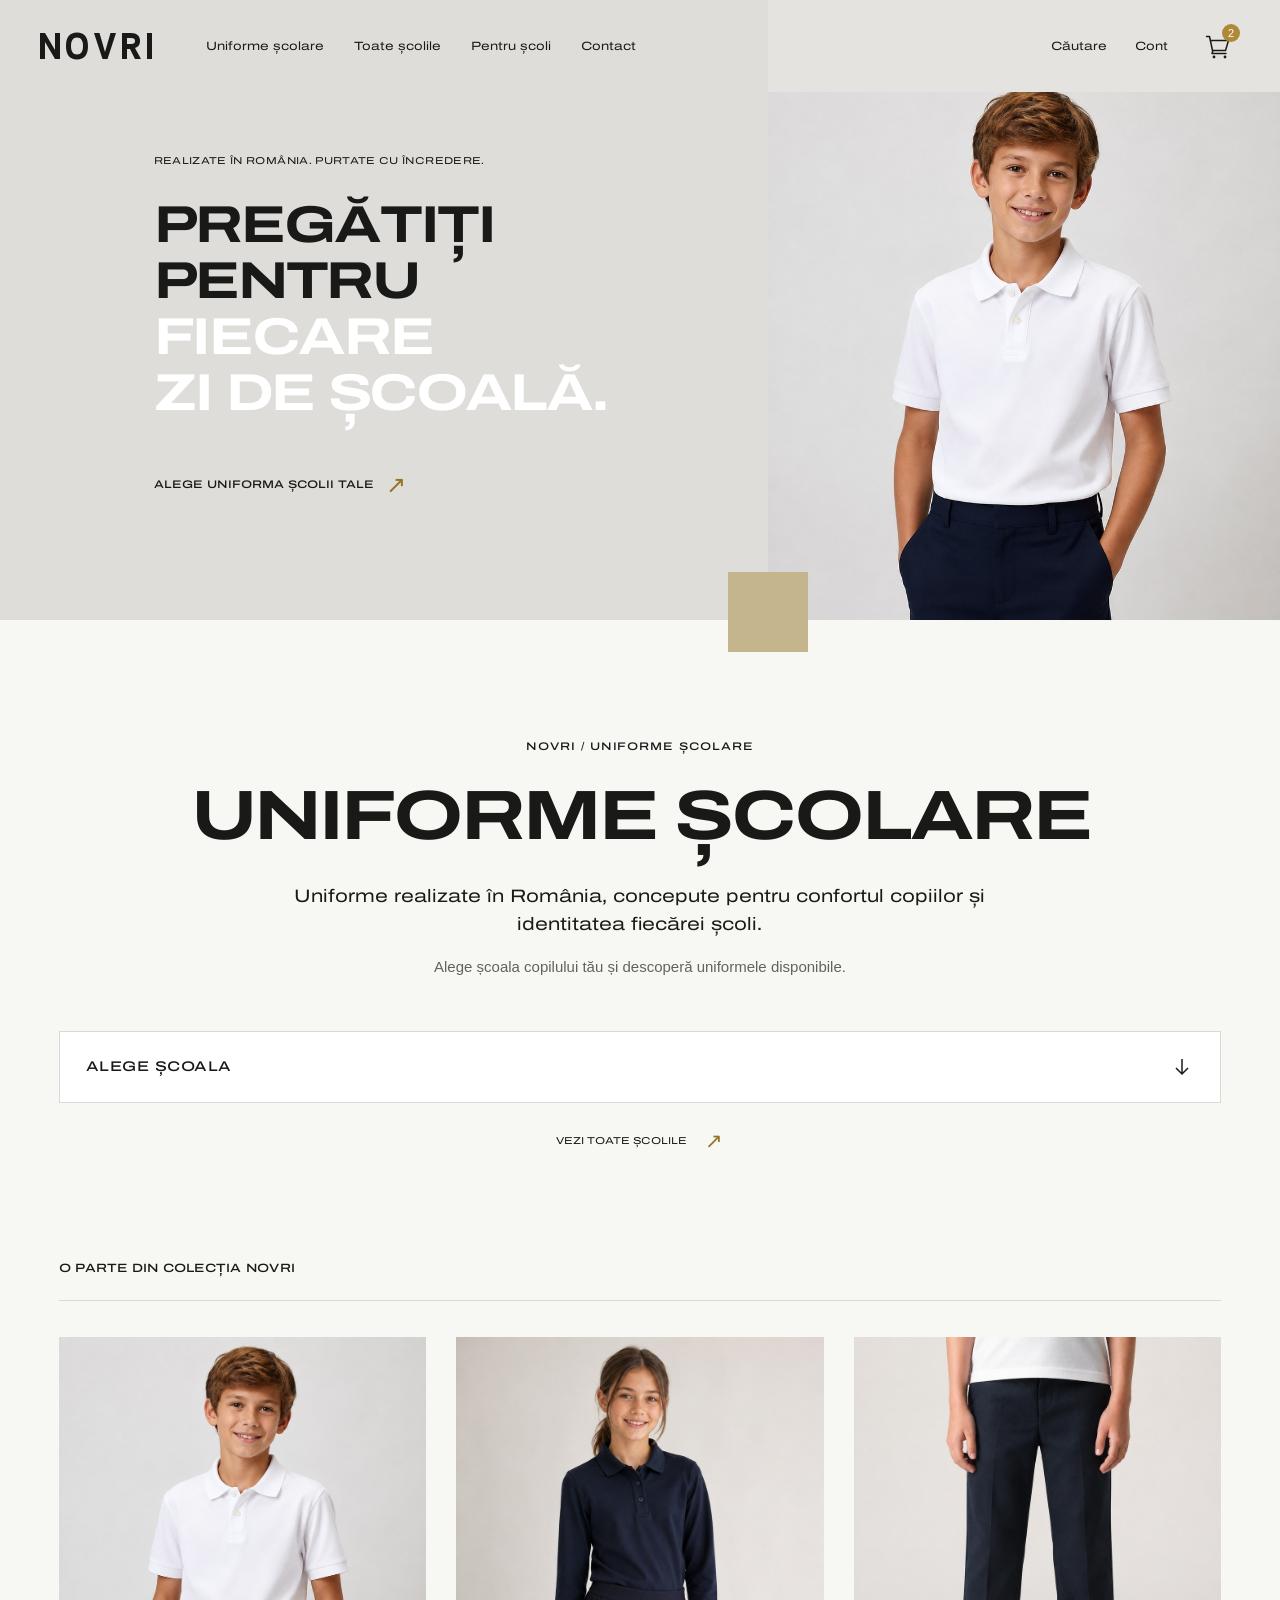
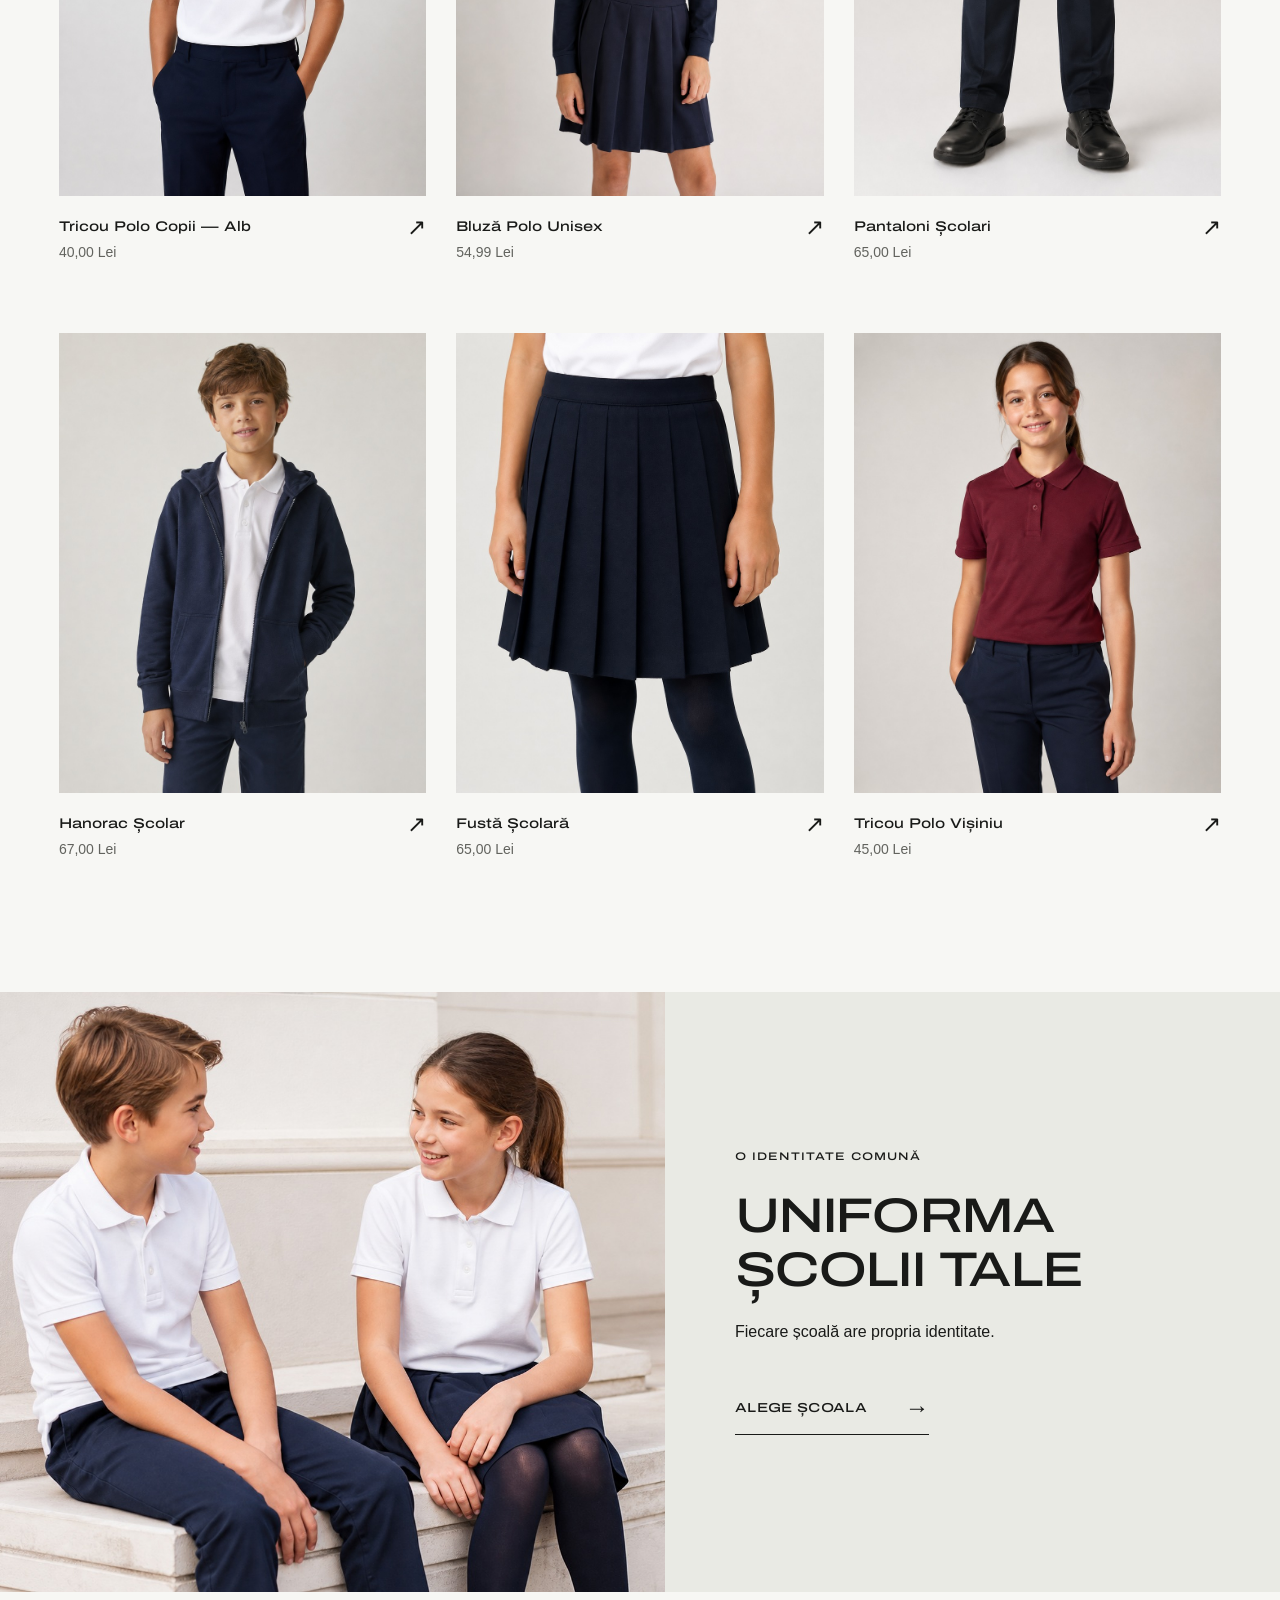
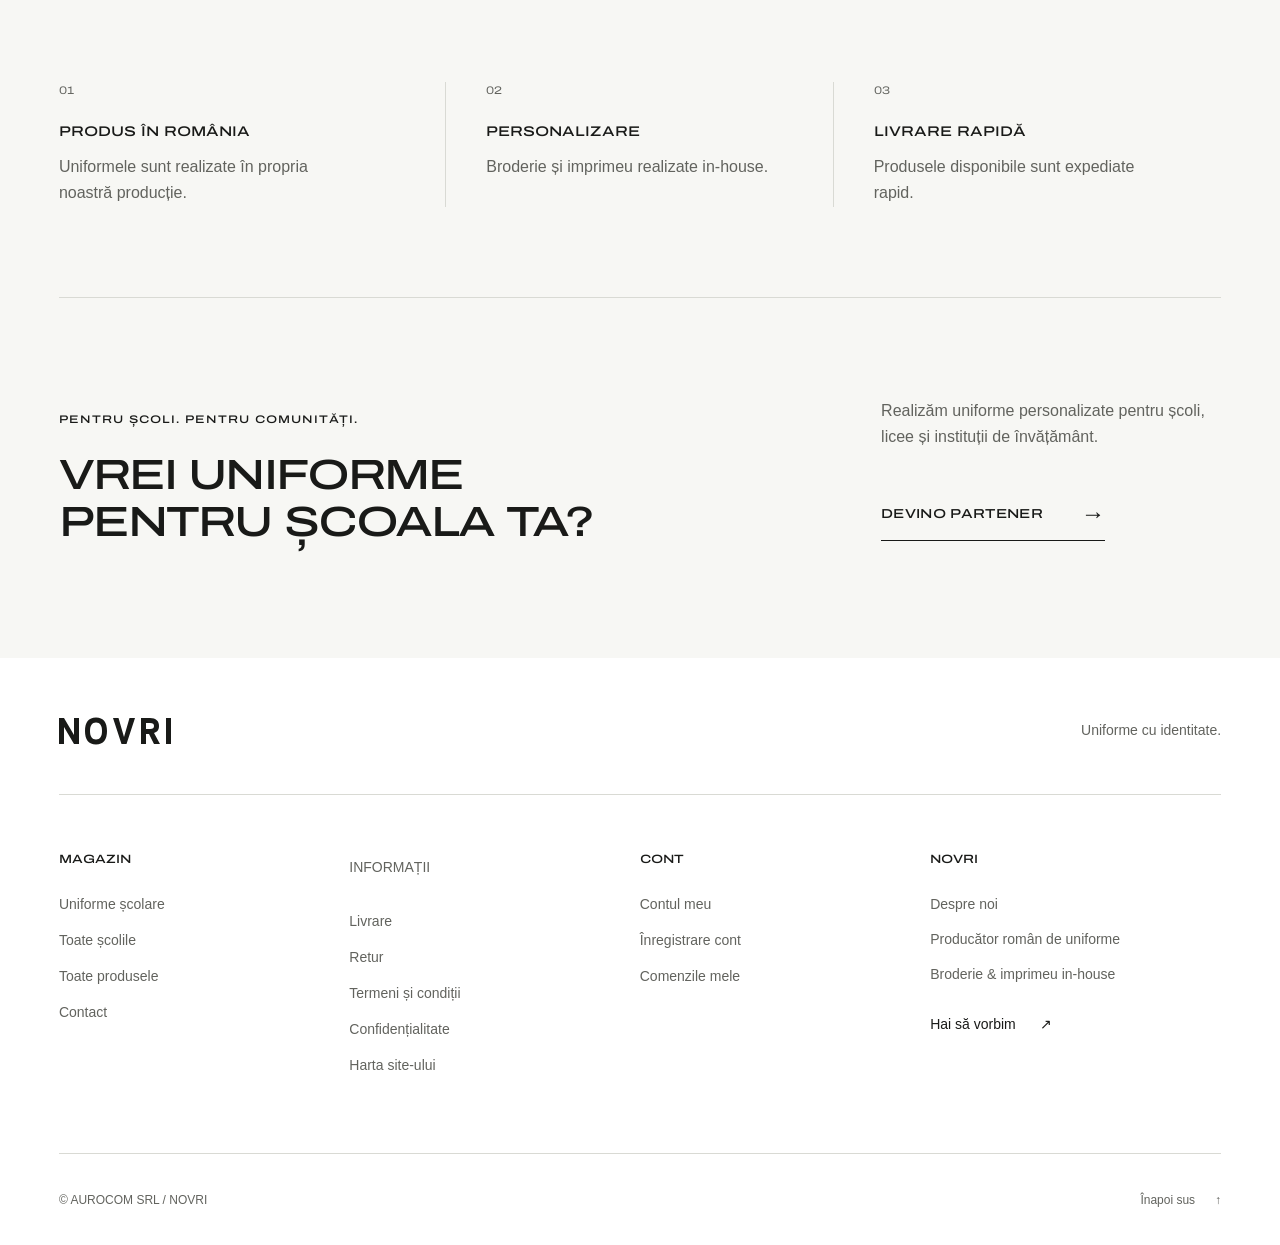
<file: uniforme-scolare-landing/index.html>
<!doctype html>
<html lang="ro">
<head>
  <meta charset="utf-8">
  <meta name="viewport" content="width=device-width, initial-scale=1">
  <meta name="theme-color" content="#f7f7f4">
  <meta name="description" content="Uniforme școlare realizate în România. Alege școala copilului tău și descoperă tricouri polo, bluze, hanorace, pantaloni și fuste NOVRI.">
  <title>Uniforme școlare — NOVRI</title>
  <link rel="icon" href="assets/logo.svg" type="image/svg+xml">
  <link rel="preload" href="assets/fonts/archivo-expanded-latin.woff2" as="font" type="font/woff2" crossorigin>
  <link rel="preload" href="assets/fonts/archivo-expanded-latin-ext.woff2" as="font" type="font/woff2" crossorigin>
  <link rel="stylesheet" href="css/styles.css">
  <link rel="stylesheet" href="css/account.css">
  <script src="js/catalog.js" defer></script>
  <script src="js/cart-state.js" defer></script>
  <script src="js/navigation.js" defer></script>
  <script src="js/account.js" defer></script>
  <script src="js/main.js" defer></script>
</head>
<!-- Only this standalone document has its default body margin removed.
     For OpenCart, move the wrapper and its stylesheet and script references into the dedicated template. -->
<body style="margin: 0;">
  <div id="school-uniforms-landing">
    <a class="school-skip-link" href="#school-main">Sari la conținut</a>

    <header class="school-header">
      <div class="school-header-inner">
        <a class="school-logo" href="index.html" aria-label="NOVRI — pagina principală">
          <img src="assets/logo.svg" alt="NOVRI" width="112" height="36">
        </a>
        <nav class="school-nav" id="school-menu" aria-label="Navigație principală">
          <a class="school-nav-link" href="#school-main" aria-current="page">Uniforme școlare</a>
          <a class="school-nav-link" href="scoli.html">Toate școlile</a>
          <a class="school-nav-link" href="#school-partners">Pentru școli</a>
          <a class="school-nav-link" href="contact.html">Contact</a>
          <a class="school-nav-link school-mobile-only" href="#" data-school-placeholder>Căutare</a>
          <a class="school-nav-link school-mobile-only" href="#school-account-dialog" data-school-account-open aria-haspopup="dialog" aria-controls="school-account-dialog">Contul meu</a>
        </nav>
        <div class="school-header-actions">
          <!-- Replace placeholder hrefs with the existing OpenCart URLs during integration. -->
          <a class="school-desktop-only" href="#" data-school-placeholder>Căutare</a>
          <a class="school-desktop-only" href="#school-account-dialog" data-school-account-open aria-haspopup="dialog" aria-controls="school-account-dialog">Cont</a>
          <a class="school-cart-link" href="cos.html">
            <span class="school-visually-hidden">Coș de cumpărături, produse: </span>
            <svg class="school-cart-icon" width="28" height="28" viewBox="0 0 28 28" fill="none" aria-hidden="true"><path d="M2.5 4.5h3l3 14h13l3-10H6.5M9 18.5l-1 3h14" stroke="currentColor" stroke-width="1.5" stroke-linecap="round" stroke-linejoin="round"/><circle cx="10" cy="25" r="1.4" fill="currentColor"/><circle cx="21" cy="25" r="1.4" fill="currentColor"/></svg>
            <span class="school-cart-count" id="school-cart-count" data-school-cart-count>0</span>
          </a>
          <button class="school-menu-toggle" type="button" aria-expanded="false" aria-controls="school-menu" aria-label="Deschide meniul" hidden>
            <span class="school-menu-label">Meniu</span>
            <span class="school-menu-icon" aria-hidden="true"><span></span><span></span></span>
          </button>
        </div>
      </div>
    </header>

    <main id="school-main">
      <section class="school-campaign" aria-labelledby="school-campaign-title">
        <div class="school-campaign-copy">
          <p class="school-campaign-eyebrow">REALIZATE ÎN ROMÂNIA. PURTATE CU ÎNCREDERE.</p>
          <h2 class="school-campaign-title" id="school-campaign-title"><span>Pregătiți</span><span>pentru</span><span class="school-campaign-light">fiecare</span><span class="school-campaign-light">zi de școală.</span></h2>
          <a class="school-campaign-cta" href="#school-selector" data-school-selector-link>Alege uniforma școlii tale <span aria-hidden="true">↗</span></a>
        </div>
        <div class="school-campaign-image">
          <img src="assets/product-01.jpg" alt="Elev în tricou polo alb și pantaloni bleumarin, pregătit pentru o nouă zi de școală" width="900" height="1125" fetchpriority="high" decoding="async">
        </div>
        <span class="school-campaign-accent" aria-hidden="true"></span>
      </section>
      <section class="school-hero school-container" aria-labelledby="school-title">
        <p class="school-eyebrow">NOVRI / UNIFORME ȘCOLARE</p>
        <h1 class="school-title" id="school-title"><span>Uniforme</span> <span>școlare</span></h1>
        <p class="school-hero-description">Uniforme realizate în România, concepute pentru confortul copiilor și identitatea fiecărei școli.</p>
        <p class="school-hero-note" id="school-selector-description">Alege școala copilului tău și descoperă uniformele disponibile.</p>
      </section>

      <section class="school-selector-section school-container" aria-label="Alege școala copilului tău">
        <div class="school-school-selector" id="school-selector">
          <button class="school-selector-trigger" id="school-selector-trigger" type="button" aria-expanded="false" aria-controls="school-selector-panel" aria-haspopup="listbox" aria-describedby="school-selector-description" disabled>
            <span>Alege școala</span>
            <svg class="school-selector-arrow" width="24" height="24" viewBox="0 0 24 24" fill="none" aria-hidden="true"><path d="M12 4v15m-6-6 6 6 6-6" stroke="currentColor" stroke-width="1.5"/></svg>
          </button>
          <div class="school-selector-panel" id="school-selector-panel" hidden>
            <!-- Optional search: enable selectorSettings.searchEnabled in main.js. -->
            <div class="school-selector-search" id="school-selector-search" hidden>
              <label class="school-visually-hidden" for="school-search-input">Caută o școală</label>
              <input class="school-search-input" id="school-search-input" type="search" placeholder="Caută școala…" autocomplete="off" aria-controls="school-listbox">
            </div>
            <div class="school-selector-list" id="school-listbox" role="listbox" aria-label="Școli partenere"></div>
            <p class="school-selector-empty" id="school-selector-empty" role="status" hidden>Nu am găsit această școală.</p>
          </div>
        </div>
        <a class="school-directory-home-link" href="scoli.html">Vezi toate școlile <span aria-hidden="true">↗</span></a>
        <noscript><p class="school-noscript">Activează JavaScript pentru a alege școala sau <a href="https://meai.ro/uniforme-scolare">consultă lista școlilor pe NOVRI</a>.</p></noscript>
      </section>

      <section class="school-collection school-container" id="school-collection" aria-label="Colecția de uniforme școlare">
        <div class="school-collection-toolbar">
          <h2 class="school-collection-title">O parte din colecția NOVRI</h2>
        </div>

        <div class="school-product-grid">
          <!-- Product URLs live only in href. Photos and prices are presentation placeholders. -->
          <article class="school-product-card">
            <a class="school-product-link" href="produs.html?produs=tricou-polo-alb">
              <div class="school-product-image"><img src="assets/product-01.jpg" alt="Tricou polo alb, cu mânecă scurtă, purtat cu pantaloni școlari bleumarin" width="900" height="1125" loading="lazy" decoding="async"></div>
              <div class="school-product-info"><div><h2 class="school-product-name">Tricou Polo Copii — Alb</h2><p class="school-product-price">40,00 Lei</p></div><span class="school-product-arrow" aria-hidden="true">↗</span></div>
            </a>
          </article>
          <article class="school-product-card">
            <a class="school-product-link" href="produs.html?produs=bluza-polo">
              <div class="school-product-image"><img src="assets/product-02.jpg" alt="Bluză polo bleumarin cu mânecă lungă, pentru uniforma școlară" width="900" height="1125" loading="lazy" decoding="async"></div>
              <div class="school-product-info"><div><h2 class="school-product-name">Bluză Polo Unisex</h2><p class="school-product-price">54,99 Lei</p></div><span class="school-product-arrow" aria-hidden="true">↗</span></div>
            </a>
          </article>
          <article class="school-product-card">
            <a class="school-product-link" href="produs.html?produs=pantaloni-scolari">
              <div class="school-product-image"><img src="assets/product-03.jpg" alt="Pantaloni școlari bleumarin, cu croială dreaptă" width="900" height="1125" loading="lazy" decoding="async"></div>
              <div class="school-product-info"><div><h2 class="school-product-name">Pantaloni Școlari</h2><p class="school-product-price">65,00 Lei</p></div><span class="school-product-arrow" aria-hidden="true">↗</span></div>
            </a>
          </article>
          <article class="school-product-card">
            <a class="school-product-link" href="produs.html?produs=hanorac-scolar">
              <div class="school-product-image"><img src="assets/product-04.jpg" alt="Hanorac școlar bleumarin cu fermoar, purtat peste un tricou polo alb" width="900" height="1125" loading="lazy" decoding="async"></div>
              <div class="school-product-info"><div><h2 class="school-product-name">Hanorac Școlar</h2><p class="school-product-price">67,00 Lei</p></div><span class="school-product-arrow" aria-hidden="true">↗</span></div>
            </a>
          </article>
          <article class="school-product-card">
            <a class="school-product-link" href="produs.html?produs=fusta-scolara">
              <div class="school-product-image"><img src="assets/product-05.jpg" alt="Fustă școlară plisată, bleumarin, asortată cu un tricou polo alb" width="900" height="1125" loading="lazy" decoding="async"></div>
              <div class="school-product-info"><div><h2 class="school-product-name">Fustă Școlară</h2><p class="school-product-price">65,00 Lei</p></div><span class="school-product-arrow" aria-hidden="true">↗</span></div>
            </a>
          </article>
          <article class="school-product-card">
            <a class="school-product-link" href="produs.html?produs=tricou-polo-visiniu">
              <div class="school-product-image"><img src="assets/product-06.jpg" alt="Tricou polo vișiniu, cu mânecă scurtă, pentru uniforma școlară" width="900" height="1125" loading="lazy" decoding="async"></div>
              <div class="school-product-info"><div><h2 class="school-product-name">Tricou Polo Vișiniu</h2><p class="school-product-price">45,00 Lei</p></div><span class="school-product-arrow" aria-hidden="true">↗</span></div>
            </a>
          </article>
        </div>
      </section>

      <section class="school-editorial" aria-labelledby="school-editorial-title">
        <div class="school-editorial-image"><img src="assets/hero.jpg" alt="Doi copii în uniforme școlare albe și bleumarin, împreună în fața școlii" width="1600" height="1000" loading="lazy" decoding="async"></div>
        <div class="school-editorial-copy">
          <p class="school-eyebrow">O IDENTITATE COMUNĂ</p>
          <h2 class="school-section-title" id="school-editorial-title">Uniforma<br>școlii tale</h2>
          <p>Fiecare școală are propria identitate.</p>
          <a class="school-text-cta" href="#school-selector" data-school-selector-link>Alege școala <span aria-hidden="true">→</span></a>
        </div>
      </section>

      <section class="school-benefits school-container" aria-label="De ce NOVRI">
        <div class="school-benefit"><span class="school-benefit-index" aria-hidden="true">01</span><h2>Produs în România</h2><p>Uniformele sunt realizate în propria noastră producție.</p></div>
        <div class="school-benefit"><span class="school-benefit-index" aria-hidden="true">02</span><h2>Personalizare</h2><p>Broderie și imprimeu realizate in-house.</p></div>
        <div class="school-benefit"><span class="school-benefit-index" aria-hidden="true">03</span><h2>Livrare rapidă</h2><p>Produsele disponibile sunt expediate rapid.</p></div>
      </section>

      <section class="school-partners school-container" id="school-partners" aria-labelledby="school-partners-title">
        <div><p class="school-eyebrow">PENTRU ȘCOLI. PENTRU COMUNITĂȚI.</p><h2 class="school-section-title" id="school-partners-title">Vrei uniforme<br>pentru școala ta?</h2></div>
        <div class="school-partners-copy"><p>Realizăm uniforme personalizate pentru școli, licee și instituții de învățământ.</p><a class="school-text-cta" href="contact.html?subiect=scoala#school-contact-form">Devino partener <span aria-hidden="true">→</span></a></div>
      </section>
    </main>


    <!-- Shared account fragment. Included statically in each standalone page. -->
    <dialog class="school-account-dialog" id="school-account-dialog" data-school-account-mode="login" aria-labelledby="school-account-title" aria-describedby="school-account-description school-account-demo-note">
      <button class="school-account-close" type="button" data-school-account-close aria-label="Închide fereastra contului"><svg width="20" height="20" viewBox="0 0 24 24" fill="none" aria-hidden="true"><path d="m6 6 12 12M18 6 6 18" stroke="currentColor" stroke-width="1.5"/></svg></button>
      <div class="school-account-body">
      <p class="school-account-eyebrow">NOVRI / CONTUL TĂU</p>
      <h2 id="school-account-title">Bine ai revenit</h2>
      <p class="school-account-description" id="school-account-description">Intră în cont pentru comenzile și uniformele tale.</p>
      <form class="school-account-form" id="school-account-form" method="dialog" autocomplete="off" novalidate>
        <fieldset class="school-account-group">
          <legend id="school-account-personal-heading" hidden>Detalii personale</legend>
          <div class="school-account-field-grid">
            <div class="school-account-field" data-school-register-field hidden><label for="school-account-firstname">Prenume *</label><input id="school-account-firstname" name="account-firstname" type="text" autocomplete="off" maxlength="32" required disabled></div>
            <div class="school-account-field" data-school-register-field hidden><label for="school-account-lastname">Nume *</label><input id="school-account-lastname" name="account-lastname" type="text" autocomplete="off" maxlength="32" required disabled></div>
            <div class="school-account-field"><label for="school-account-email" id="school-account-email-label">Adresa de e-mail</label><input id="school-account-email" name="account-email" type="email" inputmode="email" autocomplete="off" autocapitalize="none" spellcheck="false" maxlength="160" required></div>
            <div class="school-account-field" data-school-register-field hidden><label for="school-account-phone">Telefon *</label><input id="school-account-phone" name="account-phone" type="tel" autocomplete="off" maxlength="32" required disabled></div>
          </div>
        </fieldset>
        <fieldset class="school-account-group school-account-credentials" id="school-account-credentials">
          <legend id="school-account-password-heading" hidden>Parola ta</legend>
          <div class="school-account-field-grid">
            <div class="school-account-field" id="school-account-password-field"><label for="school-account-password" id="school-account-password-label">Parolă</label><input id="school-account-password" name="account-password" type="password" autocomplete="off" maxlength="160" required></div>
            <div class="school-account-field" data-school-register-field hidden><label for="school-account-password-confirm">Confirmă parola *</label><input id="school-account-password-confirm" name="account-password-confirm" type="password" autocomplete="off" maxlength="160" required disabled></div>
          </div>
        </fieldset>
        <button class="school-account-text-button school-account-forgot" type="button" id="school-account-forgot">Ai uitat parola?</button>
        <fieldset class="school-account-group school-account-newsletter" data-school-register-field hidden>
          <legend>Newsletter</legend>
          <div class="school-account-newsletter-row"><span>Noutăți și colecții NOVRI</span><div class="school-account-radio-options"><label><input type="radio" name="account-newsletter" value="1" disabled> Da</label><label><input type="radio" name="account-newsletter" value="0" checked disabled> Nu</label></div></div>
        </fieldset>
        <div class="school-account-consent" data-school-register-field hidden><label><input id="school-account-privacy" name="account-privacy" type="checkbox" required disabled><span>Am citit și sunt de acord cu <a href="confidentialitate.html" target="_blank" rel="noopener" aria-label="Politica de confidențialitate, se deschide într-o filă nouă">Politica de confidențialitate</a>. *</span></label></div>
        <button class="school-account-submit" type="submit"><span id="school-account-submit-label">Autentificare</span><span aria-hidden="true">→</span></button>
        <button class="school-account-text-button school-account-back" type="button" id="school-account-back" hidden><span aria-hidden="true">←</span> Înapoi la autentificare</button>
        <p class="school-account-status" id="school-account-status" role="status" aria-live="polite" aria-atomic="true" hidden></p>
      </form>
      <div class="school-account-register-prompt" id="school-account-register-prompt"><span>Nu ai încă un cont?</span><button class="school-account-text-button" type="button" id="school-account-register">Înregistrare cont <span aria-hidden="true">↗</span></button></div>
      <p class="school-account-demo-note" id="school-account-demo-note">Demo de design. Folosește date fictive; formularul nu trimite date.</p>
      </div>
    </dialog>

    <footer class="school-footer" id="contact">
      <div class="school-footer-inner school-container">
        <div class="school-footer-top"><a class="school-logo" href="index.html" aria-label="NOVRI — pagina principală"><img src="assets/logo.svg" alt="NOVRI" width="112" height="36" loading="lazy"></a><span class="school-footer-signature">Uniforme cu identitate.</span></div>
        <div class="school-footer-grid">
          <nav class="school-footer-column" aria-labelledby="school-footer-shop"><h2 id="school-footer-shop">Magazin</h2><a href="#school-main">Uniforme școlare</a><a href="scoli.html">Toate școlile</a><a href="#" data-school-placeholder>Toate produsele</a><a href="contact.html">Contact</a></nav>
          <nav class="school-footer-column" aria-labelledby="school-footer-info"><h2 id="school-footer-info"><a href="informatii.html">Informații</a></h2><a href="livrare.html">Livrare</a><a href="retur.html">Retur</a><a href="termeni-si-conditii.html">Termeni și condiții</a><a href="confidentialitate.html">Confidențialitate</a><a href="harta-site.html">Harta site-ului</a></nav>
          <nav class="school-footer-column" aria-labelledby="school-footer-account"><h2 id="school-footer-account">Cont</h2><a href="#school-account-dialog" data-school-account-open aria-haspopup="dialog" aria-controls="school-account-dialog">Contul meu</a><a href="#school-account-dialog" data-school-account-open="register" aria-haspopup="dialog" aria-controls="school-account-dialog">Înregistrare cont</a><a href="#" data-school-placeholder>Comenzile mele</a></nav>
          <div class="school-footer-column"><h2>NOVRI</h2><a href="despre-noi.html">Despre noi</a><p>Producător român de uniforme</p><p>Broderie &amp; imprimeu in-house</p><a class="school-footer-contact" href="contact.html">Hai să vorbim <span aria-hidden="true">↗</span></a></div>
        </div>
        <div class="school-footer-bottom"><small>© AUROCOM SRL / NOVRI</small><a href="#school-main">Înapoi sus <span aria-hidden="true">↑</span></a></div>
      </div>
    </footer>
  </div>
</body>
</html>
</file>
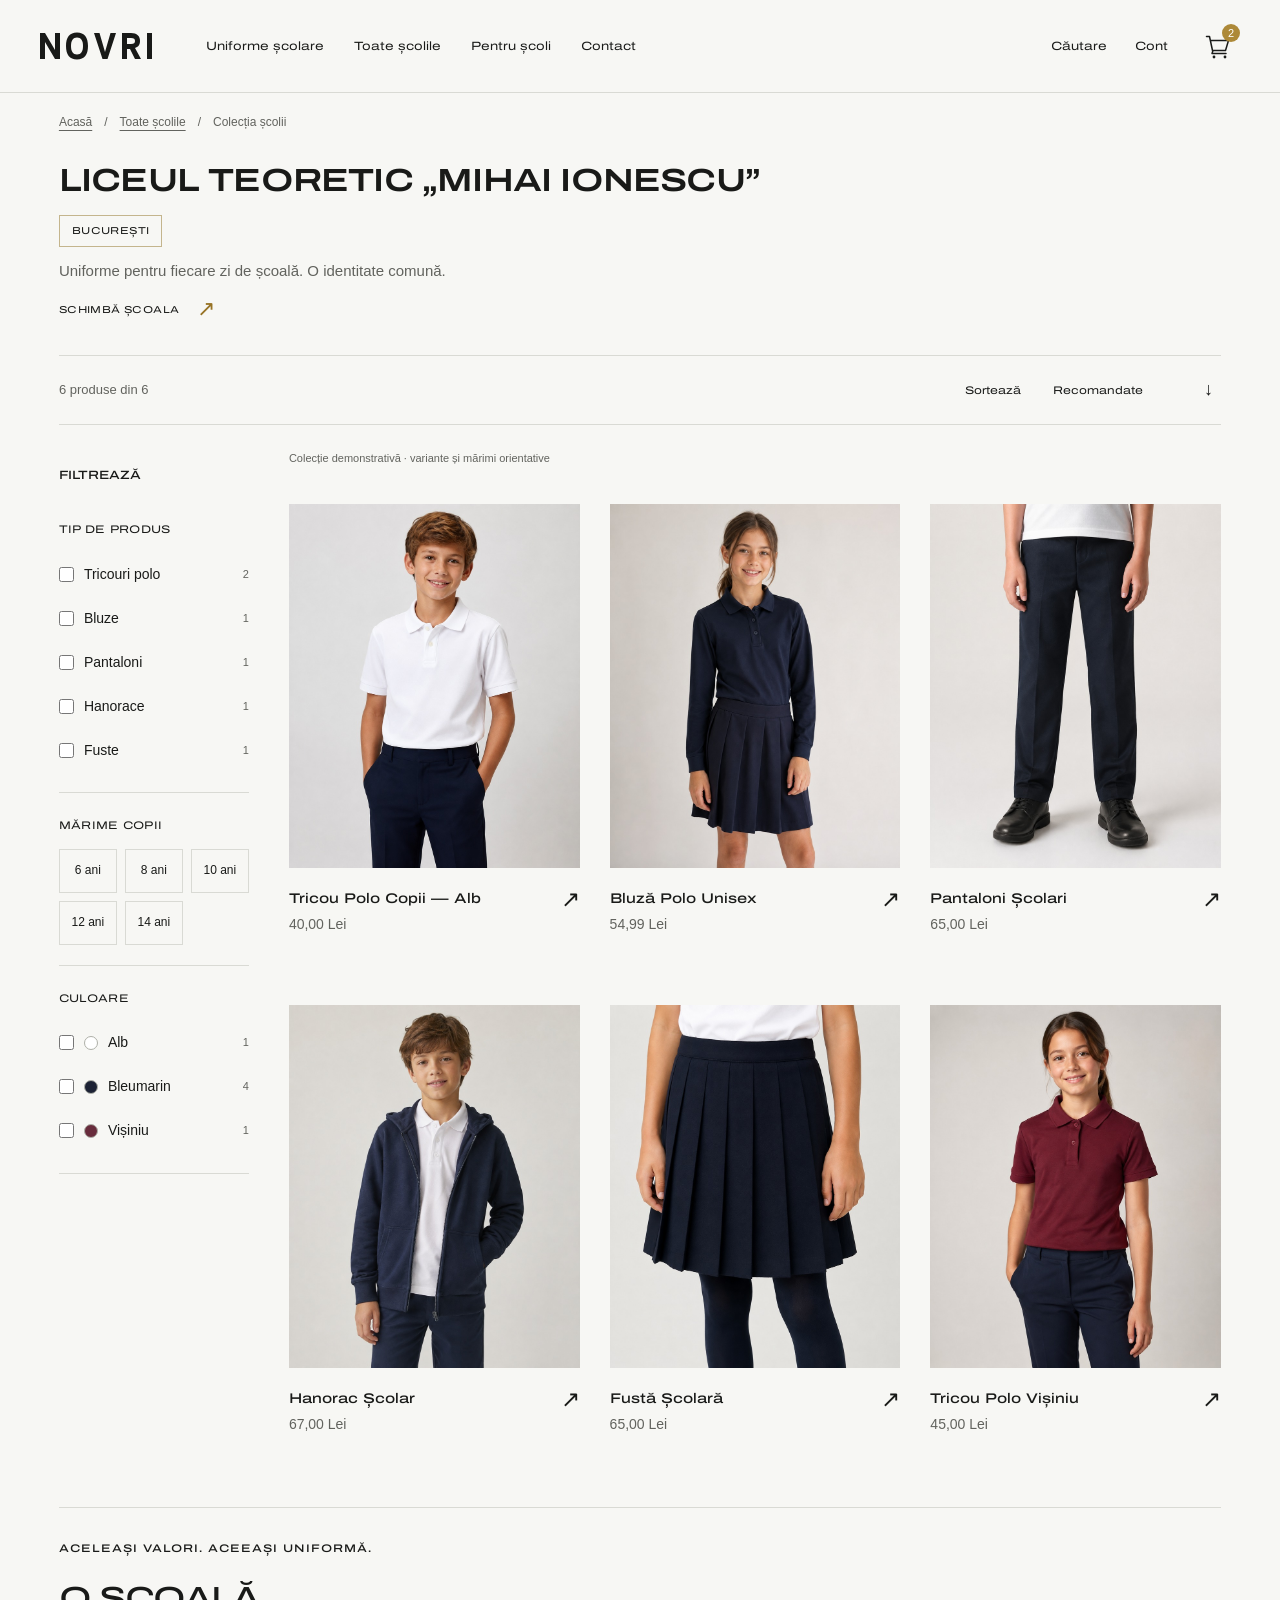
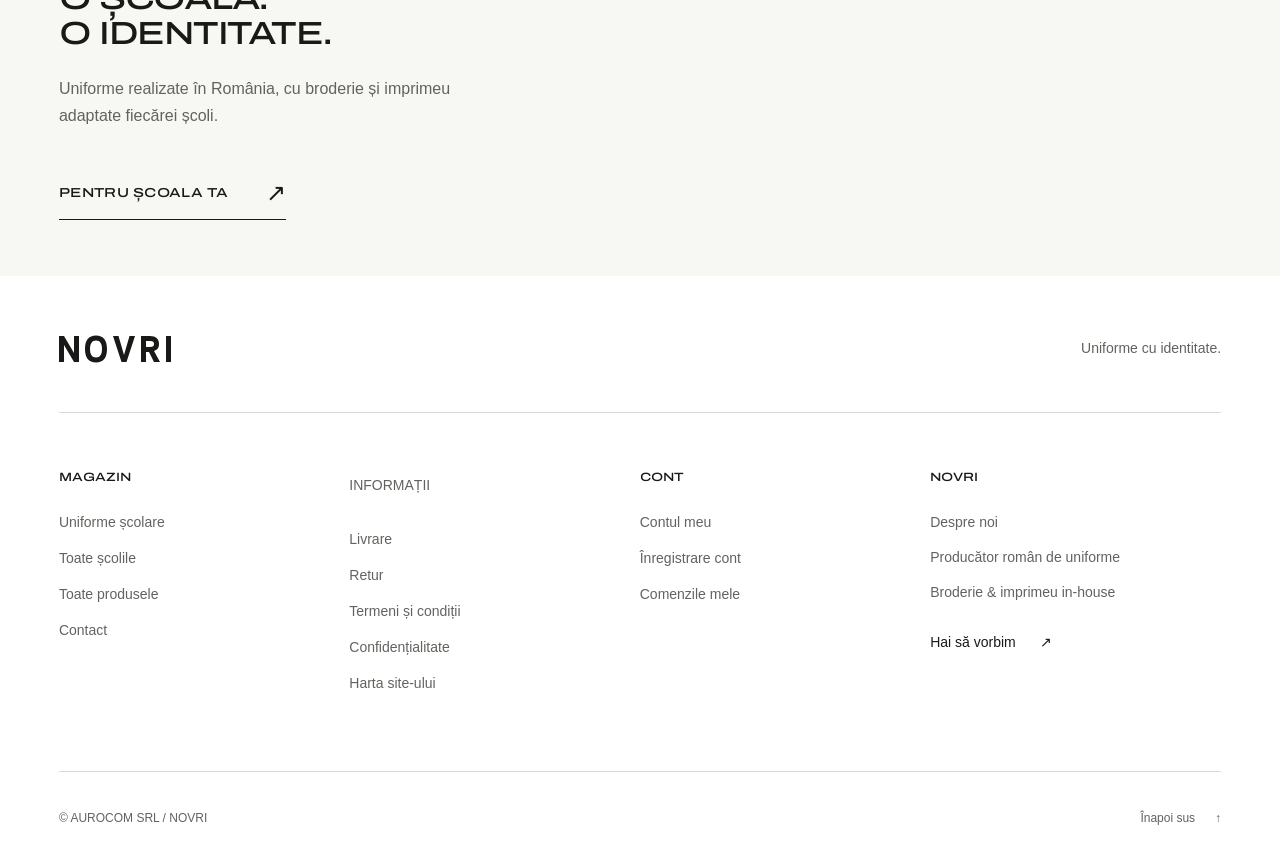
<file: uniforme-scolare-landing/categorie.html>
<!doctype html>
<html lang="ro">
<head>
  <meta charset="utf-8">
  <meta name="viewport" content="width=device-width, initial-scale=1">
  <meta name="theme-color" content="#f7f7f4">
  <meta name="description" content="Uniforme școlare realizate în România. Alege școala copilului tău și descoperă tricouri polo, bluze, hanorace, pantaloni și fuste NOVRI.">
  <title>Colecția școlii — NOVRI</title>
  <link rel="icon" href="assets/logo.svg" type="image/svg+xml">
  <link rel="preload" href="assets/fonts/archivo-expanded-latin.woff2" as="font" type="font/woff2" crossorigin>
  <link rel="preload" href="assets/fonts/archivo-expanded-latin-ext.woff2" as="font" type="font/woff2" crossorigin>
  <link rel="stylesheet" href="css/styles.css">
  <link rel="stylesheet" href="css/account.css">
  <link rel="stylesheet" href="css/category.css">
  <script src="js/catalog.js" defer></script>
  <script src="js/cart-state.js" defer></script>
  <script src="js/navigation.js" defer></script>
  <script src="js/account.js" defer></script>
  <script src="js/category.js" defer></script>
</head>
<!-- Only this standalone document has its default body margin removed.
     For OpenCart, move the wrapper and its stylesheet and script references into the dedicated template. -->
<body style="margin: 0;">
  <div id="school-uniforms-landing" class="school-category-page">
    <a class="school-skip-link" href="#school-main">Sari la conținut</a>

    <header class="school-header">
      <div class="school-header-inner">
        <a class="school-logo" href="index.html" aria-label="NOVRI — pagina principală">
          <img src="assets/logo.svg" alt="NOVRI" width="112" height="36">
        </a>
        <nav class="school-nav" id="school-menu" aria-label="Navigație principală">
          <a class="school-nav-link" href="index.html#school-main">Uniforme școlare</a>
          <a class="school-nav-link" href="scoli.html">Toate școlile</a>
          <a class="school-nav-link" href="index.html#school-partners">Pentru școli</a>
          <a class="school-nav-link" href="contact.html">Contact</a>
          <a class="school-nav-link school-mobile-only" href="#" data-school-placeholder>Căutare</a>
          <a class="school-nav-link school-mobile-only" href="#school-account-dialog" data-school-account-open aria-haspopup="dialog" aria-controls="school-account-dialog">Contul meu</a>
        </nav>
        <div class="school-header-actions">
          <!-- Replace placeholder hrefs with the existing OpenCart URLs during integration. -->
          <a class="school-desktop-only" href="#" data-school-placeholder>Căutare</a>
          <a class="school-desktop-only" href="#school-account-dialog" data-school-account-open aria-haspopup="dialog" aria-controls="school-account-dialog">Cont</a>
          <a class="school-cart-link" href="cos.html">
            <span class="school-visually-hidden">Coș de cumpărături, produse: </span>
            <svg class="school-cart-icon" width="28" height="28" viewBox="0 0 28 28" fill="none" aria-hidden="true"><path d="M2.5 4.5h3l3 14h13l3-10H6.5M9 18.5l-1 3h14" stroke="currentColor" stroke-width="1.5" stroke-linecap="round" stroke-linejoin="round"/><circle cx="10" cy="25" r="1.4" fill="currentColor"/><circle cx="21" cy="25" r="1.4" fill="currentColor"/></svg>
            <span class="school-cart-count" id="school-cart-count" data-school-cart-count>0</span>
          </a>
          <button class="school-menu-toggle" type="button" aria-expanded="false" aria-controls="school-menu" aria-label="Deschide meniul" hidden>
            <span class="school-menu-label">Meniu</span>
            <span class="school-menu-icon" aria-hidden="true"><span></span><span></span></span>
          </button>
        </div>
      </div>
    </header>

    <main id="school-main">
      <nav class="school-category-breadcrumbs school-container" aria-label="Fir de navigare">
        <a href="index.html">Acasă</a><span aria-hidden="true">/</span>
        <a href="scoli.html">Toate școlile</a><span aria-hidden="true">/</span>
        <span aria-current="page">Colecția școlii</span>
      </nav>
      <section class="school-category-hero school-container" aria-labelledby="school-category-title">
        <h1 id="school-category-title">Liceul Teoretic „Mihai Ionescu”</h1>
        <p class="school-category-location" id="school-category-location">București</p>
        <p class="school-category-intro">Uniforme pentru fiecare zi de școală. O identitate comună.</p>
        <a class="school-change-school" href="scoli.html">Schimbă școala <span aria-hidden="true">↗</span></a>
      </section>

      <section class="school-category-collection school-container" aria-label="Produsele școlii">
        <div class="school-category-toolbar">
          <button class="school-filter-toggle" id="school-filter-toggle" type="button" aria-expanded="false" aria-controls="school-filter-panel" hidden>
            <svg width="18" height="18" viewBox="0 0 18 18" fill="none" aria-hidden="true"><path d="M2 5h14M2 13h14M6 2v6m6 2v6" stroke="currentColor" stroke-width="1.3"/></svg>
            Filtre <span id="school-filter-total"></span>
          </button>
          <p class="school-results-count" id="school-results-count" role="status" aria-live="polite" aria-atomic="true">Colecția NOVRI</p>
          <label class="school-sort-label" for="school-sort">Sortează
            <span class="school-sort-control"><select id="school-sort" disabled>
              <option value="recomandate">Recomandate</option>
              <option value="pret-crescator">Preț crescător</option>
              <option value="pret-descrescator">Preț descrescător</option>
              <option value="nume">Nume A–Z</option>
            </select><span aria-hidden="true">↓</span></span>
          </label>
        </div>
        <div class="school-category-layout">
          <aside class="school-filter-panel" id="school-filter-panel" aria-label="Filtrează produsele" hidden>
            <div class="school-filter-heading"><h2>Filtrează</h2><button class="school-reset-filters" type="button" data-school-reset hidden>Șterge tot</button></div>
            <form id="school-filter-form">
              <fieldset class="school-filter-group"><legend>Tip de produs</legend><div id="school-filter-types"></div></fieldset>
              <fieldset class="school-filter-group"><legend>Mărime copii</legend><div class="school-filter-sizes" id="school-filter-sizes"></div></fieldset>
              <fieldset class="school-filter-group"><legend>Culoare</legend><div id="school-filter-colors"></div></fieldset>
              <button class="school-filter-done" id="school-filter-done" type="button">Vezi produsele <span aria-hidden="true">→</span></button>
            </form>
          </aside>
          <div class="school-category-results">
            <div class="school-active-filters" id="school-active-filters" aria-label="Filtre active" hidden></div>
            <p class="school-category-demo">Colecție demonstrativă · variante și mărimi orientative</p>
            <div class="school-product-grid" id="school-category-products"></div>
            <div class="school-category-empty" id="school-category-empty" hidden>
              <span class="school-eyebrow">O ALTĂ COMBINAȚIE</span>
              <h2>Nu am găsit produse.</h2>
              <p>Încearcă o altă mărime, culoare sau categorie.</p>
              <button type="button" class="school-empty-reset" data-school-reset>Șterge filtrele <span aria-hidden="true">↗</span></button>
            </div>
            <noscript><p class="school-noscript">Activează JavaScript pentru colecția și filtrele demo sau <a href="index.html#school-collection">vezi prezentarea produselor</a>.</p></noscript>
          </div>
        </div>
      </section>
      <section class="school-category-note school-container" aria-label="Uniforme personalizate">
        <p class="school-eyebrow">ACELEAȘI VALORI. ACEEAȘI UNIFORMĂ.</p>
        <h2>O școală.<br>O identitate.</h2>
        <p>Uniforme realizate în România, cu broderie și imprimeu adaptate fiecărei școli.</p>
        <a class="school-text-cta" href="index.html#school-partners">Pentru școala ta <span aria-hidden="true">↗</span></a>
      </section>
    </main>


    <!-- Shared account fragment. Included statically in each standalone page. -->
    <dialog class="school-account-dialog" id="school-account-dialog" data-school-account-mode="login" aria-labelledby="school-account-title" aria-describedby="school-account-description school-account-demo-note">
      <button class="school-account-close" type="button" data-school-account-close aria-label="Închide fereastra contului"><svg width="20" height="20" viewBox="0 0 24 24" fill="none" aria-hidden="true"><path d="m6 6 12 12M18 6 6 18" stroke="currentColor" stroke-width="1.5"/></svg></button>
      <div class="school-account-body">
      <p class="school-account-eyebrow">NOVRI / CONTUL TĂU</p>
      <h2 id="school-account-title">Bine ai revenit</h2>
      <p class="school-account-description" id="school-account-description">Intră în cont pentru comenzile și uniformele tale.</p>
      <form class="school-account-form" id="school-account-form" method="dialog" autocomplete="off" novalidate>
        <fieldset class="school-account-group">
          <legend id="school-account-personal-heading" hidden>Detalii personale</legend>
          <div class="school-account-field-grid">
            <div class="school-account-field" data-school-register-field hidden><label for="school-account-firstname">Prenume *</label><input id="school-account-firstname" name="account-firstname" type="text" autocomplete="off" maxlength="32" required disabled></div>
            <div class="school-account-field" data-school-register-field hidden><label for="school-account-lastname">Nume *</label><input id="school-account-lastname" name="account-lastname" type="text" autocomplete="off" maxlength="32" required disabled></div>
            <div class="school-account-field"><label for="school-account-email" id="school-account-email-label">Adresa de e-mail</label><input id="school-account-email" name="account-email" type="email" inputmode="email" autocomplete="off" autocapitalize="none" spellcheck="false" maxlength="160" required></div>
            <div class="school-account-field" data-school-register-field hidden><label for="school-account-phone">Telefon *</label><input id="school-account-phone" name="account-phone" type="tel" autocomplete="off" maxlength="32" required disabled></div>
          </div>
        </fieldset>
        <fieldset class="school-account-group school-account-credentials" id="school-account-credentials">
          <legend id="school-account-password-heading" hidden>Parola ta</legend>
          <div class="school-account-field-grid">
            <div class="school-account-field" id="school-account-password-field"><label for="school-account-password" id="school-account-password-label">Parolă</label><input id="school-account-password" name="account-password" type="password" autocomplete="off" maxlength="160" required></div>
            <div class="school-account-field" data-school-register-field hidden><label for="school-account-password-confirm">Confirmă parola *</label><input id="school-account-password-confirm" name="account-password-confirm" type="password" autocomplete="off" maxlength="160" required disabled></div>
          </div>
        </fieldset>
        <button class="school-account-text-button school-account-forgot" type="button" id="school-account-forgot">Ai uitat parola?</button>
        <fieldset class="school-account-group school-account-newsletter" data-school-register-field hidden>
          <legend>Newsletter</legend>
          <div class="school-account-newsletter-row"><span>Noutăți și colecții NOVRI</span><div class="school-account-radio-options"><label><input type="radio" name="account-newsletter" value="1" disabled> Da</label><label><input type="radio" name="account-newsletter" value="0" checked disabled> Nu</label></div></div>
        </fieldset>
        <div class="school-account-consent" data-school-register-field hidden><label><input id="school-account-privacy" name="account-privacy" type="checkbox" required disabled><span>Am citit și sunt de acord cu <a href="confidentialitate.html" target="_blank" rel="noopener" aria-label="Politica de confidențialitate, se deschide într-o filă nouă">Politica de confidențialitate</a>. *</span></label></div>
        <button class="school-account-submit" type="submit"><span id="school-account-submit-label">Autentificare</span><span aria-hidden="true">→</span></button>
        <button class="school-account-text-button school-account-back" type="button" id="school-account-back" hidden><span aria-hidden="true">←</span> Înapoi la autentificare</button>
        <p class="school-account-status" id="school-account-status" role="status" aria-live="polite" aria-atomic="true" hidden></p>
      </form>
      <div class="school-account-register-prompt" id="school-account-register-prompt"><span>Nu ai încă un cont?</span><button class="school-account-text-button" type="button" id="school-account-register">Înregistrare cont <span aria-hidden="true">↗</span></button></div>
      <p class="school-account-demo-note" id="school-account-demo-note">Demo de design. Folosește date fictive; formularul nu trimite date.</p>
      </div>
    </dialog>

    <footer class="school-footer" id="contact">
      <div class="school-footer-inner school-container">
        <div class="school-footer-top"><a class="school-logo" href="index.html" aria-label="NOVRI — pagina principală"><img src="assets/logo.svg" alt="NOVRI" width="112" height="36" loading="lazy"></a><span class="school-footer-signature">Uniforme cu identitate.</span></div>
        <div class="school-footer-grid">
          <nav class="school-footer-column" aria-labelledby="school-footer-shop"><h2 id="school-footer-shop">Magazin</h2><a href="index.html#school-main">Uniforme școlare</a><a href="scoli.html">Toate școlile</a><a href="index.html#school-collection">Toate produsele</a><a href="contact.html">Contact</a></nav>
          <nav class="school-footer-column" aria-labelledby="school-footer-info"><h2 id="school-footer-info"><a href="informatii.html">Informații</a></h2><a href="livrare.html">Livrare</a><a href="retur.html">Retur</a><a href="termeni-si-conditii.html">Termeni și condiții</a><a href="confidentialitate.html">Confidențialitate</a><a href="harta-site.html">Harta site-ului</a></nav>
          <nav class="school-footer-column" aria-labelledby="school-footer-account"><h2 id="school-footer-account">Cont</h2><a href="#school-account-dialog" data-school-account-open aria-haspopup="dialog" aria-controls="school-account-dialog">Contul meu</a><a href="#school-account-dialog" data-school-account-open="register" aria-haspopup="dialog" aria-controls="school-account-dialog">Înregistrare cont</a><a href="#" data-school-placeholder>Comenzile mele</a></nav>
          <div class="school-footer-column"><h2>NOVRI</h2><a href="despre-noi.html">Despre noi</a><p>Producător român de uniforme</p><p>Broderie &amp; imprimeu in-house</p><a class="school-footer-contact" href="contact.html">Hai să vorbim <span aria-hidden="true">↗</span></a></div>
        </div>
        <div class="school-footer-bottom"><small>© AUROCOM SRL / NOVRI</small><a href="#school-main">Înapoi sus <span aria-hidden="true">↑</span></a></div>
      </div>
    </footer>
  </div>
</body>
</html>
</file>
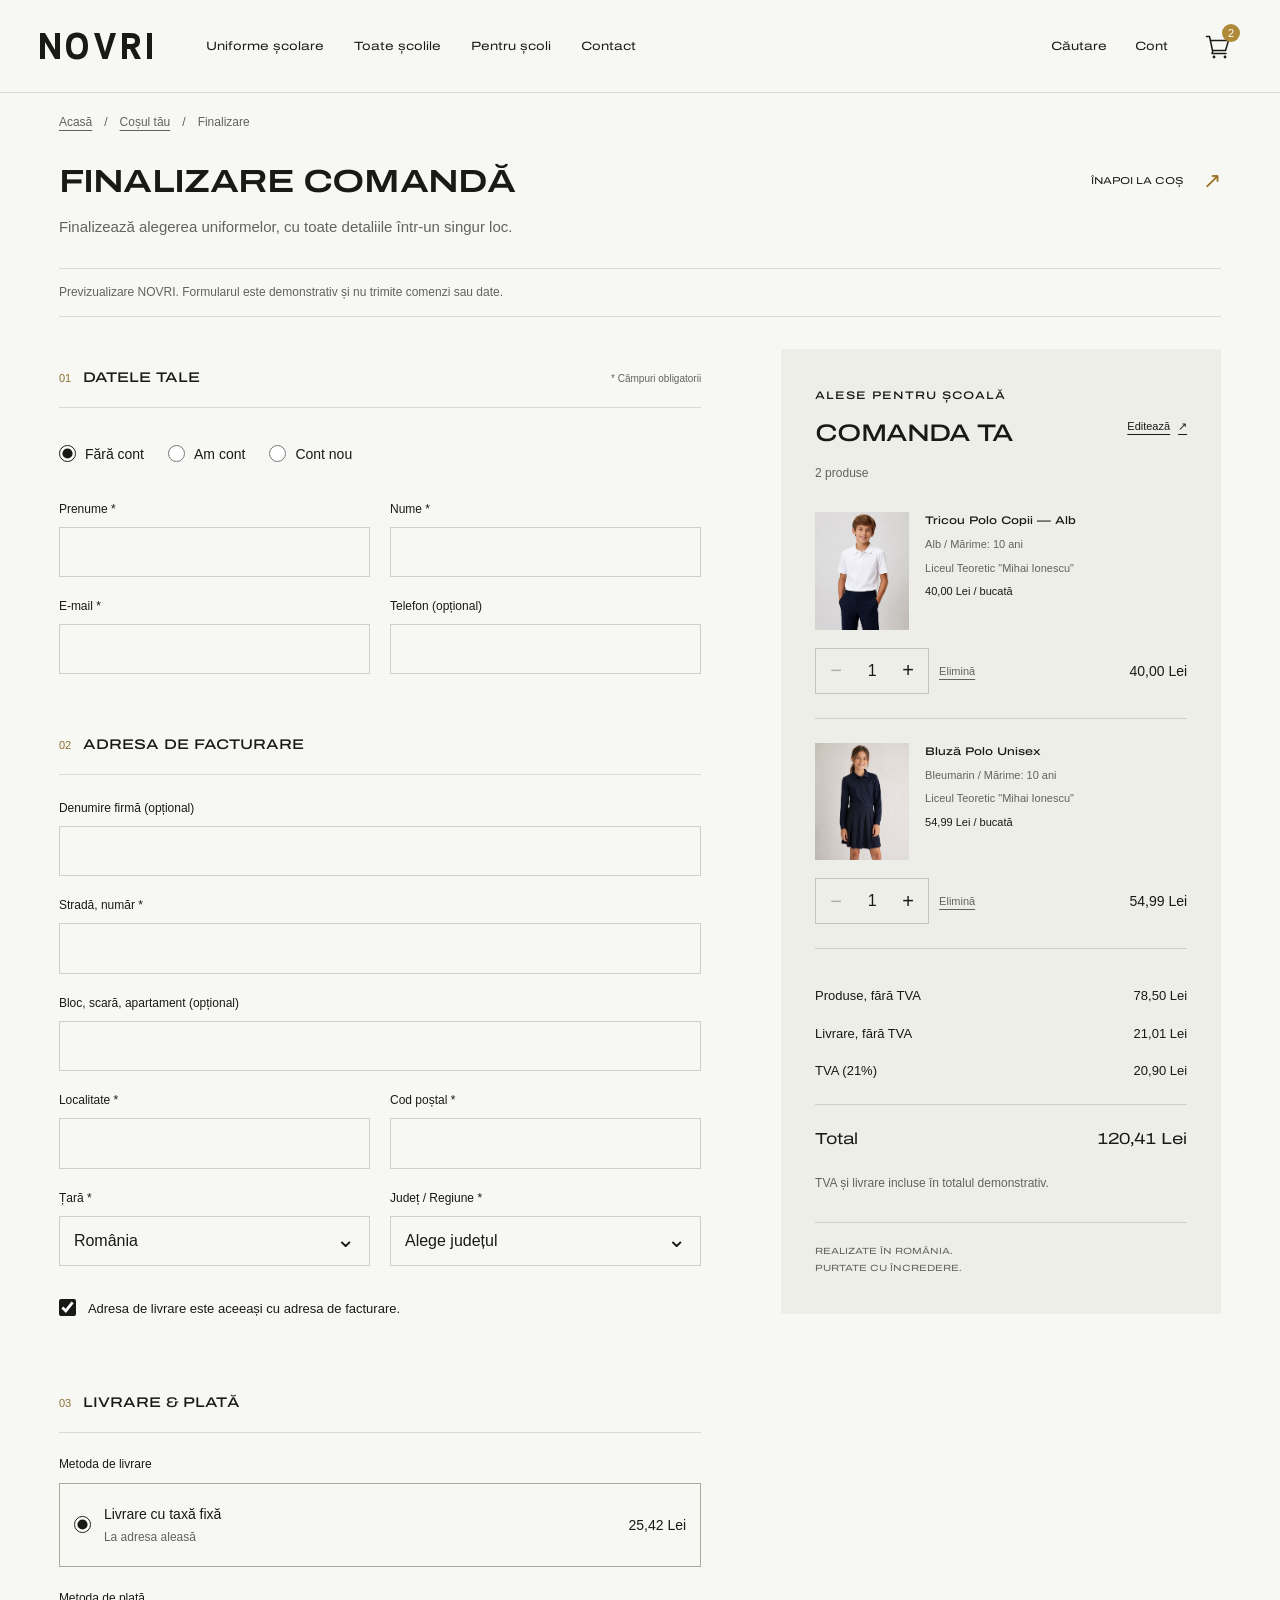
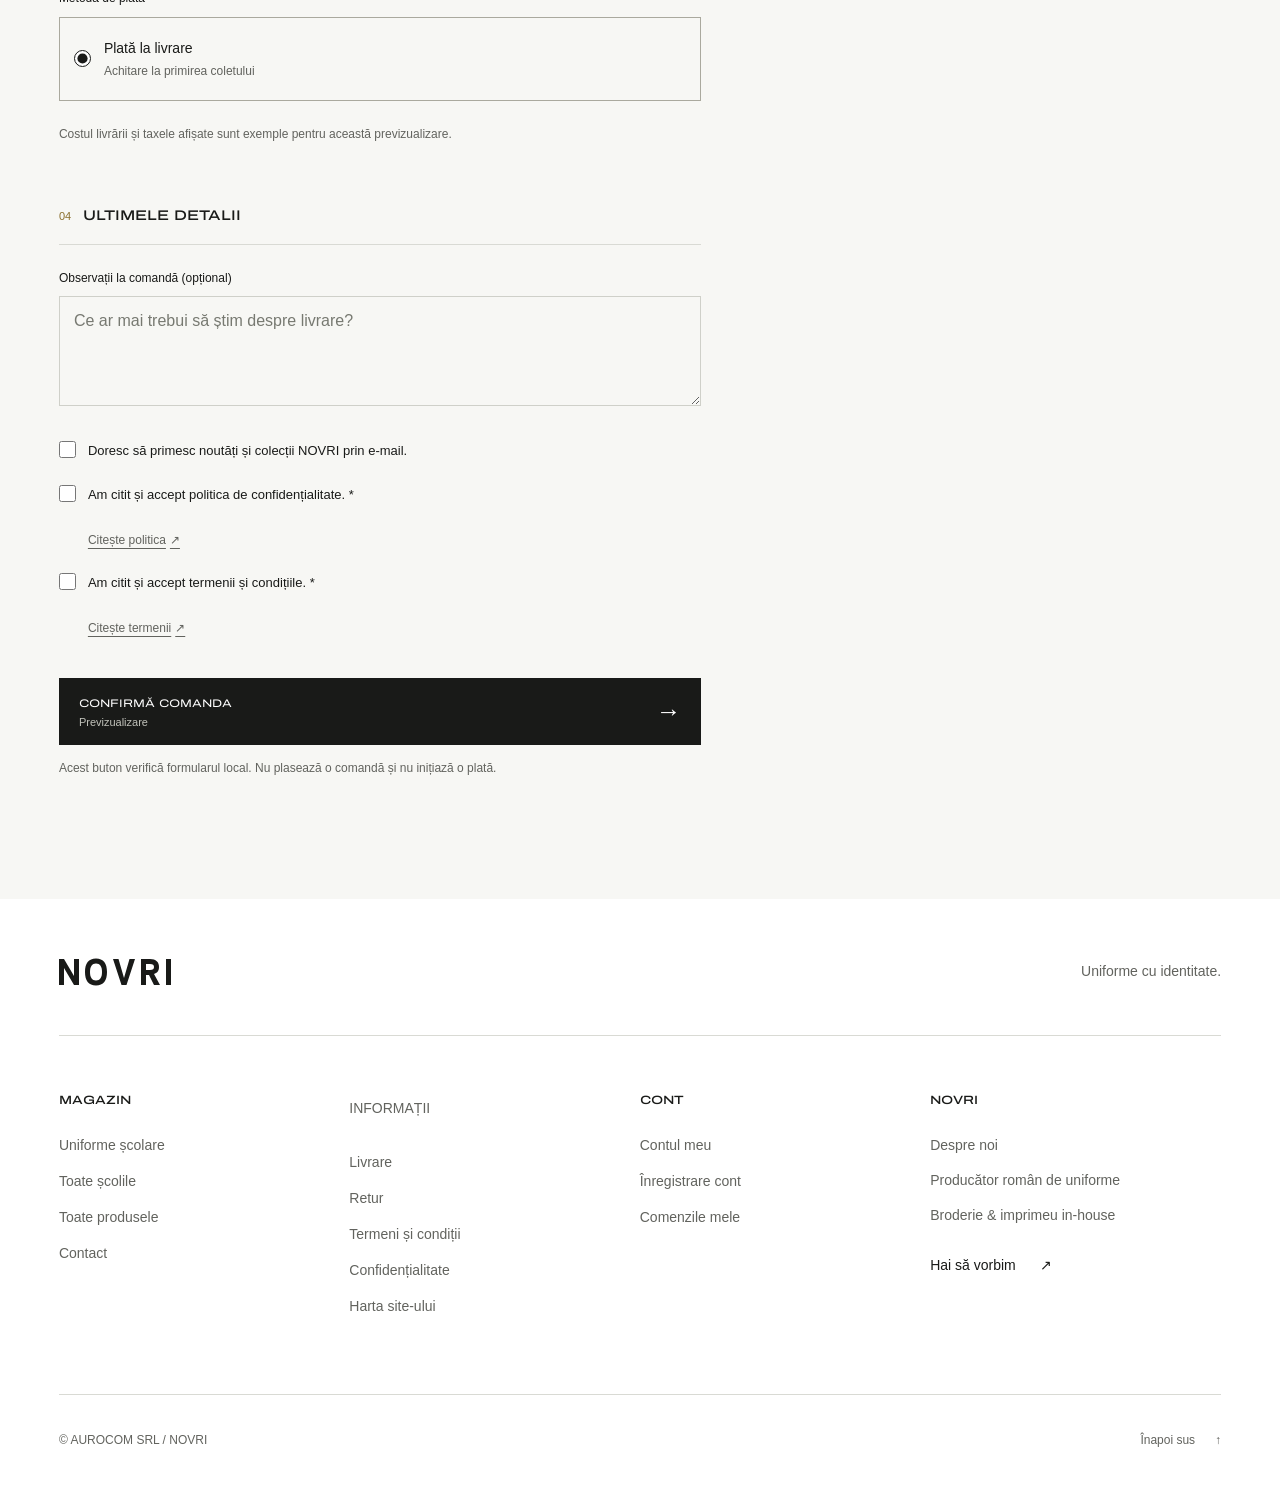
<file: uniforme-scolare-landing/checkout.html>
<!doctype html>
<html lang="ro">
<head>
  <meta charset="utf-8">
  <meta name="viewport" content="width=device-width, initial-scale=1">
  <meta name="robots" content="noindex, nofollow">
  <meta name="theme-color" content="#f7f7f4">
  <meta name="description" content="Finalizarea comenzii NOVRI — date de contact, livrare și sumarul uniformelor.">
  <title>Finalizare comandă — NOVRI</title>
  <link rel="icon" href="assets/logo.svg" type="image/svg+xml">
  <link rel="preload" href="assets/fonts/archivo-expanded-latin.woff2" as="font" type="font/woff2" crossorigin>
  <link rel="preload" href="assets/fonts/archivo-expanded-latin-ext.woff2" as="font" type="font/woff2" crossorigin>
  <link rel="stylesheet" href="css/styles.css">
  <link rel="stylesheet" href="css/account.css">
  <link rel="stylesheet" href="css/checkout.css">
  <script src="js/catalog.js" defer></script>
  <script src="js/cart-state.js" defer></script>
  <script src="js/navigation.js" defer></script>
  <script src="js/account.js" defer></script>
  <script src="js/checkout-options.js" defer></script>
  <script src="js/checkout.js" defer></script>
</head>
<!-- Only this standalone document has its default body margin removed.
     For OpenCart, move the wrapper and its stylesheet and script references into the dedicated template. -->
<body style="margin: 0;">
  <div id="school-uniforms-landing" class="school-checkout-page">
    <a class="school-skip-link" href="#school-main">Sari la conținut</a>

    <header class="school-header">
      <div class="school-header-inner">
        <a class="school-logo" href="index.html" aria-label="NOVRI — pagina principală">
          <img src="assets/logo.svg" alt="NOVRI" width="112" height="36">
        </a>
        <nav class="school-nav" id="school-menu" aria-label="Navigație principală">
          <a class="school-nav-link" href="index.html#school-main">Uniforme școlare</a>
          <a class="school-nav-link" href="scoli.html">Toate școlile</a>
          <a class="school-nav-link" href="index.html#school-partners">Pentru școli</a>
          <a class="school-nav-link" href="contact.html">Contact</a>
          <a class="school-nav-link school-mobile-only" href="#" data-school-placeholder>Căutare</a>
          <a class="school-nav-link school-mobile-only" href="#school-account-dialog" data-school-account-open aria-haspopup="dialog" aria-controls="school-account-dialog">Contul meu</a>
        </nav>
        <div class="school-header-actions">
          <!-- Replace placeholder hrefs with the existing OpenCart URLs during integration. -->
          <a class="school-desktop-only" href="#" data-school-placeholder>Căutare</a>
          <a class="school-desktop-only" href="#school-account-dialog" data-school-account-open aria-haspopup="dialog" aria-controls="school-account-dialog">Cont</a>
          <a class="school-cart-link" href="cos.html">
            <span class="school-visually-hidden">Coș de cumpărături, produse: </span>
            <svg class="school-cart-icon" width="28" height="28" viewBox="0 0 28 28" fill="none" aria-hidden="true"><path d="M2.5 4.5h3l3 14h13l3-10H6.5M9 18.5l-1 3h14" stroke="currentColor" stroke-width="1.5" stroke-linecap="round" stroke-linejoin="round"/><circle cx="10" cy="25" r="1.4" fill="currentColor"/><circle cx="21" cy="25" r="1.4" fill="currentColor"/></svg>
            <span class="school-cart-count" id="school-cart-count" data-school-cart-count>0</span>
          </a>
          <button class="school-menu-toggle" type="button" aria-expanded="false" aria-controls="school-menu" aria-label="Deschide meniul" hidden>
            <span class="school-menu-label">Meniu</span>
            <span class="school-menu-icon" aria-hidden="true"><span></span><span></span></span>
          </button>
        </div>
      </div>
    </header>

    <main class="school-container" id="school-main">
      <nav class="school-checkout-breadcrumbs" aria-label="Fir de navigare"><a href="index.html">Acasă</a><span aria-hidden="true">/</span><a href="cos.html">Coșul tău</a><span aria-hidden="true">/</span><span aria-current="page">Finalizare</span></nav>
      <section class="school-checkout-intro" aria-labelledby="school-checkout-title">
        <div class="school-checkout-title-row"><h1 id="school-checkout-title">Finalizare comandă</h1><a class="school-checkout-back" href="cos.html">Înapoi la coș <span aria-hidden="true">↗</span></a></div>
        <p>Finalizează alegerea uniformelor, cu toate detaliile într-un singur loc.</p>
      </section>
      <p class="school-checkout-preview-note">Previzualizare NOVRI. Formularul este demonstrativ și nu trimite comenzi sau date.</p>
      <form class="school-checkout-layout" id="school-checkout-form" method="dialog" novalidate hidden>
        <div class="school-checkout-details">
          <section class="school-checkout-section" aria-labelledby="school-contact-title">
            <div class="school-checkout-section-heading"><span aria-hidden="true">01</span><h2 id="school-contact-title">Datele tale</h2><span class="school-checkout-required-note">* Câmpuri obligatorii</span></div>
            <fieldset class="school-checkout-account"><legend class="school-visually-hidden">Cum dorești să continui?</legend>
              <label><input type="radio" name="account" value="guest" checked><span>Fără cont</span></label>
              <label><input type="radio" name="account" value="login" aria-controls="school-login-fields"><span>Am cont</span></label>
              <label><input type="radio" name="account" value="register" aria-controls="school-register-fields"><span>Cont nou</span></label>
            </fieldset>
            <fieldset class="school-checkout-login" id="school-login-fields" hidden disabled><legend>Autentificare</legend>
              <div class="school-checkout-field-grid"><div class="school-checkout-field"><label for="school-login-email">E-mail</label><input id="school-login-email" name="login-email" type="email" autocomplete="off" maxlength="160"></div><div class="school-checkout-field"><label for="school-login-password">Parolă</label><input id="school-login-password" name="login-password" type="password" autocomplete="off" maxlength="160"></div></div>
              <div class="school-checkout-login-actions"><button class="school-checkout-text-button" type="button" id="school-login-button">Autentificare <span aria-hidden="true">↗</span></button><button class="school-checkout-text-button" type="button" id="school-forgot-button">Ai uitat parola?</button></div>
              <p class="school-checkout-help" id="school-login-status" role="status">Pentru previzualizare, folosește doar date fictive.</p>
            </fieldset>
            <div class="school-checkout-field-grid"><div class="school-checkout-field"><label for="school-firstname">Prenume *</label><input id="school-firstname" name="firstname" type="text" autocomplete="given-name" maxlength="160" required></div><div class="school-checkout-field"><label for="school-lastname">Nume *</label><input id="school-lastname" name="lastname" type="text" autocomplete="family-name" maxlength="160" required></div><div class="school-checkout-field"><label for="school-email">E-mail *</label><input id="school-email" name="email" type="email" autocomplete="email" maxlength="160" required></div><div class="school-checkout-field"><label for="school-telephone">Telefon (opțional)</label><input id="school-telephone" name="telephone" type="tel" autocomplete="tel" maxlength="160"></div></div>
            <fieldset class="school-checkout-registration" id="school-register-fields" hidden disabled><legend>Creează un cont</legend><div class="school-checkout-field-grid"><div class="school-checkout-field"><label for="school-password">Parolă *</label><input id="school-password" name="password" type="password" autocomplete="off" maxlength="160" required></div><div class="school-checkout-field"><label for="school-password-confirm">Confirmă parola *</label><input id="school-password-confirm" name="password-confirm" type="password" autocomplete="off" maxlength="160" required></div></div><p class="school-checkout-help">Câmpuri demonstrative. Nu se creează un cont; folosește o parolă fictivă.</p></fieldset>
          </section>
          <section class="school-checkout-section" aria-labelledby="school-address-title">
            <div class="school-checkout-section-heading"><span aria-hidden="true">02</span><h2 id="school-address-title">Adresa de facturare</h2></div>
            <div class="school-checkout-field-grid"><div class="school-checkout-field school-checkout-wide"><label for="school-billing-company">Denumire firmă (opțional)</label><input id="school-billing-company" name="billing-company" type="text" autocomplete="billing organization" maxlength="160"></div><div class="school-checkout-field school-checkout-wide"><label for="school-billing-address-1">Stradă, număr *</label><input id="school-billing-address-1" name="billing-address-1" type="text" autocomplete="billing address-line1" maxlength="160" required></div><div class="school-checkout-field school-checkout-wide"><label for="school-billing-address-2">Bloc, scară, apartament (opțional)</label><input id="school-billing-address-2" name="billing-address-2" type="text" autocomplete="billing address-line2" maxlength="160"></div><div class="school-checkout-field"><label for="school-billing-city">Localitate *</label><input id="school-billing-city" name="billing-city" type="text" autocomplete="billing address-level2" maxlength="160" required></div><div class="school-checkout-field"><label for="school-billing-postcode">Cod poștal *</label><input id="school-billing-postcode" name="billing-postcode" type="text" autocomplete="billing postal-code" maxlength="160" required></div><div class="school-checkout-field"><label for="school-billing-country">Țară *</label><div class="school-checkout-select"><select id="school-billing-country" name="billing-country" autocomplete="billing country" data-school-country required></select><span aria-hidden="true">⌄</span></div></div><div class="school-checkout-field"><label id="school-billing-region-label" for="school-billing-region">Județ / Regiune *</label><div class="school-checkout-select" data-school-region-select><select id="school-billing-region" name="billing-region" autocomplete="billing address-level1" required></select><span aria-hidden="true">⌄</span></div><input id="school-billing-region-other" name="billing-region-other" aria-labelledby="school-billing-region-label" autocomplete="billing address-level1" maxlength="100" hidden disabled required></div></div>
            <label class="school-checkout-check school-checkout-same-address"><input type="checkbox" id="school-same-address" aria-controls="school-shipping-fields" aria-expanded="false" checked><span>Adresa de livrare este aceeași cu adresa de facturare.</span></label>
            <fieldset class="school-checkout-shipping-address" id="school-shipping-fields" hidden disabled><legend>Adresa de livrare</legend><div class="school-checkout-field-grid"><div class="school-checkout-field"><label for="school-shipping-firstname">Prenume *</label><input id="school-shipping-firstname" name="shipping-firstname" type="text" autocomplete="shipping given-name" maxlength="160" required></div><div class="school-checkout-field"><label for="school-shipping-lastname">Nume *</label><input id="school-shipping-lastname" name="shipping-lastname" type="text" autocomplete="shipping family-name" maxlength="160" required></div><div class="school-checkout-field school-checkout-wide"><label for="school-shipping-company">Denumire firmă (opțional)</label><input id="school-shipping-company" name="shipping-company" type="text" autocomplete="shipping organization" maxlength="160"></div><div class="school-checkout-field school-checkout-wide"><label for="school-shipping-address-1">Stradă, număr *</label><input id="school-shipping-address-1" name="shipping-address-1" type="text" autocomplete="shipping address-line1" maxlength="160" required></div><div class="school-checkout-field school-checkout-wide"><label for="school-shipping-address-2">Bloc, scară, apartament (opțional)</label><input id="school-shipping-address-2" name="shipping-address-2" type="text" autocomplete="shipping address-line2" maxlength="160"></div><div class="school-checkout-field"><label for="school-shipping-city">Localitate *</label><input id="school-shipping-city" name="shipping-city" type="text" autocomplete="shipping address-level2" maxlength="160" required></div><div class="school-checkout-field"><label for="school-shipping-postcode">Cod poștal *</label><input id="school-shipping-postcode" name="shipping-postcode" type="text" autocomplete="shipping postal-code" maxlength="160" required></div><div class="school-checkout-field"><label for="school-shipping-country">Țară *</label><div class="school-checkout-select"><select id="school-shipping-country" name="shipping-country" autocomplete="shipping country" data-school-country required></select><span aria-hidden="true">⌄</span></div></div><div class="school-checkout-field"><label id="school-shipping-region-label" for="school-shipping-region">Județ / Regiune *</label><div class="school-checkout-select" data-school-region-select><select id="school-shipping-region" name="shipping-region" autocomplete="shipping address-level1" required></select><span aria-hidden="true">⌄</span></div><input id="school-shipping-region-other" name="shipping-region-other" aria-labelledby="school-shipping-region-label" autocomplete="shipping address-level1" maxlength="100" hidden disabled required></div></div></fieldset>
          </section>
          <section class="school-checkout-section" aria-labelledby="school-methods-title">
            <div class="school-checkout-section-heading"><span aria-hidden="true">03</span><h2 id="school-methods-title">Livrare &amp; plată</h2></div>
            <fieldset class="school-checkout-method"><legend>Metoda de livrare</legend><label><input type="radio" name="shipping-method" value="flat" checked><span><strong>Livrare cu taxă fixă</strong><small>La adresa aleasă</small></span><span class="school-checkout-method-price" id="school-shipping-price">25,42 Lei</span></label></fieldset>
            <fieldset class="school-checkout-method"><legend>Metoda de plată</legend><label><input type="radio" name="payment-method" value="cod" checked><span><strong>Plată la livrare</strong><small>Achitare la primirea coletului</small></span></label></fieldset>
            <p class="school-checkout-help">Costul livrării și taxele afișate sunt exemple pentru această previzualizare.</p>
          </section>
        </div>
        <aside class="school-checkout-summary" aria-labelledby="school-order-title">
          <div class="school-checkout-summary-heading"><div><p class="school-eyebrow">ALESE PENTRU ȘCOALĂ</p><h2 id="school-order-title">Comanda ta</h2></div><a href="cos.html">Editează <span aria-hidden="true">↗</span></a></div>
          <p class="school-checkout-item-count" id="school-order-count"></p><div id="school-checkout-items"></div>
          <p class="school-checkout-removed" id="school-checkout-removed" role="status" hidden>Produs eliminat. <button class="school-checkout-text-button" type="button" id="school-checkout-undo">Anulează eliminarea</button></p>
          <dl class="school-checkout-totals"><div><dt>Produse, fără TVA</dt><dd id="school-checkout-subtotal"></dd></div><div><dt>Livrare, fără TVA</dt><dd id="school-checkout-shipping-net"></dd></div><div><dt id="school-checkout-tax-label">TVA (21%)</dt><dd id="school-checkout-tax"></dd></div><div class="school-checkout-total"><dt>Total</dt><dd id="school-checkout-total"></dd></div></dl>
          <p class="school-checkout-help">TVA și livrare incluse în totalul demonstrativ.</p>
          <p class="school-visually-hidden" id="school-checkout-live" role="status" aria-live="polite" aria-atomic="true"></p>
          <div class="school-checkout-signature"><span>Realizate în România.</span><span>Purtate cu încredere.</span></div>
        </aside>
        <section class="school-checkout-confirm school-checkout-section" aria-labelledby="school-confirm-title">
          <div class="school-checkout-section-heading"><span aria-hidden="true">04</span><h2 id="school-confirm-title">Ultimele detalii</h2></div>
          <div class="school-checkout-field"><label for="school-order-comment">Observații la comandă (opțional)</label><textarea id="school-order-comment" name="comment" rows="3" maxlength="1000" placeholder="Ce ar mai trebui să știm despre livrare?"></textarea></div>
          <div class="school-checkout-consents">
            <label class="school-checkout-check"><input type="checkbox" id="school-newsletter" name="newsletter"><span>Doresc să primesc noutăți și colecții NOVRI prin e-mail.</span></label>
            <div class="school-checkout-consent-row"><label class="school-checkout-check"><input type="checkbox" id="school-privacy" name="privacy" required><span>Am citit și accept politica de confidențialitate. *</span></label><a class="school-checkout-policy" href="confidentialitate.html" target="_blank" rel="noopener" aria-label="Citește politica de confidențialitate, într-o filă nouă">Citește politica <span aria-hidden="true">↗</span></a></div>
            <div class="school-checkout-consent-row"><label class="school-checkout-check"><input type="checkbox" id="school-terms" name="terms" required><span>Am citit și accept termenii și condițiile. *</span></label><a class="school-checkout-policy" href="termeni-si-conditii.html" target="_blank" rel="noopener" aria-label="Citește termenii și condițiile, într-o filă nouă">Citește termenii <span aria-hidden="true">↗</span></a></div>
          </div>
          <p class="school-checkout-error" id="school-checkout-error" role="alert" hidden></p>
          <button class="school-checkout-submit" id="school-checkout-submit" type="submit" disabled><span>Confirmă comanda <small>Previzualizare</small></span><span aria-hidden="true">→</span></button>
          <p class="school-checkout-help">Acest buton verifică formularul local. Nu plasează o comandă și nu inițiază o plată.</p>
        </section>
      </form>
      <section class="school-checkout-empty" id="school-checkout-empty" hidden aria-labelledby="school-checkout-empty-title"><p class="school-eyebrow">ÎNCEPE CU UNIFORMA POTRIVITĂ</p><h2 id="school-checkout-empty-title" tabindex="-1">Coșul tău este gol.</h2><p>Alege uniformele înainte de a continua.</p><a class="school-checkout-back" href="cos.html">Înapoi la coș <span aria-hidden="true">→</span></a><button class="school-checkout-text-button" id="school-checkout-empty-undo" type="button" hidden>Anulează ultima eliminare</button></section>
      <noscript><p class="school-noscript">Activează JavaScript pentru previzualizarea formularului. <a href="cos.html">Înapoi la coș</a>.</p></noscript>
    </main>
    <dialog class="school-checkout-dialog" id="school-checkout-dialog" aria-labelledby="school-dialog-title" aria-describedby="school-dialog-description"><button class="school-checkout-dialog-close" type="button" data-school-close-dialog aria-label="Închide">×</button><p class="school-eyebrow">NOVRI / PREVIZUALIZARE</p><h2 id="school-dialog-title"></h2><p id="school-dialog-description"></p><button class="school-checkout-submit" type="button" data-school-close-dialog>Înapoi la pagină <span aria-hidden="true">→</span></button></dialog>
    <template id="school-checkout-item-template"><article class="school-checkout-item"><a class="school-checkout-item-image"><img width="900" height="1125" loading="lazy" decoding="async"></a><div class="school-checkout-item-info"><h3><a class="school-checkout-item-name"></a></h3><p class="school-checkout-item-options"></p><p class="school-checkout-item-school"></p><p class="school-checkout-unit-price"></p></div><div class="school-checkout-item-actions"><div class="school-checkout-quantity" role="group"><button type="button" data-school-quantity="decrease">−</button><input type="number" min="1" max="99" step="1" inputmode="numeric"><button type="button" data-school-quantity="increase">+</button></div><button class="school-checkout-remove" type="button" data-school-quantity="remove">Elimină</button><span class="school-checkout-line-total"></span></div></article></template>

    <!-- Shared account fragment. Included statically in each standalone page. -->
    <dialog class="school-account-dialog" id="school-account-dialog" data-school-account-mode="login" aria-labelledby="school-account-title" aria-describedby="school-account-description school-account-demo-note">
      <button class="school-account-close" type="button" data-school-account-close aria-label="Închide fereastra contului"><svg width="20" height="20" viewBox="0 0 24 24" fill="none" aria-hidden="true"><path d="m6 6 12 12M18 6 6 18" stroke="currentColor" stroke-width="1.5"/></svg></button>
      <div class="school-account-body">
      <p class="school-account-eyebrow">NOVRI / CONTUL TĂU</p>
      <h2 id="school-account-title">Bine ai revenit</h2>
      <p class="school-account-description" id="school-account-description">Intră în cont pentru comenzile și uniformele tale.</p>
      <form class="school-account-form" id="school-account-form" method="dialog" autocomplete="off" novalidate>
        <fieldset class="school-account-group">
          <legend id="school-account-personal-heading" hidden>Detalii personale</legend>
          <div class="school-account-field-grid">
            <div class="school-account-field" data-school-register-field hidden><label for="school-account-firstname">Prenume *</label><input id="school-account-firstname" name="account-firstname" type="text" autocomplete="off" maxlength="32" required disabled></div>
            <div class="school-account-field" data-school-register-field hidden><label for="school-account-lastname">Nume *</label><input id="school-account-lastname" name="account-lastname" type="text" autocomplete="off" maxlength="32" required disabled></div>
            <div class="school-account-field"><label for="school-account-email" id="school-account-email-label">Adresa de e-mail</label><input id="school-account-email" name="account-email" type="email" inputmode="email" autocomplete="off" autocapitalize="none" spellcheck="false" maxlength="160" required></div>
            <div class="school-account-field" data-school-register-field hidden><label for="school-account-phone">Telefon *</label><input id="school-account-phone" name="account-phone" type="tel" autocomplete="off" maxlength="32" required disabled></div>
          </div>
        </fieldset>
        <fieldset class="school-account-group school-account-credentials" id="school-account-credentials">
          <legend id="school-account-password-heading" hidden>Parola ta</legend>
          <div class="school-account-field-grid">
            <div class="school-account-field" id="school-account-password-field"><label for="school-account-password" id="school-account-password-label">Parolă</label><input id="school-account-password" name="account-password" type="password" autocomplete="off" maxlength="160" required></div>
            <div class="school-account-field" data-school-register-field hidden><label for="school-account-password-confirm">Confirmă parola *</label><input id="school-account-password-confirm" name="account-password-confirm" type="password" autocomplete="off" maxlength="160" required disabled></div>
          </div>
        </fieldset>
        <button class="school-account-text-button school-account-forgot" type="button" id="school-account-forgot">Ai uitat parola?</button>
        <fieldset class="school-account-group school-account-newsletter" data-school-register-field hidden>
          <legend>Newsletter</legend>
          <div class="school-account-newsletter-row"><span>Noutăți și colecții NOVRI</span><div class="school-account-radio-options"><label><input type="radio" name="account-newsletter" value="1" disabled> Da</label><label><input type="radio" name="account-newsletter" value="0" checked disabled> Nu</label></div></div>
        </fieldset>
        <div class="school-account-consent" data-school-register-field hidden><label><input id="school-account-privacy" name="account-privacy" type="checkbox" required disabled><span>Am citit și sunt de acord cu <a href="confidentialitate.html" target="_blank" rel="noopener" aria-label="Politica de confidențialitate, se deschide într-o filă nouă">Politica de confidențialitate</a>. *</span></label></div>
        <button class="school-account-submit" type="submit"><span id="school-account-submit-label">Autentificare</span><span aria-hidden="true">→</span></button>
        <button class="school-account-text-button school-account-back" type="button" id="school-account-back" hidden><span aria-hidden="true">←</span> Înapoi la autentificare</button>
        <p class="school-account-status" id="school-account-status" role="status" aria-live="polite" aria-atomic="true" hidden></p>
      </form>
      <div class="school-account-register-prompt" id="school-account-register-prompt"><span>Nu ai încă un cont?</span><button class="school-account-text-button" type="button" id="school-account-register">Înregistrare cont <span aria-hidden="true">↗</span></button></div>
      <p class="school-account-demo-note" id="school-account-demo-note">Demo de design. Folosește date fictive; formularul nu trimite date.</p>
      </div>
    </dialog>

    <footer class="school-footer" id="contact">
      <div class="school-footer-inner school-container">
        <div class="school-footer-top"><a class="school-logo" href="index.html" aria-label="NOVRI — pagina principală"><img src="assets/logo.svg" alt="NOVRI" width="112" height="36" loading="lazy"></a><span class="school-footer-signature">Uniforme cu identitate.</span></div>
        <div class="school-footer-grid">
          <nav class="school-footer-column" aria-labelledby="school-footer-shop"><h2 id="school-footer-shop">Magazin</h2><a href="index.html#school-main">Uniforme școlare</a><a href="scoli.html">Toate școlile</a><a href="index.html#school-collection">Toate produsele</a><a href="contact.html">Contact</a></nav>
          <nav class="school-footer-column" aria-labelledby="school-footer-info"><h2 id="school-footer-info"><a href="informatii.html">Informații</a></h2><a href="livrare.html">Livrare</a><a href="retur.html">Retur</a><a href="termeni-si-conditii.html">Termeni și condiții</a><a href="confidentialitate.html">Confidențialitate</a><a href="harta-site.html">Harta site-ului</a></nav>
          <nav class="school-footer-column" aria-labelledby="school-footer-account"><h2 id="school-footer-account">Cont</h2><a href="#school-account-dialog" data-school-account-open aria-haspopup="dialog" aria-controls="school-account-dialog">Contul meu</a><a href="#school-account-dialog" data-school-account-open="register" aria-haspopup="dialog" aria-controls="school-account-dialog">Înregistrare cont</a><a href="#" data-school-placeholder>Comenzile mele</a></nav>
          <div class="school-footer-column"><h2>NOVRI</h2><a href="despre-noi.html">Despre noi</a><p>Producător român de uniforme</p><p>Broderie &amp; imprimeu in-house</p><a class="school-footer-contact" href="contact.html">Hai să vorbim <span aria-hidden="true">↗</span></a></div>
        </div>
        <div class="school-footer-bottom"><small>© AUROCOM SRL / NOVRI</small><a href="#school-main">Înapoi sus <span aria-hidden="true">↑</span></a></div>
      </div>
    </footer>
  </div>
</body>
</html>
</file>
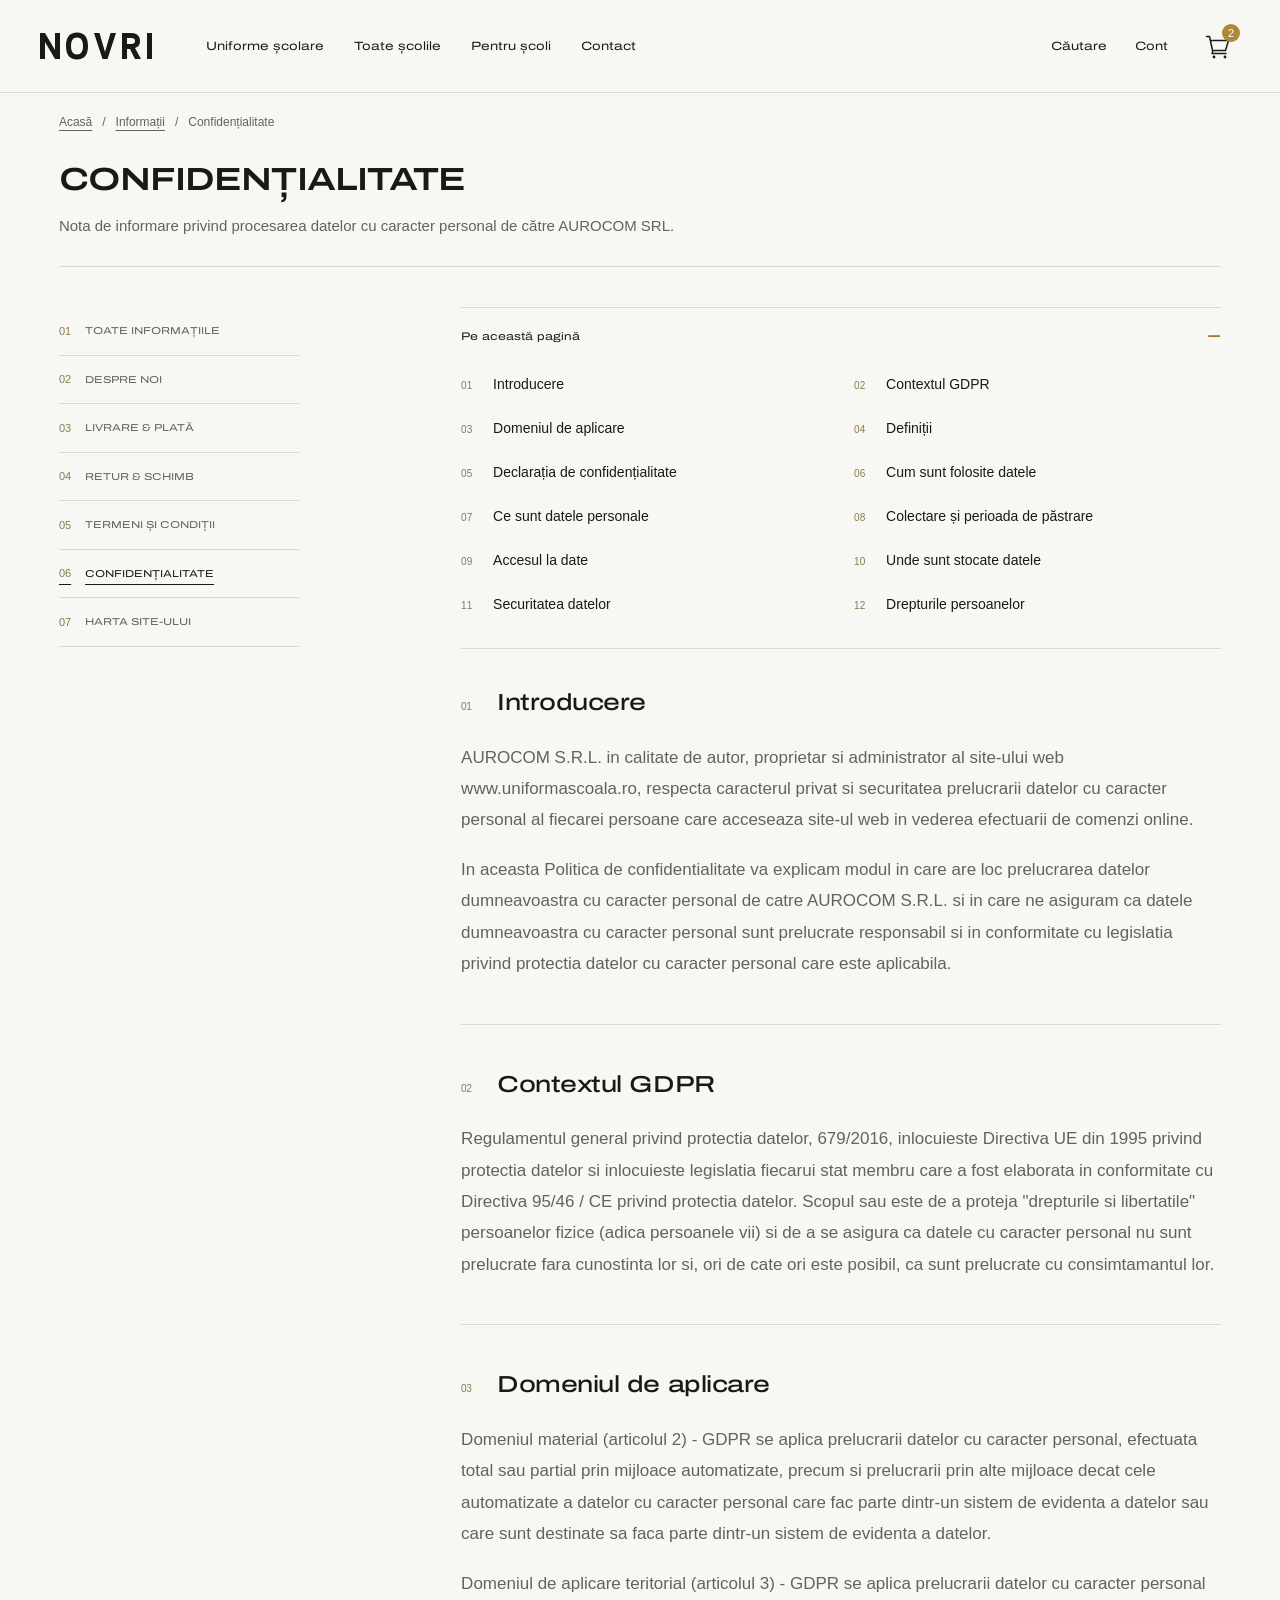
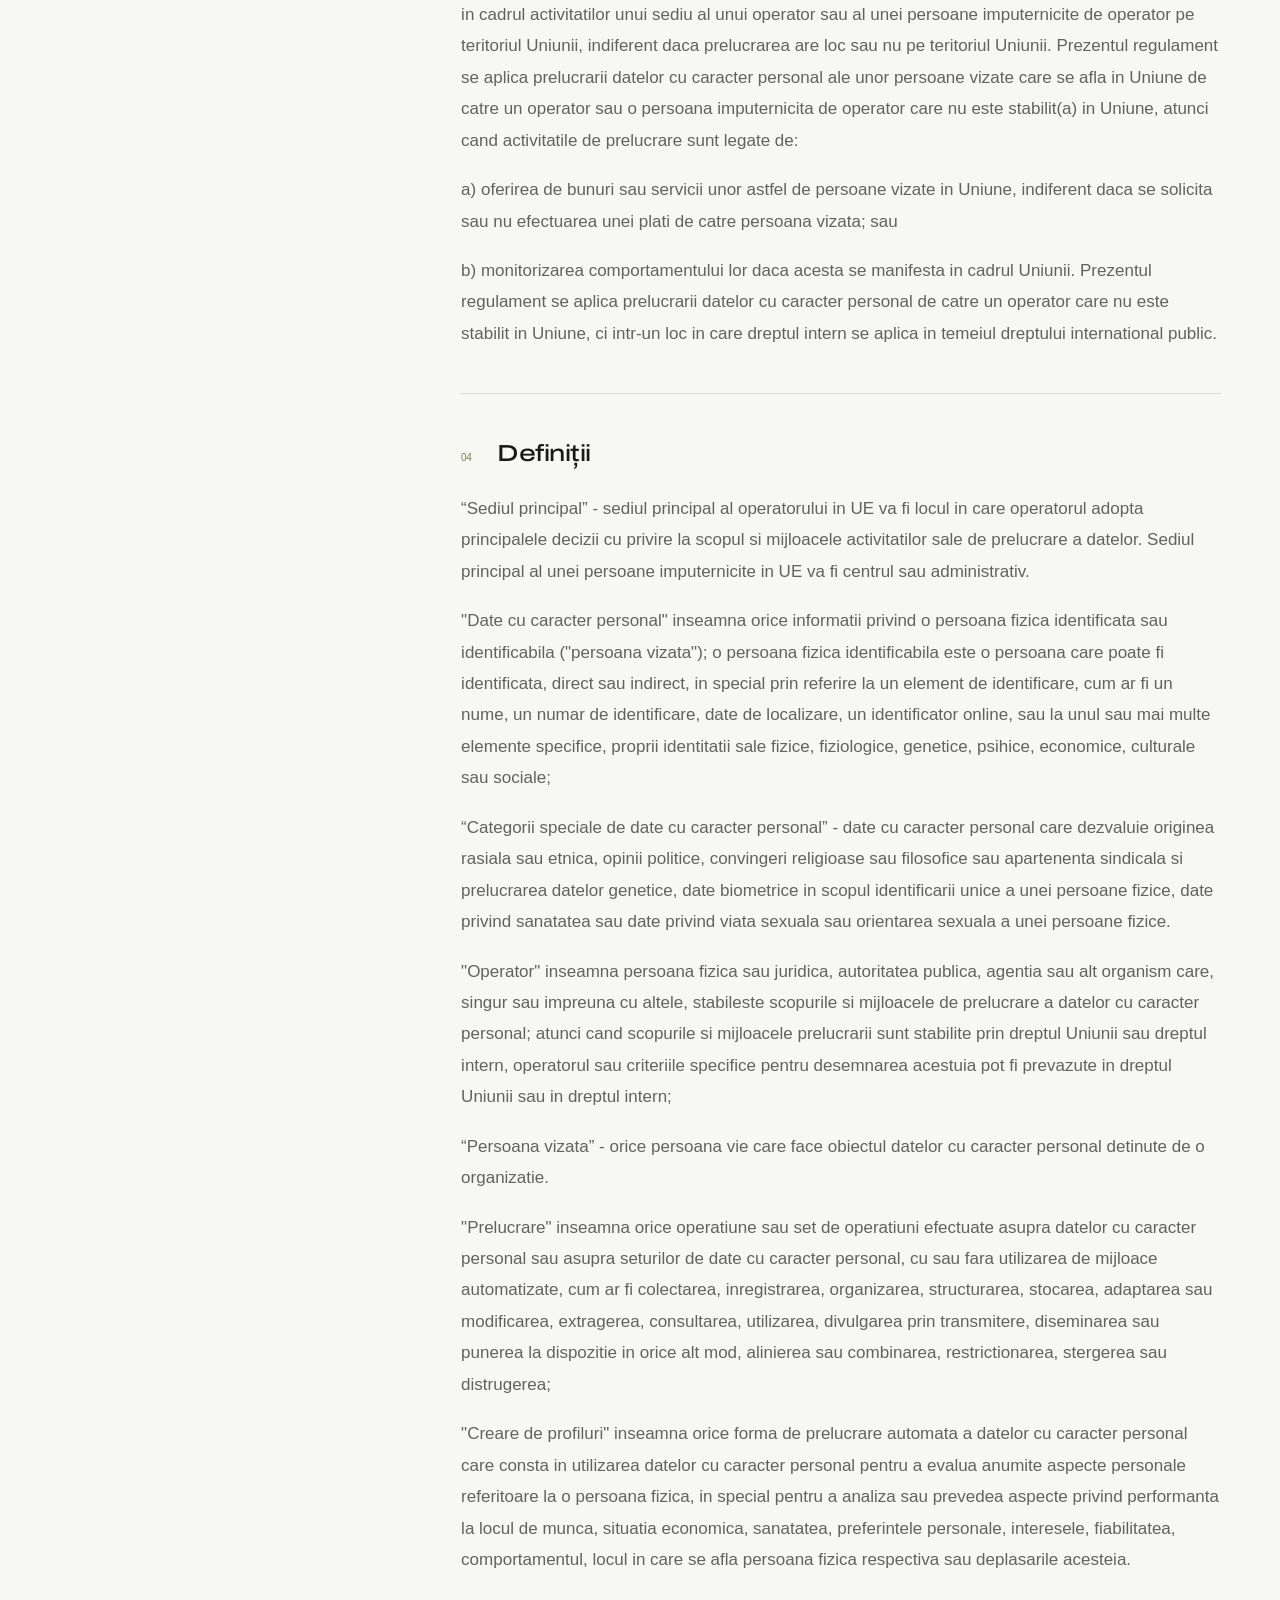
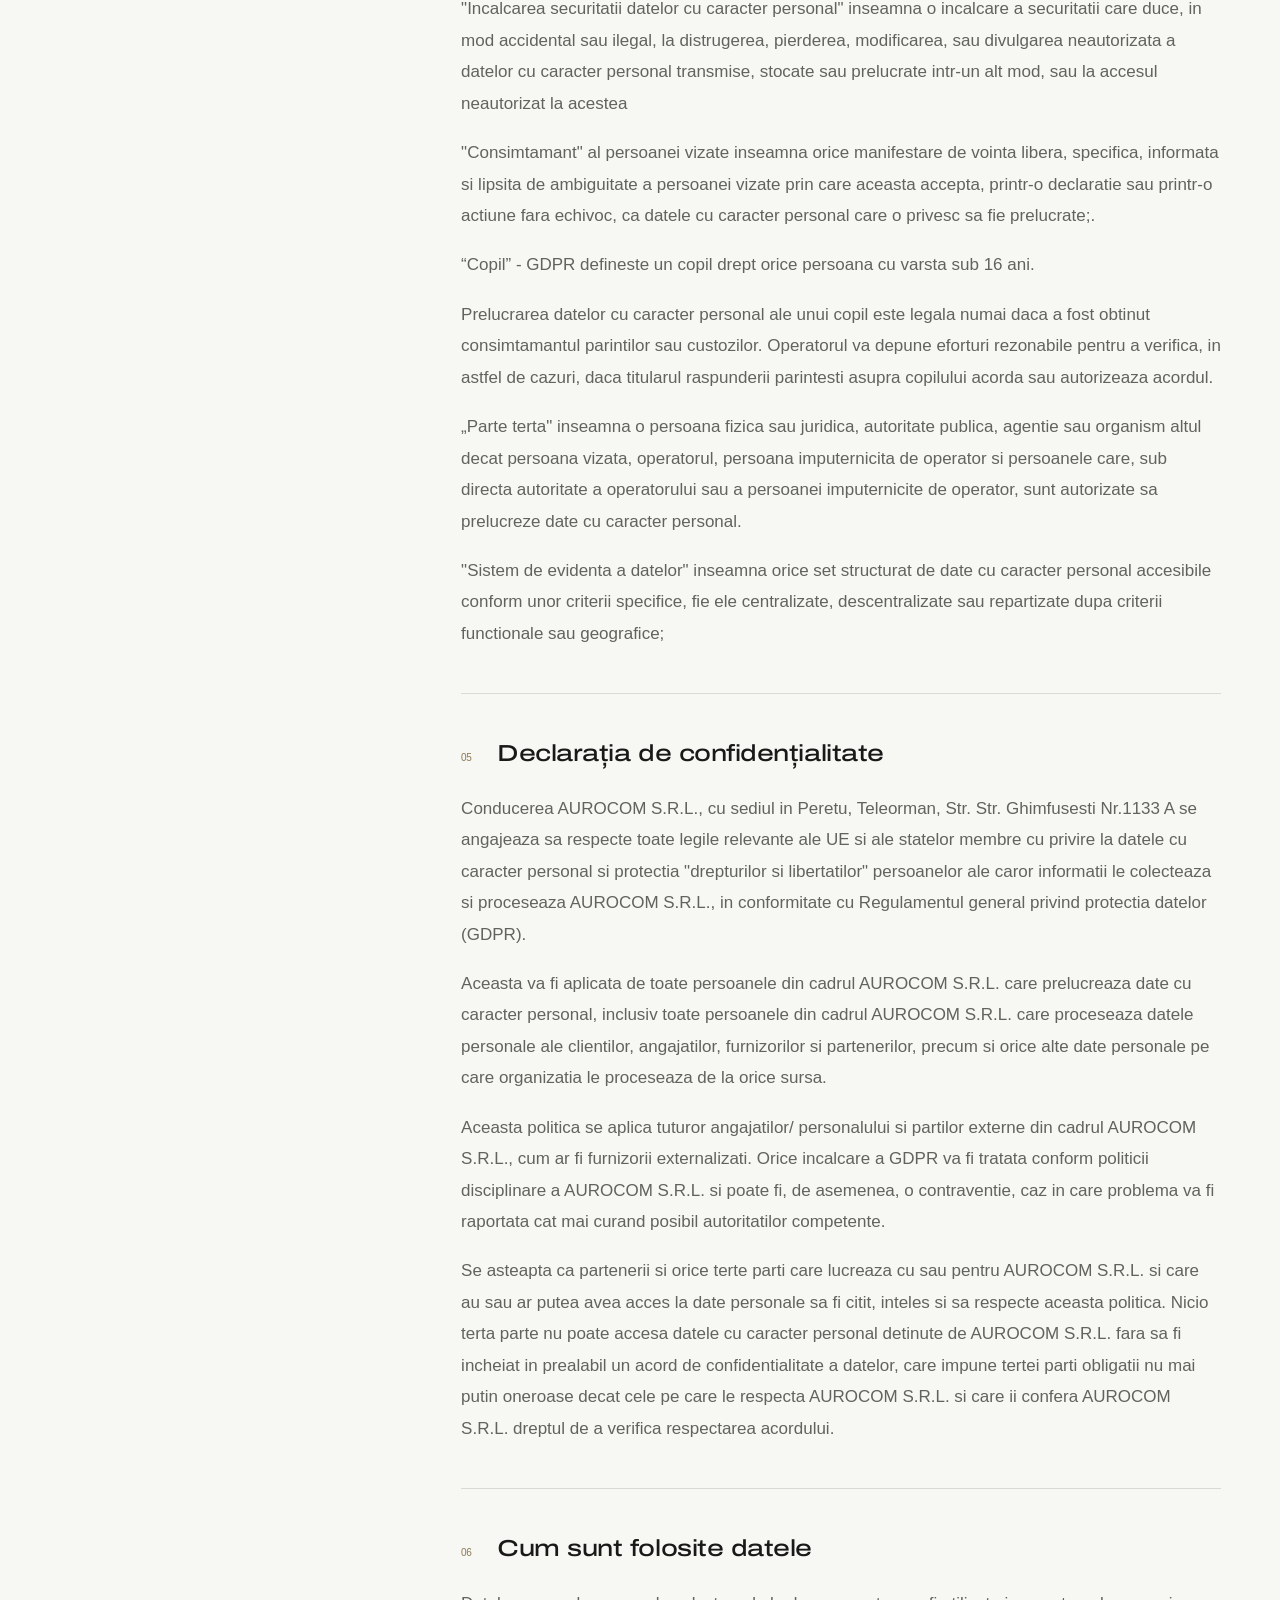
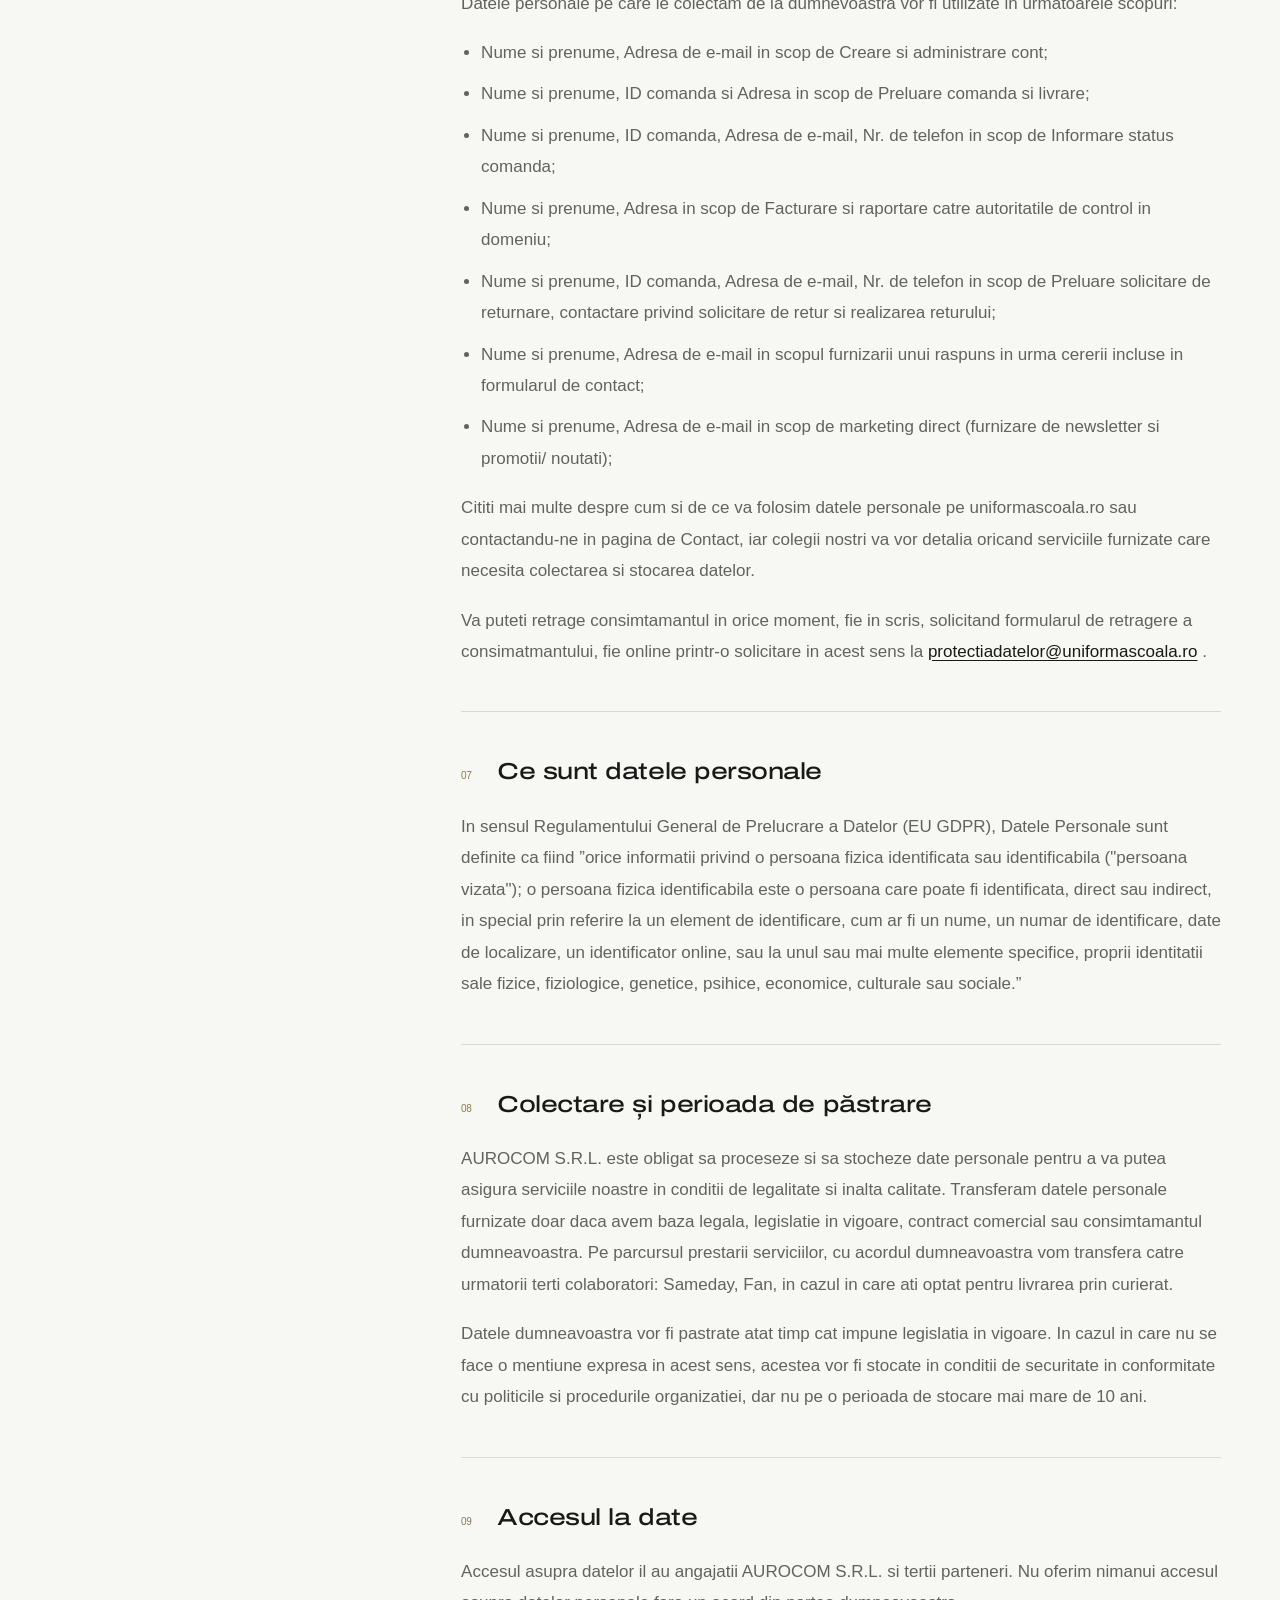
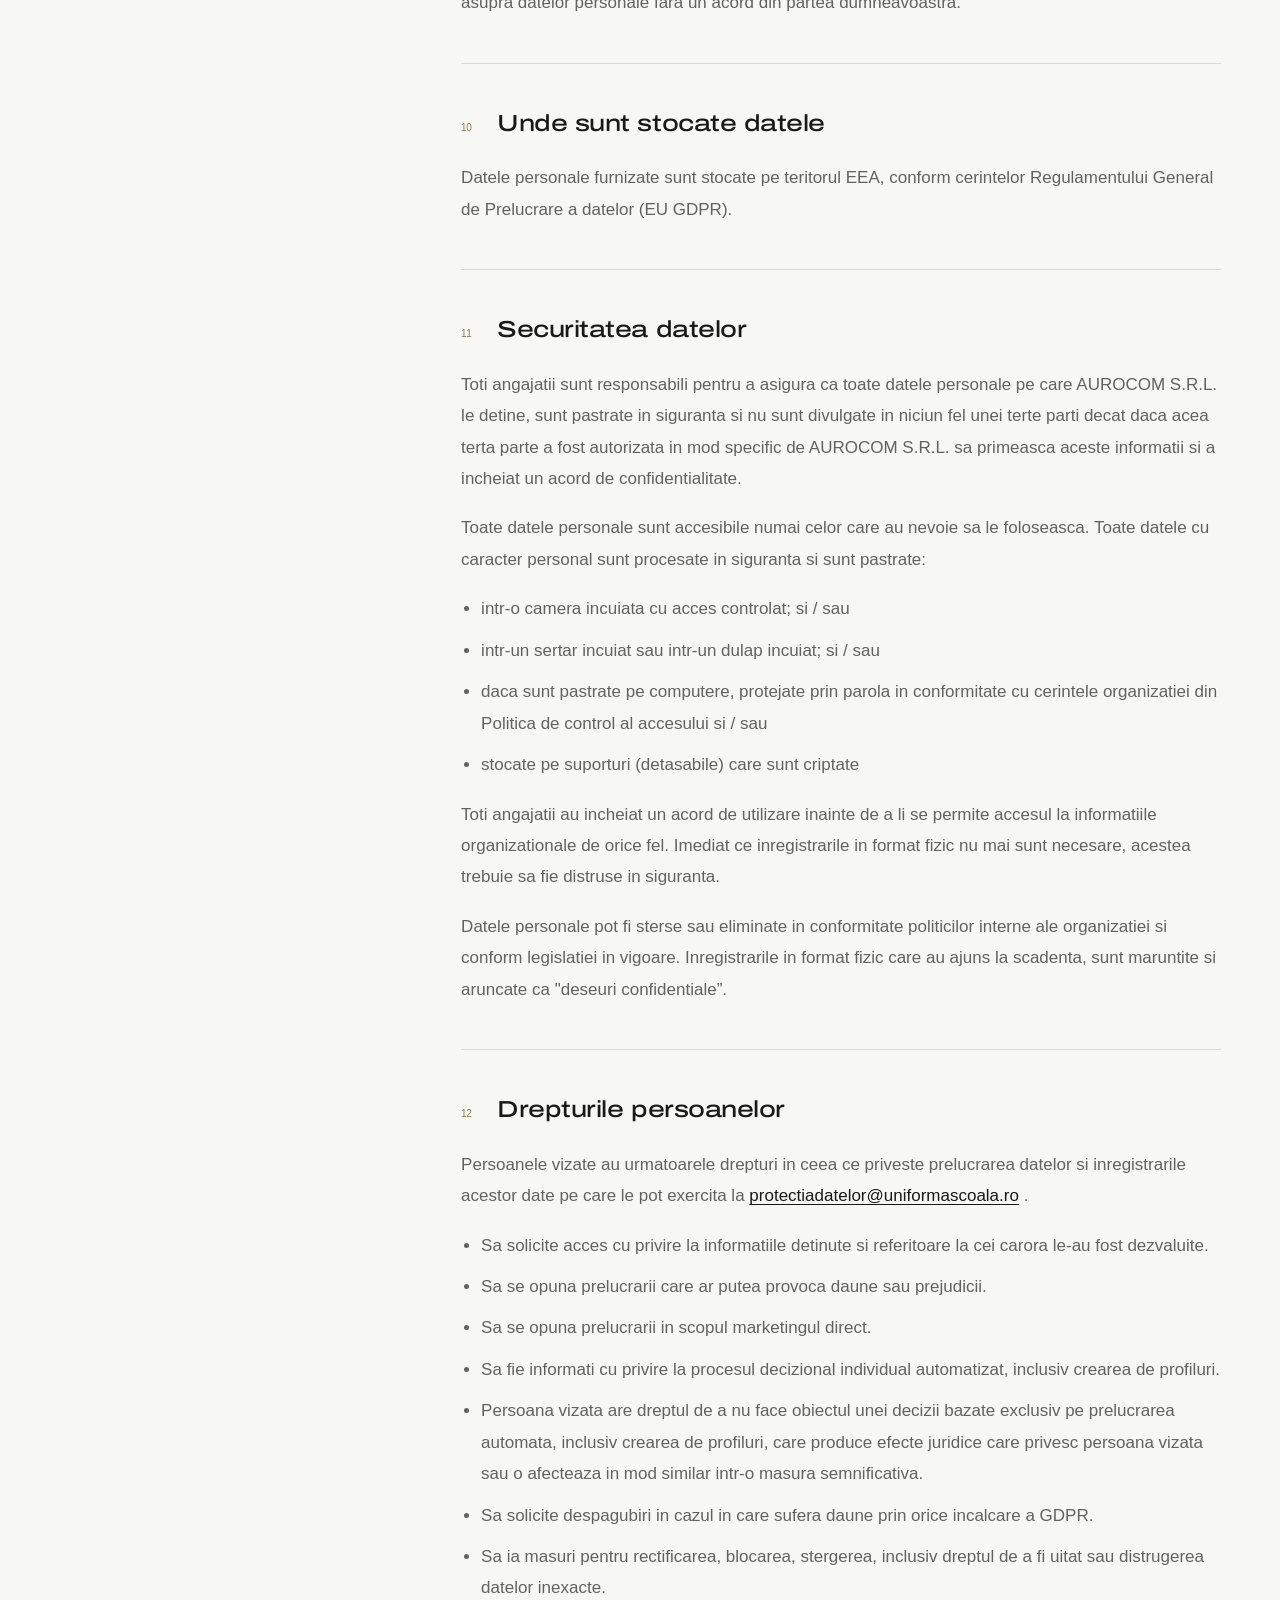
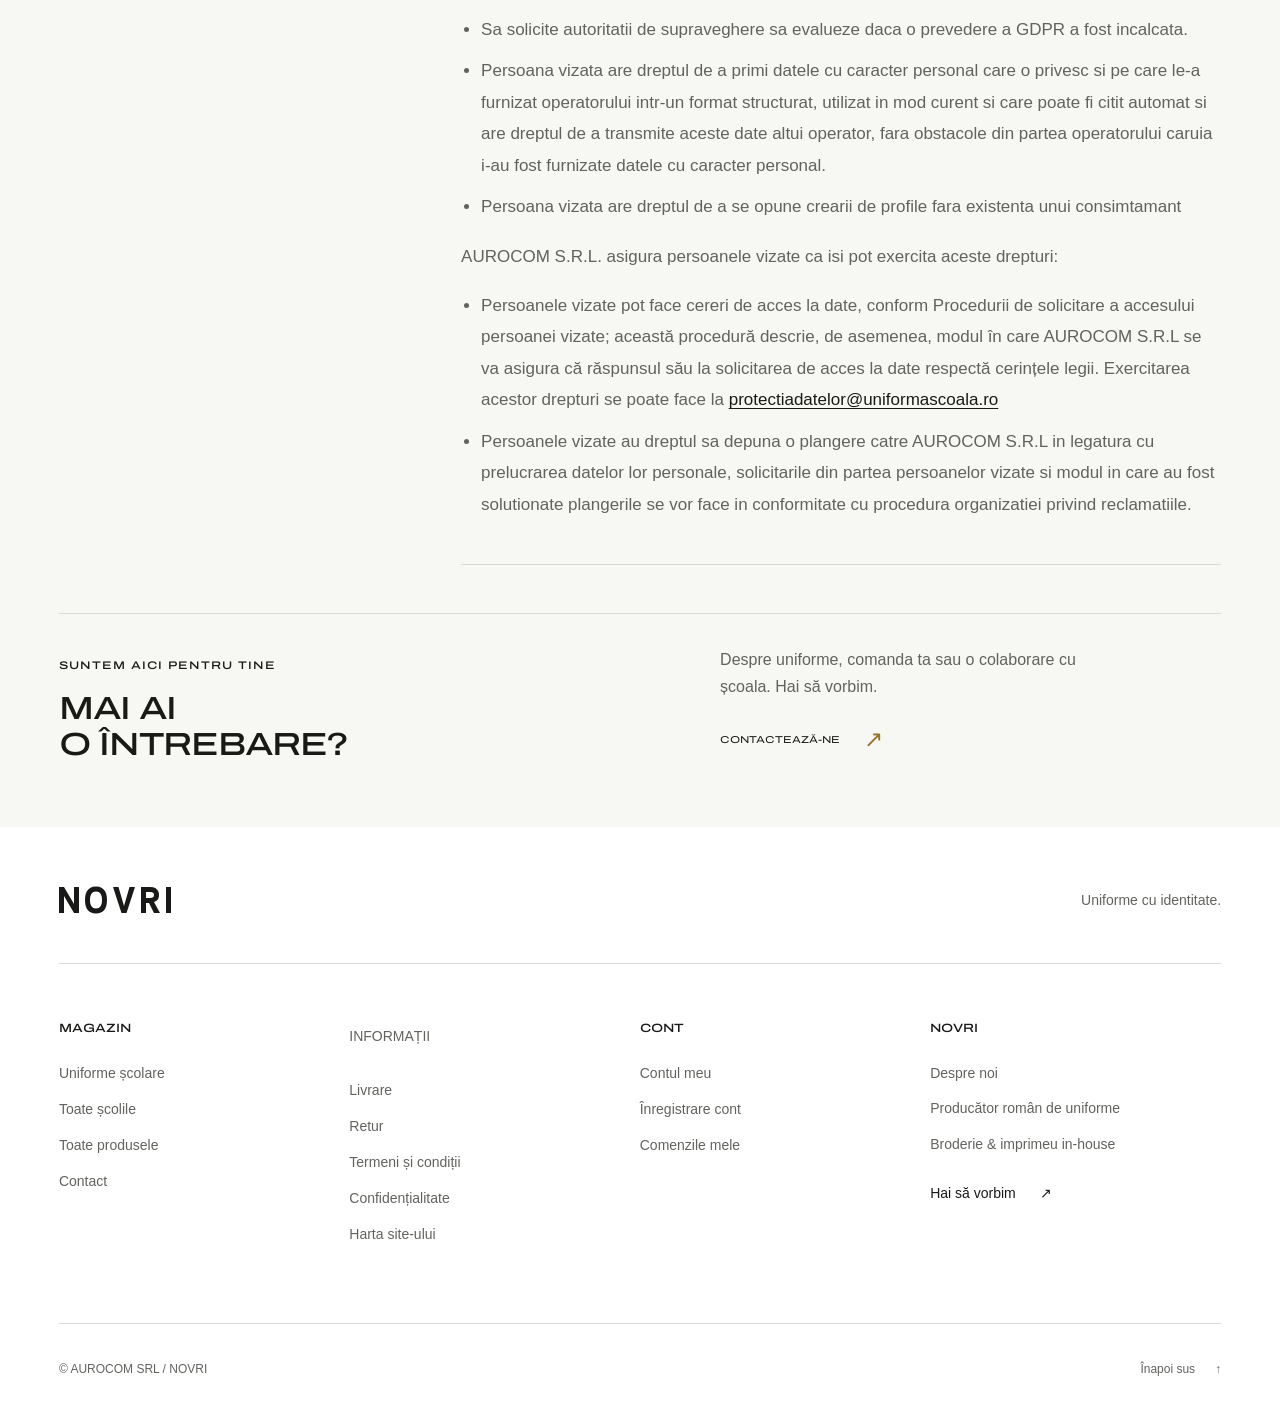
<file: uniforme-scolare-landing/confidentialitate.html>
<!doctype html>
<html lang="ro">
<head>
  <meta charset="utf-8">
  <meta name="viewport" content="width=device-width, initial-scale=1">
  <meta name="robots" content="noindex, nofollow">
  <meta name="theme-color" content="#f7f7f4">
  <meta name="description" content="Nota de informare privind procesarea datelor cu caracter personal de către AUROCOM SRL.">
  <title>Confidențialitate — NOVRI</title>
  <link rel="icon" href="assets/logo.svg" type="image/svg+xml">
  <link rel="preload" href="assets/fonts/archivo-expanded-latin.woff2" as="font" type="font/woff2" crossorigin>
  <link rel="preload" href="assets/fonts/archivo-expanded-latin-ext.woff2" as="font" type="font/woff2" crossorigin>
  <link rel="stylesheet" href="css/styles.css">
  <link rel="stylesheet" href="css/account.css">
  <link rel="stylesheet" href="css/information.css">
  <script src="js/catalog.js" defer></script>
  <script src="js/cart-state.js" defer></script>
  <script src="js/navigation.js" defer></script>
  <script src="js/account.js" defer></script>
  <script src="js/information.js" defer></script>
</head>
<!-- Only this standalone document has its default body margin removed.
     For OpenCart, move the wrapper and its stylesheet and script references into the dedicated template. -->
<body style="margin: 0;">
  <div id="school-uniforms-landing" class="school-information-page">
    <a class="school-skip-link" href="#school-main">Sari la conținut</a>

    <header class="school-header">
      <div class="school-header-inner">
        <a class="school-logo" href="index.html" aria-label="NOVRI — pagina principală">
          <img src="assets/logo.svg" alt="NOVRI" width="112" height="36">
        </a>
        <nav class="school-nav" id="school-menu" aria-label="Navigație principală">
          <a class="school-nav-link" href="index.html#school-main">Uniforme școlare</a>
          <a class="school-nav-link" href="scoli.html">Toate școlile</a>
          <a class="school-nav-link" href="index.html#school-partners">Pentru școli</a>
          <a class="school-nav-link" href="contact.html">Contact</a>
          <a class="school-nav-link school-mobile-only" href="#" data-school-placeholder>Căutare</a>
          <a class="school-nav-link school-mobile-only" href="#school-account-dialog" data-school-account-open aria-haspopup="dialog" aria-controls="school-account-dialog">Contul meu</a>
        </nav>
        <div class="school-header-actions">
          <!-- Replace placeholder hrefs with the existing OpenCart URLs during integration. -->
          <a class="school-desktop-only" href="#" data-school-placeholder>Căutare</a>
          <a class="school-desktop-only" href="#school-account-dialog" data-school-account-open aria-haspopup="dialog" aria-controls="school-account-dialog">Cont</a>
          <a class="school-cart-link" href="cos.html">
            <span class="school-visually-hidden">Coș de cumpărături, produse: </span>
            <svg class="school-cart-icon" width="28" height="28" viewBox="0 0 28 28" fill="none" aria-hidden="true"><path d="M2.5 4.5h3l3 14h13l3-10H6.5M9 18.5l-1 3h14" stroke="currentColor" stroke-width="1.5" stroke-linecap="round" stroke-linejoin="round"/><circle cx="10" cy="25" r="1.4" fill="currentColor"/><circle cx="21" cy="25" r="1.4" fill="currentColor"/></svg>
            <span class="school-cart-count" id="school-cart-count" data-school-cart-count>0</span>
          </a>
          <button class="school-menu-toggle" type="button" aria-expanded="false" aria-controls="school-menu" aria-label="Deschide meniul" hidden>
            <span class="school-menu-label">Meniu</span>
            <span class="school-menu-icon" aria-hidden="true"><span></span><span></span></span>
          </button>
        </div>
      </div>
    </header>

    <main class="school-container" id="school-main">
      <nav class="school-info-breadcrumbs" aria-label="Fir de navigare"><a href="index.html">Acasă</a><span aria-hidden="true">/</span><a href="informatii.html">Informații</a><span aria-hidden="true">/</span><span aria-current="page">Confidențialitate</span></nav>
      <section class="school-info-intro" aria-labelledby="school-info-title">
        <div class="school-info-intro-row"><h1 id="school-info-title">Confidențialitate</h1><div class="school-info-intro-copy"><p>Nota de informare privind procesarea datelor cu caracter personal de către AUROCOM SRL.</p></div></div>
      </section>
<div class="school-info-layout"><aside class="school-info-sidebar"><nav class="school-info-navigation" aria-label="Pagini de informații">
<a href="informatii.html"><span aria-hidden="true">01</span>Toate informațiile</a>
<a href="despre-noi.html"><span aria-hidden="true">02</span>Despre noi</a>
<a href="livrare.html"><span aria-hidden="true">03</span>Livrare &amp; plată</a>
<a href="retur.html"><span aria-hidden="true">04</span>Retur &amp; schimb</a>
<a href="termeni-si-conditii.html"><span aria-hidden="true">05</span>Termeni și condiții</a>
<a href="confidentialitate.html" aria-current="page"><span aria-hidden="true">06</span>Confidențialitate</a>
<a href="harta-site.html"><span aria-hidden="true">07</span>Harta site-ului</a>
</nav></aside>
<article class="school-info-article" id="school-info-content" tabindex="-1" aria-label="Confidențialitate">
<details class="school-info-toc" open><summary>Pe această pagină</summary><nav aria-label="Cuprins"><ol>
<li><a href="#school-info-introducere" data-school-info-anchor>Introducere</a></li>
<li><a href="#school-info-gdpr" data-school-info-anchor>Contextul GDPR</a></li>
<li><a href="#school-info-domeniu" data-school-info-anchor>Domeniul de aplicare</a></li>
<li><a href="#school-info-definitii" data-school-info-anchor>Definiții</a></li>
<li><a href="#school-info-declaratie" data-school-info-anchor>Declarația de confidențialitate</a></li>
<li><a href="#school-info-scopuri" data-school-info-anchor>Cum sunt folosite datele</a></li>
<li><a href="#school-info-date" data-school-info-anchor>Ce sunt datele personale</a></li>
<li><a href="#school-info-pastrare" data-school-info-anchor>Colectare și perioada de păstrare</a></li>
<li><a href="#school-info-acces" data-school-info-anchor>Accesul la date</a></li>
<li><a href="#school-info-stocare" data-school-info-anchor>Unde sunt stocate datele</a></li>
<li><a href="#school-info-securitate" data-school-info-anchor>Securitatea datelor</a></li>
<li><a href="#school-info-drepturi" data-school-info-anchor>Drepturile persoanelor</a></li>
</ol></nav></details>
<section class="school-info-section" id="school-info-introducere" tabindex="-1" aria-labelledby="school-info-introducere-title">
<h2 id="school-info-introducere-title"><span aria-hidden="true">01</span>Introducere</h2>
<div class="school-info-prose">
<p>AUROCOM S.R.L. in calitate de autor, proprietar si administrator al site-ului web www.uniformascoala.ro, respecta caracterul privat si securitatea prelucrarii datelor cu caracter personal al fiecarei persoane care acceseaza site-ul web in vederea efectuarii de comenzi online.</p>
<p>In aceasta Politica de confidentialitate va explicam modul in care are loc prelucrarea datelor dumneavoastra cu caracter personal de catre AUROCOM S.R.L. si in care ne asiguram ca datele dumneavoastra cu caracter personal sunt prelucrate responsabil si in conformitate cu legislatia privind protectia datelor cu caracter personal care este aplicabila.</p>
</div>
</section>
<section class="school-info-section" id="school-info-gdpr" tabindex="-1" aria-labelledby="school-info-gdpr-title">
<h2 id="school-info-gdpr-title"><span aria-hidden="true">02</span>Contextul GDPR</h2>
<div class="school-info-prose">
<p>Regulamentul general privind protectia datelor, 679/2016, inlocuieste Directiva UE din 1995 privind protectia datelor si inlocuieste legislatia fiecarui stat membru care a fost elaborata in conformitate cu Directiva 95/46 / CE privind protectia datelor. Scopul sau este de a proteja &quot;drepturile si libertatile&quot; persoanelor fizice (adica persoanele vii) si de a se asigura ca datele cu caracter personal nu sunt prelucrate fara cunostinta lor si, ori de cate ori este posibil, ca sunt prelucrate cu consimtamantul lor.</p>
</div>
</section>
<section class="school-info-section" id="school-info-domeniu" tabindex="-1" aria-labelledby="school-info-domeniu-title">
<h2 id="school-info-domeniu-title"><span aria-hidden="true">03</span>Domeniul de aplicare</h2>
<div class="school-info-prose">
<p>Domeniul material (articolul 2) - GDPR se aplica prelucrarii datelor cu caracter personal, efectuata total sau partial prin mijloace automatizate, precum si prelucrarii prin alte mijloace decat cele automatizate a datelor cu caracter personal care fac parte dintr-un sistem de evidenta a datelor sau care sunt destinate sa faca parte dintr-un sistem de evidenta a datelor.</p>
<p>Domeniul de aplicare teritorial (articolul 3) - GDPR se aplica prelucrarii datelor cu caracter personal in cadrul activitatilor unui sediu al unui operator sau al unei persoane imputernicite de operator pe teritoriul Uniunii, indiferent daca prelucrarea are loc sau nu pe teritoriul Uniunii. Prezentul regulament se aplica prelucrarii datelor cu caracter personal ale unor persoane vizate care se afla in Uniune de catre un operator sau o persoana imputernicita de operator care nu este stabilit(a) in Uniune, atunci cand activitatile de prelucrare sunt legate de:</p>
<p>a) oferirea de bunuri sau servicii unor astfel de persoane vizate in Uniune, indiferent daca se solicita sau nu efectuarea unei plati de catre persoana vizata; sau</p>
<p>b) monitorizarea comportamentului lor daca acesta se manifesta in cadrul Uniunii. Prezentul regulament se aplica prelucrarii datelor cu caracter personal de catre un operator care nu este stabilit in Uniune, ci intr-un loc in care dreptul intern se aplica in temeiul dreptului international public.</p>
</div>
</section>
<section class="school-info-section" id="school-info-definitii" tabindex="-1" aria-labelledby="school-info-definitii-title">
<h2 id="school-info-definitii-title"><span aria-hidden="true">04</span>Definiții</h2>
<div class="school-info-prose">
<p>“Sediul principal” - sediul principal al operatorului in UE va fi locul in care operatorul adopta principalele decizii cu privire la scopul si mijloacele activitatilor sale de prelucrare a datelor. Sediul principal al unei persoane imputernicite in UE va fi centrul sau administrativ.</p>
<p>&quot;Date cu caracter personal&quot; inseamna orice informatii privind o persoana fizica identificata sau identificabila (&quot;persoana vizata&quot;); o persoana fizica identificabila este o persoana care poate fi identificata, direct sau indirect, in special prin referire la un element de identificare, cum ar fi un nume, un numar de identificare, date de localizare, un identificator online, sau la unul sau mai multe elemente specifice, proprii identitatii sale fizice, fiziologice, genetice, psihice, economice, culturale sau sociale;</p>
<p>“Categorii speciale de date cu caracter personal” - date cu caracter personal care dezvaluie originea rasiala sau etnica, opinii politice, convingeri religioase sau filosofice sau apartenenta sindicala si prelucrarea datelor genetice, date biometrice in scopul identificarii unice a unei persoane fizice, date privind sanatatea sau date privind viata sexuala sau orientarea sexuala a unei persoane fizice.</p>
<p>&quot;Operator&quot; inseamna persoana fizica sau juridica, autoritatea publica, agentia sau alt organism care, singur sau impreuna cu altele, stabileste scopurile si mijloacele de prelucrare a datelor cu caracter personal; atunci cand scopurile si mijloacele prelucrarii sunt stabilite prin dreptul Uniunii sau dreptul intern, operatorul sau criteriile specifice pentru desemnarea acestuia pot fi prevazute in dreptul Uniunii sau in dreptul intern;</p>
<p>“Persoana vizata” - orice persoana vie care face obiectul datelor cu caracter personal detinute de o organizatie.</p>
<p>&quot;Prelucrare&quot; inseamna orice operatiune sau set de operatiuni efectuate asupra datelor cu caracter personal sau asupra seturilor de date cu caracter personal, cu sau fara utilizarea de mijloace automatizate, cum ar fi colectarea, inregistrarea, organizarea, structurarea, stocarea, adaptarea sau modificarea, extragerea, consultarea, utilizarea, divulgarea prin transmitere, diseminarea sau punerea la dispozitie in orice alt mod, alinierea sau combinarea, restrictionarea, stergerea sau distrugerea;</p>
<p>&quot;Creare de profiluri&quot; inseamna orice forma de prelucrare automata a datelor cu caracter personal care consta in utilizarea datelor cu caracter personal pentru a evalua anumite aspecte personale referitoare la o persoana fizica, in special pentru a analiza sau prevedea aspecte privind performanta la locul de munca, situatia economica, sanatatea, preferintele personale, interesele, fiabilitatea, comportamentul, locul in care se afla persoana fizica respectiva sau deplasarile acesteia.</p>
<p>&quot;Incalcarea securitatii datelor cu caracter personal&quot; inseamna o incalcare a securitatii care duce, in mod accidental sau ilegal, la distrugerea, pierderea, modificarea, sau divulgarea neautorizata a datelor cu caracter personal transmise, stocate sau prelucrate intr-un alt mod, sau la accesul neautorizat la acestea</p>
<p>&quot;Consimtamant&quot; al persoanei vizate inseamna orice manifestare de vointa libera, specifica, informata si lipsita de ambiguitate a persoanei vizate prin care aceasta accepta, printr-o declaratie sau printr-o actiune fara echivoc, ca datele cu caracter personal care o privesc sa fie prelucrate;.</p>
<p>“Copil” - GDPR defineste un copil drept orice persoana cu varsta sub 16 ani.</p>
<p>Prelucrarea datelor cu caracter personal ale unui copil este legala numai daca a fost obtinut consimtamantul parintilor sau custozilor. Operatorul va depune eforturi rezonabile pentru a verifica, in astfel de cazuri, daca titularul raspunderii parintesti asupra copilului acorda sau autorizeaza acordul.</p>
<p>„Parte terta&quot; inseamna o persoana fizica sau juridica, autoritate publica, agentie sau organism altul decat persoana vizata, operatorul, persoana imputernicita de operator si persoanele care, sub directa autoritate a operatorului sau a persoanei imputernicite de operator, sunt autorizate sa prelucreze date cu caracter personal.</p>
<p>&quot;Sistem de evidenta a datelor&quot; inseamna orice set structurat de date cu caracter personal accesibile conform unor criterii specifice, fie ele centralizate, descentralizate sau repartizate dupa criterii functionale sau geografice;</p>
</div>
</section>
<section class="school-info-section" id="school-info-declaratie" tabindex="-1" aria-labelledby="school-info-declaratie-title">
<h2 id="school-info-declaratie-title"><span aria-hidden="true">05</span>Declarația de confidențialitate</h2>
<div class="school-info-prose">
<p>Conducerea AUROCOM S.R.L., cu sediul in Peretu, Teleorman, Str. Str. Ghimfusesti Nr.1133 A se angajeaza sa respecte toate legile relevante ale UE si ale statelor membre cu privire la datele cu caracter personal si protectia &quot;drepturilor si libertatilor&quot; persoanelor ale caror informatii le colecteaza si proceseaza AUROCOM S.R.L., in conformitate cu Regulamentul general privind protectia datelor (GDPR).</p>
<p>Aceasta va fi aplicata de toate persoanele din cadrul AUROCOM S.R.L. care prelucreaza date cu caracter personal, inclusiv toate persoanele din cadrul AUROCOM S.R.L. care proceseaza datele personale ale clientilor, angajatilor, furnizorilor si partenerilor, precum si orice alte date personale pe care organizatia le proceseaza de la orice sursa.</p>
<p>Aceasta politica se aplica tuturor angajatilor/ personalului si partilor externe din cadrul AUROCOM S.R.L., cum ar fi furnizorii externalizati. Orice incalcare a GDPR va fi tratata conform politicii disciplinare a AUROCOM S.R.L. si poate fi, de asemenea, o contraventie, caz in care problema va fi raportata cat mai curand posibil autoritatilor competente.</p>
<p>Se asteapta ca partenerii si orice terte parti care lucreaza cu sau pentru AUROCOM S.R.L. si care au sau ar putea avea acces la date personale sa fi citit, inteles si sa respecte aceasta politica. Nicio terta parte nu poate accesa datele cu caracter personal detinute de AUROCOM S.R.L. fara sa fi incheiat in prealabil un acord de confidentialitate a datelor, care impune tertei parti obligatii nu mai putin oneroase decat cele pe care le respecta AUROCOM S.R.L. si care ii confera AUROCOM S.R.L. dreptul de a verifica respectarea acordului.</p>
</div>
</section>
<section class="school-info-section" id="school-info-scopuri" tabindex="-1" aria-labelledby="school-info-scopuri-title">
<h2 id="school-info-scopuri-title"><span aria-hidden="true">06</span>Cum sunt folosite datele</h2>
<div class="school-info-prose">
<p>Datele personale pe care le colectam de la dumnevoastra vor fi utilizate in urmatoarele scopuri:</p>
<ul>
<li>Nume si prenume, Adresa de e-mail in scop de Creare si administrare cont;</li>
<li>Nume si prenume, ID comanda si Adresa in scop de Preluare comanda si livrare;</li>
<li>Nume si prenume, ID comanda, Adresa de e-mail, Nr. de telefon in scop de Informare status comanda;</li>
<li>Nume si prenume, Adresa in scop de Facturare si raportare catre autoritatile de control in domeniu;</li>
<li>Nume si prenume, ID comanda, Adresa de e-mail, Nr. de telefon in scop de Preluare solicitare de returnare, contactare privind solicitare de retur si realizarea returului;</li>
<li>Nume si prenume, Adresa de e-mail in scopul furnizarii unui raspuns in urma cererii incluse in formularul de contact;</li>
<li>Nume si prenume, Adresa de e-mail in scop de marketing direct (furnizare de newsletter si promotii/ noutati);</li>
</ul>
<p>Cititi mai multe despre cum si de ce va folosim datele personale pe uniformascoala.ro sau contactandu-ne in pagina de Contact, iar colegii nostri va vor detalia oricand serviciile furnizate care necesita colectarea si stocarea datelor.</p>
<p>Va puteti retrage consimtamantul in orice moment, fie in scris, solicitand formularul de retragere a consimatmantului, fie online printr-o solicitare in acest sens la <a href="mailto:protectiadatelor@uniformascoala.ro">protectiadatelor@uniformascoala.ro</a> .</p>
</div>
</section>
<section class="school-info-section" id="school-info-date" tabindex="-1" aria-labelledby="school-info-date-title">
<h2 id="school-info-date-title"><span aria-hidden="true">07</span>Ce sunt datele personale</h2>
<div class="school-info-prose">
<p>In sensul Regulamentului General de Prelucrare a Datelor (EU GDPR), Datele Personale sunt definite ca fiind ”orice informatii privind o persoana fizica identificata sau identificabila (&quot;persoana vizata&quot;); o persoana fizica identificabila este o persoana care poate fi identificata, direct sau indirect, in special prin referire la un element de identificare, cum ar fi un nume, un numar de identificare, date de localizare, un identificator online, sau la unul sau mai multe elemente specifice, proprii identitatii sale fizice, fiziologice, genetice, psihice, economice, culturale sau sociale.”</p>
</div>
</section>
<section class="school-info-section" id="school-info-pastrare" tabindex="-1" aria-labelledby="school-info-pastrare-title">
<h2 id="school-info-pastrare-title"><span aria-hidden="true">08</span>Colectare și perioada de păstrare</h2>
<div class="school-info-prose">
<p>AUROCOM S.R.L. este obligat sa proceseze si sa stocheze date personale pentru a va putea asigura serviciile noastre in conditii de legalitate si inalta calitate. Transferam datele personale furnizate doar daca avem baza legala, legislatie in vigoare, contract comercial sau consimtamantul dumneavoastra. Pe parcursul prestarii serviciilor, cu acordul dumneavoastra vom transfera catre urmatorii terti colaboratori: Sameday, Fan, in cazul in care ati optat pentru livrarea prin curierat.</p>
<p>Datele dumneavoastra vor fi pastrate atat timp cat impune legislatia in vigoare. In cazul in care nu se face o mentiune expresa in acest sens, acestea vor fi stocate in conditii de securitate in conformitate cu politicile si procedurile organizatiei, dar nu pe o perioada de stocare mai mare de 10 ani.</p>
</div>
</section>
<section class="school-info-section" id="school-info-acces" tabindex="-1" aria-labelledby="school-info-acces-title">
<h2 id="school-info-acces-title"><span aria-hidden="true">09</span>Accesul la date</h2>
<div class="school-info-prose">
<p>Accesul asupra datelor il au angajatii AUROCOM S.R.L. si tertii parteneri. Nu oferim nimanui accesul asupra datelor personale fara un acord din partea dumneavoastra.</p>
</div>
</section>
<section class="school-info-section" id="school-info-stocare" tabindex="-1" aria-labelledby="school-info-stocare-title">
<h2 id="school-info-stocare-title"><span aria-hidden="true">10</span>Unde sunt stocate datele</h2>
<div class="school-info-prose">
<p>Datele personale furnizate sunt stocate pe teritorul EEA, conform cerintelor Regulamentului General de Prelucrare a datelor (EU GDPR).</p>
</div>
</section>
<section class="school-info-section" id="school-info-securitate" tabindex="-1" aria-labelledby="school-info-securitate-title">
<h2 id="school-info-securitate-title"><span aria-hidden="true">11</span>Securitatea datelor</h2>
<div class="school-info-prose">
<p>Toti angajatii sunt responsabili pentru a asigura ca toate datele personale pe care AUROCOM S.R.L. le detine, sunt pastrate in siguranta si nu sunt divulgate in niciun fel unei terte parti decat daca acea terta parte a fost autorizata in mod specific de AUROCOM S.R.L. sa primeasca aceste informatii si a incheiat un acord de confidentialitate.</p>
<p>Toate datele personale sunt accesibile numai celor care au nevoie sa le foloseasca. Toate datele cu caracter personal sunt procesate in siguranta si sunt pastrate:</p>
<ul>
<li>intr-o camera incuiata cu acces controlat; si / sau</li>
<li>intr-un sertar incuiat sau intr-un dulap incuiat; si / sau</li>
<li>daca sunt pastrate pe computere, protejate prin parola in conformitate cu cerintele organizatiei din Politica de control al accesului si / sau</li>
<li>stocate pe suporturi (detasabile) care sunt criptate</li>
</ul>
<p>Toti angajatii au incheiat un acord de utilizare inainte de a li se permite accesul la informatiile organizationale de orice fel. Imediat ce inregistrarile in format fizic nu mai sunt necesare, acestea trebuie sa fie distruse in siguranta.</p>
<p>Datele personale pot fi sterse sau eliminate in conformitate politicilor interne ale organizatiei si conform legislatiei in vigoare. Inregistrarile in format fizic care au ajuns la scadenta, sunt maruntite si aruncate ca &quot;deseuri confidentiale”.</p>
</div>
</section>
<section class="school-info-section" id="school-info-drepturi" tabindex="-1" aria-labelledby="school-info-drepturi-title">
<h2 id="school-info-drepturi-title"><span aria-hidden="true">12</span>Drepturile persoanelor</h2>
<div class="school-info-prose">
<p>Persoanele vizate au urmatoarele drepturi in ceea ce priveste prelucrarea datelor si inregistrarile acestor date pe care le pot exercita la <a href="mailto:protectiadatelor@uniformascoala.ro">protectiadatelor@uniformascoala.ro</a> .</p>
<ul>
<li>Sa solicite acces cu privire la informatiile detinute si referitoare la cei carora le-au fost dezvaluite.</li>
<li>Sa se opuna prelucrarii care ar putea provoca daune sau prejudicii.</li>
<li>Sa se opuna prelucrarii in scopul marketingul direct.</li>
<li>Sa fie informati cu privire la procesul decizional individual automatizat, inclusiv crearea de profiluri.</li>
<li>Persoana vizata are dreptul de a nu face obiectul unei decizii bazate exclusiv pe prelucrarea automata, inclusiv crearea de profiluri, care produce efecte juridice care privesc persoana vizata sau o afecteaza in mod similar intr-o masura semnificativa.</li>
<li>Sa solicite despagubiri in cazul in care sufera daune prin orice incalcare a GDPR.</li>
<li>Sa ia masuri pentru rectificarea, blocarea, stergerea, inclusiv dreptul de a fi uitat sau distrugerea datelor inexacte.</li>
<li>Sa solicite autoritatii de supraveghere sa evalueze daca o prevedere a GDPR a fost incalcata.</li>
<li>Persoana vizata are dreptul de a primi datele cu caracter personal care o privesc si pe care le-a furnizat operatorului intr-un format structurat, utilizat in mod curent si care poate fi citit automat si are dreptul de a transmite aceste date altui operator, fara obstacole din partea operatorului caruia i-au fost furnizate datele cu caracter personal.</li>
<li>Persoana vizata are dreptul de a se opune crearii de profile fara existenta unui consimtamant</li>
</ul>
<p>AUROCOM S.R.L. asigura persoanele vizate ca isi pot exercita aceste drepturi:</p>
<ul>
<li>Persoanele vizate pot face cereri de acces la date, conform Procedurii de solicitare a accesului persoanei vizate; această procedură descrie, de asemenea, modul în care AUROCOM S.R.L se va asigura că răspunsul său la solicitarea de acces la date respectă cerințele legii. Exercitarea acestor drepturi se poate face la <a href="mailto:protectiadatelor@uniformascoala.ro">protectiadatelor@uniformascoala.ro</a></li>
<li>Persoanele vizate au dreptul sa depuna o plangere catre AUROCOM S.R.L in legatura cu prelucrarea datelor lor personale, solicitarile din partea persoanelor vizate si modul in care au fost solutionate plangerile se vor face in conformitate cu procedura organizatiei privind reclamatiile.</li>
</ul>
</div>
</section>
</article></div>
      <section class="school-info-help" aria-labelledby="school-info-help-title"><div><p class="school-eyebrow">SUNTEM AICI PENTRU TINE</p><h2 id="school-info-help-title">Mai ai<br>o întrebare?</h2></div><div class="school-info-help-copy"><p>Despre uniforme, comanda ta sau o colaborare cu școala. Hai să vorbim.</p><a class="school-info-text-link" href="contact.html">Contactează-ne <span aria-hidden="true">↗</span></a></div></section>
    </main>

    <!-- Shared account fragment. Included statically in each standalone page. -->
    <dialog class="school-account-dialog" id="school-account-dialog" data-school-account-mode="login" aria-labelledby="school-account-title" aria-describedby="school-account-description school-account-demo-note">
      <button class="school-account-close" type="button" data-school-account-close aria-label="Închide fereastra contului"><svg width="20" height="20" viewBox="0 0 24 24" fill="none" aria-hidden="true"><path d="m6 6 12 12M18 6 6 18" stroke="currentColor" stroke-width="1.5"/></svg></button>
      <div class="school-account-body">
      <p class="school-account-eyebrow">NOVRI / CONTUL TĂU</p>
      <h2 id="school-account-title">Bine ai revenit</h2>
      <p class="school-account-description" id="school-account-description">Intră în cont pentru comenzile și uniformele tale.</p>
      <form class="school-account-form" id="school-account-form" method="dialog" autocomplete="off" novalidate>
        <fieldset class="school-account-group">
          <legend id="school-account-personal-heading" hidden>Detalii personale</legend>
          <div class="school-account-field-grid">
            <div class="school-account-field" data-school-register-field hidden><label for="school-account-firstname">Prenume *</label><input id="school-account-firstname" name="account-firstname" type="text" autocomplete="off" maxlength="32" required disabled></div>
            <div class="school-account-field" data-school-register-field hidden><label for="school-account-lastname">Nume *</label><input id="school-account-lastname" name="account-lastname" type="text" autocomplete="off" maxlength="32" required disabled></div>
            <div class="school-account-field"><label for="school-account-email" id="school-account-email-label">Adresa de e-mail</label><input id="school-account-email" name="account-email" type="email" inputmode="email" autocomplete="off" autocapitalize="none" spellcheck="false" maxlength="160" required></div>
            <div class="school-account-field" data-school-register-field hidden><label for="school-account-phone">Telefon *</label><input id="school-account-phone" name="account-phone" type="tel" autocomplete="off" maxlength="32" required disabled></div>
          </div>
        </fieldset>
        <fieldset class="school-account-group school-account-credentials" id="school-account-credentials">
          <legend id="school-account-password-heading" hidden>Parola ta</legend>
          <div class="school-account-field-grid">
            <div class="school-account-field" id="school-account-password-field"><label for="school-account-password" id="school-account-password-label">Parolă</label><input id="school-account-password" name="account-password" type="password" autocomplete="off" maxlength="160" required></div>
            <div class="school-account-field" data-school-register-field hidden><label for="school-account-password-confirm">Confirmă parola *</label><input id="school-account-password-confirm" name="account-password-confirm" type="password" autocomplete="off" maxlength="160" required disabled></div>
          </div>
        </fieldset>
        <button class="school-account-text-button school-account-forgot" type="button" id="school-account-forgot">Ai uitat parola?</button>
        <fieldset class="school-account-group school-account-newsletter" data-school-register-field hidden>
          <legend>Newsletter</legend>
          <div class="school-account-newsletter-row"><span>Noutăți și colecții NOVRI</span><div class="school-account-radio-options"><label><input type="radio" name="account-newsletter" value="1" disabled> Da</label><label><input type="radio" name="account-newsletter" value="0" checked disabled> Nu</label></div></div>
        </fieldset>
        <div class="school-account-consent" data-school-register-field hidden><label><input id="school-account-privacy" name="account-privacy" type="checkbox" required disabled><span>Am citit și sunt de acord cu <a href="confidentialitate.html" target="_blank" rel="noopener" aria-label="Politica de confidențialitate, se deschide într-o filă nouă">Politica de confidențialitate</a>. *</span></label></div>
        <button class="school-account-submit" type="submit"><span id="school-account-submit-label">Autentificare</span><span aria-hidden="true">→</span></button>
        <button class="school-account-text-button school-account-back" type="button" id="school-account-back" hidden><span aria-hidden="true">←</span> Înapoi la autentificare</button>
        <p class="school-account-status" id="school-account-status" role="status" aria-live="polite" aria-atomic="true" hidden></p>
      </form>
      <div class="school-account-register-prompt" id="school-account-register-prompt"><span>Nu ai încă un cont?</span><button class="school-account-text-button" type="button" id="school-account-register">Înregistrare cont <span aria-hidden="true">↗</span></button></div>
      <p class="school-account-demo-note" id="school-account-demo-note">Demo de design. Folosește date fictive; formularul nu trimite date.</p>
      </div>
    </dialog>

    <footer class="school-footer" id="contact">
      <div class="school-footer-inner school-container">
        <div class="school-footer-top"><a class="school-logo" href="index.html" aria-label="NOVRI — pagina principală"><img src="assets/logo.svg" alt="NOVRI" width="112" height="36" loading="lazy"></a><span class="school-footer-signature">Uniforme cu identitate.</span></div>
        <div class="school-footer-grid">
          <nav class="school-footer-column" aria-labelledby="school-footer-shop"><h2 id="school-footer-shop">Magazin</h2><a href="index.html#school-main">Uniforme școlare</a><a href="scoli.html">Toate școlile</a><a href="index.html#school-collection">Toate produsele</a><a href="contact.html">Contact</a></nav>
          <nav class="school-footer-column" aria-labelledby="school-footer-info"><h2 id="school-footer-info"><a href="informatii.html">Informații</a></h2><a href="livrare.html">Livrare</a><a href="retur.html">Retur</a><a href="termeni-si-conditii.html">Termeni și condiții</a><a href="confidentialitate.html">Confidențialitate</a><a href="harta-site.html">Harta site-ului</a></nav>
          <nav class="school-footer-column" aria-labelledby="school-footer-account"><h2 id="school-footer-account">Cont</h2><a href="#school-account-dialog" data-school-account-open aria-haspopup="dialog" aria-controls="school-account-dialog">Contul meu</a><a href="#school-account-dialog" data-school-account-open="register" aria-haspopup="dialog" aria-controls="school-account-dialog">Înregistrare cont</a><a href="#" data-school-placeholder>Comenzile mele</a></nav>
          <div class="school-footer-column"><h2>NOVRI</h2><a href="despre-noi.html">Despre noi</a><p>Producător român de uniforme</p><p>Broderie &amp; imprimeu in-house</p><a class="school-footer-contact" href="contact.html">Hai să vorbim <span aria-hidden="true">↗</span></a></div>
        </div>
        <div class="school-footer-bottom"><small>© AUROCOM SRL / NOVRI</small><a href="#school-main">Înapoi sus <span aria-hidden="true">↑</span></a></div>
      </div>
    </footer>
  </div>
</body>
</html>
</file>
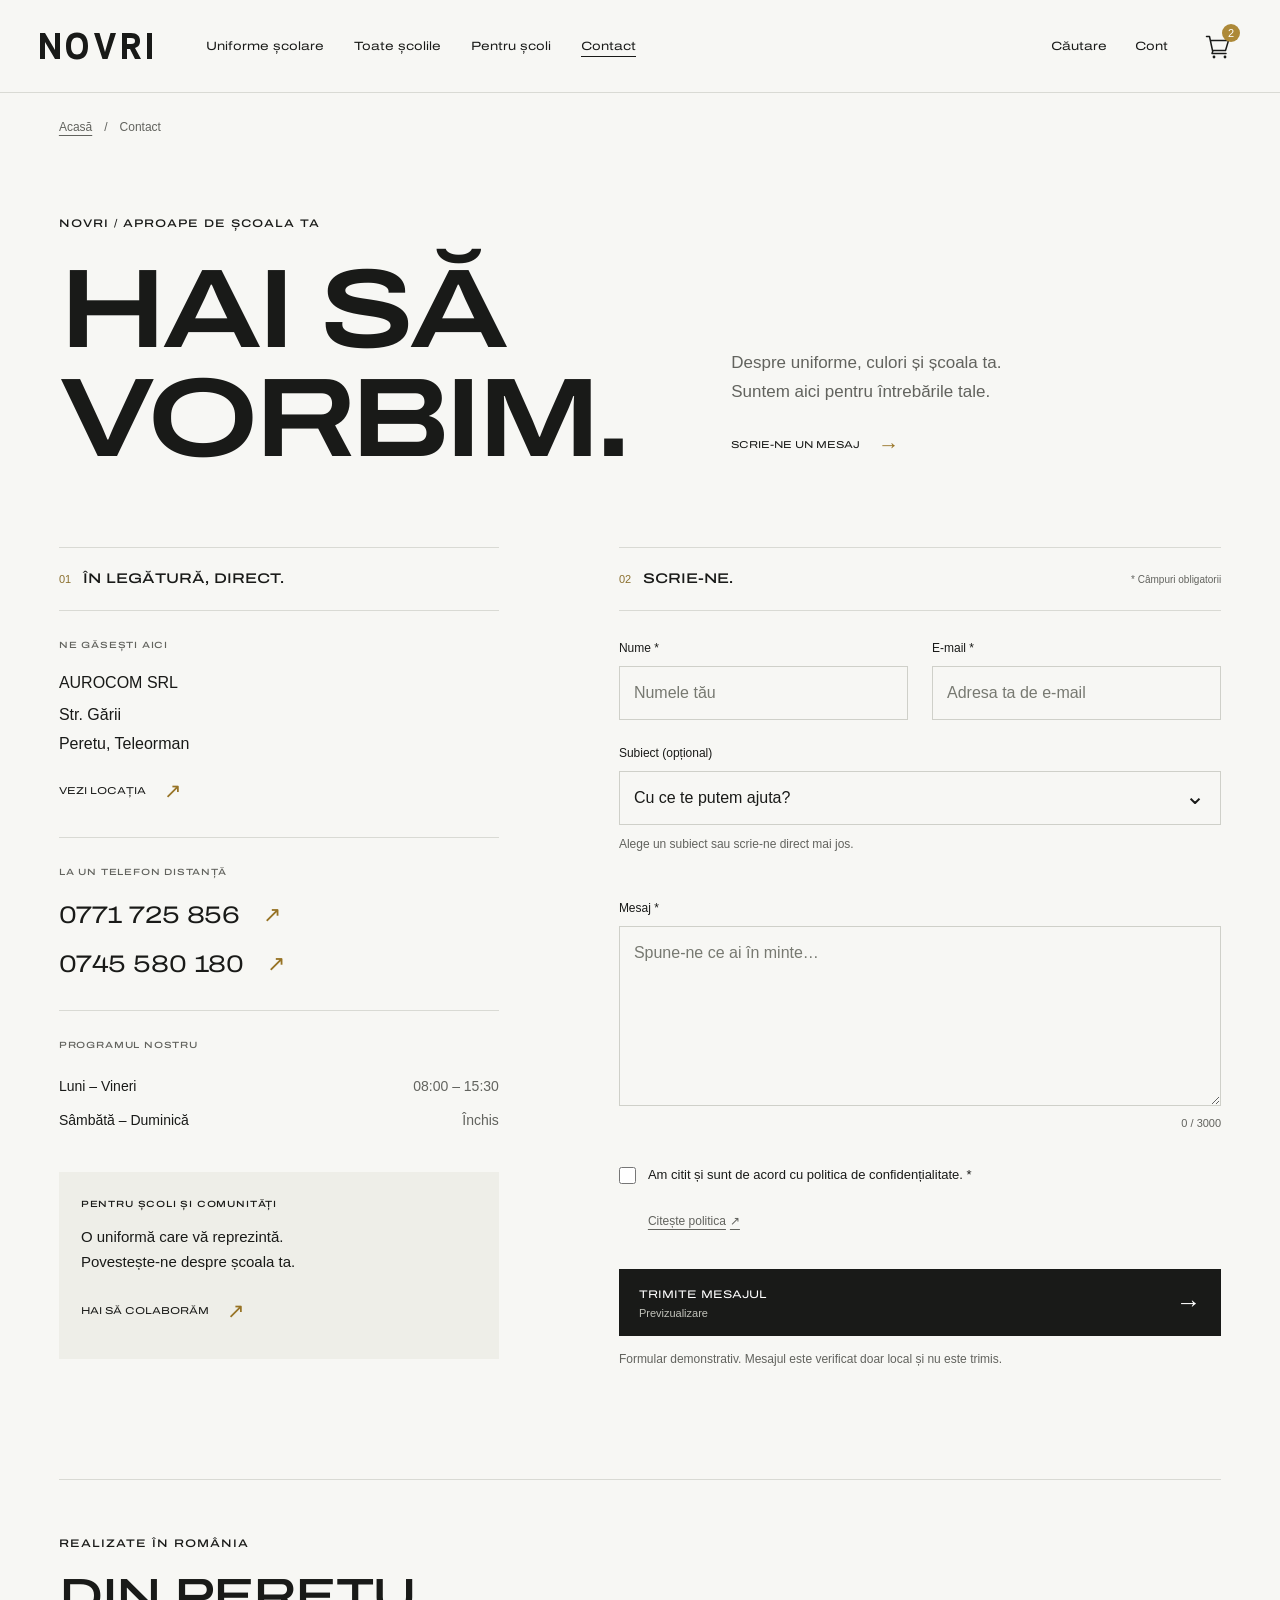
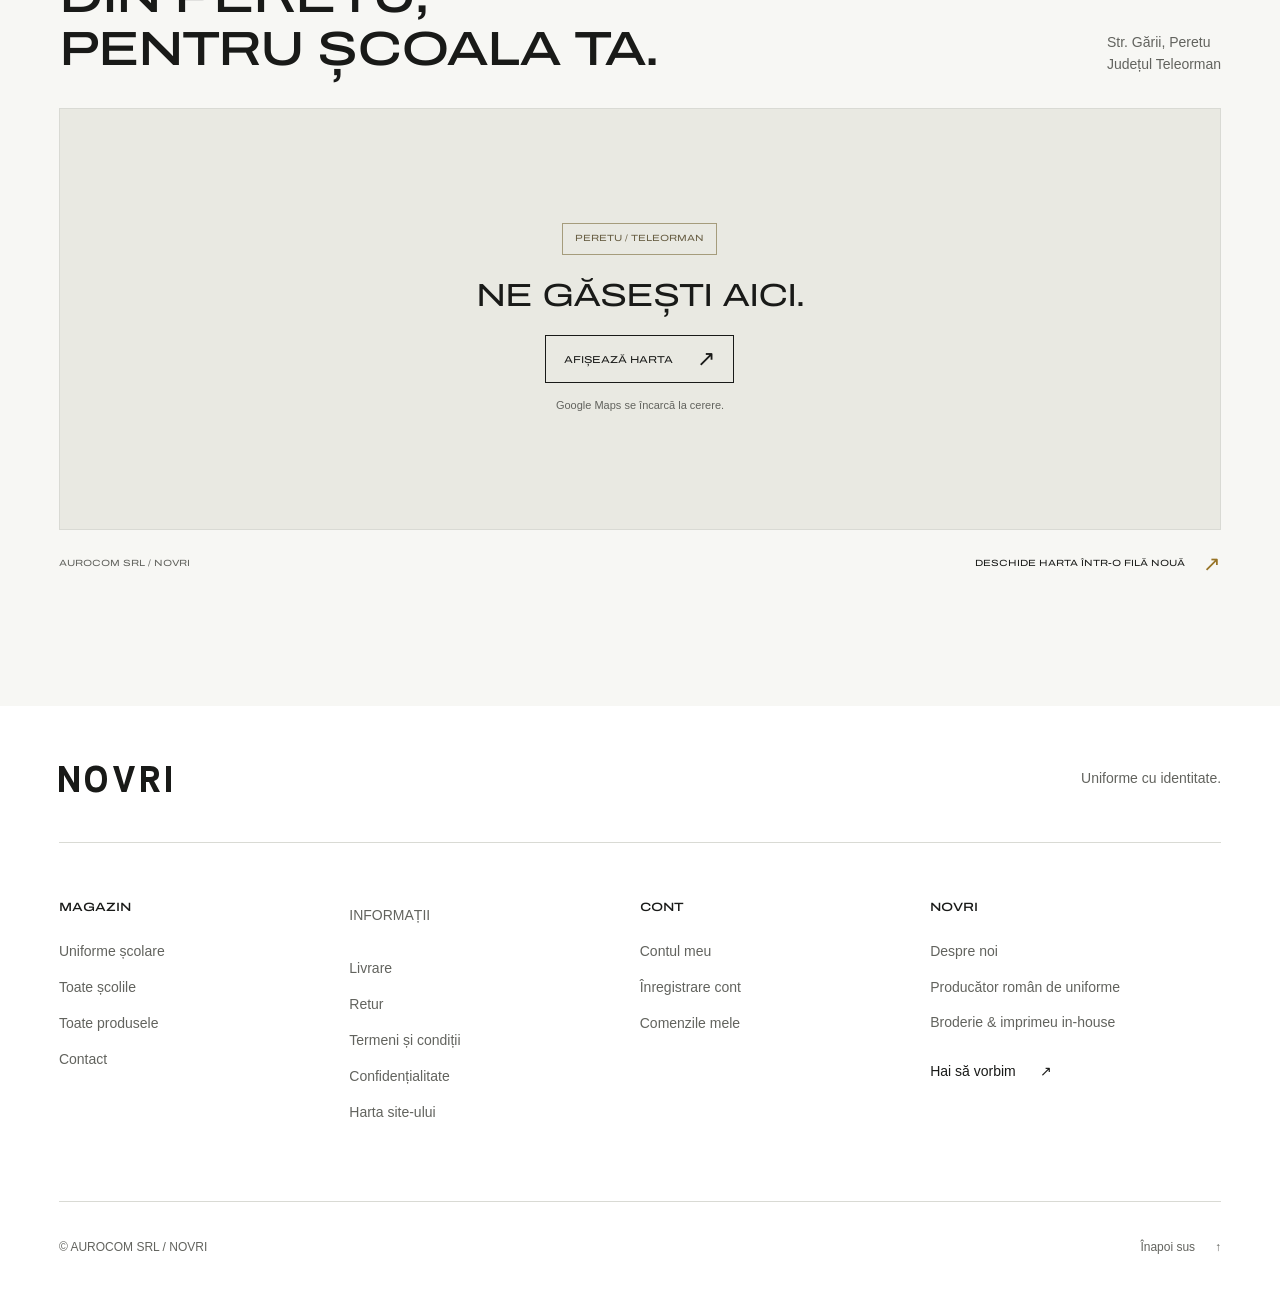
<file: uniforme-scolare-landing/contact.html>
<!doctype html>
<html lang="ro">
<head>
  <meta charset="utf-8">
  <meta name="viewport" content="width=device-width, initial-scale=1">
  <meta name="robots" content="noindex, nofollow">
  <meta name="theme-color" content="#f7f7f4">
  <meta name="description" content="Contact NOVRI — discută cu noi despre uniforme școlare, modele și personalizare. Adresă, telefoane și program.">
  <title>Contact — NOVRI</title>
  <link rel="icon" href="assets/logo.svg" type="image/svg+xml">
  <link rel="preload" href="assets/fonts/archivo-expanded-latin.woff2" as="font" type="font/woff2" crossorigin>
  <link rel="preload" href="assets/fonts/archivo-expanded-latin-ext.woff2" as="font" type="font/woff2" crossorigin>
  <link rel="stylesheet" href="css/styles.css">
  <link rel="stylesheet" href="css/account.css">
  <link rel="stylesheet" href="css/contact.css">
  <script src="js/catalog.js" defer></script>
  <script src="js/cart-state.js" defer></script>
  <script src="js/navigation.js" defer></script>
  <script src="js/account.js" defer></script>
  <script src="js/contact.js" defer></script>
</head>
<!-- Only this standalone document has its default body margin removed.
     For OpenCart, move the wrapper and its stylesheet and script references into the dedicated template. -->
<body style="margin: 0;">
  <div id="school-uniforms-landing" class="school-contact-page">
    <a class="school-skip-link" href="#school-main">Sari la conținut</a>

    <header class="school-header">
      <div class="school-header-inner">
        <a class="school-logo" href="index.html" aria-label="NOVRI — pagina principală">
          <img src="assets/logo.svg" alt="NOVRI" width="112" height="36">
        </a>
        <nav class="school-nav" id="school-menu" aria-label="Navigație principală">
          <a class="school-nav-link" href="index.html#school-main">Uniforme școlare</a>
          <a class="school-nav-link" href="scoli.html">Toate școlile</a>
          <a class="school-nav-link" href="index.html#school-partners">Pentru școli</a>
          <a class="school-nav-link" href="contact.html" aria-current="page">Contact</a>
          <a class="school-nav-link school-mobile-only" href="#" data-school-placeholder>Căutare</a>
          <a class="school-nav-link school-mobile-only" href="#school-account-dialog" data-school-account-open aria-haspopup="dialog" aria-controls="school-account-dialog">Contul meu</a>
        </nav>
        <div class="school-header-actions">
          <!-- Replace placeholder hrefs with the existing OpenCart URLs during integration. -->
          <a class="school-desktop-only" href="#" data-school-placeholder>Căutare</a>
          <a class="school-desktop-only" href="#school-account-dialog" data-school-account-open aria-haspopup="dialog" aria-controls="school-account-dialog">Cont</a>
          <a class="school-cart-link" href="cos.html">
            <span class="school-visually-hidden">Coș de cumpărături, produse: </span>
            <svg class="school-cart-icon" width="28" height="28" viewBox="0 0 28 28" fill="none" aria-hidden="true"><path d="M2.5 4.5h3l3 14h13l3-10H6.5M9 18.5l-1 3h14" stroke="currentColor" stroke-width="1.5" stroke-linecap="round" stroke-linejoin="round"/><circle cx="10" cy="25" r="1.4" fill="currentColor"/><circle cx="21" cy="25" r="1.4" fill="currentColor"/></svg>
            <span class="school-cart-count" id="school-cart-count" data-school-cart-count>0</span>
          </a>
          <button class="school-menu-toggle" type="button" aria-expanded="false" aria-controls="school-menu" aria-label="Deschide meniul" hidden>
            <span class="school-menu-label">Meniu</span>
            <span class="school-menu-icon" aria-hidden="true"><span></span><span></span></span>
          </button>
        </div>
      </div>
    </header>

    <main class="school-container" id="school-main">
      <nav class="school-contact-breadcrumbs" aria-label="Fir de navigare"><a href="index.html">Acasă</a><span aria-hidden="true">/</span><span aria-current="page">Contact</span></nav>
      <section class="school-contact-intro" aria-labelledby="school-contact-title">
        <p class="school-eyebrow">NOVRI / APROAPE DE ȘCOALA TA</p>
        <div class="school-contact-intro-row"><h1 id="school-contact-title">Hai să<br>vorbim.</h1><div class="school-contact-intro-copy"><p>Despre uniforme, culori și școala ta.<br>Suntem aici pentru întrebările tale.</p><a class="school-contact-text-link" href="#school-contact-form" data-school-contact-form-link>Scrie-ne un mesaj <span aria-hidden="true">→</span></a></div></div>
      </section>

      <div class="school-contact-layout">
        <section class="school-contact-details" aria-labelledby="school-contact-details-title">
          <div class="school-contact-section-heading"><span aria-hidden="true">01</span><h2 id="school-contact-details-title">În legătură, direct.</h2></div>
          <div class="school-contact-detail"><p class="school-eyebrow">NE GĂSEȘTI AICI</p><address><strong>AUROCOM SRL</strong><span>Str. Gării</span><span>Peretu, Teleorman</span></address><a class="school-contact-text-link" href="#school-contact-location">Vezi locația <span aria-hidden="true">↗</span></a></div>
          <div class="school-contact-detail"><p class="school-eyebrow">LA UN TELEFON DISTANȚĂ</p><div class="school-contact-phones"><a href="tel:+40771725856" aria-label="Sună la 0771 725 856">0771 725 856 <span aria-hidden="true">↗</span></a><a href="tel:+40745580180" aria-label="Sună la 0745 580 180">0745 580 180 <span aria-hidden="true">↗</span></a></div></div>
          <div class="school-contact-detail"><p class="school-eyebrow">PROGRAMUL NOSTRU</p><dl class="school-contact-hours"><div><dt>Luni – Vineri</dt><dd>08:00 – 15:30</dd></div><div><dt>Sâmbătă – Duminică</dt><dd>Închis</dd></div></dl></div>
          <div class="school-contact-school-note"><p class="school-eyebrow">PENTRU ȘCOLI ȘI COMUNITĂȚI</p><p>O uniformă care vă reprezintă.<br>Povestește-ne despre școala ta.</p><a class="school-contact-text-link" href="#school-contact-form" data-school-partner-contact>Hai să colaborăm <span aria-hidden="true">↗</span></a></div>
        </section>

        <section class="school-contact-message" aria-labelledby="school-contact-form-title">
          <div class="school-contact-section-heading"><span aria-hidden="true">02</span><h2 id="school-contact-form-title">Scrie-ne.</h2><span class="school-contact-required-note">* Câmpuri obligatorii</span></div>
          <form class="school-contact-form" id="school-contact-form" method="dialog" novalidate aria-describedby="school-contact-demo-note">
            <div class="school-contact-fields">
              <div class="school-contact-field"><label for="school-contact-name">Nume *</label><input id="school-contact-name" name="name" type="text" autocomplete="name" maxlength="100" placeholder="Numele tău" required><p class="school-contact-field-error" id="school-contact-name-error" hidden></p></div>
              <div class="school-contact-field"><label for="school-contact-email">E-mail *</label><input id="school-contact-email" name="email" type="email" autocomplete="email" maxlength="254" placeholder="Adresa ta de e-mail" required><p class="school-contact-field-error" id="school-contact-email-error" hidden></p></div>
              <div class="school-contact-field school-contact-wide"><label for="school-contact-subject">Subiect (opțional)</label><div class="school-contact-select"><select id="school-contact-subject" name="subject" aria-describedby="school-contact-subject-help">
                <option value="">Cu ce te putem ajuta?</option>
                <option value="modele">Alte modele de uniforme</option>
                <option value="culori">Culorile produselor</option>
                <option value="sicap">Comenzi prin SICAP</option>
                <option value="scoala">Uniforme pentru școala noastră</option>
                <option value="alta-intrebare">Altă întrebare</option>
              </select><span aria-hidden="true">⌄</span></div><p class="school-contact-subject-help" id="school-contact-subject-help">Alege un subiect sau scrie-ne direct mai jos.</p></div>
              <div class="school-contact-field school-contact-wide"><label for="school-contact-message">Mesaj *</label><textarea id="school-contact-message" name="message" rows="6" maxlength="3000" placeholder="Spune-ne ce ai în minte…" required></textarea><div class="school-contact-message-meta"><p class="school-contact-field-error" id="school-contact-message-error" hidden></p><span id="school-contact-character-count">0 / 3000</span></div></div>
            </div>
            <div class="school-contact-consent"><label><input id="school-contact-privacy" name="privacy" type="checkbox" required><span>Am citit și sunt de acord cu politica de confidențialitate. *</span></label><a class="school-contact-policy" href="confidentialitate.html" target="_blank" rel="noopener" aria-label="Citește politica de confidențialitate, într-o filă nouă">Citește politica <span aria-hidden="true">↗</span></a><p class="school-contact-field-error" id="school-contact-privacy-error" hidden></p></div>
            <p class="school-contact-form-error" id="school-contact-form-error" role="alert" hidden></p>
            <button class="school-contact-submit" id="school-contact-submit" type="submit" disabled><span>Trimite mesajul <small>Previzualizare</small></span><span aria-hidden="true">→</span></button>
            <p class="school-contact-demo-note" id="school-contact-demo-note">Formular demonstrativ. Mesajul este verificat doar local și nu este trimis.</p>
            <noscript><p class="school-noscript">Activează JavaScript pentru previzualizarea formularului. Ne poți contacta folosind numerele de telefon de alături.</p></noscript>
          </form>
        </section>
      </div>

      <section class="school-contact-location" id="school-contact-location" aria-labelledby="school-contact-location-title">
        <div class="school-contact-location-heading"><div><p class="school-eyebrow">REALIZATE ÎN ROMÂNIA</p><h2 id="school-contact-location-title">Din Peretu,<br>pentru școala ta.</h2></div><p>Str. Gării, Peretu<br>Județul Teleorman</p></div>
        <div class="school-contact-map" id="school-contact-map">
          <div class="school-contact-map-placeholder" id="school-contact-map-placeholder"><span class="school-contact-map-label">PERETU / TELEORMAN</span><p>Ne găsești aici.</p><button class="school-contact-map-button" id="school-contact-map-button" type="button" aria-controls="school-contact-map-frame" aria-expanded="false" hidden>Afișează harta <span aria-hidden="true">↗</span></button><span class="school-contact-map-note">Google Maps se încarcă la cerere.</span></div>
          <div class="school-contact-map-frame" id="school-contact-map-frame" hidden></div>
        </div>
        <div class="school-contact-map-caption"><span>AUROCOM SRL / NOVRI</span><a class="school-contact-text-link" href="https://www.google.com/maps/embed?pb=!1m18!1m12!1m3!1d2411.9291688897824!2d25.08600023146822!3d44.03620237962804!2m3!1f0!2f0!3f0!3m2!1i1024!2i768!4f13.1!3m3!1m2!1s0x0%3A0x96cea65564756789!2sSc%20Aurocom%20Srl!5e0!3m2!1sro!2sro!4v1666161675020!5m2!1sro!2sro" target="_blank" rel="noopener noreferrer" id="school-contact-map-link">Deschide harta într-o filă nouă <span aria-hidden="true">↗</span></a></div>
      </section>
    </main>
    <dialog class="school-contact-dialog" id="school-contact-dialog" aria-labelledby="school-contact-dialog-title" aria-describedby="school-contact-dialog-description">
      <button class="school-contact-dialog-close" type="button" data-school-contact-close aria-label="Închide">×</button>
      <p class="school-eyebrow">NOVRI / PREVIZUALIZARE</p><h2 id="school-contact-dialog-title"></h2><p id="school-contact-dialog-description"></p>
      <button class="school-contact-submit" type="button" data-school-contact-close>Înapoi la formular <span aria-hidden="true">→</span></button>
    </dialog>

    <!-- Shared account fragment. Included statically in each standalone page. -->
    <dialog class="school-account-dialog" id="school-account-dialog" data-school-account-mode="login" aria-labelledby="school-account-title" aria-describedby="school-account-description school-account-demo-note">
      <button class="school-account-close" type="button" data-school-account-close aria-label="Închide fereastra contului"><svg width="20" height="20" viewBox="0 0 24 24" fill="none" aria-hidden="true"><path d="m6 6 12 12M18 6 6 18" stroke="currentColor" stroke-width="1.5"/></svg></button>
      <div class="school-account-body">
      <p class="school-account-eyebrow">NOVRI / CONTUL TĂU</p>
      <h2 id="school-account-title">Bine ai revenit</h2>
      <p class="school-account-description" id="school-account-description">Intră în cont pentru comenzile și uniformele tale.</p>
      <form class="school-account-form" id="school-account-form" method="dialog" autocomplete="off" novalidate>
        <fieldset class="school-account-group">
          <legend id="school-account-personal-heading" hidden>Detalii personale</legend>
          <div class="school-account-field-grid">
            <div class="school-account-field" data-school-register-field hidden><label for="school-account-firstname">Prenume *</label><input id="school-account-firstname" name="account-firstname" type="text" autocomplete="off" maxlength="32" required disabled></div>
            <div class="school-account-field" data-school-register-field hidden><label for="school-account-lastname">Nume *</label><input id="school-account-lastname" name="account-lastname" type="text" autocomplete="off" maxlength="32" required disabled></div>
            <div class="school-account-field"><label for="school-account-email" id="school-account-email-label">Adresa de e-mail</label><input id="school-account-email" name="account-email" type="email" inputmode="email" autocomplete="off" autocapitalize="none" spellcheck="false" maxlength="160" required></div>
            <div class="school-account-field" data-school-register-field hidden><label for="school-account-phone">Telefon *</label><input id="school-account-phone" name="account-phone" type="tel" autocomplete="off" maxlength="32" required disabled></div>
          </div>
        </fieldset>
        <fieldset class="school-account-group school-account-credentials" id="school-account-credentials">
          <legend id="school-account-password-heading" hidden>Parola ta</legend>
          <div class="school-account-field-grid">
            <div class="school-account-field" id="school-account-password-field"><label for="school-account-password" id="school-account-password-label">Parolă</label><input id="school-account-password" name="account-password" type="password" autocomplete="off" maxlength="160" required></div>
            <div class="school-account-field" data-school-register-field hidden><label for="school-account-password-confirm">Confirmă parola *</label><input id="school-account-password-confirm" name="account-password-confirm" type="password" autocomplete="off" maxlength="160" required disabled></div>
          </div>
        </fieldset>
        <button class="school-account-text-button school-account-forgot" type="button" id="school-account-forgot">Ai uitat parola?</button>
        <fieldset class="school-account-group school-account-newsletter" data-school-register-field hidden>
          <legend>Newsletter</legend>
          <div class="school-account-newsletter-row"><span>Noutăți și colecții NOVRI</span><div class="school-account-radio-options"><label><input type="radio" name="account-newsletter" value="1" disabled> Da</label><label><input type="radio" name="account-newsletter" value="0" checked disabled> Nu</label></div></div>
        </fieldset>
        <div class="school-account-consent" data-school-register-field hidden><label><input id="school-account-privacy" name="account-privacy" type="checkbox" required disabled><span>Am citit și sunt de acord cu <a href="confidentialitate.html" target="_blank" rel="noopener" aria-label="Politica de confidențialitate, se deschide într-o filă nouă">Politica de confidențialitate</a>. *</span></label></div>
        <button class="school-account-submit" type="submit"><span id="school-account-submit-label">Autentificare</span><span aria-hidden="true">→</span></button>
        <button class="school-account-text-button school-account-back" type="button" id="school-account-back" hidden><span aria-hidden="true">←</span> Înapoi la autentificare</button>
        <p class="school-account-status" id="school-account-status" role="status" aria-live="polite" aria-atomic="true" hidden></p>
      </form>
      <div class="school-account-register-prompt" id="school-account-register-prompt"><span>Nu ai încă un cont?</span><button class="school-account-text-button" type="button" id="school-account-register">Înregistrare cont <span aria-hidden="true">↗</span></button></div>
      <p class="school-account-demo-note" id="school-account-demo-note">Demo de design. Folosește date fictive; formularul nu trimite date.</p>
      </div>
    </dialog>

    <footer class="school-footer" id="contact">
      <div class="school-footer-inner school-container">
        <div class="school-footer-top"><a class="school-logo" href="index.html" aria-label="NOVRI — pagina principală"><img src="assets/logo.svg" alt="NOVRI" width="112" height="36" loading="lazy"></a><span class="school-footer-signature">Uniforme cu identitate.</span></div>
        <div class="school-footer-grid">
          <nav class="school-footer-column" aria-labelledby="school-footer-shop"><h2 id="school-footer-shop">Magazin</h2><a href="index.html#school-main">Uniforme școlare</a><a href="scoli.html">Toate școlile</a><a href="index.html#school-collection">Toate produsele</a><a href="contact.html">Contact</a></nav>
          <nav class="school-footer-column" aria-labelledby="school-footer-info"><h2 id="school-footer-info"><a href="informatii.html">Informații</a></h2><a href="livrare.html">Livrare</a><a href="retur.html">Retur</a><a href="termeni-si-conditii.html">Termeni și condiții</a><a href="confidentialitate.html">Confidențialitate</a><a href="harta-site.html">Harta site-ului</a></nav>
          <nav class="school-footer-column" aria-labelledby="school-footer-account"><h2 id="school-footer-account">Cont</h2><a href="#school-account-dialog" data-school-account-open aria-haspopup="dialog" aria-controls="school-account-dialog">Contul meu</a><a href="#school-account-dialog" data-school-account-open="register" aria-haspopup="dialog" aria-controls="school-account-dialog">Înregistrare cont</a><a href="#" data-school-placeholder>Comenzile mele</a></nav>
          <div class="school-footer-column"><h2>NOVRI</h2><a href="despre-noi.html">Despre noi</a><p>Producător român de uniforme</p><p>Broderie &amp; imprimeu in-house</p><a class="school-footer-contact" href="contact.html">Hai să vorbim <span aria-hidden="true">↗</span></a></div>
        </div>
        <div class="school-footer-bottom"><small>© AUROCOM SRL / NOVRI</small><a href="#school-main">Înapoi sus <span aria-hidden="true">↑</span></a></div>
      </div>
    </footer>
  </div>
</body>
</html>
</file>
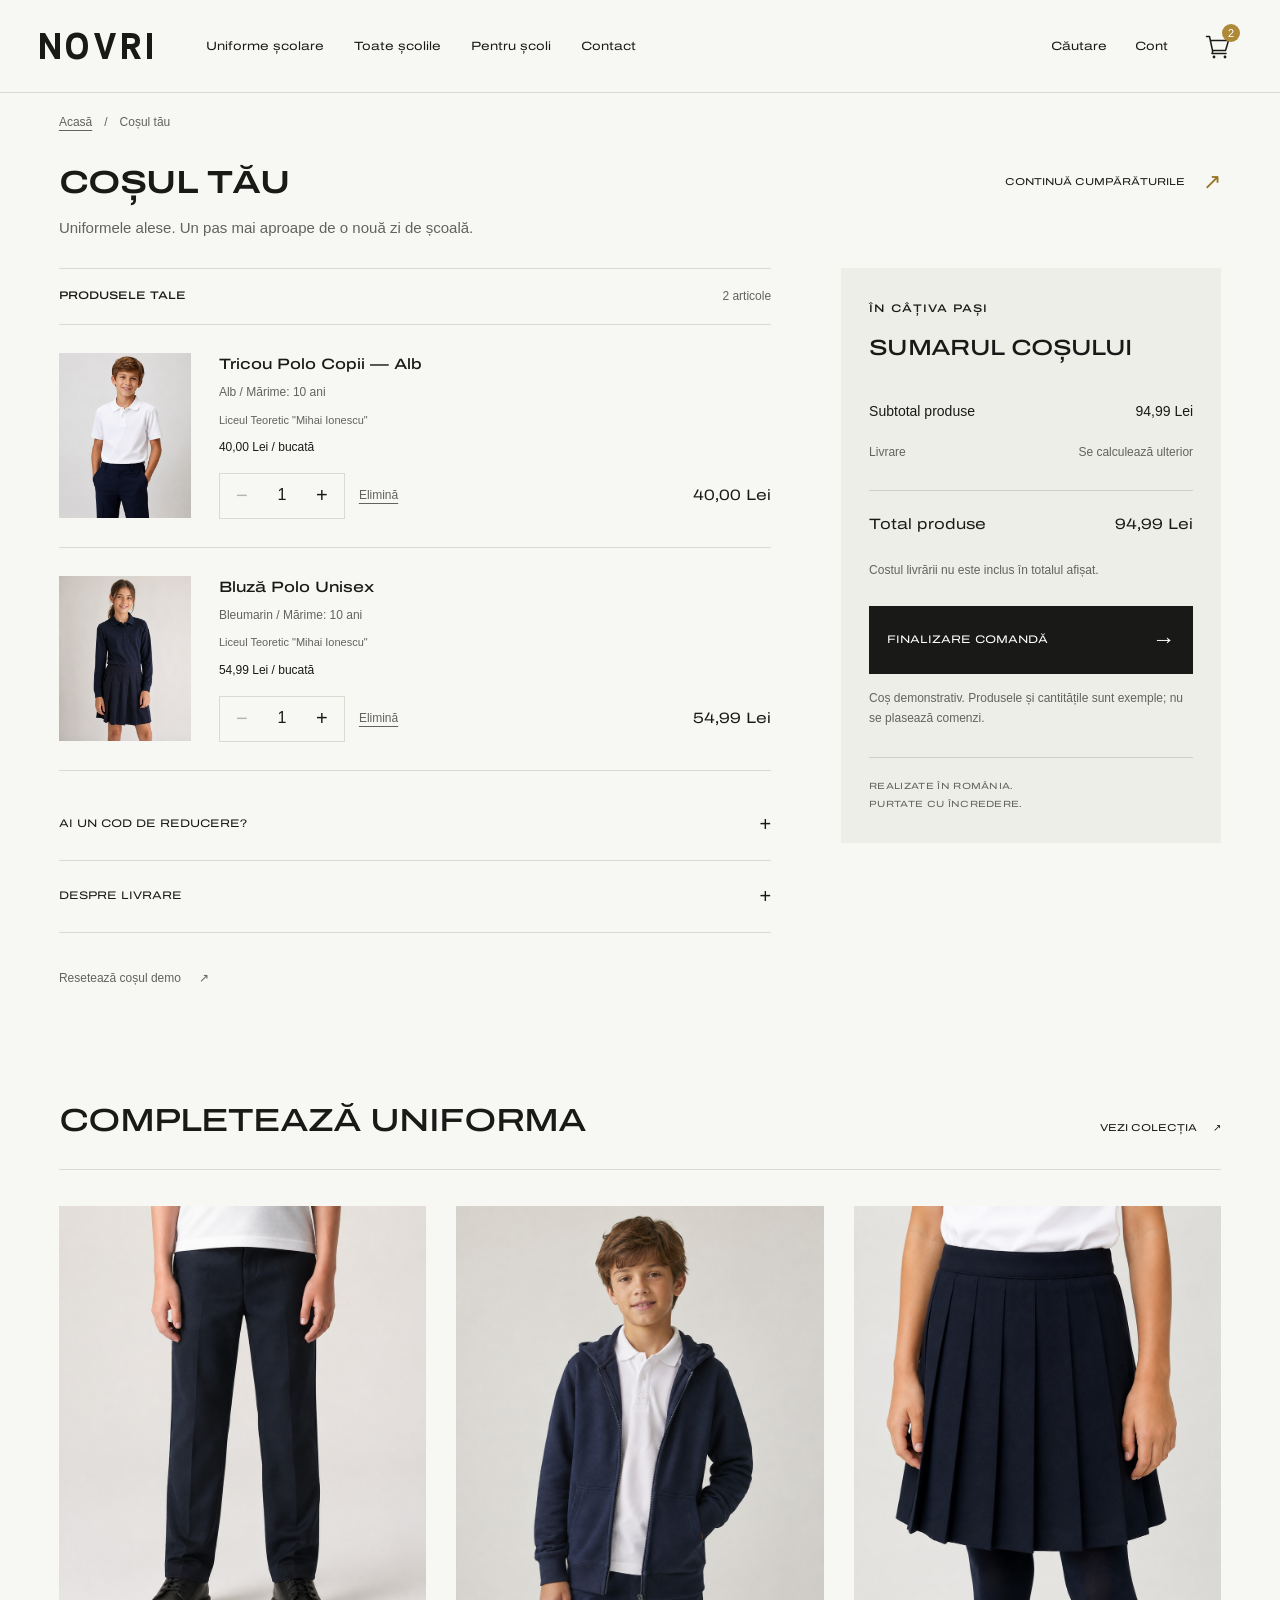
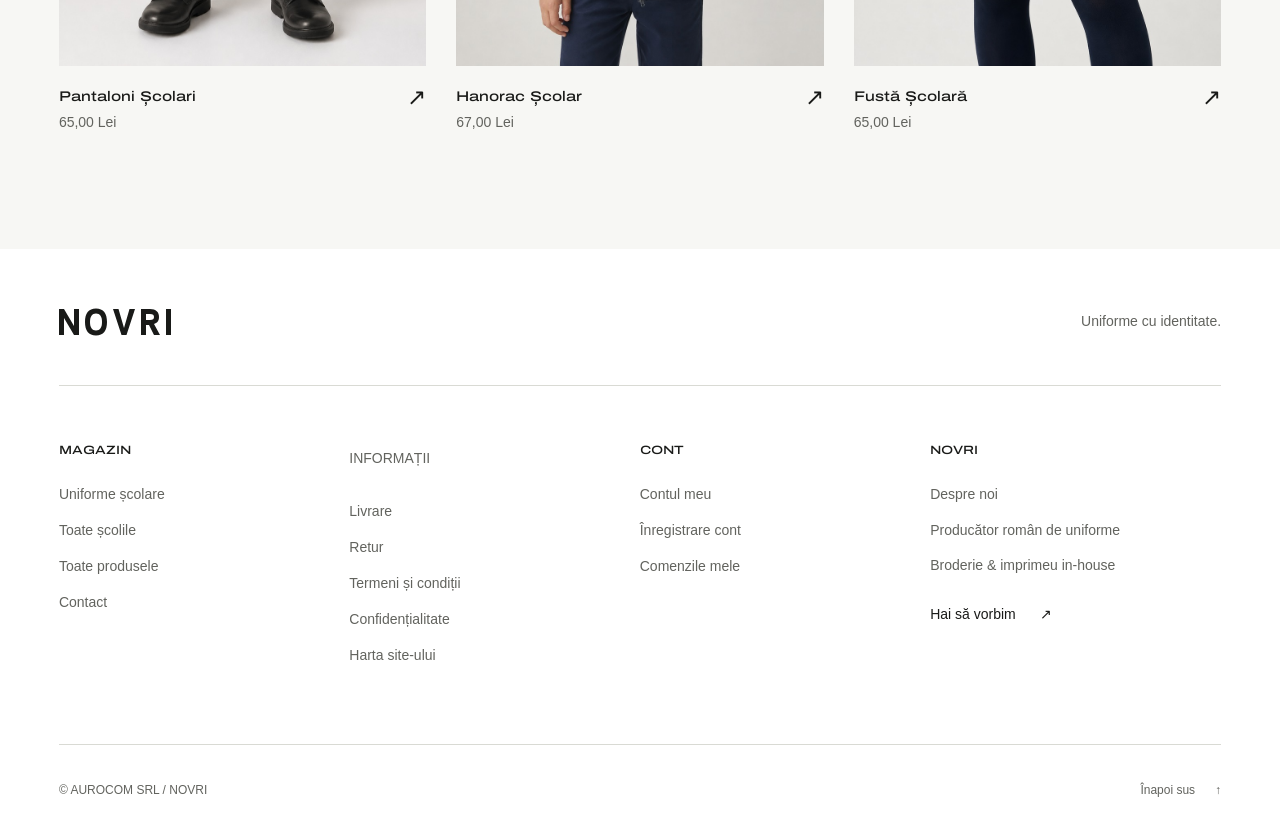
<file: uniforme-scolare-landing/cos.html>
<!doctype html>
<html lang="ro">
<head>
  <meta charset="utf-8">
  <meta name="viewport" content="width=device-width, initial-scale=1">
  <meta name="theme-color" content="#f7f7f4">
  <meta name="description" content="Coșul tău NOVRI. Previzualizează uniformele alese, mărimile, cantitățile și sumarul produselor.">
  <title>Coșul tău — NOVRI</title>
  <link rel="icon" href="assets/logo.svg" type="image/svg+xml">
  <link rel="preload" href="assets/fonts/archivo-expanded-latin.woff2" as="font" type="font/woff2" crossorigin>
  <link rel="preload" href="assets/fonts/archivo-expanded-latin-ext.woff2" as="font" type="font/woff2" crossorigin>
  <link rel="stylesheet" href="css/styles.css">
  <link rel="stylesheet" href="css/account.css">
  <link rel="stylesheet" href="css/cart.css">
  <script src="js/catalog.js" defer></script>
  <script src="js/cart-state.js" defer></script>
  <script src="js/navigation.js" defer></script>
  <script src="js/account.js" defer></script>
  <script src="js/cart.js" defer></script>
</head>
<!-- Only this standalone document has its default body margin removed.
     For OpenCart, move the wrapper and its stylesheet and script references into the dedicated template. -->
<body style="margin: 0;">
  <div id="school-uniforms-landing" class="school-cart-page">
    <a class="school-skip-link" href="#school-main">Sari la conținut</a>

    <header class="school-header">
      <div class="school-header-inner">
        <a class="school-logo" href="index.html" aria-label="NOVRI — pagina principală">
          <img src="assets/logo.svg" alt="NOVRI" width="112" height="36">
        </a>
        <nav class="school-nav" id="school-menu" aria-label="Navigație principală">
          <a class="school-nav-link" href="index.html#school-main">Uniforme școlare</a>
          <a class="school-nav-link" href="scoli.html">Toate școlile</a>
          <a class="school-nav-link" href="index.html#school-partners">Pentru școli</a>
          <a class="school-nav-link" href="contact.html">Contact</a>
          <a class="school-nav-link school-mobile-only" href="#" data-school-placeholder>Căutare</a>
          <a class="school-nav-link school-mobile-only" href="#school-account-dialog" data-school-account-open aria-haspopup="dialog" aria-controls="school-account-dialog">Contul meu</a>
        </nav>
        <div class="school-header-actions">
          <!-- Replace placeholder hrefs with the existing OpenCart URLs during integration. -->
          <a class="school-desktop-only" href="#" data-school-placeholder>Căutare</a>
          <a class="school-desktop-only" href="#school-account-dialog" data-school-account-open aria-haspopup="dialog" aria-controls="school-account-dialog">Cont</a>
          <a class="school-cart-link" href="cos.html">
            <span class="school-visually-hidden">Coș de cumpărături, produse: </span>
            <svg class="school-cart-icon" width="28" height="28" viewBox="0 0 28 28" fill="none" aria-hidden="true"><path d="M2.5 4.5h3l3 14h13l3-10H6.5M9 18.5l-1 3h14" stroke="currentColor" stroke-width="1.5" stroke-linecap="round" stroke-linejoin="round"/><circle cx="10" cy="25" r="1.4" fill="currentColor"/><circle cx="21" cy="25" r="1.4" fill="currentColor"/></svg>
            <span class="school-cart-count" id="school-cart-count" data-school-cart-count>0</span>
          </a>
          <button class="school-menu-toggle" type="button" aria-expanded="false" aria-controls="school-menu" aria-label="Deschide meniul" hidden>
            <span class="school-menu-label">Meniu</span>
            <span class="school-menu-icon" aria-hidden="true"><span></span><span></span></span>
          </button>
        </div>
      </div>
    </header>

    <main class="school-container" id="school-main">
      <nav class="school-cart-breadcrumbs" aria-label="Fir de navigare"><a href="index.html">Acasă</a><span aria-hidden="true">/</span><span aria-current="page">Coșul tău</span></nav>
      <section class="school-cart-intro" aria-labelledby="school-cart-title">
        <div class="school-cart-title-row"><h1 id="school-cart-title">Coșul tău</h1><a class="school-cart-continue" href="categorie.html" data-school-cart-continue>Continuă cumpărăturile <span aria-hidden="true">↗</span></a></div>
        <p class="school-cart-intro-note">Uniformele alese. Un pas mai aproape de o nouă zi de școală.</p>
      </section>

      <div class="school-cart-feedback" id="school-cart-feedback" hidden><p id="school-cart-message" role="status" aria-live="polite"></p><button type="button" id="school-cart-undo">Anulează eliminarea</button></div>
      <div class="school-cart-layout" id="school-cart-content" hidden>
        <section class="school-cart-products" aria-label="Produsele din coș">
          <div class="school-cart-list-heading"><h2>Produsele tale</h2><span id="school-cart-item-count"></span></div>
          <div id="school-cart-items"></div>
          <p class="school-visually-hidden" id="school-cart-live" role="status" aria-live="polite" aria-atomic="true"></p>
          <div class="school-cart-extras">
            <details class="school-cart-disclosure"><summary>Ai un cod de reducere?</summary>
              <form class="school-coupon-form" id="school-coupon-form">
                <label for="school-coupon-code">Cod de reducere sau voucher</label>
                <div class="school-coupon-fields"><input id="school-coupon-code" type="text" maxlength="40" placeholder="Introdu codul" autocomplete="off" required><button type="submit">Aplică <span aria-hidden="true">↗</span></button></div>
                <p class="school-coupon-status" id="school-coupon-status" role="status" aria-live="polite"></p>
              </form>
            </details>
            <details class="school-cart-disclosure"><summary>Despre livrare</summary><p>Costul livrării se confirmă după alegerea adresei, la finalizarea comenzii. Produsele disponibile sunt expediate rapid.</p></details>
          </div>
        </section>

        <aside class="school-cart-summary" aria-labelledby="school-summary-title">
          <p class="school-eyebrow">ÎN CÂȚIVA PAȘI</p><h2 id="school-summary-title">Sumarul coșului</h2>
          <dl class="school-cart-totals"><div><dt>Subtotal produse</dt><dd id="school-cart-subtotal">94,99 Lei</dd></div><div><dt>Livrare</dt><dd>Se calculează ulterior</dd></div><div class="school-cart-grand-total"><dt>Total produse</dt><dd id="school-cart-total">94,99 Lei</dd></div></dl>
          <p class="school-cart-delivery-note">Costul livrării nu este inclus în totalul afișat.</p>
          <a class="school-checkout-button" id="school-checkout-button" href="checkout.html">Finalizare comandă <span aria-hidden="true">→</span></a>
          <p class="school-cart-demo-note">Coș demonstrativ. Produsele și cantitățile sunt exemple; nu se plasează comenzi.</p>
          <div class="school-cart-summary-signature"><span>Realizate în România.</span><span>Purtate cu încredere.</span></div>
        </aside>
      </div>

      <section class="school-cart-empty" id="school-cart-empty" aria-labelledby="school-cart-empty-title" hidden>
        <p class="school-eyebrow">O NOUĂ ZI. O NOUĂ ALEGERE.</p>
        <h2 id="school-cart-empty-title" tabindex="-1">Coșul tău<br>așteaptă prima uniformă.</h2>
        <p>Descoperă colecția și găsește uniformele potrivite școlii copilului tău.</p>
        <a class="school-cart-empty-cta" href="index.html#school-selector">Alege școala <span aria-hidden="true">→</span></a>
      </section>
      <div class="school-cart-demo-controls"><button type="button" id="school-cart-reset">Resetează coșul demo <span aria-hidden="true">↗</span></button></div>
      <noscript><p class="school-noscript">Activează JavaScript pentru previzualizarea coșului sau <a href="index.html#school-collection">vezi colecția NOVRI</a>.</p></noscript>
      <section class="school-cart-recommendations" aria-labelledby="school-cart-recommendations-title"><div class="school-cart-recommendations-heading"><h2 id="school-cart-recommendations-title">Completează uniforma</h2><a href="categorie.html" data-school-cart-continue>Vezi colecția <span aria-hidden="true">↗</span></a></div><div class="school-product-grid" id="school-cart-related"></div></section>
    </main>

    <template id="school-cart-row-template">
      <article class="school-cart-row">
        <a class="school-cart-row-image"><img width="900" height="1125" decoding="async"></a>
        <div class="school-cart-row-info"><h3><a class="school-cart-product-name"></a></h3><p class="school-cart-row-options"></p><a class="school-cart-row-school"></a><p class="school-cart-row-price"></p></div>
        <div class="school-cart-row-actions">
          <div class="school-cart-quantity" role="group"><button type="button" data-school-cart-action="decrease">−</button><input type="number" min="1" max="99" step="1" inputmode="numeric" data-school-cart-quantity><button type="button" data-school-cart-action="increase">+</button></div>
          <button class="school-cart-remove" type="button" data-school-cart-action="remove">Elimină</button>
          <p class="school-cart-line-total"></p>
        </div>
      </article>
    </template>


    <!-- Shared account fragment. Included statically in each standalone page. -->
    <dialog class="school-account-dialog" id="school-account-dialog" data-school-account-mode="login" aria-labelledby="school-account-title" aria-describedby="school-account-description school-account-demo-note">
      <button class="school-account-close" type="button" data-school-account-close aria-label="Închide fereastra contului"><svg width="20" height="20" viewBox="0 0 24 24" fill="none" aria-hidden="true"><path d="m6 6 12 12M18 6 6 18" stroke="currentColor" stroke-width="1.5"/></svg></button>
      <div class="school-account-body">
      <p class="school-account-eyebrow">NOVRI / CONTUL TĂU</p>
      <h2 id="school-account-title">Bine ai revenit</h2>
      <p class="school-account-description" id="school-account-description">Intră în cont pentru comenzile și uniformele tale.</p>
      <form class="school-account-form" id="school-account-form" method="dialog" autocomplete="off" novalidate>
        <fieldset class="school-account-group">
          <legend id="school-account-personal-heading" hidden>Detalii personale</legend>
          <div class="school-account-field-grid">
            <div class="school-account-field" data-school-register-field hidden><label for="school-account-firstname">Prenume *</label><input id="school-account-firstname" name="account-firstname" type="text" autocomplete="off" maxlength="32" required disabled></div>
            <div class="school-account-field" data-school-register-field hidden><label for="school-account-lastname">Nume *</label><input id="school-account-lastname" name="account-lastname" type="text" autocomplete="off" maxlength="32" required disabled></div>
            <div class="school-account-field"><label for="school-account-email" id="school-account-email-label">Adresa de e-mail</label><input id="school-account-email" name="account-email" type="email" inputmode="email" autocomplete="off" autocapitalize="none" spellcheck="false" maxlength="160" required></div>
            <div class="school-account-field" data-school-register-field hidden><label for="school-account-phone">Telefon *</label><input id="school-account-phone" name="account-phone" type="tel" autocomplete="off" maxlength="32" required disabled></div>
          </div>
        </fieldset>
        <fieldset class="school-account-group school-account-credentials" id="school-account-credentials">
          <legend id="school-account-password-heading" hidden>Parola ta</legend>
          <div class="school-account-field-grid">
            <div class="school-account-field" id="school-account-password-field"><label for="school-account-password" id="school-account-password-label">Parolă</label><input id="school-account-password" name="account-password" type="password" autocomplete="off" maxlength="160" required></div>
            <div class="school-account-field" data-school-register-field hidden><label for="school-account-password-confirm">Confirmă parola *</label><input id="school-account-password-confirm" name="account-password-confirm" type="password" autocomplete="off" maxlength="160" required disabled></div>
          </div>
        </fieldset>
        <button class="school-account-text-button school-account-forgot" type="button" id="school-account-forgot">Ai uitat parola?</button>
        <fieldset class="school-account-group school-account-newsletter" data-school-register-field hidden>
          <legend>Newsletter</legend>
          <div class="school-account-newsletter-row"><span>Noutăți și colecții NOVRI</span><div class="school-account-radio-options"><label><input type="radio" name="account-newsletter" value="1" disabled> Da</label><label><input type="radio" name="account-newsletter" value="0" checked disabled> Nu</label></div></div>
        </fieldset>
        <div class="school-account-consent" data-school-register-field hidden><label><input id="school-account-privacy" name="account-privacy" type="checkbox" required disabled><span>Am citit și sunt de acord cu <a href="confidentialitate.html" target="_blank" rel="noopener" aria-label="Politica de confidențialitate, se deschide într-o filă nouă">Politica de confidențialitate</a>. *</span></label></div>
        <button class="school-account-submit" type="submit"><span id="school-account-submit-label">Autentificare</span><span aria-hidden="true">→</span></button>
        <button class="school-account-text-button school-account-back" type="button" id="school-account-back" hidden><span aria-hidden="true">←</span> Înapoi la autentificare</button>
        <p class="school-account-status" id="school-account-status" role="status" aria-live="polite" aria-atomic="true" hidden></p>
      </form>
      <div class="school-account-register-prompt" id="school-account-register-prompt"><span>Nu ai încă un cont?</span><button class="school-account-text-button" type="button" id="school-account-register">Înregistrare cont <span aria-hidden="true">↗</span></button></div>
      <p class="school-account-demo-note" id="school-account-demo-note">Demo de design. Folosește date fictive; formularul nu trimite date.</p>
      </div>
    </dialog>

    <footer class="school-footer" id="contact">
      <div class="school-footer-inner school-container">
        <div class="school-footer-top"><a class="school-logo" href="index.html" aria-label="NOVRI — pagina principală"><img src="assets/logo.svg" alt="NOVRI" width="112" height="36" loading="lazy"></a><span class="school-footer-signature">Uniforme cu identitate.</span></div>
        <div class="school-footer-grid">
          <nav class="school-footer-column" aria-labelledby="school-footer-shop"><h2 id="school-footer-shop">Magazin</h2><a href="index.html#school-main">Uniforme școlare</a><a href="scoli.html">Toate școlile</a><a href="index.html#school-collection">Toate produsele</a><a href="contact.html">Contact</a></nav>
          <nav class="school-footer-column" aria-labelledby="school-footer-info"><h2 id="school-footer-info"><a href="informatii.html">Informații</a></h2><a href="livrare.html">Livrare</a><a href="retur.html">Retur</a><a href="termeni-si-conditii.html">Termeni și condiții</a><a href="confidentialitate.html">Confidențialitate</a><a href="harta-site.html">Harta site-ului</a></nav>
          <nav class="school-footer-column" aria-labelledby="school-footer-account"><h2 id="school-footer-account">Cont</h2><a href="#school-account-dialog" data-school-account-open aria-haspopup="dialog" aria-controls="school-account-dialog">Contul meu</a><a href="#school-account-dialog" data-school-account-open="register" aria-haspopup="dialog" aria-controls="school-account-dialog">Înregistrare cont</a><a href="#" data-school-placeholder>Comenzile mele</a></nav>
          <div class="school-footer-column"><h2>NOVRI</h2><a href="despre-noi.html">Despre noi</a><p>Producător român de uniforme</p><p>Broderie &amp; imprimeu in-house</p><a class="school-footer-contact" href="contact.html">Hai să vorbim <span aria-hidden="true">↗</span></a></div>
        </div>
        <div class="school-footer-bottom"><small>© AUROCOM SRL / NOVRI</small><a href="#school-main">Înapoi sus <span aria-hidden="true">↑</span></a></div>
      </div>
    </footer>
  </div>
</body>
</html>
</file>
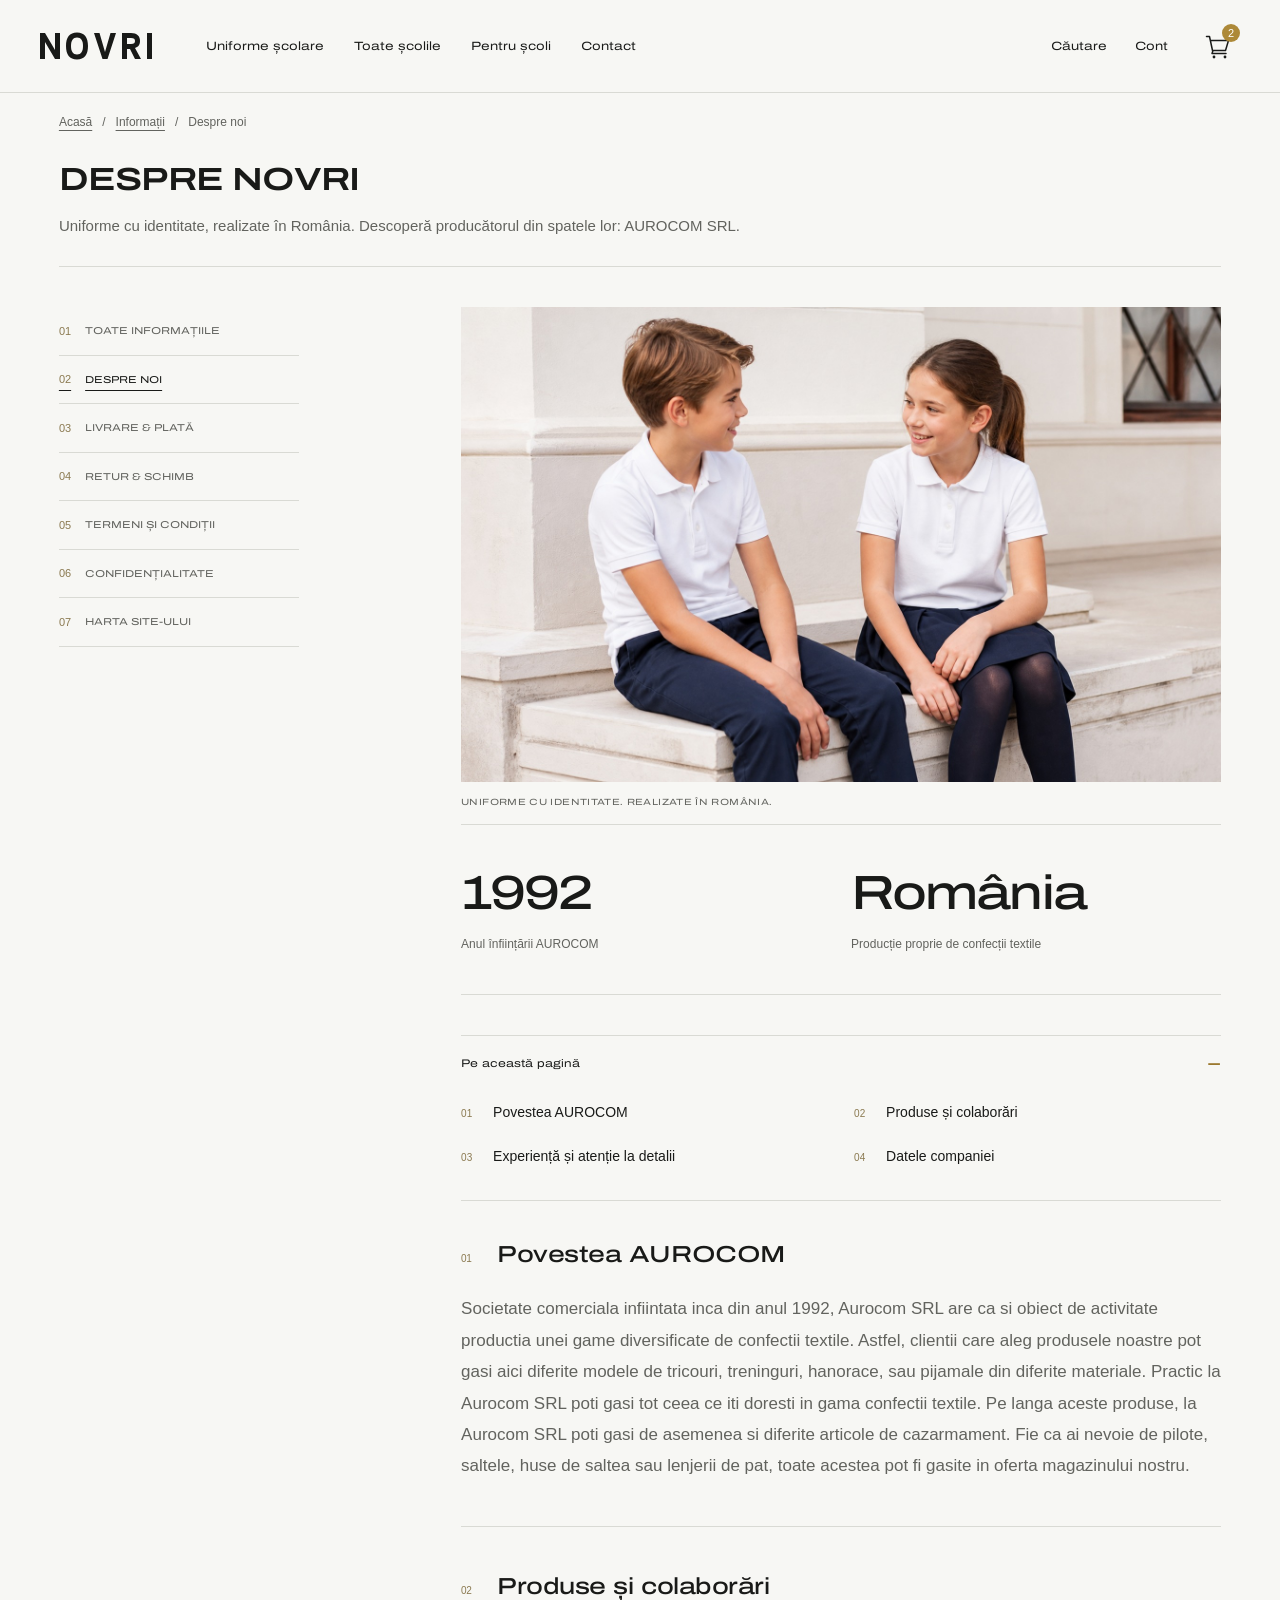
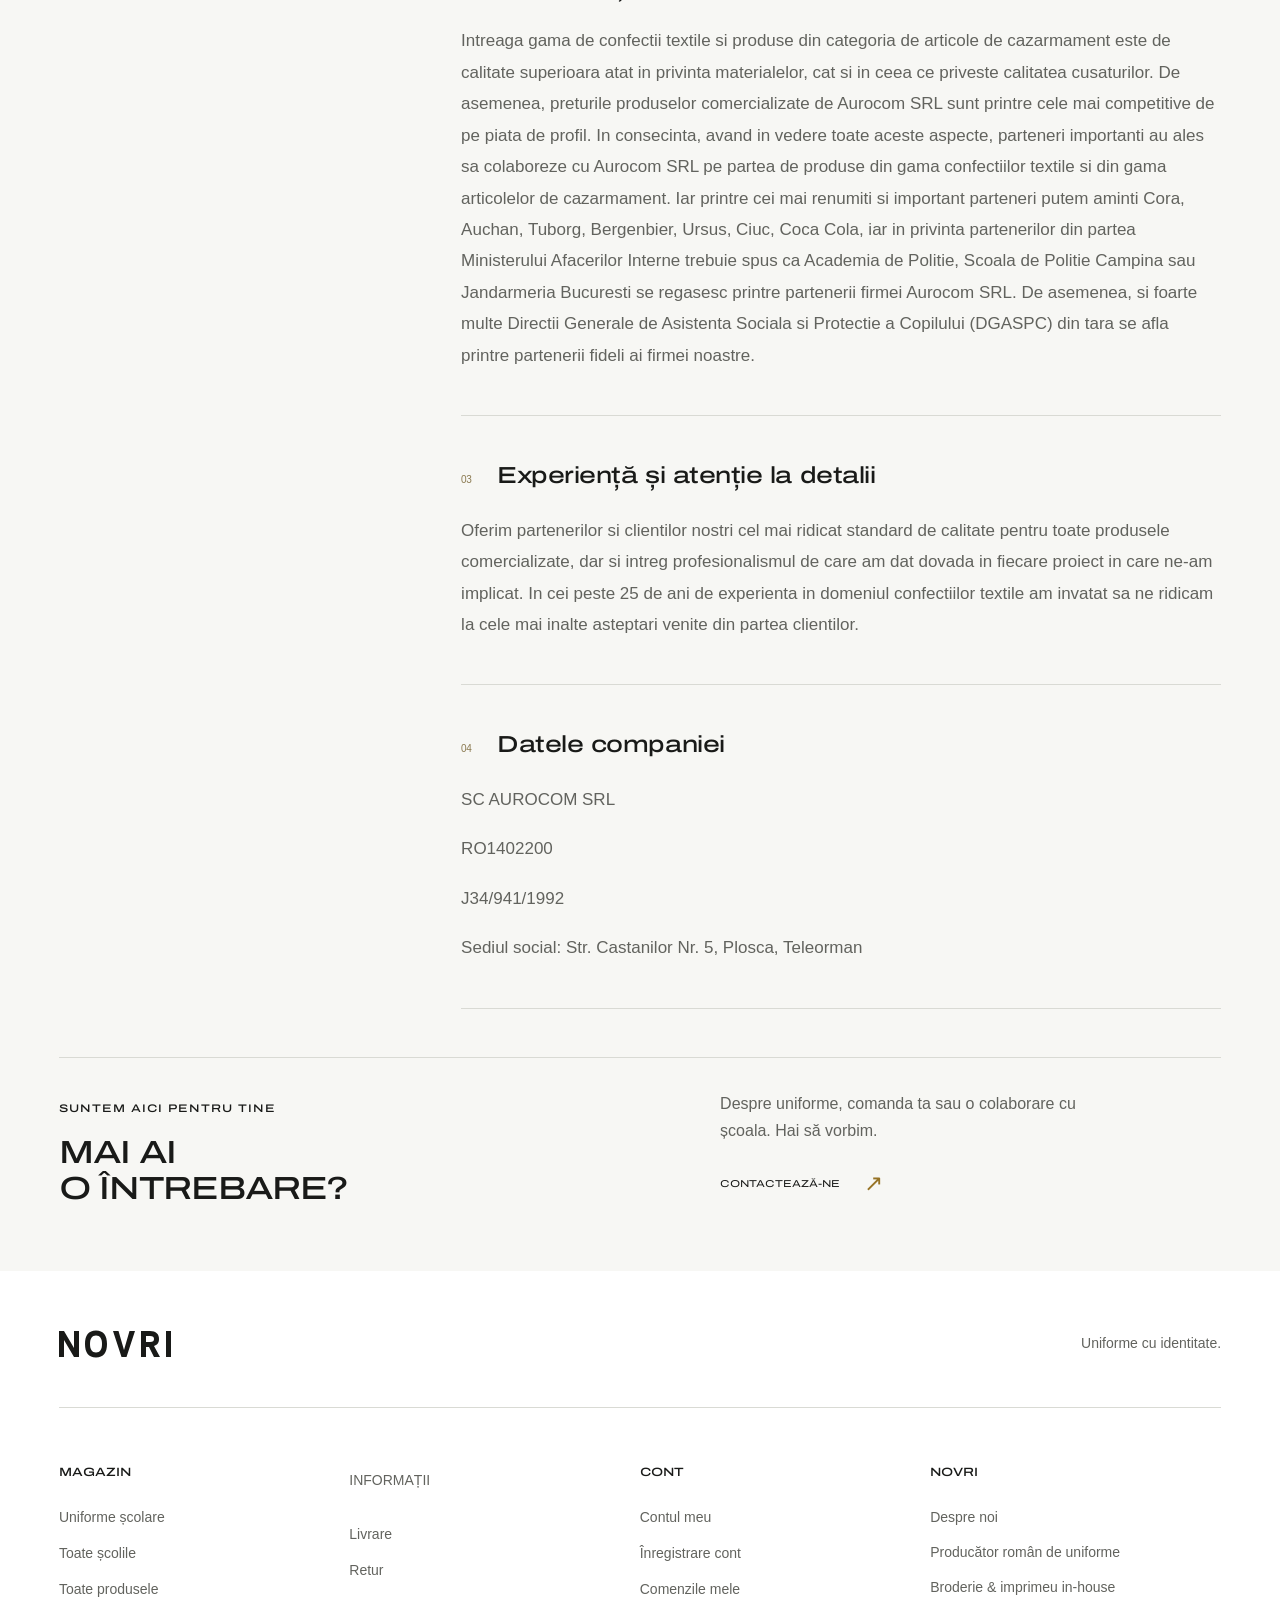
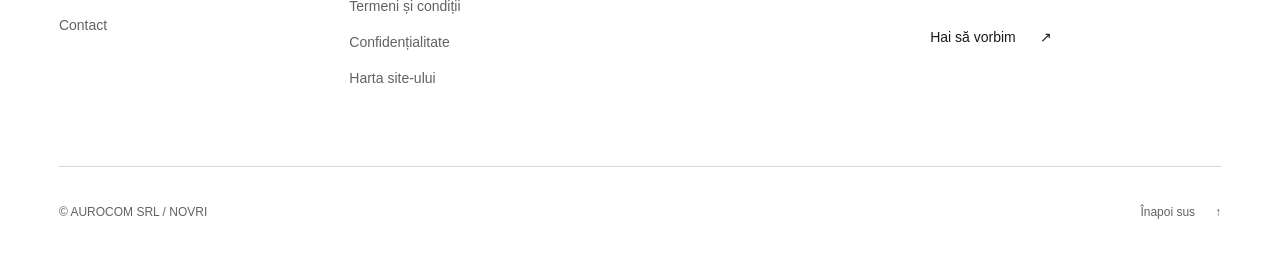
<file: uniforme-scolare-landing/despre-noi.html>
<!doctype html>
<html lang="ro">
<head>
  <meta charset="utf-8">
  <meta name="viewport" content="width=device-width, initial-scale=1">
  <meta name="robots" content="noindex, nofollow">
  <meta name="theme-color" content="#f7f7f4">
  <meta name="description" content="Uniforme cu identitate, realizate în România. Descoperă producătorul din spatele lor: AUROCOM SRL.">
  <title>Despre noi — NOVRI</title>
  <link rel="icon" href="assets/logo.svg" type="image/svg+xml">
  <link rel="preload" href="assets/fonts/archivo-expanded-latin.woff2" as="font" type="font/woff2" crossorigin>
  <link rel="preload" href="assets/fonts/archivo-expanded-latin-ext.woff2" as="font" type="font/woff2" crossorigin>
  <link rel="stylesheet" href="css/styles.css">
  <link rel="stylesheet" href="css/account.css">
  <link rel="stylesheet" href="css/information.css">
  <script src="js/catalog.js" defer></script>
  <script src="js/cart-state.js" defer></script>
  <script src="js/navigation.js" defer></script>
  <script src="js/account.js" defer></script>
  <script src="js/information.js" defer></script>
</head>
<!-- Only this standalone document has its default body margin removed.
     For OpenCart, move the wrapper and its stylesheet and script references into the dedicated template. -->
<body style="margin: 0;">
  <div id="school-uniforms-landing" class="school-information-page">
    <a class="school-skip-link" href="#school-main">Sari la conținut</a>

    <header class="school-header">
      <div class="school-header-inner">
        <a class="school-logo" href="index.html" aria-label="NOVRI — pagina principală">
          <img src="assets/logo.svg" alt="NOVRI" width="112" height="36">
        </a>
        <nav class="school-nav" id="school-menu" aria-label="Navigație principală">
          <a class="school-nav-link" href="index.html#school-main">Uniforme școlare</a>
          <a class="school-nav-link" href="scoli.html">Toate școlile</a>
          <a class="school-nav-link" href="index.html#school-partners">Pentru școli</a>
          <a class="school-nav-link" href="contact.html">Contact</a>
          <a class="school-nav-link school-mobile-only" href="#" data-school-placeholder>Căutare</a>
          <a class="school-nav-link school-mobile-only" href="#school-account-dialog" data-school-account-open aria-haspopup="dialog" aria-controls="school-account-dialog">Contul meu</a>
        </nav>
        <div class="school-header-actions">
          <!-- Replace placeholder hrefs with the existing OpenCart URLs during integration. -->
          <a class="school-desktop-only" href="#" data-school-placeholder>Căutare</a>
          <a class="school-desktop-only" href="#school-account-dialog" data-school-account-open aria-haspopup="dialog" aria-controls="school-account-dialog">Cont</a>
          <a class="school-cart-link" href="cos.html">
            <span class="school-visually-hidden">Coș de cumpărături, produse: </span>
            <svg class="school-cart-icon" width="28" height="28" viewBox="0 0 28 28" fill="none" aria-hidden="true"><path d="M2.5 4.5h3l3 14h13l3-10H6.5M9 18.5l-1 3h14" stroke="currentColor" stroke-width="1.5" stroke-linecap="round" stroke-linejoin="round"/><circle cx="10" cy="25" r="1.4" fill="currentColor"/><circle cx="21" cy="25" r="1.4" fill="currentColor"/></svg>
            <span class="school-cart-count" id="school-cart-count" data-school-cart-count>0</span>
          </a>
          <button class="school-menu-toggle" type="button" aria-expanded="false" aria-controls="school-menu" aria-label="Deschide meniul" hidden>
            <span class="school-menu-label">Meniu</span>
            <span class="school-menu-icon" aria-hidden="true"><span></span><span></span></span>
          </button>
        </div>
      </div>
    </header>

    <main class="school-container" id="school-main">
      <nav class="school-info-breadcrumbs" aria-label="Fir de navigare"><a href="index.html">Acasă</a><span aria-hidden="true">/</span><a href="informatii.html">Informații</a><span aria-hidden="true">/</span><span aria-current="page">Despre noi</span></nav>
      <section class="school-info-intro" aria-labelledby="school-info-title">
        <div class="school-info-intro-row"><h1 id="school-info-title">Despre NOVRI</h1><div class="school-info-intro-copy"><p>Uniforme cu identitate, realizate în România. Descoperă producătorul din spatele lor: AUROCOM SRL.</p></div></div>
      </section>
<div class="school-info-layout"><aside class="school-info-sidebar"><nav class="school-info-navigation" aria-label="Pagini de informații">
<a href="informatii.html"><span aria-hidden="true">01</span>Toate informațiile</a>
<a href="despre-noi.html" aria-current="page"><span aria-hidden="true">02</span>Despre noi</a>
<a href="livrare.html"><span aria-hidden="true">03</span>Livrare &amp; plată</a>
<a href="retur.html"><span aria-hidden="true">04</span>Retur &amp; schimb</a>
<a href="termeni-si-conditii.html"><span aria-hidden="true">05</span>Termeni și condiții</a>
<a href="confidentialitate.html"><span aria-hidden="true">06</span>Confidențialitate</a>
<a href="harta-site.html"><span aria-hidden="true">07</span>Harta site-ului</a>
</nav></aside>
<article class="school-info-article" id="school-info-content" tabindex="-1" aria-label="Despre noi">
<figure class="school-info-about-visual"><img src="assets/hero.jpg" alt="Copii în uniforme școlare, într-o compoziție editorială NOVRI" width="1600" height="1000" loading="lazy" decoding="async"><figcaption>Uniforme cu identitate. Realizate în România.</figcaption></figure><div class="school-info-facts"><div><strong>1992</strong><span>Anul înființării AUROCOM</span></div><div><strong>România</strong><span>Producție proprie de confecții textile</span></div></div><details class="school-info-toc" open><summary>Pe această pagină</summary><nav aria-label="Cuprins"><ol>
<li><a href="#school-info-poveste" data-school-info-anchor>Povestea AUROCOM</a></li>
<li><a href="#school-info-colaborari" data-school-info-anchor>Produse și colaborări</a></li>
<li><a href="#school-info-experienta" data-school-info-anchor>Experiență și atenție la detalii</a></li>
<li><a href="#school-info-companie" data-school-info-anchor>Datele companiei</a></li>
</ol></nav></details>
<section class="school-info-section" id="school-info-poveste" tabindex="-1" aria-labelledby="school-info-poveste-title">
<h2 id="school-info-poveste-title"><span aria-hidden="true">01</span>Povestea AUROCOM</h2>
<div class="school-info-prose">
<p>Societate comerciala infiintata inca din anul 1992, Aurocom SRL are ca si obiect de activitate productia unei game diversificate de confectii textile. Astfel, clientii care aleg produsele noastre pot gasi aici diferite modele de tricouri, treninguri, hanorace, sau pijamale din diferite materiale. Practic la Aurocom SRL poti gasi tot ceea ce iti doresti in gama confectii textile. Pe langa aceste produse, la Aurocom SRL poti gasi de asemenea si diferite articole de cazarmament. Fie ca ai nevoie de pilote, saltele, huse de saltea sau lenjerii de pat, toate acestea pot fi gasite in oferta magazinului nostru.</p>
</div>
</section>
<section class="school-info-section" id="school-info-colaborari" tabindex="-1" aria-labelledby="school-info-colaborari-title">
<h2 id="school-info-colaborari-title"><span aria-hidden="true">02</span>Produse și colaborări</h2>
<div class="school-info-prose">
<p>Intreaga gama de confectii textile si produse din categoria de articole de cazarmament este de calitate superioara atat in privinta materialelor, cat si in ceea ce priveste calitatea cusaturilor. De asemenea, preturile produselor comercializate de Aurocom SRL sunt printre cele mai competitive de pe piata de profil. In consecinta, avand in vedere toate aceste aspecte, parteneri importanti au ales sa colaboreze cu Aurocom SRL pe partea de produse din gama confectiilor textile si din gama articolelor de cazarmament. Iar printre cei mai renumiti si important parteneri putem aminti Cora, Auchan, Tuborg, Bergenbier, Ursus, Ciuc, Coca Cola, iar in privinta partenerilor din partea Ministerului Afacerilor Interne trebuie spus ca Academia de Politie, Scoala de Politie Campina sau Jandarmeria Bucuresti se regasesc printre partenerii firmei Aurocom SRL. De asemenea, si foarte multe Directii Generale de Asistenta Sociala si Protectie a Copilului (DGASPC) din tara se afla printre partenerii fideli ai firmei noastre.</p>
</div>
</section>
<section class="school-info-section" id="school-info-experienta" tabindex="-1" aria-labelledby="school-info-experienta-title">
<h2 id="school-info-experienta-title"><span aria-hidden="true">03</span>Experiență și atenție la detalii</h2>
<div class="school-info-prose">
<p>Oferim partenerilor si clientilor nostri cel mai ridicat standard de calitate pentru toate produsele comercializate, dar si intreg profesionalismul de care am dat dovada in fiecare proiect in care ne-am implicat. In cei peste 25 de ani de experienta in domeniul confectiilor textile am invatat sa ne ridicam la cele mai inalte asteptari venite din partea clientilor.</p>
</div>
</section>
<section class="school-info-section" id="school-info-companie" tabindex="-1" aria-labelledby="school-info-companie-title">
<h2 id="school-info-companie-title"><span aria-hidden="true">04</span>Datele companiei</h2>
<div class="school-info-prose">
<p>SC AUROCOM SRL</p>
<p>RO1402200</p>
<p>J34/941/1992</p>
<p>Sediul social: Str. Castanilor Nr. 5, Plosca, Teleorman</p>
</div>
</section>
</article></div>
      <section class="school-info-help" aria-labelledby="school-info-help-title"><div><p class="school-eyebrow">SUNTEM AICI PENTRU TINE</p><h2 id="school-info-help-title">Mai ai<br>o întrebare?</h2></div><div class="school-info-help-copy"><p>Despre uniforme, comanda ta sau o colaborare cu școala. Hai să vorbim.</p><a class="school-info-text-link" href="contact.html">Contactează-ne <span aria-hidden="true">↗</span></a></div></section>
    </main>

    <!-- Shared account fragment. Included statically in each standalone page. -->
    <dialog class="school-account-dialog" id="school-account-dialog" data-school-account-mode="login" aria-labelledby="school-account-title" aria-describedby="school-account-description school-account-demo-note">
      <button class="school-account-close" type="button" data-school-account-close aria-label="Închide fereastra contului"><svg width="20" height="20" viewBox="0 0 24 24" fill="none" aria-hidden="true"><path d="m6 6 12 12M18 6 6 18" stroke="currentColor" stroke-width="1.5"/></svg></button>
      <div class="school-account-body">
      <p class="school-account-eyebrow">NOVRI / CONTUL TĂU</p>
      <h2 id="school-account-title">Bine ai revenit</h2>
      <p class="school-account-description" id="school-account-description">Intră în cont pentru comenzile și uniformele tale.</p>
      <form class="school-account-form" id="school-account-form" method="dialog" autocomplete="off" novalidate>
        <fieldset class="school-account-group">
          <legend id="school-account-personal-heading" hidden>Detalii personale</legend>
          <div class="school-account-field-grid">
            <div class="school-account-field" data-school-register-field hidden><label for="school-account-firstname">Prenume *</label><input id="school-account-firstname" name="account-firstname" type="text" autocomplete="off" maxlength="32" required disabled></div>
            <div class="school-account-field" data-school-register-field hidden><label for="school-account-lastname">Nume *</label><input id="school-account-lastname" name="account-lastname" type="text" autocomplete="off" maxlength="32" required disabled></div>
            <div class="school-account-field"><label for="school-account-email" id="school-account-email-label">Adresa de e-mail</label><input id="school-account-email" name="account-email" type="email" inputmode="email" autocomplete="off" autocapitalize="none" spellcheck="false" maxlength="160" required></div>
            <div class="school-account-field" data-school-register-field hidden><label for="school-account-phone">Telefon *</label><input id="school-account-phone" name="account-phone" type="tel" autocomplete="off" maxlength="32" required disabled></div>
          </div>
        </fieldset>
        <fieldset class="school-account-group school-account-credentials" id="school-account-credentials">
          <legend id="school-account-password-heading" hidden>Parola ta</legend>
          <div class="school-account-field-grid">
            <div class="school-account-field" id="school-account-password-field"><label for="school-account-password" id="school-account-password-label">Parolă</label><input id="school-account-password" name="account-password" type="password" autocomplete="off" maxlength="160" required></div>
            <div class="school-account-field" data-school-register-field hidden><label for="school-account-password-confirm">Confirmă parola *</label><input id="school-account-password-confirm" name="account-password-confirm" type="password" autocomplete="off" maxlength="160" required disabled></div>
          </div>
        </fieldset>
        <button class="school-account-text-button school-account-forgot" type="button" id="school-account-forgot">Ai uitat parola?</button>
        <fieldset class="school-account-group school-account-newsletter" data-school-register-field hidden>
          <legend>Newsletter</legend>
          <div class="school-account-newsletter-row"><span>Noutăți și colecții NOVRI</span><div class="school-account-radio-options"><label><input type="radio" name="account-newsletter" value="1" disabled> Da</label><label><input type="radio" name="account-newsletter" value="0" checked disabled> Nu</label></div></div>
        </fieldset>
        <div class="school-account-consent" data-school-register-field hidden><label><input id="school-account-privacy" name="account-privacy" type="checkbox" required disabled><span>Am citit și sunt de acord cu <a href="confidentialitate.html" target="_blank" rel="noopener" aria-label="Politica de confidențialitate, se deschide într-o filă nouă">Politica de confidențialitate</a>. *</span></label></div>
        <button class="school-account-submit" type="submit"><span id="school-account-submit-label">Autentificare</span><span aria-hidden="true">→</span></button>
        <button class="school-account-text-button school-account-back" type="button" id="school-account-back" hidden><span aria-hidden="true">←</span> Înapoi la autentificare</button>
        <p class="school-account-status" id="school-account-status" role="status" aria-live="polite" aria-atomic="true" hidden></p>
      </form>
      <div class="school-account-register-prompt" id="school-account-register-prompt"><span>Nu ai încă un cont?</span><button class="school-account-text-button" type="button" id="school-account-register">Înregistrare cont <span aria-hidden="true">↗</span></button></div>
      <p class="school-account-demo-note" id="school-account-demo-note">Demo de design. Folosește date fictive; formularul nu trimite date.</p>
      </div>
    </dialog>

    <footer class="school-footer" id="contact">
      <div class="school-footer-inner school-container">
        <div class="school-footer-top"><a class="school-logo" href="index.html" aria-label="NOVRI — pagina principală"><img src="assets/logo.svg" alt="NOVRI" width="112" height="36" loading="lazy"></a><span class="school-footer-signature">Uniforme cu identitate.</span></div>
        <div class="school-footer-grid">
          <nav class="school-footer-column" aria-labelledby="school-footer-shop"><h2 id="school-footer-shop">Magazin</h2><a href="index.html#school-main">Uniforme școlare</a><a href="scoli.html">Toate școlile</a><a href="index.html#school-collection">Toate produsele</a><a href="contact.html">Contact</a></nav>
          <nav class="school-footer-column" aria-labelledby="school-footer-info"><h2 id="school-footer-info"><a href="informatii.html">Informații</a></h2><a href="livrare.html">Livrare</a><a href="retur.html">Retur</a><a href="termeni-si-conditii.html">Termeni și condiții</a><a href="confidentialitate.html">Confidențialitate</a><a href="harta-site.html">Harta site-ului</a></nav>
          <nav class="school-footer-column" aria-labelledby="school-footer-account"><h2 id="school-footer-account">Cont</h2><a href="#school-account-dialog" data-school-account-open aria-haspopup="dialog" aria-controls="school-account-dialog">Contul meu</a><a href="#school-account-dialog" data-school-account-open="register" aria-haspopup="dialog" aria-controls="school-account-dialog">Înregistrare cont</a><a href="#" data-school-placeholder>Comenzile mele</a></nav>
          <div class="school-footer-column"><h2>NOVRI</h2><a href="despre-noi.html">Despre noi</a><p>Producător român de uniforme</p><p>Broderie &amp; imprimeu in-house</p><a class="school-footer-contact" href="contact.html">Hai să vorbim <span aria-hidden="true">↗</span></a></div>
        </div>
        <div class="school-footer-bottom"><small>© AUROCOM SRL / NOVRI</small><a href="#school-main">Înapoi sus <span aria-hidden="true">↑</span></a></div>
      </div>
    </footer>
  </div>
</body>
</html>
</file>
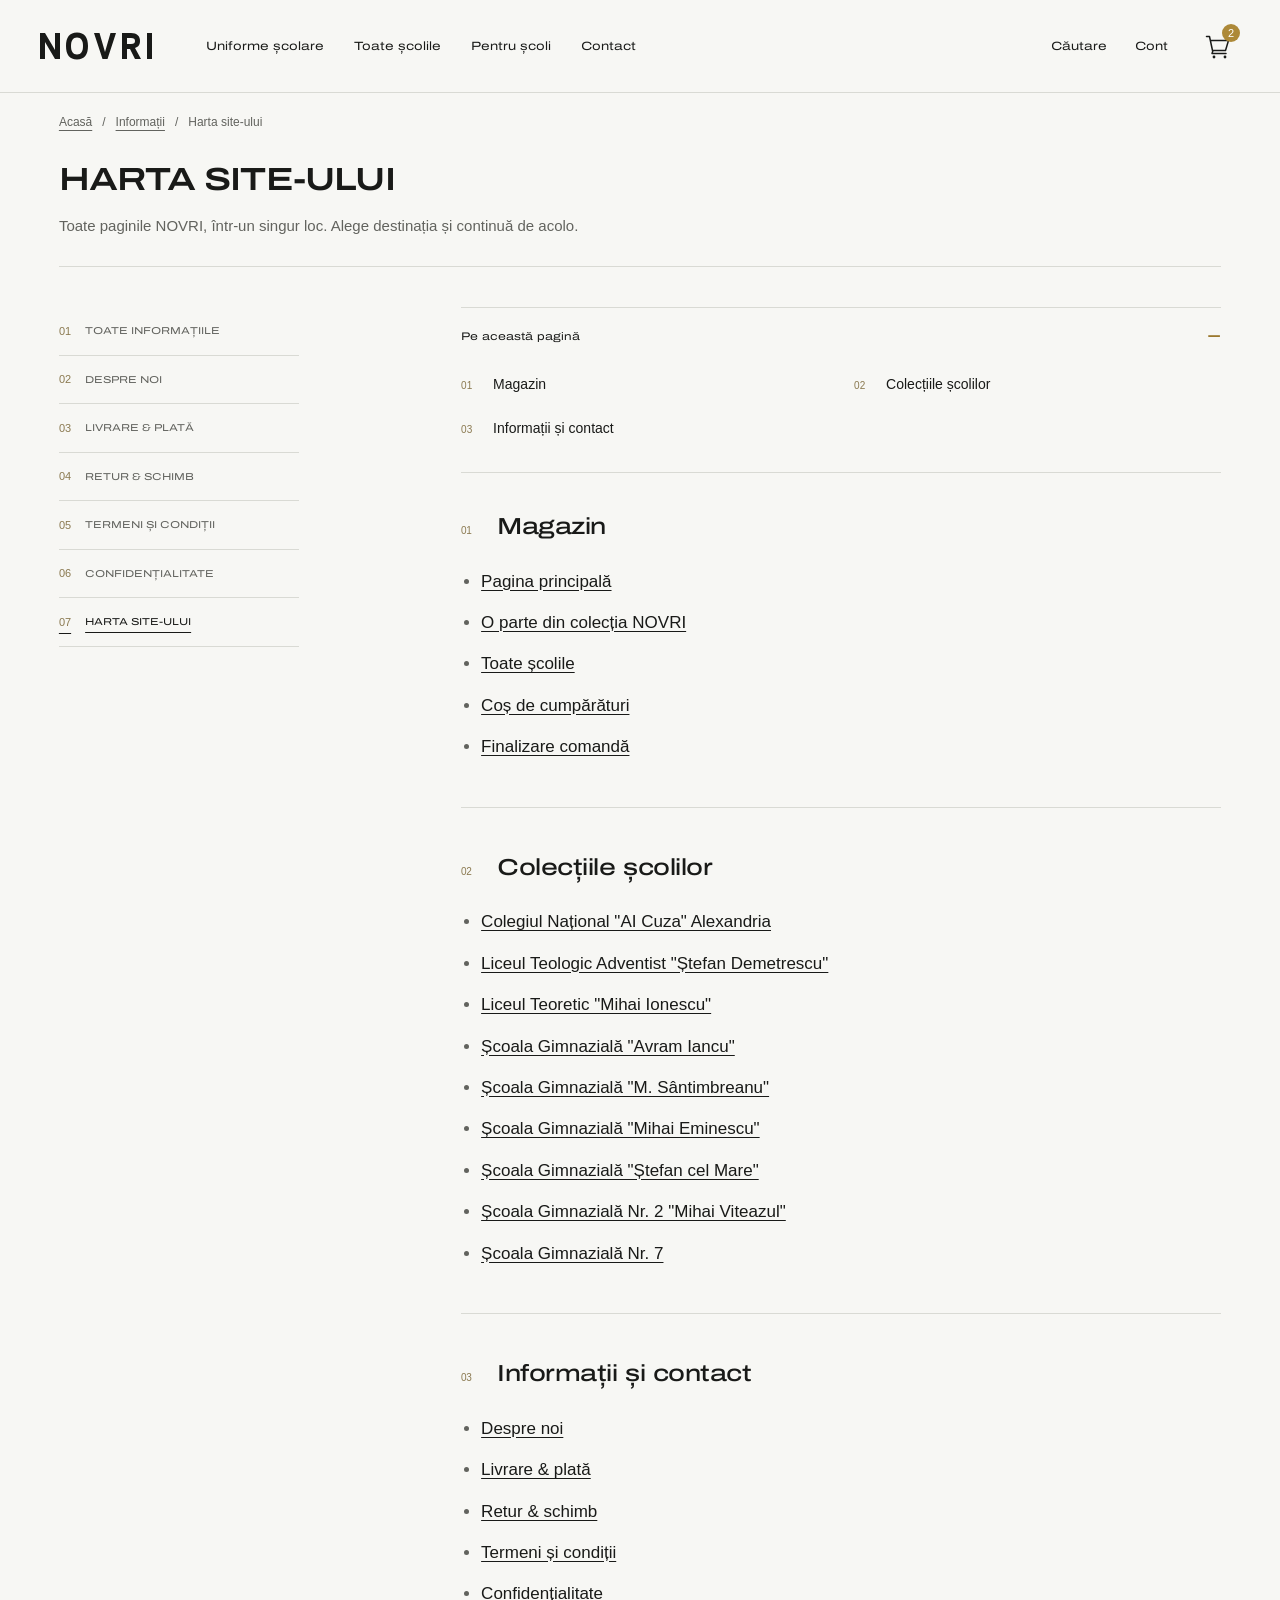
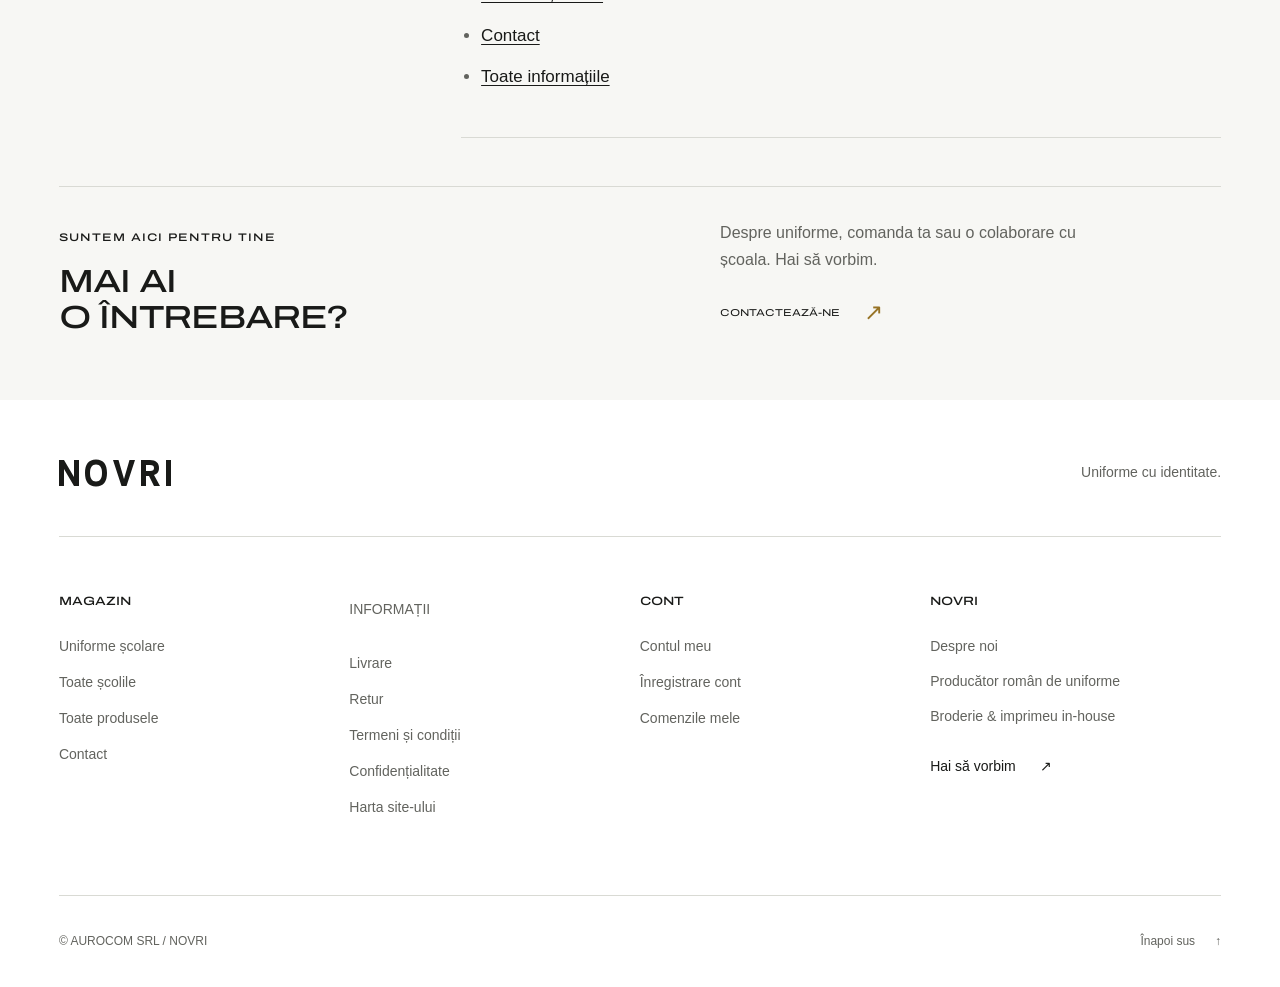
<file: uniforme-scolare-landing/harta-site.html>
<!doctype html>
<html lang="ro">
<head>
  <meta charset="utf-8">
  <meta name="viewport" content="width=device-width, initial-scale=1">
  <meta name="robots" content="noindex, nofollow">
  <meta name="theme-color" content="#f7f7f4">
  <meta name="description" content="Toate paginile NOVRI, într-un singur loc. Alege destinația și continuă de acolo.">
  <title>Harta site-ului — NOVRI</title>
  <link rel="icon" href="assets/logo.svg" type="image/svg+xml">
  <link rel="preload" href="assets/fonts/archivo-expanded-latin.woff2" as="font" type="font/woff2" crossorigin>
  <link rel="preload" href="assets/fonts/archivo-expanded-latin-ext.woff2" as="font" type="font/woff2" crossorigin>
  <link rel="stylesheet" href="css/styles.css">
  <link rel="stylesheet" href="css/account.css">
  <link rel="stylesheet" href="css/information.css">
  <script src="js/catalog.js" defer></script>
  <script src="js/cart-state.js" defer></script>
  <script src="js/navigation.js" defer></script>
  <script src="js/account.js" defer></script>
  <script src="js/information.js" defer></script>
</head>
<!-- Only this standalone document has its default body margin removed.
     For OpenCart, move the wrapper and its stylesheet and script references into the dedicated template. -->
<body style="margin: 0;">
  <div id="school-uniforms-landing" class="school-information-page">
    <a class="school-skip-link" href="#school-main">Sari la conținut</a>

    <header class="school-header">
      <div class="school-header-inner">
        <a class="school-logo" href="index.html" aria-label="NOVRI — pagina principală">
          <img src="assets/logo.svg" alt="NOVRI" width="112" height="36">
        </a>
        <nav class="school-nav" id="school-menu" aria-label="Navigație principală">
          <a class="school-nav-link" href="index.html#school-main">Uniforme școlare</a>
          <a class="school-nav-link" href="scoli.html">Toate școlile</a>
          <a class="school-nav-link" href="index.html#school-partners">Pentru școli</a>
          <a class="school-nav-link" href="contact.html">Contact</a>
          <a class="school-nav-link school-mobile-only" href="#" data-school-placeholder>Căutare</a>
          <a class="school-nav-link school-mobile-only" href="#school-account-dialog" data-school-account-open aria-haspopup="dialog" aria-controls="school-account-dialog">Contul meu</a>
        </nav>
        <div class="school-header-actions">
          <!-- Replace placeholder hrefs with the existing OpenCart URLs during integration. -->
          <a class="school-desktop-only" href="#" data-school-placeholder>Căutare</a>
          <a class="school-desktop-only" href="#school-account-dialog" data-school-account-open aria-haspopup="dialog" aria-controls="school-account-dialog">Cont</a>
          <a class="school-cart-link" href="cos.html">
            <span class="school-visually-hidden">Coș de cumpărături, produse: </span>
            <svg class="school-cart-icon" width="28" height="28" viewBox="0 0 28 28" fill="none" aria-hidden="true"><path d="M2.5 4.5h3l3 14h13l3-10H6.5M9 18.5l-1 3h14" stroke="currentColor" stroke-width="1.5" stroke-linecap="round" stroke-linejoin="round"/><circle cx="10" cy="25" r="1.4" fill="currentColor"/><circle cx="21" cy="25" r="1.4" fill="currentColor"/></svg>
            <span class="school-cart-count" id="school-cart-count" data-school-cart-count>0</span>
          </a>
          <button class="school-menu-toggle" type="button" aria-expanded="false" aria-controls="school-menu" aria-label="Deschide meniul" hidden>
            <span class="school-menu-label">Meniu</span>
            <span class="school-menu-icon" aria-hidden="true"><span></span><span></span></span>
          </button>
        </div>
      </div>
    </header>

    <main class="school-container" id="school-main">
      <nav class="school-info-breadcrumbs" aria-label="Fir de navigare"><a href="index.html">Acasă</a><span aria-hidden="true">/</span><a href="informatii.html">Informații</a><span aria-hidden="true">/</span><span aria-current="page">Harta site-ului</span></nav>
      <section class="school-info-intro" aria-labelledby="school-info-title">
        <div class="school-info-intro-row"><h1 id="school-info-title">Harta site-ului</h1><div class="school-info-intro-copy"><p>Toate paginile NOVRI, într-un singur loc. Alege destinația și continuă de acolo.</p></div></div>
      </section>
<div class="school-info-layout"><aside class="school-info-sidebar"><nav class="school-info-navigation" aria-label="Pagini de informații">
<a href="informatii.html"><span aria-hidden="true">01</span>Toate informațiile</a>
<a href="despre-noi.html"><span aria-hidden="true">02</span>Despre noi</a>
<a href="livrare.html"><span aria-hidden="true">03</span>Livrare &amp; plată</a>
<a href="retur.html"><span aria-hidden="true">04</span>Retur &amp; schimb</a>
<a href="termeni-si-conditii.html"><span aria-hidden="true">05</span>Termeni și condiții</a>
<a href="confidentialitate.html"><span aria-hidden="true">06</span>Confidențialitate</a>
<a href="harta-site.html" aria-current="page"><span aria-hidden="true">07</span>Harta site-ului</a>
</nav></aside>
<article class="school-info-article" id="school-info-content" tabindex="-1" aria-label="Harta site-ului">
<details class="school-info-toc" open><summary>Pe această pagină</summary><nav aria-label="Cuprins"><ol>
<li><a href="#school-info-magazin" data-school-info-anchor>Magazin</a></li>
<li><a href="#school-info-scoli" data-school-info-anchor>Colecțiile școlilor</a></li>
<li><a href="#school-info-informatii" data-school-info-anchor>Informații și contact</a></li>
</ol></nav></details>
<section class="school-info-section" id="school-info-magazin" tabindex="-1" aria-labelledby="school-info-magazin-title">
<h2 id="school-info-magazin-title"><span aria-hidden="true">01</span>Magazin</h2>
<div class="school-info-prose">
<ul><li><a href="index.html">Pagina principală</a></li><li><a href="index.html#school-collection">O parte din colecția NOVRI</a></li><li><a href="scoli.html">Toate școlile</a></li><li><a href="cos.html">Coș de cumpărături</a></li><li><a href="checkout.html">Finalizare comandă</a></li></ul>
</div>
</section>
<section class="school-info-section" id="school-info-scoli" tabindex="-1" aria-labelledby="school-info-scoli-title">
<h2 id="school-info-scoli-title"><span aria-hidden="true">02</span>Colecțiile școlilor</h2>
<div class="school-info-prose">
<ul data-school-info-school-list><li><a href="scoli.html">Vezi toate școlile</a></li></ul>
</div>
</section>
<section class="school-info-section" id="school-info-informatii" tabindex="-1" aria-labelledby="school-info-informatii-title">
<h2 id="school-info-informatii-title"><span aria-hidden="true">03</span>Informații și contact</h2>
<div class="school-info-prose">
<ul><li><a href="despre-noi.html">Despre noi</a></li><li><a href="livrare.html">Livrare &amp; plată</a></li><li><a href="retur.html">Retur &amp; schimb</a></li><li><a href="termeni-si-conditii.html">Termeni și condiții</a></li><li><a href="confidentialitate.html">Confidențialitate</a></li><li><a href="contact.html">Contact</a></li><li><a href="informatii.html">Toate informațiile</a></li></ul>
</div>
</section>
</article></div>
      <section class="school-info-help" aria-labelledby="school-info-help-title"><div><p class="school-eyebrow">SUNTEM AICI PENTRU TINE</p><h2 id="school-info-help-title">Mai ai<br>o întrebare?</h2></div><div class="school-info-help-copy"><p>Despre uniforme, comanda ta sau o colaborare cu școala. Hai să vorbim.</p><a class="school-info-text-link" href="contact.html">Contactează-ne <span aria-hidden="true">↗</span></a></div></section>
    </main>

    <!-- Shared account fragment. Included statically in each standalone page. -->
    <dialog class="school-account-dialog" id="school-account-dialog" data-school-account-mode="login" aria-labelledby="school-account-title" aria-describedby="school-account-description school-account-demo-note">
      <button class="school-account-close" type="button" data-school-account-close aria-label="Închide fereastra contului"><svg width="20" height="20" viewBox="0 0 24 24" fill="none" aria-hidden="true"><path d="m6 6 12 12M18 6 6 18" stroke="currentColor" stroke-width="1.5"/></svg></button>
      <div class="school-account-body">
      <p class="school-account-eyebrow">NOVRI / CONTUL TĂU</p>
      <h2 id="school-account-title">Bine ai revenit</h2>
      <p class="school-account-description" id="school-account-description">Intră în cont pentru comenzile și uniformele tale.</p>
      <form class="school-account-form" id="school-account-form" method="dialog" autocomplete="off" novalidate>
        <fieldset class="school-account-group">
          <legend id="school-account-personal-heading" hidden>Detalii personale</legend>
          <div class="school-account-field-grid">
            <div class="school-account-field" data-school-register-field hidden><label for="school-account-firstname">Prenume *</label><input id="school-account-firstname" name="account-firstname" type="text" autocomplete="off" maxlength="32" required disabled></div>
            <div class="school-account-field" data-school-register-field hidden><label for="school-account-lastname">Nume *</label><input id="school-account-lastname" name="account-lastname" type="text" autocomplete="off" maxlength="32" required disabled></div>
            <div class="school-account-field"><label for="school-account-email" id="school-account-email-label">Adresa de e-mail</label><input id="school-account-email" name="account-email" type="email" inputmode="email" autocomplete="off" autocapitalize="none" spellcheck="false" maxlength="160" required></div>
            <div class="school-account-field" data-school-register-field hidden><label for="school-account-phone">Telefon *</label><input id="school-account-phone" name="account-phone" type="tel" autocomplete="off" maxlength="32" required disabled></div>
          </div>
        </fieldset>
        <fieldset class="school-account-group school-account-credentials" id="school-account-credentials">
          <legend id="school-account-password-heading" hidden>Parola ta</legend>
          <div class="school-account-field-grid">
            <div class="school-account-field" id="school-account-password-field"><label for="school-account-password" id="school-account-password-label">Parolă</label><input id="school-account-password" name="account-password" type="password" autocomplete="off" maxlength="160" required></div>
            <div class="school-account-field" data-school-register-field hidden><label for="school-account-password-confirm">Confirmă parola *</label><input id="school-account-password-confirm" name="account-password-confirm" type="password" autocomplete="off" maxlength="160" required disabled></div>
          </div>
        </fieldset>
        <button class="school-account-text-button school-account-forgot" type="button" id="school-account-forgot">Ai uitat parola?</button>
        <fieldset class="school-account-group school-account-newsletter" data-school-register-field hidden>
          <legend>Newsletter</legend>
          <div class="school-account-newsletter-row"><span>Noutăți și colecții NOVRI</span><div class="school-account-radio-options"><label><input type="radio" name="account-newsletter" value="1" disabled> Da</label><label><input type="radio" name="account-newsletter" value="0" checked disabled> Nu</label></div></div>
        </fieldset>
        <div class="school-account-consent" data-school-register-field hidden><label><input id="school-account-privacy" name="account-privacy" type="checkbox" required disabled><span>Am citit și sunt de acord cu <a href="confidentialitate.html" target="_blank" rel="noopener" aria-label="Politica de confidențialitate, se deschide într-o filă nouă">Politica de confidențialitate</a>. *</span></label></div>
        <button class="school-account-submit" type="submit"><span id="school-account-submit-label">Autentificare</span><span aria-hidden="true">→</span></button>
        <button class="school-account-text-button school-account-back" type="button" id="school-account-back" hidden><span aria-hidden="true">←</span> Înapoi la autentificare</button>
        <p class="school-account-status" id="school-account-status" role="status" aria-live="polite" aria-atomic="true" hidden></p>
      </form>
      <div class="school-account-register-prompt" id="school-account-register-prompt"><span>Nu ai încă un cont?</span><button class="school-account-text-button" type="button" id="school-account-register">Înregistrare cont <span aria-hidden="true">↗</span></button></div>
      <p class="school-account-demo-note" id="school-account-demo-note">Demo de design. Folosește date fictive; formularul nu trimite date.</p>
      </div>
    </dialog>

    <footer class="school-footer" id="contact">
      <div class="school-footer-inner school-container">
        <div class="school-footer-top"><a class="school-logo" href="index.html" aria-label="NOVRI — pagina principală"><img src="assets/logo.svg" alt="NOVRI" width="112" height="36" loading="lazy"></a><span class="school-footer-signature">Uniforme cu identitate.</span></div>
        <div class="school-footer-grid">
          <nav class="school-footer-column" aria-labelledby="school-footer-shop"><h2 id="school-footer-shop">Magazin</h2><a href="index.html#school-main">Uniforme școlare</a><a href="scoli.html">Toate școlile</a><a href="index.html#school-collection">Toate produsele</a><a href="contact.html">Contact</a></nav>
          <nav class="school-footer-column" aria-labelledby="school-footer-info"><h2 id="school-footer-info"><a href="informatii.html">Informații</a></h2><a href="livrare.html">Livrare</a><a href="retur.html">Retur</a><a href="termeni-si-conditii.html">Termeni și condiții</a><a href="confidentialitate.html">Confidențialitate</a><a href="harta-site.html">Harta site-ului</a></nav>
          <nav class="school-footer-column" aria-labelledby="school-footer-account"><h2 id="school-footer-account">Cont</h2><a href="#school-account-dialog" data-school-account-open aria-haspopup="dialog" aria-controls="school-account-dialog">Contul meu</a><a href="#school-account-dialog" data-school-account-open="register" aria-haspopup="dialog" aria-controls="school-account-dialog">Înregistrare cont</a><a href="#" data-school-placeholder>Comenzile mele</a></nav>
          <div class="school-footer-column"><h2>NOVRI</h2><a href="despre-noi.html">Despre noi</a><p>Producător român de uniforme</p><p>Broderie &amp; imprimeu in-house</p><a class="school-footer-contact" href="contact.html">Hai să vorbim <span aria-hidden="true">↗</span></a></div>
        </div>
        <div class="school-footer-bottom"><small>© AUROCOM SRL / NOVRI</small><a href="#school-main">Înapoi sus <span aria-hidden="true">↑</span></a></div>
      </div>
    </footer>
  </div>
</body>
</html>
</file>
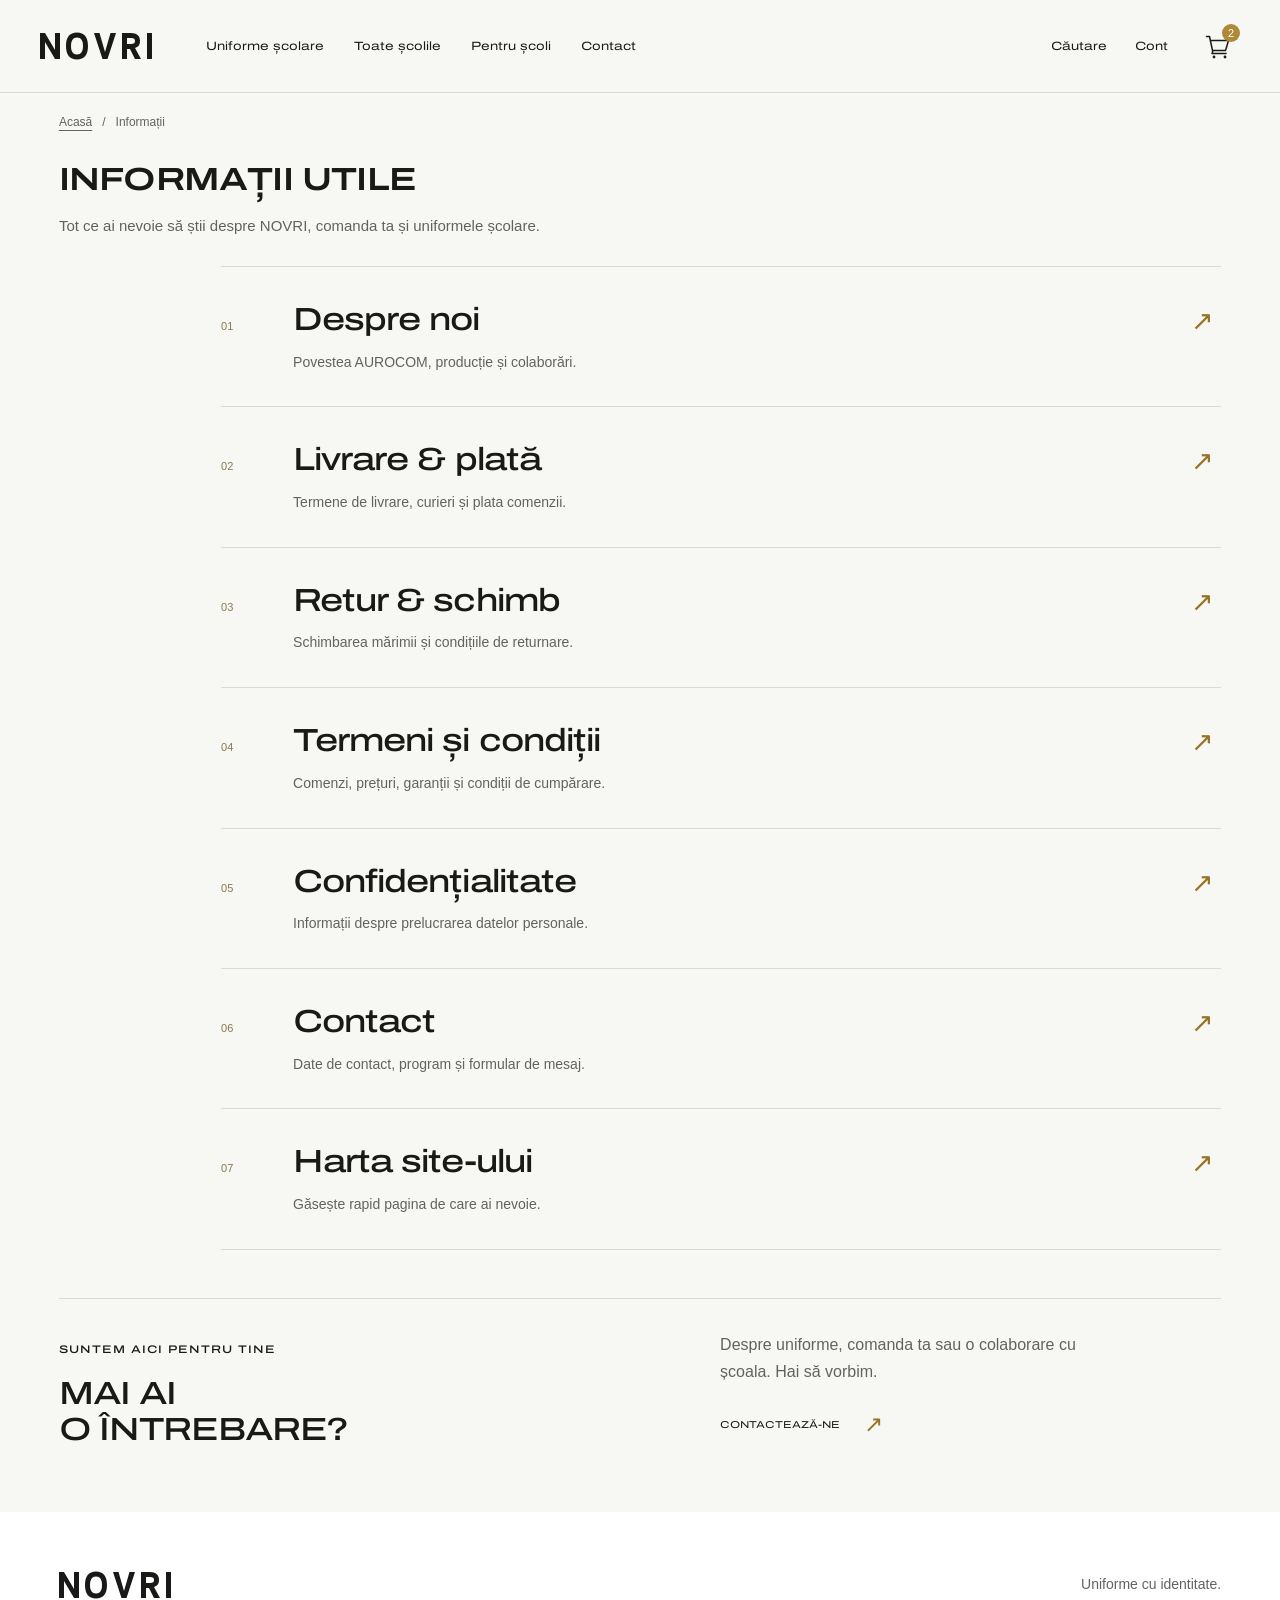
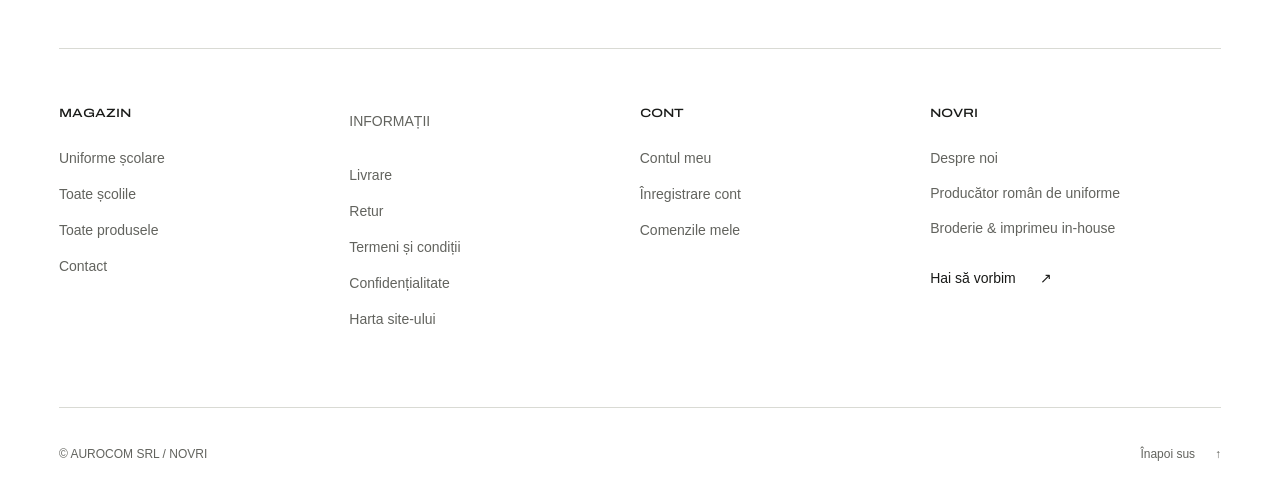
<file: uniforme-scolare-landing/informatii.html>
<!doctype html>
<html lang="ro">
<head>
  <meta charset="utf-8">
  <meta name="viewport" content="width=device-width, initial-scale=1">
  <meta name="robots" content="noindex, nofollow">
  <meta name="theme-color" content="#f7f7f4">
  <meta name="description" content="Tot ce ai nevoie să știi despre NOVRI, comanda ta și uniformele școlare.">
  <title>Informații utile — NOVRI</title>
  <link rel="icon" href="assets/logo.svg" type="image/svg+xml">
  <link rel="preload" href="assets/fonts/archivo-expanded-latin.woff2" as="font" type="font/woff2" crossorigin>
  <link rel="preload" href="assets/fonts/archivo-expanded-latin-ext.woff2" as="font" type="font/woff2" crossorigin>
  <link rel="stylesheet" href="css/styles.css">
  <link rel="stylesheet" href="css/account.css">
  <link rel="stylesheet" href="css/information.css">
  <script src="js/catalog.js" defer></script>
  <script src="js/cart-state.js" defer></script>
  <script src="js/navigation.js" defer></script>
  <script src="js/account.js" defer></script>
  <script src="js/information.js" defer></script>
</head>
<!-- Only this standalone document has its default body margin removed.
     For OpenCart, move the wrapper and its stylesheet and script references into the dedicated template. -->
<body style="margin: 0;">
  <div id="school-uniforms-landing" class="school-information-page">
    <a class="school-skip-link" href="#school-main">Sari la conținut</a>

    <header class="school-header">
      <div class="school-header-inner">
        <a class="school-logo" href="index.html" aria-label="NOVRI — pagina principală">
          <img src="assets/logo.svg" alt="NOVRI" width="112" height="36">
        </a>
        <nav class="school-nav" id="school-menu" aria-label="Navigație principală">
          <a class="school-nav-link" href="index.html#school-main">Uniforme școlare</a>
          <a class="school-nav-link" href="scoli.html">Toate școlile</a>
          <a class="school-nav-link" href="index.html#school-partners">Pentru școli</a>
          <a class="school-nav-link" href="contact.html">Contact</a>
          <a class="school-nav-link school-mobile-only" href="#" data-school-placeholder>Căutare</a>
          <a class="school-nav-link school-mobile-only" href="#school-account-dialog" data-school-account-open aria-haspopup="dialog" aria-controls="school-account-dialog">Contul meu</a>
        </nav>
        <div class="school-header-actions">
          <!-- Replace placeholder hrefs with the existing OpenCart URLs during integration. -->
          <a class="school-desktop-only" href="#" data-school-placeholder>Căutare</a>
          <a class="school-desktop-only" href="#school-account-dialog" data-school-account-open aria-haspopup="dialog" aria-controls="school-account-dialog">Cont</a>
          <a class="school-cart-link" href="cos.html">
            <span class="school-visually-hidden">Coș de cumpărături, produse: </span>
            <svg class="school-cart-icon" width="28" height="28" viewBox="0 0 28 28" fill="none" aria-hidden="true"><path d="M2.5 4.5h3l3 14h13l3-10H6.5M9 18.5l-1 3h14" stroke="currentColor" stroke-width="1.5" stroke-linecap="round" stroke-linejoin="round"/><circle cx="10" cy="25" r="1.4" fill="currentColor"/><circle cx="21" cy="25" r="1.4" fill="currentColor"/></svg>
            <span class="school-cart-count" id="school-cart-count" data-school-cart-count>0</span>
          </a>
          <button class="school-menu-toggle" type="button" aria-expanded="false" aria-controls="school-menu" aria-label="Deschide meniul" hidden>
            <span class="school-menu-label">Meniu</span>
            <span class="school-menu-icon" aria-hidden="true"><span></span><span></span></span>
          </button>
        </div>
      </div>
    </header>

    <main class="school-container" id="school-main">
      <nav class="school-info-breadcrumbs" aria-label="Fir de navigare"><a href="index.html">Acasă</a><span aria-hidden="true">/</span><span aria-current="page">Informații</span></nav>
      <section class="school-info-intro" aria-labelledby="school-info-title">
        <div class="school-info-intro-row"><h1 id="school-info-title">Informații utile</h1><div class="school-info-intro-copy"><p>Tot ce ai nevoie să știi despre NOVRI, comanda ta și uniformele școlare.</p></div></div>
      </section>
<section id="school-info-content" tabindex="-1" aria-label="Informații utile"><div class="school-info-hub">
<a class="school-info-hub-link" href="despre-noi.html"><span class="school-info-hub-number" aria-hidden="true">01</span><span><span class="school-info-hub-title">Despre noi</span><span class="school-info-hub-description">Povestea AUROCOM, producție și colaborări.</span></span><span class="school-info-hub-arrow" aria-hidden="true">↗</span></a>
<a class="school-info-hub-link" href="livrare.html"><span class="school-info-hub-number" aria-hidden="true">02</span><span><span class="school-info-hub-title">Livrare &amp; plată</span><span class="school-info-hub-description">Termene de livrare, curieri și plata comenzii.</span></span><span class="school-info-hub-arrow" aria-hidden="true">↗</span></a>
<a class="school-info-hub-link" href="retur.html"><span class="school-info-hub-number" aria-hidden="true">03</span><span><span class="school-info-hub-title">Retur &amp; schimb</span><span class="school-info-hub-description">Schimbarea mărimii și condițiile de returnare.</span></span><span class="school-info-hub-arrow" aria-hidden="true">↗</span></a>
<a class="school-info-hub-link" href="termeni-si-conditii.html"><span class="school-info-hub-number" aria-hidden="true">04</span><span><span class="school-info-hub-title">Termeni și condiții</span><span class="school-info-hub-description">Comenzi, prețuri, garanții și condiții de cumpărare.</span></span><span class="school-info-hub-arrow" aria-hidden="true">↗</span></a>
<a class="school-info-hub-link" href="confidentialitate.html"><span class="school-info-hub-number" aria-hidden="true">05</span><span><span class="school-info-hub-title">Confidențialitate</span><span class="school-info-hub-description">Informații despre prelucrarea datelor personale.</span></span><span class="school-info-hub-arrow" aria-hidden="true">↗</span></a>
<a class="school-info-hub-link" href="contact.html"><span class="school-info-hub-number" aria-hidden="true">06</span><span><span class="school-info-hub-title">Contact</span><span class="school-info-hub-description">Date de contact, program și formular de mesaj.</span></span><span class="school-info-hub-arrow" aria-hidden="true">↗</span></a>
<a class="school-info-hub-link" href="harta-site.html"><span class="school-info-hub-number" aria-hidden="true">07</span><span><span class="school-info-hub-title">Harta site-ului</span><span class="school-info-hub-description">Găsește rapid pagina de care ai nevoie.</span></span><span class="school-info-hub-arrow" aria-hidden="true">↗</span></a>
</div></section>
      <section class="school-info-help" aria-labelledby="school-info-help-title"><div><p class="school-eyebrow">SUNTEM AICI PENTRU TINE</p><h2 id="school-info-help-title">Mai ai<br>o întrebare?</h2></div><div class="school-info-help-copy"><p>Despre uniforme, comanda ta sau o colaborare cu școala. Hai să vorbim.</p><a class="school-info-text-link" href="contact.html">Contactează-ne <span aria-hidden="true">↗</span></a></div></section>
    </main>

    <!-- Shared account fragment. Included statically in each standalone page. -->
    <dialog class="school-account-dialog" id="school-account-dialog" data-school-account-mode="login" aria-labelledby="school-account-title" aria-describedby="school-account-description school-account-demo-note">
      <button class="school-account-close" type="button" data-school-account-close aria-label="Închide fereastra contului"><svg width="20" height="20" viewBox="0 0 24 24" fill="none" aria-hidden="true"><path d="m6 6 12 12M18 6 6 18" stroke="currentColor" stroke-width="1.5"/></svg></button>
      <div class="school-account-body">
      <p class="school-account-eyebrow">NOVRI / CONTUL TĂU</p>
      <h2 id="school-account-title">Bine ai revenit</h2>
      <p class="school-account-description" id="school-account-description">Intră în cont pentru comenzile și uniformele tale.</p>
      <form class="school-account-form" id="school-account-form" method="dialog" autocomplete="off" novalidate>
        <fieldset class="school-account-group">
          <legend id="school-account-personal-heading" hidden>Detalii personale</legend>
          <div class="school-account-field-grid">
            <div class="school-account-field" data-school-register-field hidden><label for="school-account-firstname">Prenume *</label><input id="school-account-firstname" name="account-firstname" type="text" autocomplete="off" maxlength="32" required disabled></div>
            <div class="school-account-field" data-school-register-field hidden><label for="school-account-lastname">Nume *</label><input id="school-account-lastname" name="account-lastname" type="text" autocomplete="off" maxlength="32" required disabled></div>
            <div class="school-account-field"><label for="school-account-email" id="school-account-email-label">Adresa de e-mail</label><input id="school-account-email" name="account-email" type="email" inputmode="email" autocomplete="off" autocapitalize="none" spellcheck="false" maxlength="160" required></div>
            <div class="school-account-field" data-school-register-field hidden><label for="school-account-phone">Telefon *</label><input id="school-account-phone" name="account-phone" type="tel" autocomplete="off" maxlength="32" required disabled></div>
          </div>
        </fieldset>
        <fieldset class="school-account-group school-account-credentials" id="school-account-credentials">
          <legend id="school-account-password-heading" hidden>Parola ta</legend>
          <div class="school-account-field-grid">
            <div class="school-account-field" id="school-account-password-field"><label for="school-account-password" id="school-account-password-label">Parolă</label><input id="school-account-password" name="account-password" type="password" autocomplete="off" maxlength="160" required></div>
            <div class="school-account-field" data-school-register-field hidden><label for="school-account-password-confirm">Confirmă parola *</label><input id="school-account-password-confirm" name="account-password-confirm" type="password" autocomplete="off" maxlength="160" required disabled></div>
          </div>
        </fieldset>
        <button class="school-account-text-button school-account-forgot" type="button" id="school-account-forgot">Ai uitat parola?</button>
        <fieldset class="school-account-group school-account-newsletter" data-school-register-field hidden>
          <legend>Newsletter</legend>
          <div class="school-account-newsletter-row"><span>Noutăți și colecții NOVRI</span><div class="school-account-radio-options"><label><input type="radio" name="account-newsletter" value="1" disabled> Da</label><label><input type="radio" name="account-newsletter" value="0" checked disabled> Nu</label></div></div>
        </fieldset>
        <div class="school-account-consent" data-school-register-field hidden><label><input id="school-account-privacy" name="account-privacy" type="checkbox" required disabled><span>Am citit și sunt de acord cu <a href="confidentialitate.html" target="_blank" rel="noopener" aria-label="Politica de confidențialitate, se deschide într-o filă nouă">Politica de confidențialitate</a>. *</span></label></div>
        <button class="school-account-submit" type="submit"><span id="school-account-submit-label">Autentificare</span><span aria-hidden="true">→</span></button>
        <button class="school-account-text-button school-account-back" type="button" id="school-account-back" hidden><span aria-hidden="true">←</span> Înapoi la autentificare</button>
        <p class="school-account-status" id="school-account-status" role="status" aria-live="polite" aria-atomic="true" hidden></p>
      </form>
      <div class="school-account-register-prompt" id="school-account-register-prompt"><span>Nu ai încă un cont?</span><button class="school-account-text-button" type="button" id="school-account-register">Înregistrare cont <span aria-hidden="true">↗</span></button></div>
      <p class="school-account-demo-note" id="school-account-demo-note">Demo de design. Folosește date fictive; formularul nu trimite date.</p>
      </div>
    </dialog>

    <footer class="school-footer" id="contact">
      <div class="school-footer-inner school-container">
        <div class="school-footer-top"><a class="school-logo" href="index.html" aria-label="NOVRI — pagina principală"><img src="assets/logo.svg" alt="NOVRI" width="112" height="36" loading="lazy"></a><span class="school-footer-signature">Uniforme cu identitate.</span></div>
        <div class="school-footer-grid">
          <nav class="school-footer-column" aria-labelledby="school-footer-shop"><h2 id="school-footer-shop">Magazin</h2><a href="index.html#school-main">Uniforme școlare</a><a href="scoli.html">Toate școlile</a><a href="index.html#school-collection">Toate produsele</a><a href="contact.html">Contact</a></nav>
          <nav class="school-footer-column" aria-labelledby="school-footer-info"><h2 id="school-footer-info"><a href="informatii.html">Informații</a></h2><a href="livrare.html">Livrare</a><a href="retur.html">Retur</a><a href="termeni-si-conditii.html">Termeni și condiții</a><a href="confidentialitate.html">Confidențialitate</a><a href="harta-site.html">Harta site-ului</a></nav>
          <nav class="school-footer-column" aria-labelledby="school-footer-account"><h2 id="school-footer-account">Cont</h2><a href="#school-account-dialog" data-school-account-open aria-haspopup="dialog" aria-controls="school-account-dialog">Contul meu</a><a href="#school-account-dialog" data-school-account-open="register" aria-haspopup="dialog" aria-controls="school-account-dialog">Înregistrare cont</a><a href="#" data-school-placeholder>Comenzile mele</a></nav>
          <div class="school-footer-column"><h2>NOVRI</h2><a href="despre-noi.html">Despre noi</a><p>Producător român de uniforme</p><p>Broderie &amp; imprimeu in-house</p><a class="school-footer-contact" href="contact.html">Hai să vorbim <span aria-hidden="true">↗</span></a></div>
        </div>
        <div class="school-footer-bottom"><small>© AUROCOM SRL / NOVRI</small><a href="#school-main">Înapoi sus <span aria-hidden="true">↑</span></a></div>
      </div>
    </footer>
  </div>
</body>
</html>
</file>
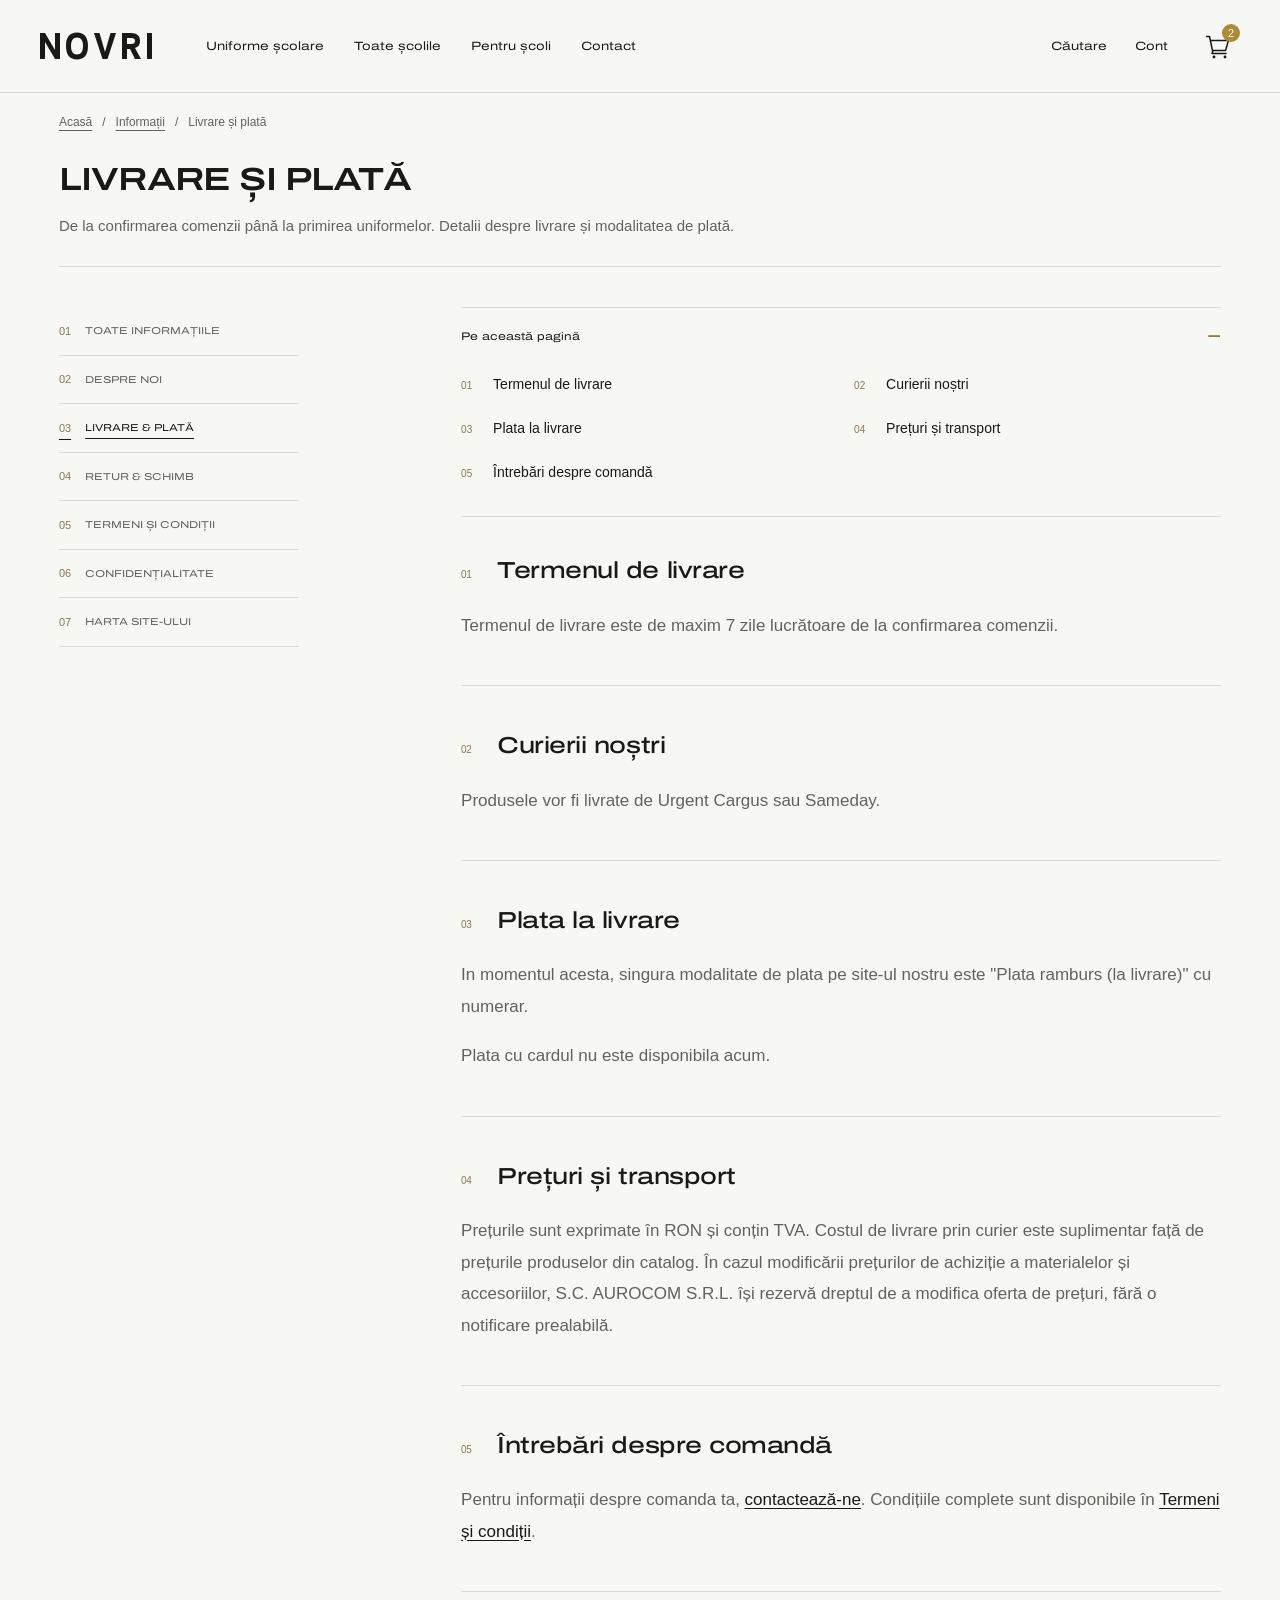
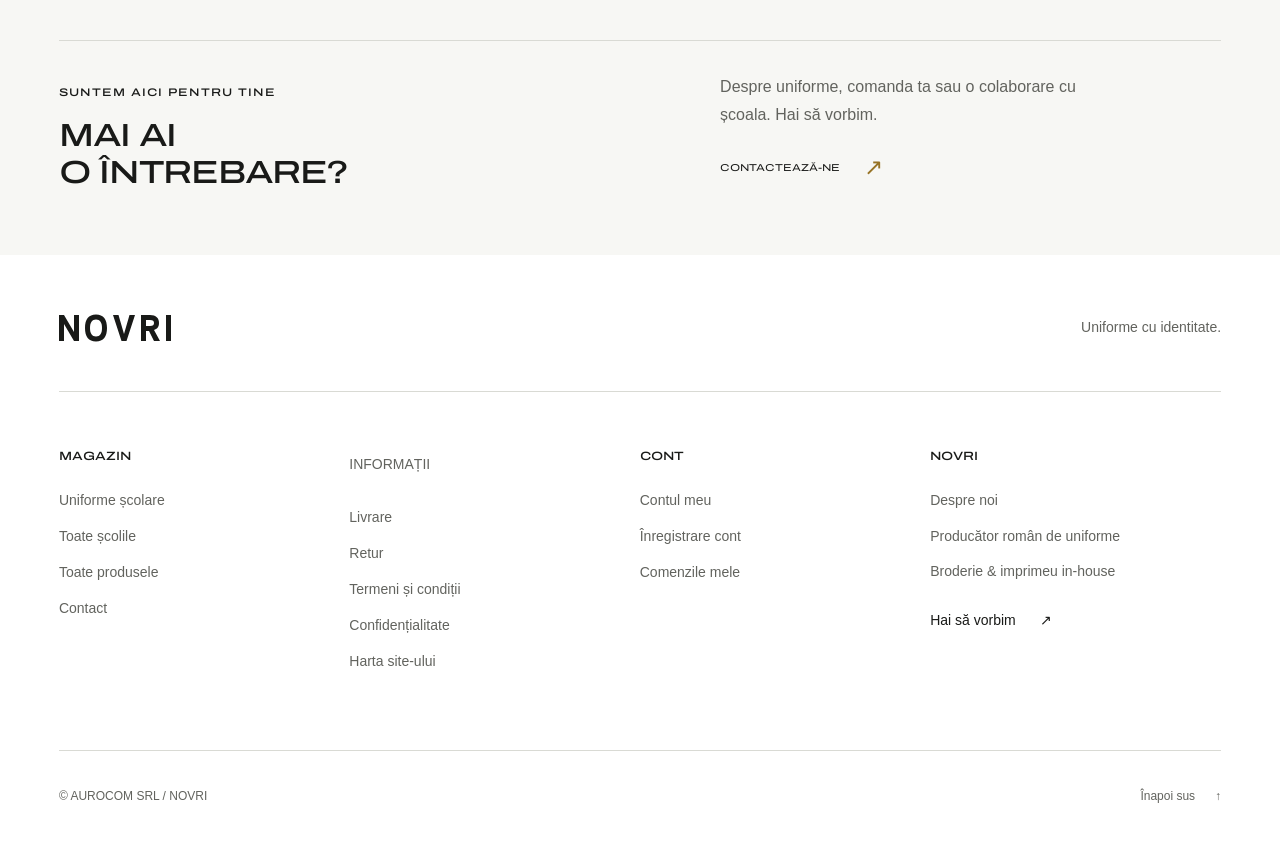
<file: uniforme-scolare-landing/livrare.html>
<!doctype html>
<html lang="ro">
<head>
  <meta charset="utf-8">
  <meta name="viewport" content="width=device-width, initial-scale=1">
  <meta name="robots" content="noindex, nofollow">
  <meta name="theme-color" content="#f7f7f4">
  <meta name="description" content="De la confirmarea comenzii până la primirea uniformelor. Detalii despre livrare și modalitatea de plată.">
  <title>Livrare și plată — NOVRI</title>
  <link rel="icon" href="assets/logo.svg" type="image/svg+xml">
  <link rel="preload" href="assets/fonts/archivo-expanded-latin.woff2" as="font" type="font/woff2" crossorigin>
  <link rel="preload" href="assets/fonts/archivo-expanded-latin-ext.woff2" as="font" type="font/woff2" crossorigin>
  <link rel="stylesheet" href="css/styles.css">
  <link rel="stylesheet" href="css/account.css">
  <link rel="stylesheet" href="css/information.css">
  <script src="js/catalog.js" defer></script>
  <script src="js/cart-state.js" defer></script>
  <script src="js/navigation.js" defer></script>
  <script src="js/account.js" defer></script>
  <script src="js/information.js" defer></script>
</head>
<!-- Only this standalone document has its default body margin removed.
     For OpenCart, move the wrapper and its stylesheet and script references into the dedicated template. -->
<body style="margin: 0;">
  <div id="school-uniforms-landing" class="school-information-page">
    <a class="school-skip-link" href="#school-main">Sari la conținut</a>

    <header class="school-header">
      <div class="school-header-inner">
        <a class="school-logo" href="index.html" aria-label="NOVRI — pagina principală">
          <img src="assets/logo.svg" alt="NOVRI" width="112" height="36">
        </a>
        <nav class="school-nav" id="school-menu" aria-label="Navigație principală">
          <a class="school-nav-link" href="index.html#school-main">Uniforme școlare</a>
          <a class="school-nav-link" href="scoli.html">Toate școlile</a>
          <a class="school-nav-link" href="index.html#school-partners">Pentru școli</a>
          <a class="school-nav-link" href="contact.html">Contact</a>
          <a class="school-nav-link school-mobile-only" href="#" data-school-placeholder>Căutare</a>
          <a class="school-nav-link school-mobile-only" href="#school-account-dialog" data-school-account-open aria-haspopup="dialog" aria-controls="school-account-dialog">Contul meu</a>
        </nav>
        <div class="school-header-actions">
          <!-- Replace placeholder hrefs with the existing OpenCart URLs during integration. -->
          <a class="school-desktop-only" href="#" data-school-placeholder>Căutare</a>
          <a class="school-desktop-only" href="#school-account-dialog" data-school-account-open aria-haspopup="dialog" aria-controls="school-account-dialog">Cont</a>
          <a class="school-cart-link" href="cos.html">
            <span class="school-visually-hidden">Coș de cumpărături, produse: </span>
            <svg class="school-cart-icon" width="28" height="28" viewBox="0 0 28 28" fill="none" aria-hidden="true"><path d="M2.5 4.5h3l3 14h13l3-10H6.5M9 18.5l-1 3h14" stroke="currentColor" stroke-width="1.5" stroke-linecap="round" stroke-linejoin="round"/><circle cx="10" cy="25" r="1.4" fill="currentColor"/><circle cx="21" cy="25" r="1.4" fill="currentColor"/></svg>
            <span class="school-cart-count" id="school-cart-count" data-school-cart-count>0</span>
          </a>
          <button class="school-menu-toggle" type="button" aria-expanded="false" aria-controls="school-menu" aria-label="Deschide meniul" hidden>
            <span class="school-menu-label">Meniu</span>
            <span class="school-menu-icon" aria-hidden="true"><span></span><span></span></span>
          </button>
        </div>
      </div>
    </header>

    <main class="school-container" id="school-main">
      <nav class="school-info-breadcrumbs" aria-label="Fir de navigare"><a href="index.html">Acasă</a><span aria-hidden="true">/</span><a href="informatii.html">Informații</a><span aria-hidden="true">/</span><span aria-current="page">Livrare și plată</span></nav>
      <section class="school-info-intro" aria-labelledby="school-info-title">
        <div class="school-info-intro-row"><h1 id="school-info-title">Livrare și plată</h1><div class="school-info-intro-copy"><p>De la confirmarea comenzii până la primirea uniformelor. Detalii despre livrare și modalitatea de plată.</p></div></div>
      </section>
<div class="school-info-layout"><aside class="school-info-sidebar"><nav class="school-info-navigation" aria-label="Pagini de informații">
<a href="informatii.html"><span aria-hidden="true">01</span>Toate informațiile</a>
<a href="despre-noi.html"><span aria-hidden="true">02</span>Despre noi</a>
<a href="livrare.html" aria-current="page"><span aria-hidden="true">03</span>Livrare &amp; plată</a>
<a href="retur.html"><span aria-hidden="true">04</span>Retur &amp; schimb</a>
<a href="termeni-si-conditii.html"><span aria-hidden="true">05</span>Termeni și condiții</a>
<a href="confidentialitate.html"><span aria-hidden="true">06</span>Confidențialitate</a>
<a href="harta-site.html"><span aria-hidden="true">07</span>Harta site-ului</a>
</nav></aside>
<article class="school-info-article" id="school-info-content" tabindex="-1" aria-label="Livrare și plată">
<details class="school-info-toc" open><summary>Pe această pagină</summary><nav aria-label="Cuprins"><ol>
<li><a href="#school-info-termen" data-school-info-anchor>Termenul de livrare</a></li>
<li><a href="#school-info-curieri" data-school-info-anchor>Curierii noștri</a></li>
<li><a href="#school-info-plata" data-school-info-anchor>Plata la livrare</a></li>
<li><a href="#school-info-costuri" data-school-info-anchor>Prețuri și transport</a></li>
<li><a href="#school-info-intrebari" data-school-info-anchor>Întrebări despre comandă</a></li>
</ol></nav></details>
<section class="school-info-section" id="school-info-termen" tabindex="-1" aria-labelledby="school-info-termen-title">
<h2 id="school-info-termen-title"><span aria-hidden="true">01</span>Termenul de livrare</h2>
<div class="school-info-prose">
<p>Termenul de livrare este de maxim 7 zile lucrătoare de la confirmarea comenzii.</p>
</div>
</section>
<section class="school-info-section" id="school-info-curieri" tabindex="-1" aria-labelledby="school-info-curieri-title">
<h2 id="school-info-curieri-title"><span aria-hidden="true">02</span>Curierii noștri</h2>
<div class="school-info-prose">
<p>Produsele vor fi livrate de Urgent Cargus sau Sameday.</p>
</div>
</section>
<section class="school-info-section" id="school-info-plata" tabindex="-1" aria-labelledby="school-info-plata-title">
<h2 id="school-info-plata-title"><span aria-hidden="true">03</span>Plata la livrare</h2>
<div class="school-info-prose">
<p>In momentul acesta, singura modalitate de plata pe site-ul nostru este &quot;Plata ramburs (la livrare)&quot; cu numerar.</p>
<p>Plata cu cardul nu este disponibila acum.</p>
</div>
</section>
<section class="school-info-section" id="school-info-costuri" tabindex="-1" aria-labelledby="school-info-costuri-title">
<h2 id="school-info-costuri-title"><span aria-hidden="true">04</span>Prețuri și transport</h2>
<div class="school-info-prose">
<p>Prețurile sunt exprimate în RON și conțin TVA. Costul de livrare prin curier este suplimentar față de prețurile produselor din catalog. În cazul modificării prețurilor de achiziție a materialelor și accesoriilor, S.C. AUROCOM S.R.L. își rezervă dreptul de a modifica oferta de prețuri, fără o notificare prealabilă.</p>
</div>
</section>
<section class="school-info-section" id="school-info-intrebari" tabindex="-1" aria-labelledby="school-info-intrebari-title">
<h2 id="school-info-intrebari-title"><span aria-hidden="true">05</span>Întrebări despre comandă</h2>
<div class="school-info-prose">
<p>Pentru informații despre comanda ta, <a href="contact.html">contactează-ne</a>. Condițiile complete sunt disponibile în <a href="termeni-si-conditii.html">Termeni și condiții</a>.</p>
</div>
</section>
</article></div>
      <section class="school-info-help" aria-labelledby="school-info-help-title"><div><p class="school-eyebrow">SUNTEM AICI PENTRU TINE</p><h2 id="school-info-help-title">Mai ai<br>o întrebare?</h2></div><div class="school-info-help-copy"><p>Despre uniforme, comanda ta sau o colaborare cu școala. Hai să vorbim.</p><a class="school-info-text-link" href="contact.html">Contactează-ne <span aria-hidden="true">↗</span></a></div></section>
    </main>

    <!-- Shared account fragment. Included statically in each standalone page. -->
    <dialog class="school-account-dialog" id="school-account-dialog" data-school-account-mode="login" aria-labelledby="school-account-title" aria-describedby="school-account-description school-account-demo-note">
      <button class="school-account-close" type="button" data-school-account-close aria-label="Închide fereastra contului"><svg width="20" height="20" viewBox="0 0 24 24" fill="none" aria-hidden="true"><path d="m6 6 12 12M18 6 6 18" stroke="currentColor" stroke-width="1.5"/></svg></button>
      <div class="school-account-body">
      <p class="school-account-eyebrow">NOVRI / CONTUL TĂU</p>
      <h2 id="school-account-title">Bine ai revenit</h2>
      <p class="school-account-description" id="school-account-description">Intră în cont pentru comenzile și uniformele tale.</p>
      <form class="school-account-form" id="school-account-form" method="dialog" autocomplete="off" novalidate>
        <fieldset class="school-account-group">
          <legend id="school-account-personal-heading" hidden>Detalii personale</legend>
          <div class="school-account-field-grid">
            <div class="school-account-field" data-school-register-field hidden><label for="school-account-firstname">Prenume *</label><input id="school-account-firstname" name="account-firstname" type="text" autocomplete="off" maxlength="32" required disabled></div>
            <div class="school-account-field" data-school-register-field hidden><label for="school-account-lastname">Nume *</label><input id="school-account-lastname" name="account-lastname" type="text" autocomplete="off" maxlength="32" required disabled></div>
            <div class="school-account-field"><label for="school-account-email" id="school-account-email-label">Adresa de e-mail</label><input id="school-account-email" name="account-email" type="email" inputmode="email" autocomplete="off" autocapitalize="none" spellcheck="false" maxlength="160" required></div>
            <div class="school-account-field" data-school-register-field hidden><label for="school-account-phone">Telefon *</label><input id="school-account-phone" name="account-phone" type="tel" autocomplete="off" maxlength="32" required disabled></div>
          </div>
        </fieldset>
        <fieldset class="school-account-group school-account-credentials" id="school-account-credentials">
          <legend id="school-account-password-heading" hidden>Parola ta</legend>
          <div class="school-account-field-grid">
            <div class="school-account-field" id="school-account-password-field"><label for="school-account-password" id="school-account-password-label">Parolă</label><input id="school-account-password" name="account-password" type="password" autocomplete="off" maxlength="160" required></div>
            <div class="school-account-field" data-school-register-field hidden><label for="school-account-password-confirm">Confirmă parola *</label><input id="school-account-password-confirm" name="account-password-confirm" type="password" autocomplete="off" maxlength="160" required disabled></div>
          </div>
        </fieldset>
        <button class="school-account-text-button school-account-forgot" type="button" id="school-account-forgot">Ai uitat parola?</button>
        <fieldset class="school-account-group school-account-newsletter" data-school-register-field hidden>
          <legend>Newsletter</legend>
          <div class="school-account-newsletter-row"><span>Noutăți și colecții NOVRI</span><div class="school-account-radio-options"><label><input type="radio" name="account-newsletter" value="1" disabled> Da</label><label><input type="radio" name="account-newsletter" value="0" checked disabled> Nu</label></div></div>
        </fieldset>
        <div class="school-account-consent" data-school-register-field hidden><label><input id="school-account-privacy" name="account-privacy" type="checkbox" required disabled><span>Am citit și sunt de acord cu <a href="confidentialitate.html" target="_blank" rel="noopener" aria-label="Politica de confidențialitate, se deschide într-o filă nouă">Politica de confidențialitate</a>. *</span></label></div>
        <button class="school-account-submit" type="submit"><span id="school-account-submit-label">Autentificare</span><span aria-hidden="true">→</span></button>
        <button class="school-account-text-button school-account-back" type="button" id="school-account-back" hidden><span aria-hidden="true">←</span> Înapoi la autentificare</button>
        <p class="school-account-status" id="school-account-status" role="status" aria-live="polite" aria-atomic="true" hidden></p>
      </form>
      <div class="school-account-register-prompt" id="school-account-register-prompt"><span>Nu ai încă un cont?</span><button class="school-account-text-button" type="button" id="school-account-register">Înregistrare cont <span aria-hidden="true">↗</span></button></div>
      <p class="school-account-demo-note" id="school-account-demo-note">Demo de design. Folosește date fictive; formularul nu trimite date.</p>
      </div>
    </dialog>

    <footer class="school-footer" id="contact">
      <div class="school-footer-inner school-container">
        <div class="school-footer-top"><a class="school-logo" href="index.html" aria-label="NOVRI — pagina principală"><img src="assets/logo.svg" alt="NOVRI" width="112" height="36" loading="lazy"></a><span class="school-footer-signature">Uniforme cu identitate.</span></div>
        <div class="school-footer-grid">
          <nav class="school-footer-column" aria-labelledby="school-footer-shop"><h2 id="school-footer-shop">Magazin</h2><a href="index.html#school-main">Uniforme școlare</a><a href="scoli.html">Toate școlile</a><a href="index.html#school-collection">Toate produsele</a><a href="contact.html">Contact</a></nav>
          <nav class="school-footer-column" aria-labelledby="school-footer-info"><h2 id="school-footer-info"><a href="informatii.html">Informații</a></h2><a href="livrare.html">Livrare</a><a href="retur.html">Retur</a><a href="termeni-si-conditii.html">Termeni și condiții</a><a href="confidentialitate.html">Confidențialitate</a><a href="harta-site.html">Harta site-ului</a></nav>
          <nav class="school-footer-column" aria-labelledby="school-footer-account"><h2 id="school-footer-account">Cont</h2><a href="#school-account-dialog" data-school-account-open aria-haspopup="dialog" aria-controls="school-account-dialog">Contul meu</a><a href="#school-account-dialog" data-school-account-open="register" aria-haspopup="dialog" aria-controls="school-account-dialog">Înregistrare cont</a><a href="#" data-school-placeholder>Comenzile mele</a></nav>
          <div class="school-footer-column"><h2>NOVRI</h2><a href="despre-noi.html">Despre noi</a><p>Producător român de uniforme</p><p>Broderie &amp; imprimeu in-house</p><a class="school-footer-contact" href="contact.html">Hai să vorbim <span aria-hidden="true">↗</span></a></div>
        </div>
        <div class="school-footer-bottom"><small>© AUROCOM SRL / NOVRI</small><a href="#school-main">Înapoi sus <span aria-hidden="true">↑</span></a></div>
      </div>
    </footer>
  </div>
</body>
</html>
</file>
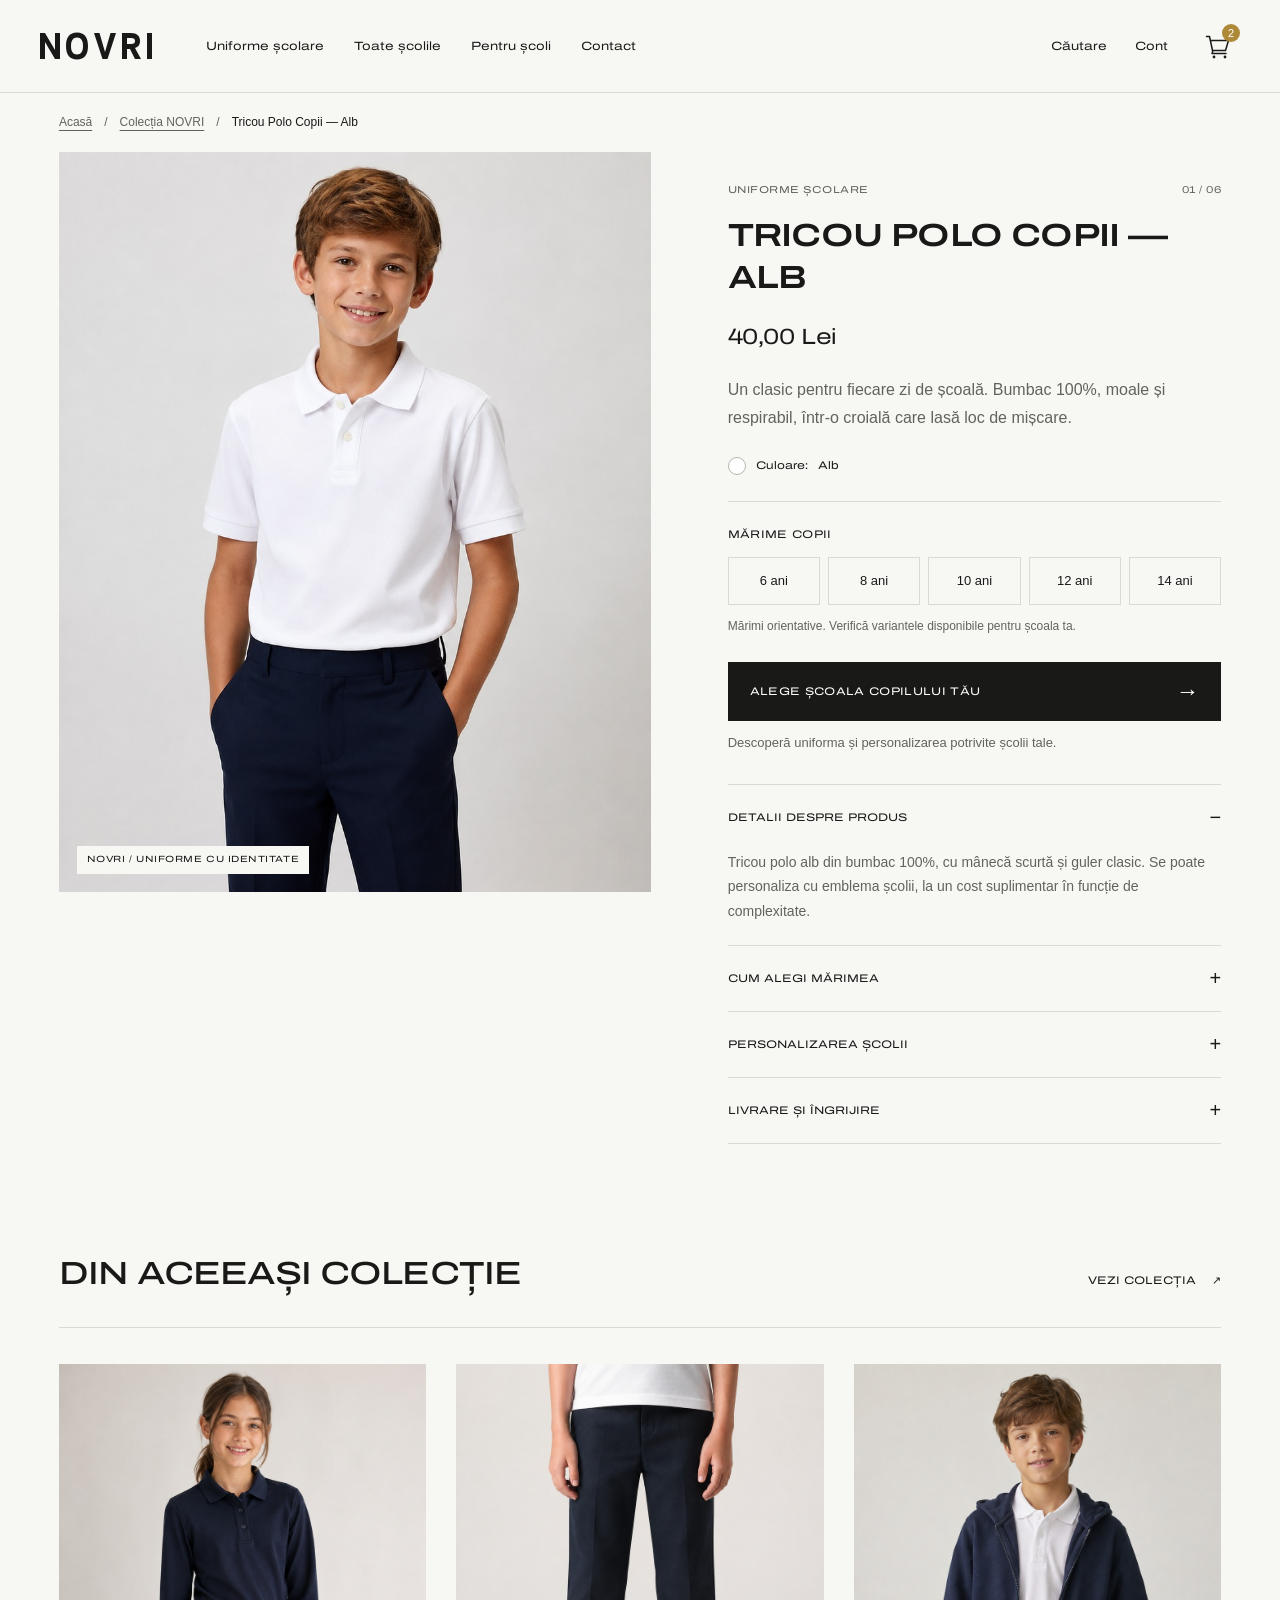
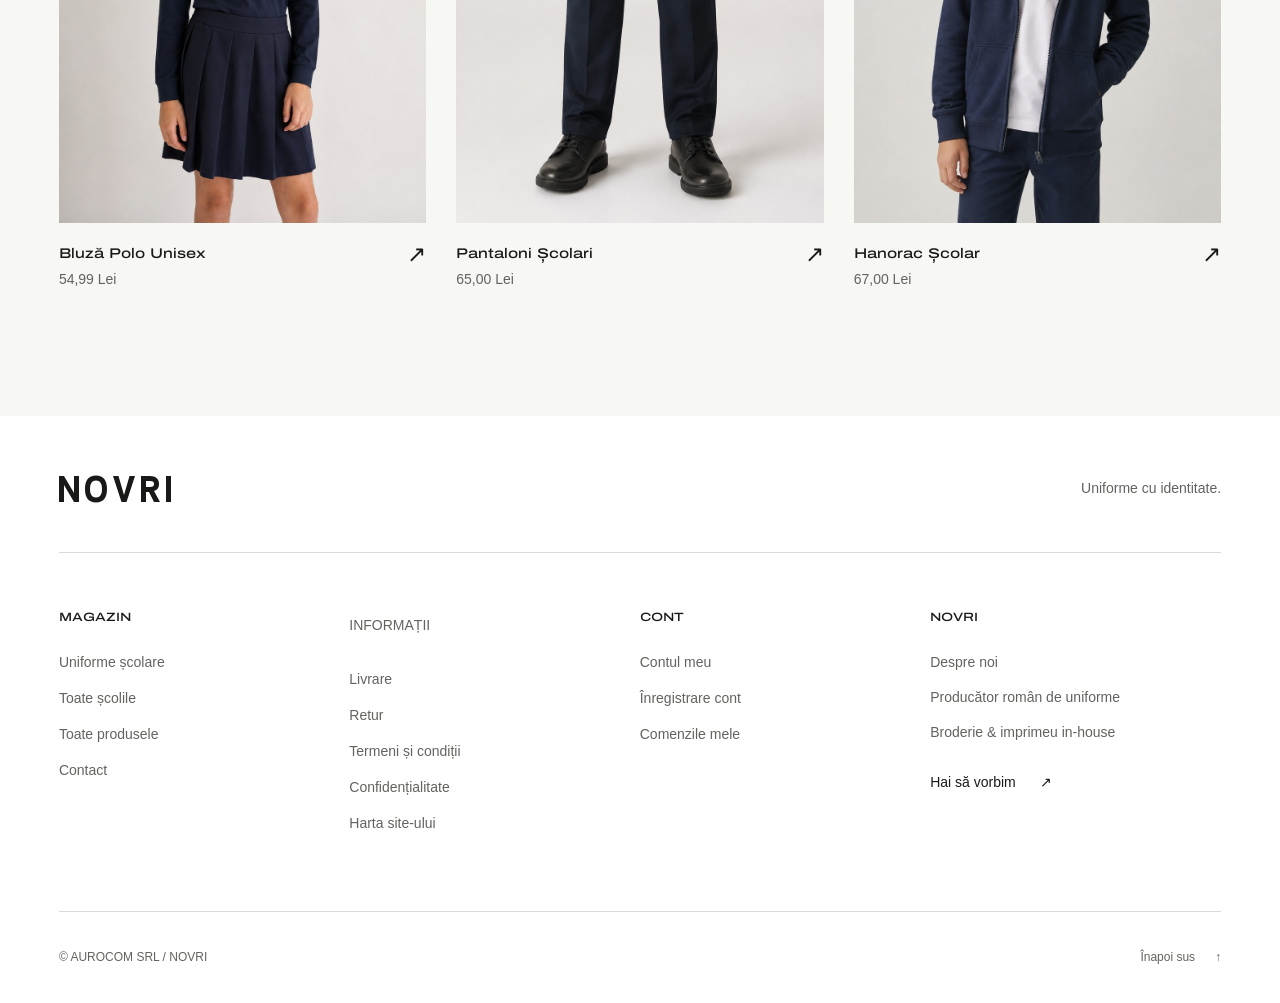
<file: uniforme-scolare-landing/produs.html>
<!doctype html>
<html lang="ro">
<head>
  <meta charset="utf-8">
  <meta name="viewport" content="width=device-width, initial-scale=1">
  <meta name="theme-color" content="#f7f7f4">
  <meta name="description" content="Uniforme școlare realizate în România. Alege școala copilului tău și descoperă tricouri polo, bluze, hanorace, pantaloni și fuste NOVRI.">
  <title>Tricou Polo Copii — Alb — NOVRI</title>
  <link rel="icon" href="assets/logo.svg" type="image/svg+xml">
  <link rel="preload" href="assets/fonts/archivo-expanded-latin.woff2" as="font" type="font/woff2" crossorigin>
  <link rel="preload" href="assets/fonts/archivo-expanded-latin-ext.woff2" as="font" type="font/woff2" crossorigin>
  <link rel="stylesheet" href="css/styles.css">
  <link rel="stylesheet" href="css/account.css">
  <link rel="stylesheet" href="css/product.css">
  <script src="js/catalog.js" defer></script>
  <script src="js/cart-state.js" defer></script>
  <script src="js/navigation.js" defer></script>
  <script src="js/account.js" defer></script>
  <script src="js/product.js" defer></script>
</head>
<!-- Only this standalone document has its default body margin removed.
     For OpenCart, move the wrapper and its stylesheet and script references into the dedicated template. -->
<body style="margin: 0;">
  <div id="school-uniforms-landing" class="school-product-page">
    <a class="school-skip-link" href="#school-main">Sari la conținut</a>

    <header class="school-header">
      <div class="school-header-inner">
        <a class="school-logo" href="index.html" aria-label="NOVRI — pagina principală">
          <img src="assets/logo.svg" alt="NOVRI" width="112" height="36">
        </a>
        <nav class="school-nav" id="school-menu" aria-label="Navigație principală">
          <a class="school-nav-link" href="index.html#school-main">Uniforme școlare</a>
          <a class="school-nav-link" href="scoli.html">Toate școlile</a>
          <a class="school-nav-link" href="index.html#school-partners">Pentru școli</a>
          <a class="school-nav-link" href="contact.html">Contact</a>
          <a class="school-nav-link school-mobile-only" href="#" data-school-placeholder>Căutare</a>
          <a class="school-nav-link school-mobile-only" href="#school-account-dialog" data-school-account-open aria-haspopup="dialog" aria-controls="school-account-dialog">Contul meu</a>
        </nav>
        <div class="school-header-actions">
          <!-- Replace placeholder hrefs with the existing OpenCart URLs during integration. -->
          <a class="school-desktop-only" href="#" data-school-placeholder>Căutare</a>
          <a class="school-desktop-only" href="#school-account-dialog" data-school-account-open aria-haspopup="dialog" aria-controls="school-account-dialog">Cont</a>
          <a class="school-cart-link" href="cos.html">
            <span class="school-visually-hidden">Coș de cumpărături, produse: </span>
            <svg class="school-cart-icon" width="28" height="28" viewBox="0 0 28 28" fill="none" aria-hidden="true"><path d="M2.5 4.5h3l3 14h13l3-10H6.5M9 18.5l-1 3h14" stroke="currentColor" stroke-width="1.5" stroke-linecap="round" stroke-linejoin="round"/><circle cx="10" cy="25" r="1.4" fill="currentColor"/><circle cx="21" cy="25" r="1.4" fill="currentColor"/></svg>
            <span class="school-cart-count" id="school-cart-count" data-school-cart-count>0</span>
          </a>
          <button class="school-menu-toggle" type="button" aria-expanded="false" aria-controls="school-menu" aria-label="Deschide meniul" hidden>
            <span class="school-menu-label">Meniu</span>
            <span class="school-menu-icon" aria-hidden="true"><span></span><span></span></span>
          </button>
        </div>
      </div>
    </header>

    <main class="school-container" id="school-main">
      <nav class="school-breadcrumbs" aria-label="Fir de navigare">
        <a href="index.html">Acasă</a><span aria-hidden="true">/</span>
        <a href="index.html#school-collection">Colecția NOVRI</a><span aria-hidden="true">/</span>
        <span id="school-product-crumb" aria-current="page">Tricou Polo Copii — Alb</span>
      </nav>

      <section class="school-detail" aria-labelledby="school-detail-title">
        <figure class="school-detail-photo">
          <img id="school-detail-image" src="assets/product-01.jpg" alt="Tricou polo alb, purtat cu pantaloni școlari bleumarin" width="900" height="1125" fetchpriority="high" decoding="async">
          <figcaption class="school-photo-caption">NOVRI / Uniforme cu identitate</figcaption>
        </figure>
        <div class="school-detail-copy">
          <div class="school-detail-topline"><span>Uniforme școlare</span><span id="school-detail-index">01 / 06</span></div>
          <h1 class="school-detail-title" id="school-detail-title">Tricou Polo Copii — Alb</h1>
          <p class="school-detail-price" id="school-detail-price">40,00 Lei</p>
          <p class="school-detail-description" id="school-detail-description">Un clasic pentru fiecare zi de școală. Bumbac 100%, moale și respirabil, într-o croială care lasă loc de mișcare.</p>
          <p class="school-detail-color"><span class="school-color-swatch" id="school-color-swatch" aria-hidden="true"></span>Culoare: <span id="school-detail-color">Alb</span></p>

          <fieldset class="school-sizes" aria-describedby="school-size-note">
            <legend>Mărime copii</legend>
            <div class="school-size-options">
              <label class="school-size-label"><input class="school-visually-hidden" type="radio" name="school-size" value="6 ani"><span>6 ani</span></label>
              <label class="school-size-label"><input class="school-visually-hidden" type="radio" name="school-size" value="8 ani"><span>8 ani</span></label>
              <label class="school-size-label"><input class="school-visually-hidden" type="radio" name="school-size" value="10 ani"><span>10 ani</span></label>
              <label class="school-size-label"><input class="school-visually-hidden" type="radio" name="school-size" value="12 ani"><span>12 ani</span></label>
              <label class="school-size-label"><input class="school-visually-hidden" type="radio" name="school-size" value="14 ani"><span>14 ani</span></label>
            </div>
            <p class="school-size-note" id="school-size-note">Mărimi orientative. Verifică variantele disponibile pentru școala ta.</p>
          </fieldset>
          <a class="school-detail-cta" href="scoli.html">Alege școala copilului tău <span aria-hidden="true">→</span></a>
          <p class="school-detail-cta-note">Descoperă uniforma și personalizarea potrivite școlii tale.</p>

          <div class="school-detail-panels">
            <details class="school-detail-panel" open>
              <summary>Detalii despre produs</summary>
              <p id="school-detail-material">Tricou polo alb din bumbac 100%, cu mânecă scurtă și guler clasic. Se poate personaliza cu emblema școlii, la un cost suplimentar în funcție de complexitate.</p>
            </details>
            <details class="school-detail-panel">
              <summary>Cum alegi mărimea</summary>
              <p>Măsoară înălțimea copilului și circumferința pieptului, apoi compară cu tabelul de mărimi al uniformei școlii. Vârsta este orientativă. Pentru această previzualizare, opțiunile de mai sus sunt exemple.</p>
            </details>
            <details class="school-detail-panel">
              <summary>Personalizarea școlii</summary>
              <p>Broderie și imprimeu realizate in-house. Alege școala pentru a vedea uniformele cu identitatea ei și variantele de personalizare.</p>
            </details>
            <details class="school-detail-panel">
              <summary>Livrare și îngrijire</summary>
              <p>Produsele disponibile sunt expediate rapid. Consultă condițiile de livrare ale produsului ales și respectă instrucțiunile de pe eticheta de întreținere.</p>
            </details>
          </div>
        </div>
      </section>

      <section class="school-related" aria-labelledby="school-related-title">
        <div class="school-related-heading">
          <h2 class="school-related-title" id="school-related-title">Din aceeași colecție</h2>
          <a href="index.html#school-collection">Vezi colecția <span aria-hidden="true">↗</span></a>
        </div>
        <div class="school-product-grid" id="school-related-products"></div>
        <noscript><p class="school-size-note"><a href="index.html#school-collection">Descoperă celelalte produse din colecția NOVRI.</a></p></noscript>
      </section>
    </main>


    <!-- Shared account fragment. Included statically in each standalone page. -->
    <dialog class="school-account-dialog" id="school-account-dialog" data-school-account-mode="login" aria-labelledby="school-account-title" aria-describedby="school-account-description school-account-demo-note">
      <button class="school-account-close" type="button" data-school-account-close aria-label="Închide fereastra contului"><svg width="20" height="20" viewBox="0 0 24 24" fill="none" aria-hidden="true"><path d="m6 6 12 12M18 6 6 18" stroke="currentColor" stroke-width="1.5"/></svg></button>
      <div class="school-account-body">
      <p class="school-account-eyebrow">NOVRI / CONTUL TĂU</p>
      <h2 id="school-account-title">Bine ai revenit</h2>
      <p class="school-account-description" id="school-account-description">Intră în cont pentru comenzile și uniformele tale.</p>
      <form class="school-account-form" id="school-account-form" method="dialog" autocomplete="off" novalidate>
        <fieldset class="school-account-group">
          <legend id="school-account-personal-heading" hidden>Detalii personale</legend>
          <div class="school-account-field-grid">
            <div class="school-account-field" data-school-register-field hidden><label for="school-account-firstname">Prenume *</label><input id="school-account-firstname" name="account-firstname" type="text" autocomplete="off" maxlength="32" required disabled></div>
            <div class="school-account-field" data-school-register-field hidden><label for="school-account-lastname">Nume *</label><input id="school-account-lastname" name="account-lastname" type="text" autocomplete="off" maxlength="32" required disabled></div>
            <div class="school-account-field"><label for="school-account-email" id="school-account-email-label">Adresa de e-mail</label><input id="school-account-email" name="account-email" type="email" inputmode="email" autocomplete="off" autocapitalize="none" spellcheck="false" maxlength="160" required></div>
            <div class="school-account-field" data-school-register-field hidden><label for="school-account-phone">Telefon *</label><input id="school-account-phone" name="account-phone" type="tel" autocomplete="off" maxlength="32" required disabled></div>
          </div>
        </fieldset>
        <fieldset class="school-account-group school-account-credentials" id="school-account-credentials">
          <legend id="school-account-password-heading" hidden>Parola ta</legend>
          <div class="school-account-field-grid">
            <div class="school-account-field" id="school-account-password-field"><label for="school-account-password" id="school-account-password-label">Parolă</label><input id="school-account-password" name="account-password" type="password" autocomplete="off" maxlength="160" required></div>
            <div class="school-account-field" data-school-register-field hidden><label for="school-account-password-confirm">Confirmă parola *</label><input id="school-account-password-confirm" name="account-password-confirm" type="password" autocomplete="off" maxlength="160" required disabled></div>
          </div>
        </fieldset>
        <button class="school-account-text-button school-account-forgot" type="button" id="school-account-forgot">Ai uitat parola?</button>
        <fieldset class="school-account-group school-account-newsletter" data-school-register-field hidden>
          <legend>Newsletter</legend>
          <div class="school-account-newsletter-row"><span>Noutăți și colecții NOVRI</span><div class="school-account-radio-options"><label><input type="radio" name="account-newsletter" value="1" disabled> Da</label><label><input type="radio" name="account-newsletter" value="0" checked disabled> Nu</label></div></div>
        </fieldset>
        <div class="school-account-consent" data-school-register-field hidden><label><input id="school-account-privacy" name="account-privacy" type="checkbox" required disabled><span>Am citit și sunt de acord cu <a href="confidentialitate.html" target="_blank" rel="noopener" aria-label="Politica de confidențialitate, se deschide într-o filă nouă">Politica de confidențialitate</a>. *</span></label></div>
        <button class="school-account-submit" type="submit"><span id="school-account-submit-label">Autentificare</span><span aria-hidden="true">→</span></button>
        <button class="school-account-text-button school-account-back" type="button" id="school-account-back" hidden><span aria-hidden="true">←</span> Înapoi la autentificare</button>
        <p class="school-account-status" id="school-account-status" role="status" aria-live="polite" aria-atomic="true" hidden></p>
      </form>
      <div class="school-account-register-prompt" id="school-account-register-prompt"><span>Nu ai încă un cont?</span><button class="school-account-text-button" type="button" id="school-account-register">Înregistrare cont <span aria-hidden="true">↗</span></button></div>
      <p class="school-account-demo-note" id="school-account-demo-note">Demo de design. Folosește date fictive; formularul nu trimite date.</p>
      </div>
    </dialog>

    <footer class="school-footer" id="contact">
      <div class="school-footer-inner school-container">
        <div class="school-footer-top"><a class="school-logo" href="index.html" aria-label="NOVRI — pagina principală"><img src="assets/logo.svg" alt="NOVRI" width="112" height="36" loading="lazy"></a><span class="school-footer-signature">Uniforme cu identitate.</span></div>
        <div class="school-footer-grid">
          <nav class="school-footer-column" aria-labelledby="school-footer-shop"><h2 id="school-footer-shop">Magazin</h2><a href="index.html#school-main">Uniforme școlare</a><a href="scoli.html">Toate școlile</a><a href="index.html#school-collection">Toate produsele</a><a href="contact.html">Contact</a></nav>
          <nav class="school-footer-column" aria-labelledby="school-footer-info"><h2 id="school-footer-info"><a href="informatii.html">Informații</a></h2><a href="livrare.html">Livrare</a><a href="retur.html">Retur</a><a href="termeni-si-conditii.html">Termeni și condiții</a><a href="confidentialitate.html">Confidențialitate</a><a href="harta-site.html">Harta site-ului</a></nav>
          <nav class="school-footer-column" aria-labelledby="school-footer-account"><h2 id="school-footer-account">Cont</h2><a href="#school-account-dialog" data-school-account-open aria-haspopup="dialog" aria-controls="school-account-dialog">Contul meu</a><a href="#school-account-dialog" data-school-account-open="register" aria-haspopup="dialog" aria-controls="school-account-dialog">Înregistrare cont</a><a href="#" data-school-placeholder>Comenzile mele</a></nav>
          <div class="school-footer-column"><h2>NOVRI</h2><a href="despre-noi.html">Despre noi</a><p>Producător român de uniforme</p><p>Broderie &amp; imprimeu in-house</p><a class="school-footer-contact" href="contact.html">Hai să vorbim <span aria-hidden="true">↗</span></a></div>
        </div>
        <div class="school-footer-bottom"><small>© AUROCOM SRL / NOVRI</small><a href="#school-main">Înapoi sus <span aria-hidden="true">↑</span></a></div>
      </div>
    </footer>
  </div>
</body>
</html>
</file>
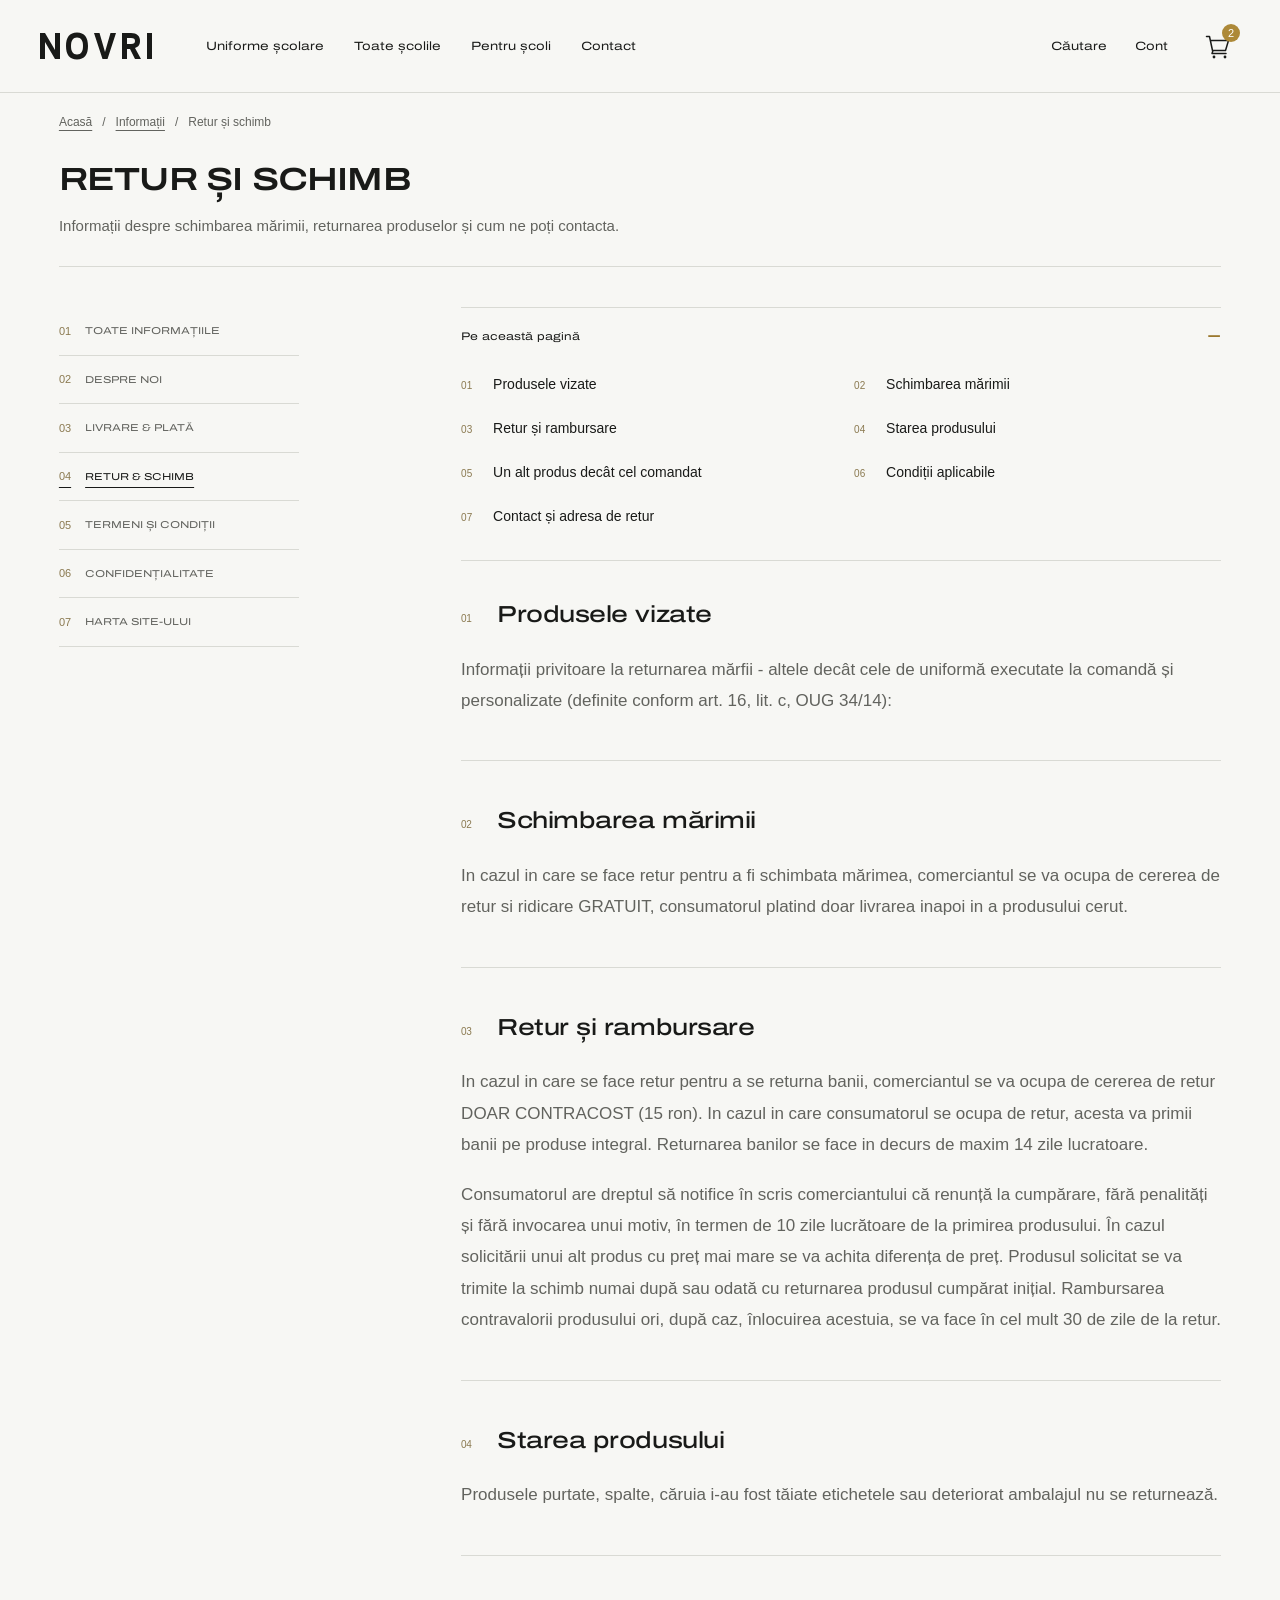
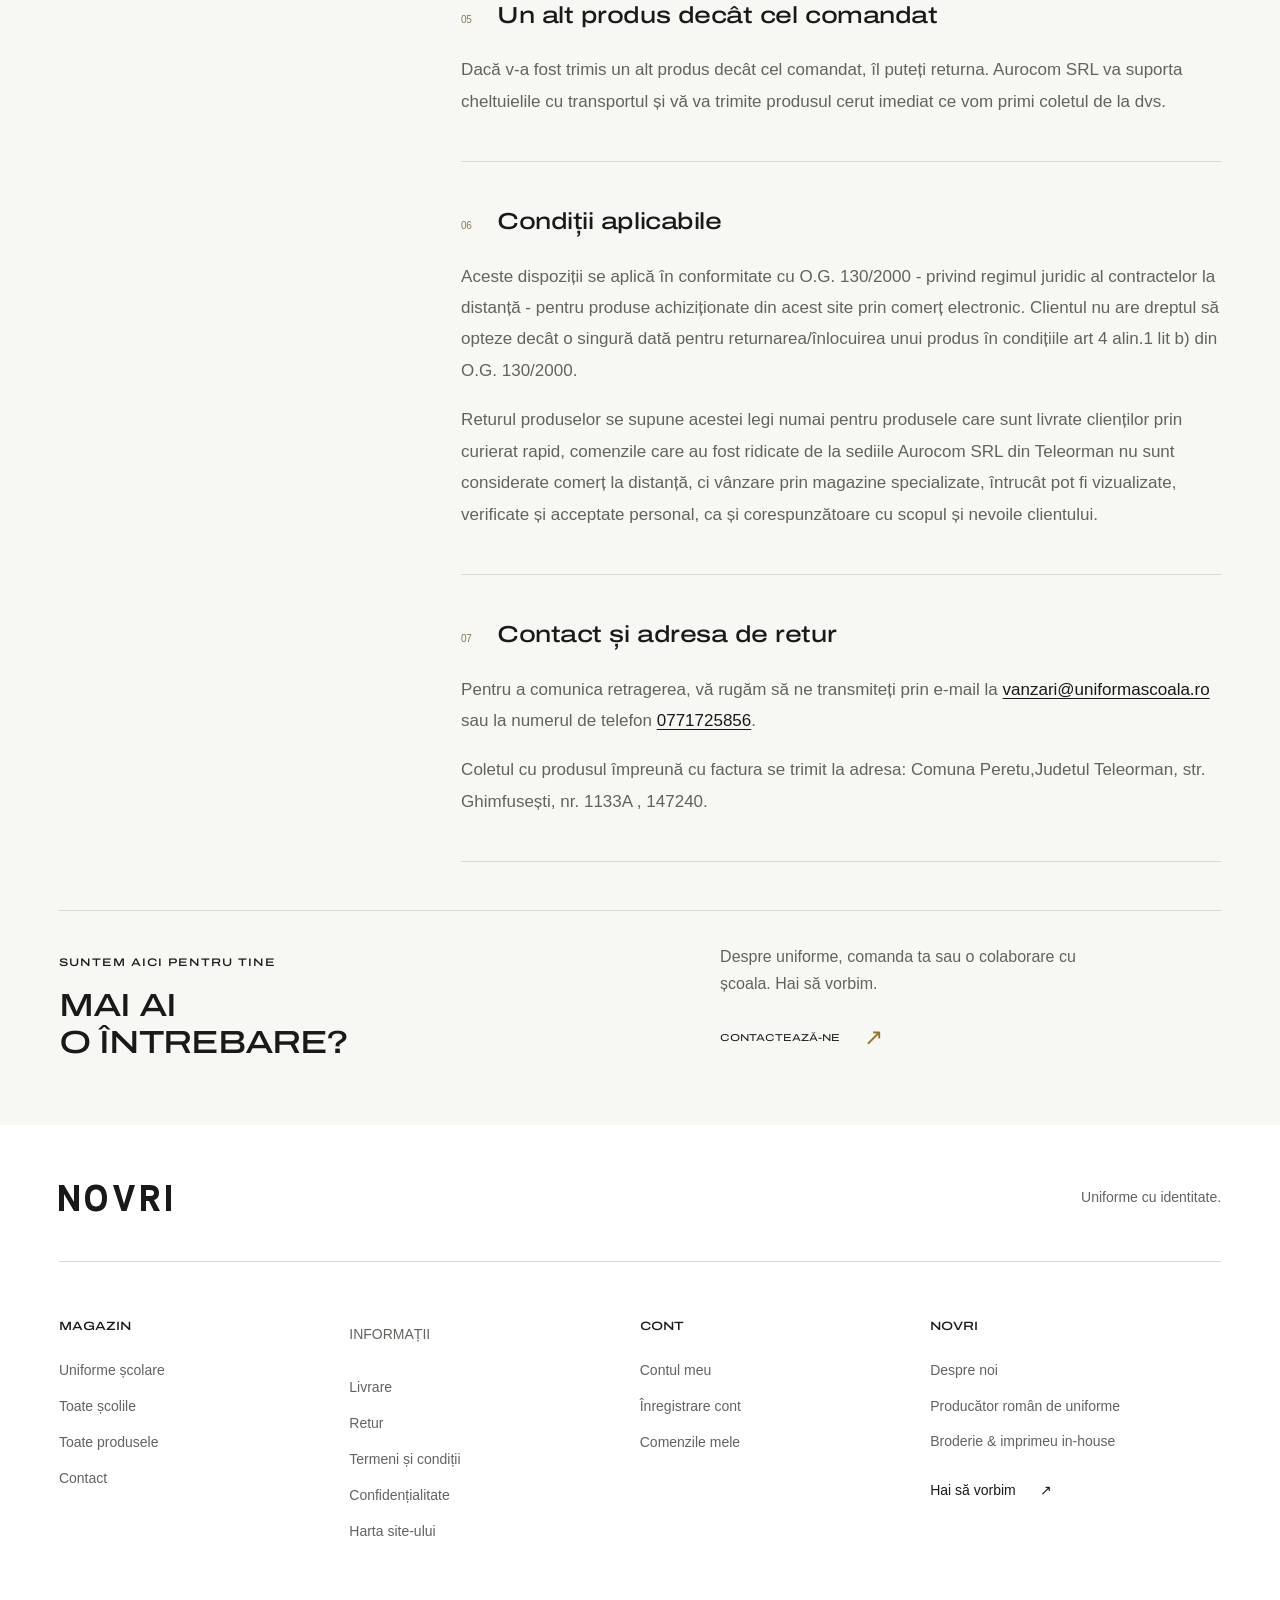
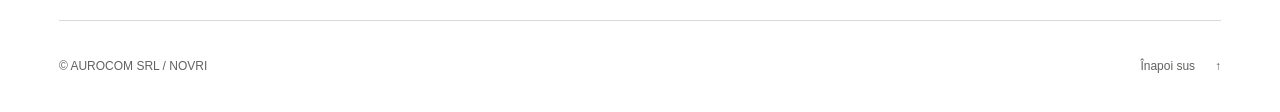
<file: uniforme-scolare-landing/retur.html>
<!doctype html>
<html lang="ro">
<head>
  <meta charset="utf-8">
  <meta name="viewport" content="width=device-width, initial-scale=1">
  <meta name="robots" content="noindex, nofollow">
  <meta name="theme-color" content="#f7f7f4">
  <meta name="description" content="Informații despre schimbarea mărimii, returnarea produselor și cum ne poți contacta.">
  <title>Retur și schimb — NOVRI</title>
  <link rel="icon" href="assets/logo.svg" type="image/svg+xml">
  <link rel="preload" href="assets/fonts/archivo-expanded-latin.woff2" as="font" type="font/woff2" crossorigin>
  <link rel="preload" href="assets/fonts/archivo-expanded-latin-ext.woff2" as="font" type="font/woff2" crossorigin>
  <link rel="stylesheet" href="css/styles.css">
  <link rel="stylesheet" href="css/account.css">
  <link rel="stylesheet" href="css/information.css">
  <script src="js/catalog.js" defer></script>
  <script src="js/cart-state.js" defer></script>
  <script src="js/navigation.js" defer></script>
  <script src="js/account.js" defer></script>
  <script src="js/information.js" defer></script>
</head>
<!-- Only this standalone document has its default body margin removed.
     For OpenCart, move the wrapper and its stylesheet and script references into the dedicated template. -->
<body style="margin: 0;">
  <div id="school-uniforms-landing" class="school-information-page">
    <a class="school-skip-link" href="#school-main">Sari la conținut</a>

    <header class="school-header">
      <div class="school-header-inner">
        <a class="school-logo" href="index.html" aria-label="NOVRI — pagina principală">
          <img src="assets/logo.svg" alt="NOVRI" width="112" height="36">
        </a>
        <nav class="school-nav" id="school-menu" aria-label="Navigație principală">
          <a class="school-nav-link" href="index.html#school-main">Uniforme școlare</a>
          <a class="school-nav-link" href="scoli.html">Toate școlile</a>
          <a class="school-nav-link" href="index.html#school-partners">Pentru școli</a>
          <a class="school-nav-link" href="contact.html">Contact</a>
          <a class="school-nav-link school-mobile-only" href="#" data-school-placeholder>Căutare</a>
          <a class="school-nav-link school-mobile-only" href="#school-account-dialog" data-school-account-open aria-haspopup="dialog" aria-controls="school-account-dialog">Contul meu</a>
        </nav>
        <div class="school-header-actions">
          <!-- Replace placeholder hrefs with the existing OpenCart URLs during integration. -->
          <a class="school-desktop-only" href="#" data-school-placeholder>Căutare</a>
          <a class="school-desktop-only" href="#school-account-dialog" data-school-account-open aria-haspopup="dialog" aria-controls="school-account-dialog">Cont</a>
          <a class="school-cart-link" href="cos.html">
            <span class="school-visually-hidden">Coș de cumpărături, produse: </span>
            <svg class="school-cart-icon" width="28" height="28" viewBox="0 0 28 28" fill="none" aria-hidden="true"><path d="M2.5 4.5h3l3 14h13l3-10H6.5M9 18.5l-1 3h14" stroke="currentColor" stroke-width="1.5" stroke-linecap="round" stroke-linejoin="round"/><circle cx="10" cy="25" r="1.4" fill="currentColor"/><circle cx="21" cy="25" r="1.4" fill="currentColor"/></svg>
            <span class="school-cart-count" id="school-cart-count" data-school-cart-count>0</span>
          </a>
          <button class="school-menu-toggle" type="button" aria-expanded="false" aria-controls="school-menu" aria-label="Deschide meniul" hidden>
            <span class="school-menu-label">Meniu</span>
            <span class="school-menu-icon" aria-hidden="true"><span></span><span></span></span>
          </button>
        </div>
      </div>
    </header>

    <main class="school-container" id="school-main">
      <nav class="school-info-breadcrumbs" aria-label="Fir de navigare"><a href="index.html">Acasă</a><span aria-hidden="true">/</span><a href="informatii.html">Informații</a><span aria-hidden="true">/</span><span aria-current="page">Retur și schimb</span></nav>
      <section class="school-info-intro" aria-labelledby="school-info-title">
        <div class="school-info-intro-row"><h1 id="school-info-title">Retur și schimb</h1><div class="school-info-intro-copy"><p>Informații despre schimbarea mărimii, returnarea produselor și cum ne poți contacta.</p></div></div>
      </section>
<div class="school-info-layout"><aside class="school-info-sidebar"><nav class="school-info-navigation" aria-label="Pagini de informații">
<a href="informatii.html"><span aria-hidden="true">01</span>Toate informațiile</a>
<a href="despre-noi.html"><span aria-hidden="true">02</span>Despre noi</a>
<a href="livrare.html"><span aria-hidden="true">03</span>Livrare &amp; plată</a>
<a href="retur.html" aria-current="page"><span aria-hidden="true">04</span>Retur &amp; schimb</a>
<a href="termeni-si-conditii.html"><span aria-hidden="true">05</span>Termeni și condiții</a>
<a href="confidentialitate.html"><span aria-hidden="true">06</span>Confidențialitate</a>
<a href="harta-site.html"><span aria-hidden="true">07</span>Harta site-ului</a>
</nav></aside>
<article class="school-info-article" id="school-info-content" tabindex="-1" aria-label="Retur și schimb">
<details class="school-info-toc" open><summary>Pe această pagină</summary><nav aria-label="Cuprins"><ol>
<li><a href="#school-info-produse" data-school-info-anchor>Produsele vizate</a></li>
<li><a href="#school-info-schimb-marime" data-school-info-anchor>Schimbarea mărimii</a></li>
<li><a href="#school-info-rambursare" data-school-info-anchor>Retur și rambursare</a></li>
<li><a href="#school-info-stare-produs" data-school-info-anchor>Starea produsului</a></li>
<li><a href="#school-info-produs-gresit" data-school-info-anchor>Un alt produs decât cel comandat</a></li>
<li><a href="#school-info-conditii" data-school-info-anchor>Condiții aplicabile</a></li>
<li><a href="#school-info-contact-retur" data-school-info-anchor>Contact și adresa de retur</a></li>
</ol></nav></details>
<section class="school-info-section" id="school-info-produse" tabindex="-1" aria-labelledby="school-info-produse-title">
<h2 id="school-info-produse-title"><span aria-hidden="true">01</span>Produsele vizate</h2>
<div class="school-info-prose">
<p>Informații privitoare la returnarea mărfii - altele decât cele de uniformă executate la comandă și personalizate (definite conform art. 16, lit. c, OUG 34/14):</p>
</div>
</section>
<section class="school-info-section" id="school-info-schimb-marime" tabindex="-1" aria-labelledby="school-info-schimb-marime-title">
<h2 id="school-info-schimb-marime-title"><span aria-hidden="true">02</span>Schimbarea mărimii</h2>
<div class="school-info-prose">
<p>In cazul in care se face retur pentru a fi schimbata mărimea, comerciantul se va ocupa de cererea de retur si ridicare GRATUIT, consumatorul platind doar livrarea inapoi in a produsului cerut.</p>
</div>
</section>
<section class="school-info-section" id="school-info-rambursare" tabindex="-1" aria-labelledby="school-info-rambursare-title">
<h2 id="school-info-rambursare-title"><span aria-hidden="true">03</span>Retur și rambursare</h2>
<div class="school-info-prose">
<p>In cazul in care se face retur pentru a se returna banii, comerciantul se va ocupa de cererea de retur DOAR CONTRACOST (15 ron). In cazul in care consumatorul se ocupa de retur, acesta va primii banii pe produse integral. Returnarea banilor se face in decurs de maxim 14 zile lucratoare.</p>
<p>Consumatorul are dreptul să notifice în scris comerciantului că renunță la cumpărare, fără penalități și fără invocarea unui motiv, în termen de 10 zile lucrătoare de la primirea produsului. În cazul solicitării unui alt produs cu preț mai mare se va achita diferența de preț. Produsul solicitat se va trimite la schimb numai după sau odată cu returnarea produsul cumpărat inițial. Rambursarea contravalorii produsului ori, după caz, înlocuirea acestuia, se va face în cel mult 30 de zile de la retur.</p>
</div>
</section>
<section class="school-info-section" id="school-info-stare-produs" tabindex="-1" aria-labelledby="school-info-stare-produs-title">
<h2 id="school-info-stare-produs-title"><span aria-hidden="true">04</span>Starea produsului</h2>
<div class="school-info-prose">
<p>Produsele purtate, spalte, căruia i-au fost tăiate etichetele sau deteriorat ambalajul nu se returnează.</p>
</div>
</section>
<section class="school-info-section" id="school-info-produs-gresit" tabindex="-1" aria-labelledby="school-info-produs-gresit-title">
<h2 id="school-info-produs-gresit-title"><span aria-hidden="true">05</span>Un alt produs decât cel comandat</h2>
<div class="school-info-prose">
<p>Dacă v-a fost trimis un alt produs decât cel comandat, îl puteți returna. Aurocom SRL va suporta cheltuielile cu transportul și vă va trimite produsul cerut imediat ce vom primi coletul de la dvs.</p>
</div>
</section>
<section class="school-info-section" id="school-info-conditii" tabindex="-1" aria-labelledby="school-info-conditii-title">
<h2 id="school-info-conditii-title"><span aria-hidden="true">06</span>Condiții aplicabile</h2>
<div class="school-info-prose">
<p>Aceste dispoziții se aplică în conformitate cu O.G. 130/2000 - privind regimul juridic al contractelor la distanță - pentru produse achiziționate din acest site prin comerț electronic. Clientul nu are dreptul să opteze decât o singură dată pentru returnarea/înlocuirea unui produs în condițiile art 4 alin.1 lit b) din O.G. 130/2000.</p>
<p>Returul produselor se supune acestei legi numai pentru produsele care sunt livrate clienților prin curierat rapid, comenzile care au fost ridicate de la sediile Aurocom SRL din Teleorman nu sunt considerate comerț la distanță, ci vânzare prin magazine specializate, întrucât pot fi vizualizate, verificate și acceptate personal, ca și corespunzătoare cu scopul și nevoile clientului.</p>
</div>
</section>
<section class="school-info-section" id="school-info-contact-retur" tabindex="-1" aria-labelledby="school-info-contact-retur-title">
<h2 id="school-info-contact-retur-title"><span aria-hidden="true">07</span>Contact și adresa de retur</h2>
<div class="school-info-prose">
<p>Pentru a comunica retragerea, vă rugăm să ne transmiteți prin e-mail la <a href="mailto:vanzari@uniformascoala.ro">vanzari@uniformascoala.ro</a> sau la numerul de telefon <a href="tel:+40771725856">0771725856</a>.</p>
<p>Coletul cu produsul împreună cu factura se trimit la adresa: Comuna Peretu,Judetul Teleorman, str. Ghimfusești, nr. 1133A , 147240.</p>
</div>
</section>
</article></div>
      <section class="school-info-help" aria-labelledby="school-info-help-title"><div><p class="school-eyebrow">SUNTEM AICI PENTRU TINE</p><h2 id="school-info-help-title">Mai ai<br>o întrebare?</h2></div><div class="school-info-help-copy"><p>Despre uniforme, comanda ta sau o colaborare cu școala. Hai să vorbim.</p><a class="school-info-text-link" href="contact.html">Contactează-ne <span aria-hidden="true">↗</span></a></div></section>
    </main>

    <!-- Shared account fragment. Included statically in each standalone page. -->
    <dialog class="school-account-dialog" id="school-account-dialog" data-school-account-mode="login" aria-labelledby="school-account-title" aria-describedby="school-account-description school-account-demo-note">
      <button class="school-account-close" type="button" data-school-account-close aria-label="Închide fereastra contului"><svg width="20" height="20" viewBox="0 0 24 24" fill="none" aria-hidden="true"><path d="m6 6 12 12M18 6 6 18" stroke="currentColor" stroke-width="1.5"/></svg></button>
      <div class="school-account-body">
      <p class="school-account-eyebrow">NOVRI / CONTUL TĂU</p>
      <h2 id="school-account-title">Bine ai revenit</h2>
      <p class="school-account-description" id="school-account-description">Intră în cont pentru comenzile și uniformele tale.</p>
      <form class="school-account-form" id="school-account-form" method="dialog" autocomplete="off" novalidate>
        <fieldset class="school-account-group">
          <legend id="school-account-personal-heading" hidden>Detalii personale</legend>
          <div class="school-account-field-grid">
            <div class="school-account-field" data-school-register-field hidden><label for="school-account-firstname">Prenume *</label><input id="school-account-firstname" name="account-firstname" type="text" autocomplete="off" maxlength="32" required disabled></div>
            <div class="school-account-field" data-school-register-field hidden><label for="school-account-lastname">Nume *</label><input id="school-account-lastname" name="account-lastname" type="text" autocomplete="off" maxlength="32" required disabled></div>
            <div class="school-account-field"><label for="school-account-email" id="school-account-email-label">Adresa de e-mail</label><input id="school-account-email" name="account-email" type="email" inputmode="email" autocomplete="off" autocapitalize="none" spellcheck="false" maxlength="160" required></div>
            <div class="school-account-field" data-school-register-field hidden><label for="school-account-phone">Telefon *</label><input id="school-account-phone" name="account-phone" type="tel" autocomplete="off" maxlength="32" required disabled></div>
          </div>
        </fieldset>
        <fieldset class="school-account-group school-account-credentials" id="school-account-credentials">
          <legend id="school-account-password-heading" hidden>Parola ta</legend>
          <div class="school-account-field-grid">
            <div class="school-account-field" id="school-account-password-field"><label for="school-account-password" id="school-account-password-label">Parolă</label><input id="school-account-password" name="account-password" type="password" autocomplete="off" maxlength="160" required></div>
            <div class="school-account-field" data-school-register-field hidden><label for="school-account-password-confirm">Confirmă parola *</label><input id="school-account-password-confirm" name="account-password-confirm" type="password" autocomplete="off" maxlength="160" required disabled></div>
          </div>
        </fieldset>
        <button class="school-account-text-button school-account-forgot" type="button" id="school-account-forgot">Ai uitat parola?</button>
        <fieldset class="school-account-group school-account-newsletter" data-school-register-field hidden>
          <legend>Newsletter</legend>
          <div class="school-account-newsletter-row"><span>Noutăți și colecții NOVRI</span><div class="school-account-radio-options"><label><input type="radio" name="account-newsletter" value="1" disabled> Da</label><label><input type="radio" name="account-newsletter" value="0" checked disabled> Nu</label></div></div>
        </fieldset>
        <div class="school-account-consent" data-school-register-field hidden><label><input id="school-account-privacy" name="account-privacy" type="checkbox" required disabled><span>Am citit și sunt de acord cu <a href="confidentialitate.html" target="_blank" rel="noopener" aria-label="Politica de confidențialitate, se deschide într-o filă nouă">Politica de confidențialitate</a>. *</span></label></div>
        <button class="school-account-submit" type="submit"><span id="school-account-submit-label">Autentificare</span><span aria-hidden="true">→</span></button>
        <button class="school-account-text-button school-account-back" type="button" id="school-account-back" hidden><span aria-hidden="true">←</span> Înapoi la autentificare</button>
        <p class="school-account-status" id="school-account-status" role="status" aria-live="polite" aria-atomic="true" hidden></p>
      </form>
      <div class="school-account-register-prompt" id="school-account-register-prompt"><span>Nu ai încă un cont?</span><button class="school-account-text-button" type="button" id="school-account-register">Înregistrare cont <span aria-hidden="true">↗</span></button></div>
      <p class="school-account-demo-note" id="school-account-demo-note">Demo de design. Folosește date fictive; formularul nu trimite date.</p>
      </div>
    </dialog>

    <footer class="school-footer" id="contact">
      <div class="school-footer-inner school-container">
        <div class="school-footer-top"><a class="school-logo" href="index.html" aria-label="NOVRI — pagina principală"><img src="assets/logo.svg" alt="NOVRI" width="112" height="36" loading="lazy"></a><span class="school-footer-signature">Uniforme cu identitate.</span></div>
        <div class="school-footer-grid">
          <nav class="school-footer-column" aria-labelledby="school-footer-shop"><h2 id="school-footer-shop">Magazin</h2><a href="index.html#school-main">Uniforme școlare</a><a href="scoli.html">Toate școlile</a><a href="index.html#school-collection">Toate produsele</a><a href="contact.html">Contact</a></nav>
          <nav class="school-footer-column" aria-labelledby="school-footer-info"><h2 id="school-footer-info"><a href="informatii.html">Informații</a></h2><a href="livrare.html">Livrare</a><a href="retur.html">Retur</a><a href="termeni-si-conditii.html">Termeni și condiții</a><a href="confidentialitate.html">Confidențialitate</a><a href="harta-site.html">Harta site-ului</a></nav>
          <nav class="school-footer-column" aria-labelledby="school-footer-account"><h2 id="school-footer-account">Cont</h2><a href="#school-account-dialog" data-school-account-open aria-haspopup="dialog" aria-controls="school-account-dialog">Contul meu</a><a href="#school-account-dialog" data-school-account-open="register" aria-haspopup="dialog" aria-controls="school-account-dialog">Înregistrare cont</a><a href="#" data-school-placeholder>Comenzile mele</a></nav>
          <div class="school-footer-column"><h2>NOVRI</h2><a href="despre-noi.html">Despre noi</a><p>Producător român de uniforme</p><p>Broderie &amp; imprimeu in-house</p><a class="school-footer-contact" href="contact.html">Hai să vorbim <span aria-hidden="true">↗</span></a></div>
        </div>
        <div class="school-footer-bottom"><small>© AUROCOM SRL / NOVRI</small><a href="#school-main">Înapoi sus <span aria-hidden="true">↑</span></a></div>
      </div>
    </footer>
  </div>
</body>
</html>
</file>
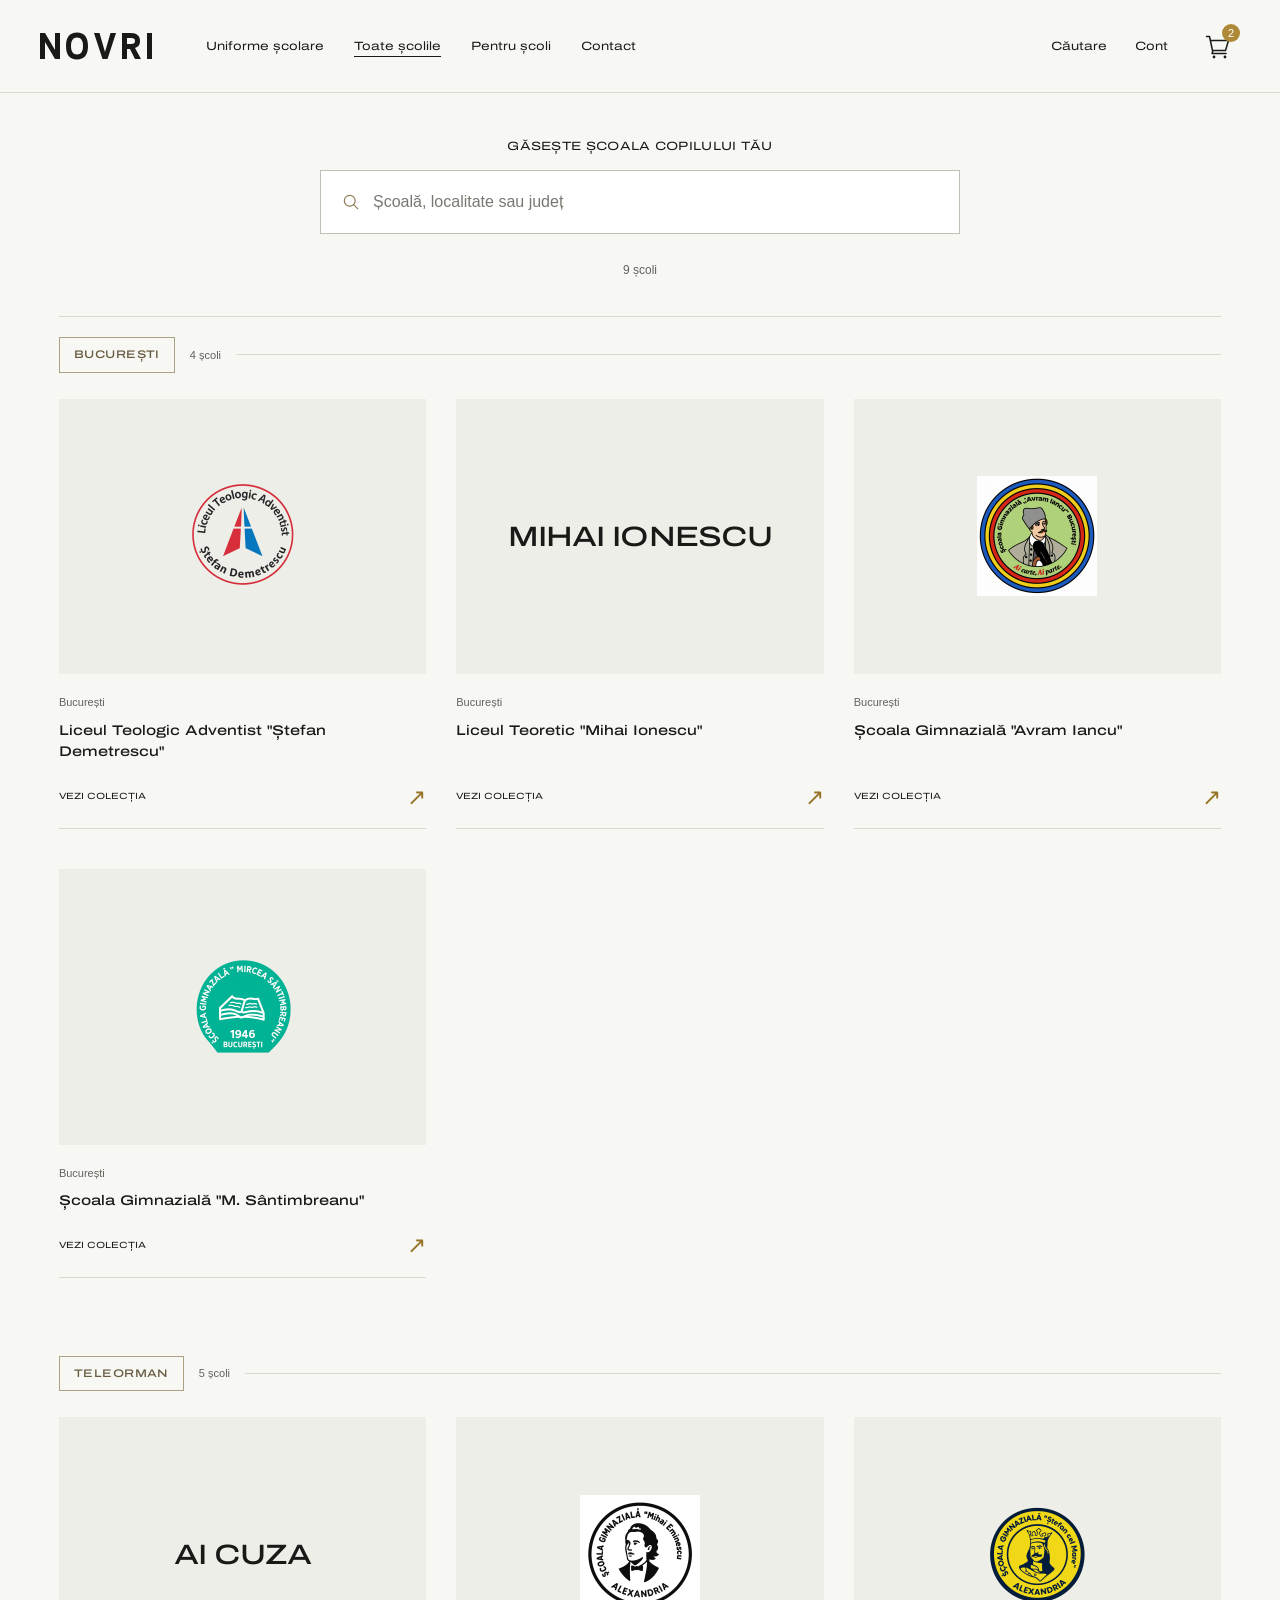
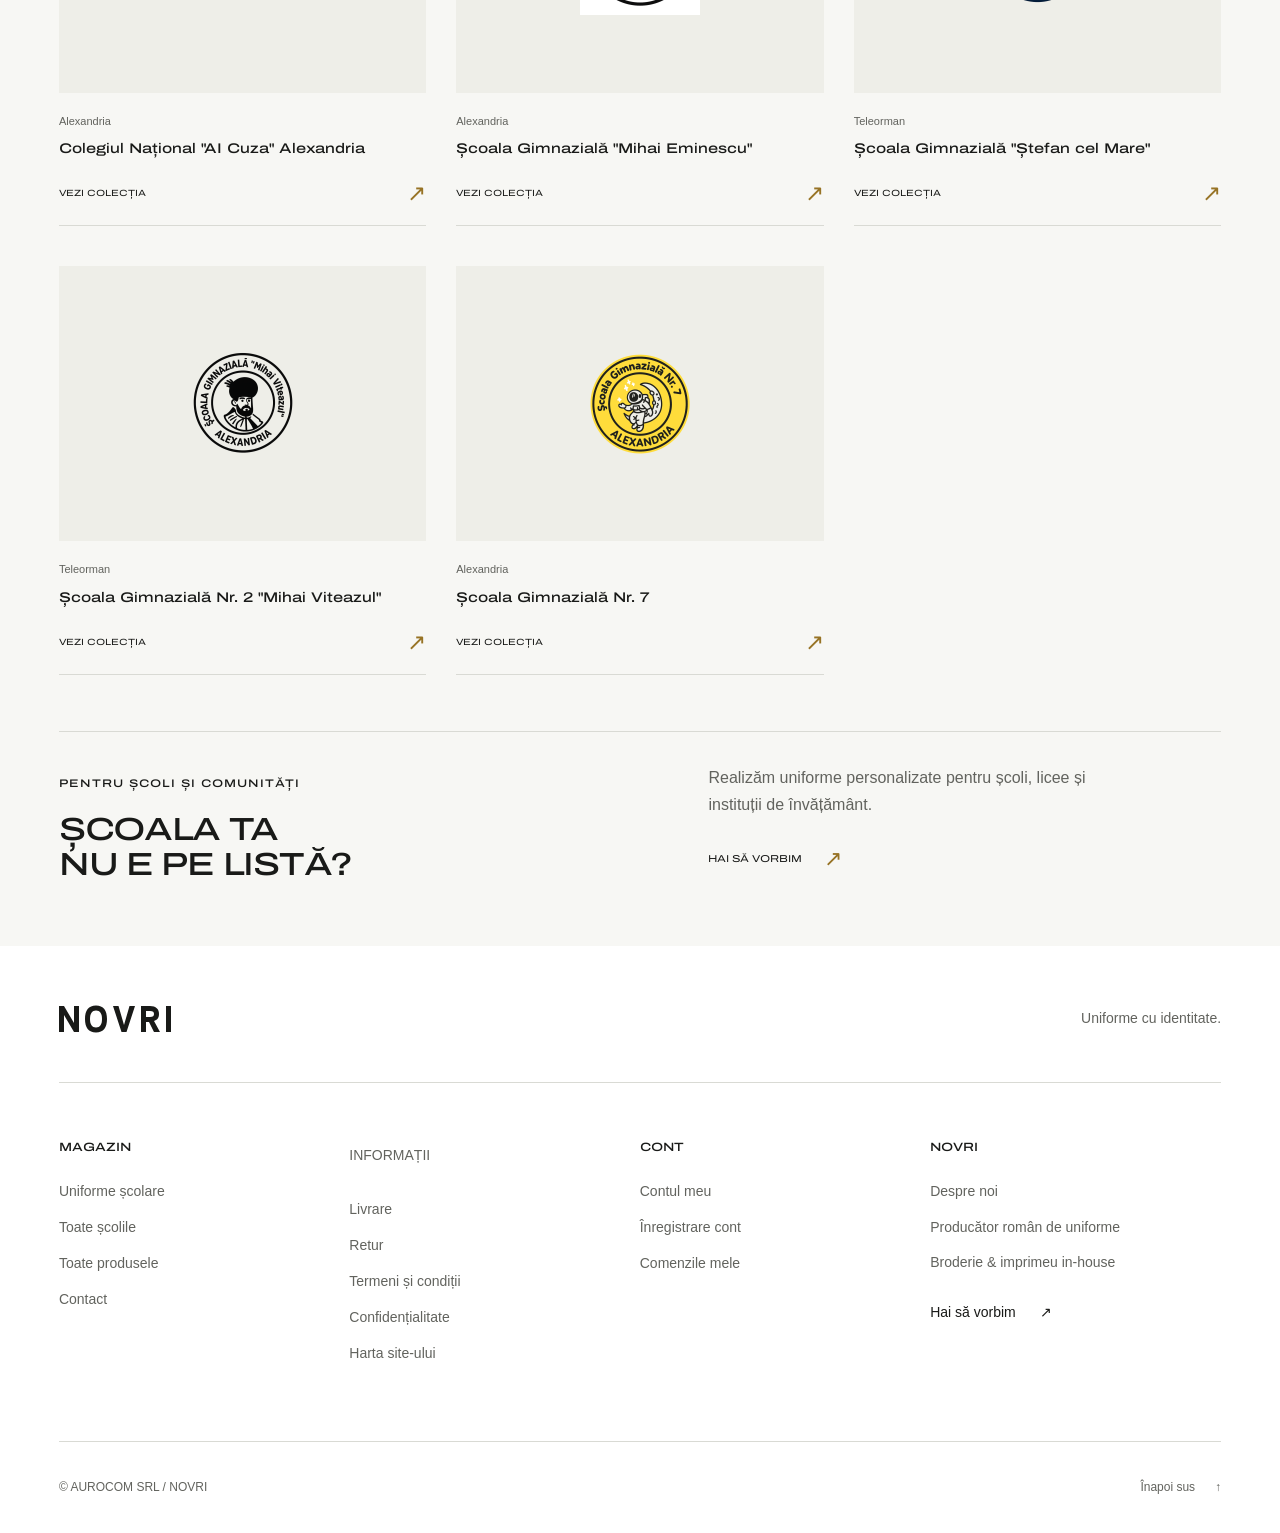
<file: uniforme-scolare-landing/scoli.html>
<!doctype html>
<html lang="ro">
<head>
  <meta charset="utf-8">
  <meta name="viewport" content="width=device-width, initial-scale=1">
  <meta name="robots" content="noindex, nofollow">
  <meta name="theme-color" content="#f7f7f4">
  <meta name="description" content="Alege școala copilului tău. Descoperă școlile NOVRI, grupate pe județe, și colecția de uniforme a fiecăreia.">
  <title>Toate școlile — NOVRI</title>
  <link rel="icon" href="assets/logo.svg" type="image/svg+xml">
  <link rel="preload" href="assets/fonts/archivo-expanded-latin.woff2" as="font" type="font/woff2" crossorigin>
  <link rel="preload" href="assets/fonts/archivo-expanded-latin-ext.woff2" as="font" type="font/woff2" crossorigin>
  <link rel="stylesheet" href="css/styles.css">
  <link rel="stylesheet" href="css/account.css">
  <link rel="stylesheet" href="css/schools.css">
  <script src="js/catalog.js" defer></script>
  <script src="js/cart-state.js" defer></script>
  <script src="js/navigation.js" defer></script>
  <script src="js/account.js" defer></script>
  <script src="js/schools.js" defer></script>
</head>
<!-- Only this standalone document has its default body margin removed.
     For OpenCart, move the wrapper and its stylesheet and script references into the dedicated template. -->
<body style="margin: 0;">
  <div id="school-uniforms-landing" class="school-directory-page">
    <a class="school-skip-link" href="#school-main">Sari la conținut</a>

    <header class="school-header">
      <div class="school-header-inner">
        <a class="school-logo" href="index.html" aria-label="NOVRI — pagina principală">
          <img src="assets/logo.svg" alt="NOVRI" width="112" height="36">
        </a>
        <nav class="school-nav" id="school-menu" aria-label="Navigație principală">
          <a class="school-nav-link" href="index.html#school-main">Uniforme școlare</a>
          <a class="school-nav-link" href="scoli.html" aria-current="page">Toate școlile</a>
          <a class="school-nav-link" href="index.html#school-partners">Pentru școli</a>
          <a class="school-nav-link" href="contact.html">Contact</a>
          <a class="school-nav-link school-mobile-only" href="#" data-school-placeholder>Căutare</a>
          <a class="school-nav-link school-mobile-only" href="#school-account-dialog" data-school-account-open aria-haspopup="dialog" aria-controls="school-account-dialog">Contul meu</a>
        </nav>
        <div class="school-header-actions">
          <!-- Replace placeholder hrefs with the existing OpenCart URLs during integration. -->
          <a class="school-desktop-only" href="#" data-school-placeholder>Căutare</a>
          <a class="school-desktop-only" href="#school-account-dialog" data-school-account-open aria-haspopup="dialog" aria-controls="school-account-dialog">Cont</a>
          <a class="school-cart-link" href="cos.html">
            <span class="school-visually-hidden">Coș de cumpărături, produse: </span>
            <svg class="school-cart-icon" width="28" height="28" viewBox="0 0 28 28" fill="none" aria-hidden="true"><path d="M2.5 4.5h3l3 14h13l3-10H6.5M9 18.5l-1 3h14" stroke="currentColor" stroke-width="1.5" stroke-linecap="round" stroke-linejoin="round"/><circle cx="10" cy="25" r="1.4" fill="currentColor"/><circle cx="21" cy="25" r="1.4" fill="currentColor"/></svg>
            <span class="school-cart-count" id="school-cart-count" data-school-cart-count>0</span>
          </a>
          <button class="school-menu-toggle" type="button" aria-expanded="false" aria-controls="school-menu" aria-label="Deschide meniul" hidden>
            <span class="school-menu-label">Meniu</span>
            <span class="school-menu-icon" aria-hidden="true"><span></span><span></span></span>
          </button>
        </div>
      </div>
    </header>

    <main class="school-container" id="school-main">
      <h1 class="school-visually-hidden" id="school-directory-title">Toate școlile</h1>
      <section class="school-directory-browser" aria-label="Găsește școala copilului tău">
        <div class="school-directory-finder" id="school-directory-controls" hidden>
          <div class="school-directory-toolbar">
            <label class="school-directory-search-label" for="school-directory-search">Găsește școala copilului tău</label>
            <div class="school-directory-search"><svg width="20" height="20" viewBox="0 0 24 24" fill="none" aria-hidden="true"><circle cx="10.5" cy="10.5" r="6.5" stroke="currentColor" stroke-width="1.4"/><path d="m15.5 15.5 5 5" stroke="currentColor" stroke-width="1.4"/></svg><input id="school-directory-search" type="search" placeholder="Școală, localitate sau județ" autocomplete="off" maxlength="120" aria-controls="school-directory-groups"><button class="school-directory-search-clear" id="school-directory-search-clear" type="button" aria-label="Șterge căutarea" hidden>×</button></div>
            <div class="school-directory-toolbar-meta"><p id="school-directory-count" role="status" aria-live="polite" aria-atomic="true"></p><button class="school-directory-reset" id="school-directory-reset" type="button" hidden>Vezi toate școlile <span aria-hidden="true">↗</span></button></div>
          </div>
        </div>
        <div id="school-directory-groups"></div>
        <section class="school-directory-empty" id="school-directory-empty" aria-labelledby="school-directory-empty-title" hidden><p class="school-eyebrow">MAI ÎNCERCĂ O DATĂ</p><h2 id="school-directory-empty-title">Nu am găsit<br>școala căutată.</h2><p>Încearcă un alt nume, o localitate sau vezi din nou toate școlile.</p><button class="school-directory-text-button" id="school-directory-empty-reset" type="button">Vezi toate școlile <span aria-hidden="true">→</span></button></section>
        <noscript><p class="school-noscript">Activează JavaScript pentru lista școlilor sau <a href="https://uniformascoala.ro/index.php?route=product/category&amp;path=62">consultă școlile pe site-ul existent</a>.</p></noscript>
      </section>
      <section class="school-directory-partners" aria-labelledby="school-directory-partners-title"><div><p class="school-eyebrow">PENTRU ȘCOLI ȘI COMUNITĂȚI</p><h2 id="school-directory-partners-title">Școala ta<br>nu e pe listă?</h2></div><div><p>Realizăm uniforme personalizate pentru școli, licee și instituții de învățământ.</p><a class="school-directory-text-link" href="contact.html?subiect=scoala#school-contact-form">Hai să vorbim <span aria-hidden="true">↗</span></a></div></section>
    </main>
    <template id="school-directory-card-template"><li class="school-directory-card"><a class="school-directory-card-link"><div class="school-directory-card-visual" aria-hidden="true"><img class="school-directory-emblem" width="120" height="120" alt="" loading="lazy" decoding="async" hidden><span class="school-directory-lettering"></span></div><div class="school-directory-card-copy"><p class="school-directory-card-location"></p><h3 class="school-directory-card-title"></h3><span class="school-directory-card-cta">Vezi colecția <span aria-hidden="true">↗</span></span></div></a></li></template>

    <!-- Shared account fragment. Included statically in each standalone page. -->
    <dialog class="school-account-dialog" id="school-account-dialog" data-school-account-mode="login" aria-labelledby="school-account-title" aria-describedby="school-account-description school-account-demo-note">
      <button class="school-account-close" type="button" data-school-account-close aria-label="Închide fereastra contului"><svg width="20" height="20" viewBox="0 0 24 24" fill="none" aria-hidden="true"><path d="m6 6 12 12M18 6 6 18" stroke="currentColor" stroke-width="1.5"/></svg></button>
      <div class="school-account-body">
      <p class="school-account-eyebrow">NOVRI / CONTUL TĂU</p>
      <h2 id="school-account-title">Bine ai revenit</h2>
      <p class="school-account-description" id="school-account-description">Intră în cont pentru comenzile și uniformele tale.</p>
      <form class="school-account-form" id="school-account-form" method="dialog" autocomplete="off" novalidate>
        <fieldset class="school-account-group">
          <legend id="school-account-personal-heading" hidden>Detalii personale</legend>
          <div class="school-account-field-grid">
            <div class="school-account-field" data-school-register-field hidden><label for="school-account-firstname">Prenume *</label><input id="school-account-firstname" name="account-firstname" type="text" autocomplete="off" maxlength="32" required disabled></div>
            <div class="school-account-field" data-school-register-field hidden><label for="school-account-lastname">Nume *</label><input id="school-account-lastname" name="account-lastname" type="text" autocomplete="off" maxlength="32" required disabled></div>
            <div class="school-account-field"><label for="school-account-email" id="school-account-email-label">Adresa de e-mail</label><input id="school-account-email" name="account-email" type="email" inputmode="email" autocomplete="off" autocapitalize="none" spellcheck="false" maxlength="160" required></div>
            <div class="school-account-field" data-school-register-field hidden><label for="school-account-phone">Telefon *</label><input id="school-account-phone" name="account-phone" type="tel" autocomplete="off" maxlength="32" required disabled></div>
          </div>
        </fieldset>
        <fieldset class="school-account-group school-account-credentials" id="school-account-credentials">
          <legend id="school-account-password-heading" hidden>Parola ta</legend>
          <div class="school-account-field-grid">
            <div class="school-account-field" id="school-account-password-field"><label for="school-account-password" id="school-account-password-label">Parolă</label><input id="school-account-password" name="account-password" type="password" autocomplete="off" maxlength="160" required></div>
            <div class="school-account-field" data-school-register-field hidden><label for="school-account-password-confirm">Confirmă parola *</label><input id="school-account-password-confirm" name="account-password-confirm" type="password" autocomplete="off" maxlength="160" required disabled></div>
          </div>
        </fieldset>
        <button class="school-account-text-button school-account-forgot" type="button" id="school-account-forgot">Ai uitat parola?</button>
        <fieldset class="school-account-group school-account-newsletter" data-school-register-field hidden>
          <legend>Newsletter</legend>
          <div class="school-account-newsletter-row"><span>Noutăți și colecții NOVRI</span><div class="school-account-radio-options"><label><input type="radio" name="account-newsletter" value="1" disabled> Da</label><label><input type="radio" name="account-newsletter" value="0" checked disabled> Nu</label></div></div>
        </fieldset>
        <div class="school-account-consent" data-school-register-field hidden><label><input id="school-account-privacy" name="account-privacy" type="checkbox" required disabled><span>Am citit și sunt de acord cu <a href="confidentialitate.html" target="_blank" rel="noopener" aria-label="Politica de confidențialitate, se deschide într-o filă nouă">Politica de confidențialitate</a>. *</span></label></div>
        <button class="school-account-submit" type="submit"><span id="school-account-submit-label">Autentificare</span><span aria-hidden="true">→</span></button>
        <button class="school-account-text-button school-account-back" type="button" id="school-account-back" hidden><span aria-hidden="true">←</span> Înapoi la autentificare</button>
        <p class="school-account-status" id="school-account-status" role="status" aria-live="polite" aria-atomic="true" hidden></p>
      </form>
      <div class="school-account-register-prompt" id="school-account-register-prompt"><span>Nu ai încă un cont?</span><button class="school-account-text-button" type="button" id="school-account-register">Înregistrare cont <span aria-hidden="true">↗</span></button></div>
      <p class="school-account-demo-note" id="school-account-demo-note">Demo de design. Folosește date fictive; formularul nu trimite date.</p>
      </div>
    </dialog>

    <footer class="school-footer" id="contact">
      <div class="school-footer-inner school-container">
        <div class="school-footer-top"><a class="school-logo" href="index.html" aria-label="NOVRI — pagina principală"><img src="assets/logo.svg" alt="NOVRI" width="112" height="36" loading="lazy"></a><span class="school-footer-signature">Uniforme cu identitate.</span></div>
        <div class="school-footer-grid">
          <nav class="school-footer-column" aria-labelledby="school-footer-shop"><h2 id="school-footer-shop">Magazin</h2><a href="index.html#school-main">Uniforme școlare</a><a href="scoli.html">Toate școlile</a><a href="index.html#school-collection">Toate produsele</a><a href="contact.html">Contact</a></nav>
          <nav class="school-footer-column" aria-labelledby="school-footer-info"><h2 id="school-footer-info"><a href="informatii.html">Informații</a></h2><a href="livrare.html">Livrare</a><a href="retur.html">Retur</a><a href="termeni-si-conditii.html">Termeni și condiții</a><a href="confidentialitate.html">Confidențialitate</a><a href="harta-site.html">Harta site-ului</a></nav>
          <nav class="school-footer-column" aria-labelledby="school-footer-account"><h2 id="school-footer-account">Cont</h2><a href="#school-account-dialog" data-school-account-open aria-haspopup="dialog" aria-controls="school-account-dialog">Contul meu</a><a href="#school-account-dialog" data-school-account-open="register" aria-haspopup="dialog" aria-controls="school-account-dialog">Înregistrare cont</a><a href="#" data-school-placeholder>Comenzile mele</a></nav>
          <div class="school-footer-column"><h2>NOVRI</h2><a href="despre-noi.html">Despre noi</a><p>Producător român de uniforme</p><p>Broderie &amp; imprimeu in-house</p><a class="school-footer-contact" href="contact.html">Hai să vorbim <span aria-hidden="true">↗</span></a></div>
        </div>
        <div class="school-footer-bottom"><small>© AUROCOM SRL / NOVRI</small><a href="#school-main">Înapoi sus <span aria-hidden="true">↑</span></a></div>
      </div>
    </footer>
  </div>
</body>
</html>
</file>
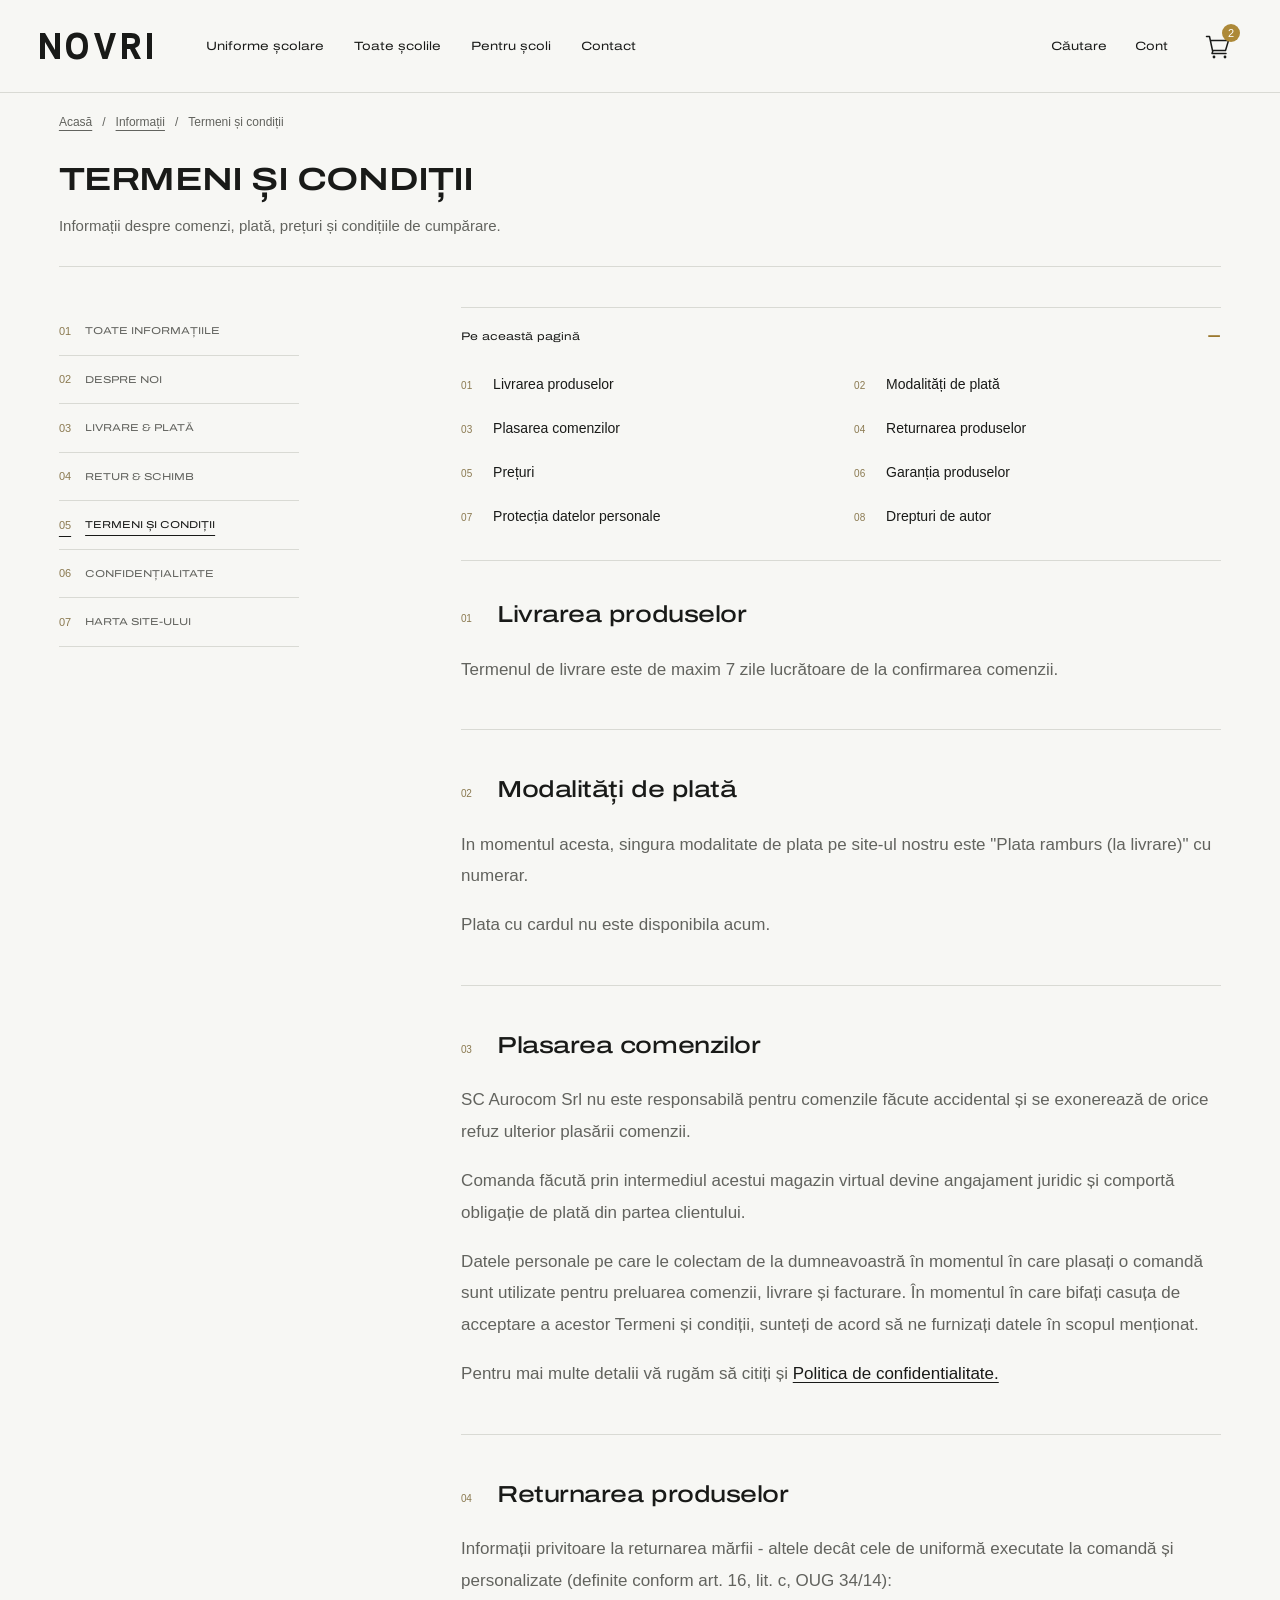
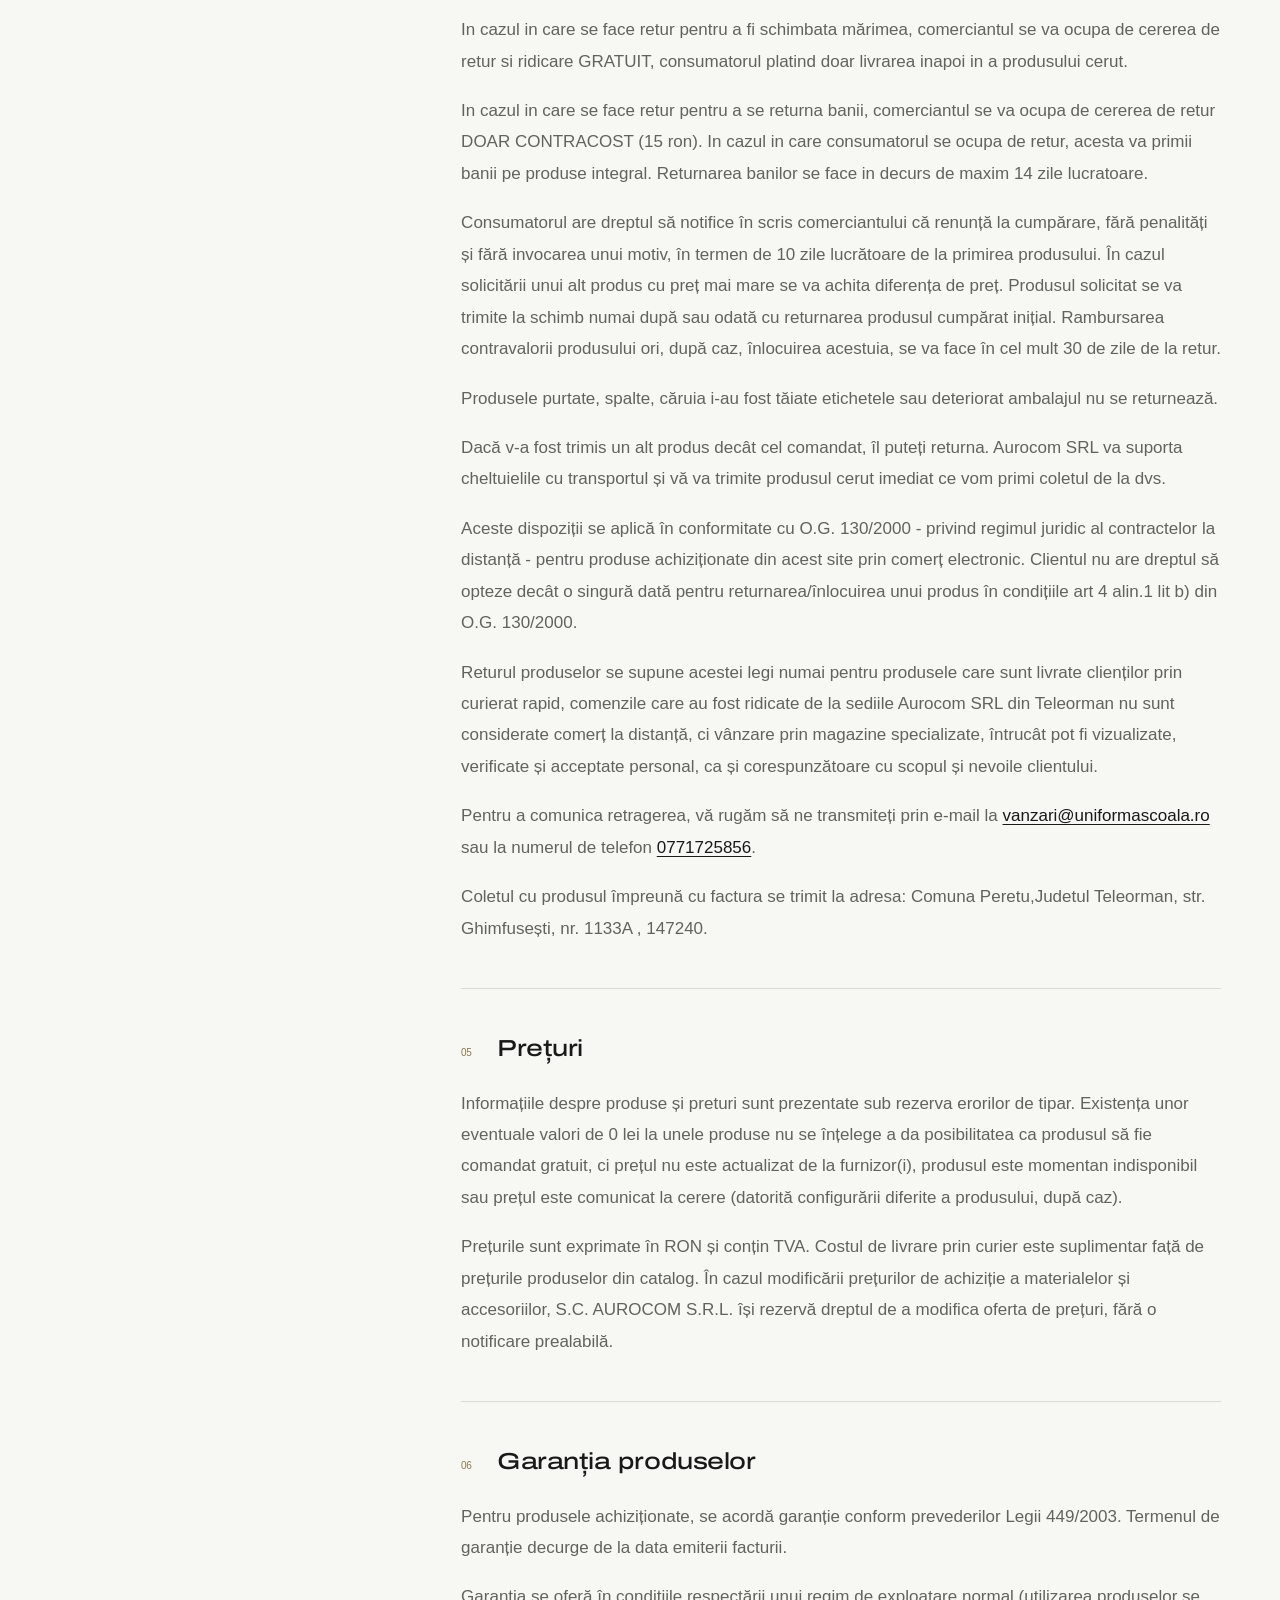
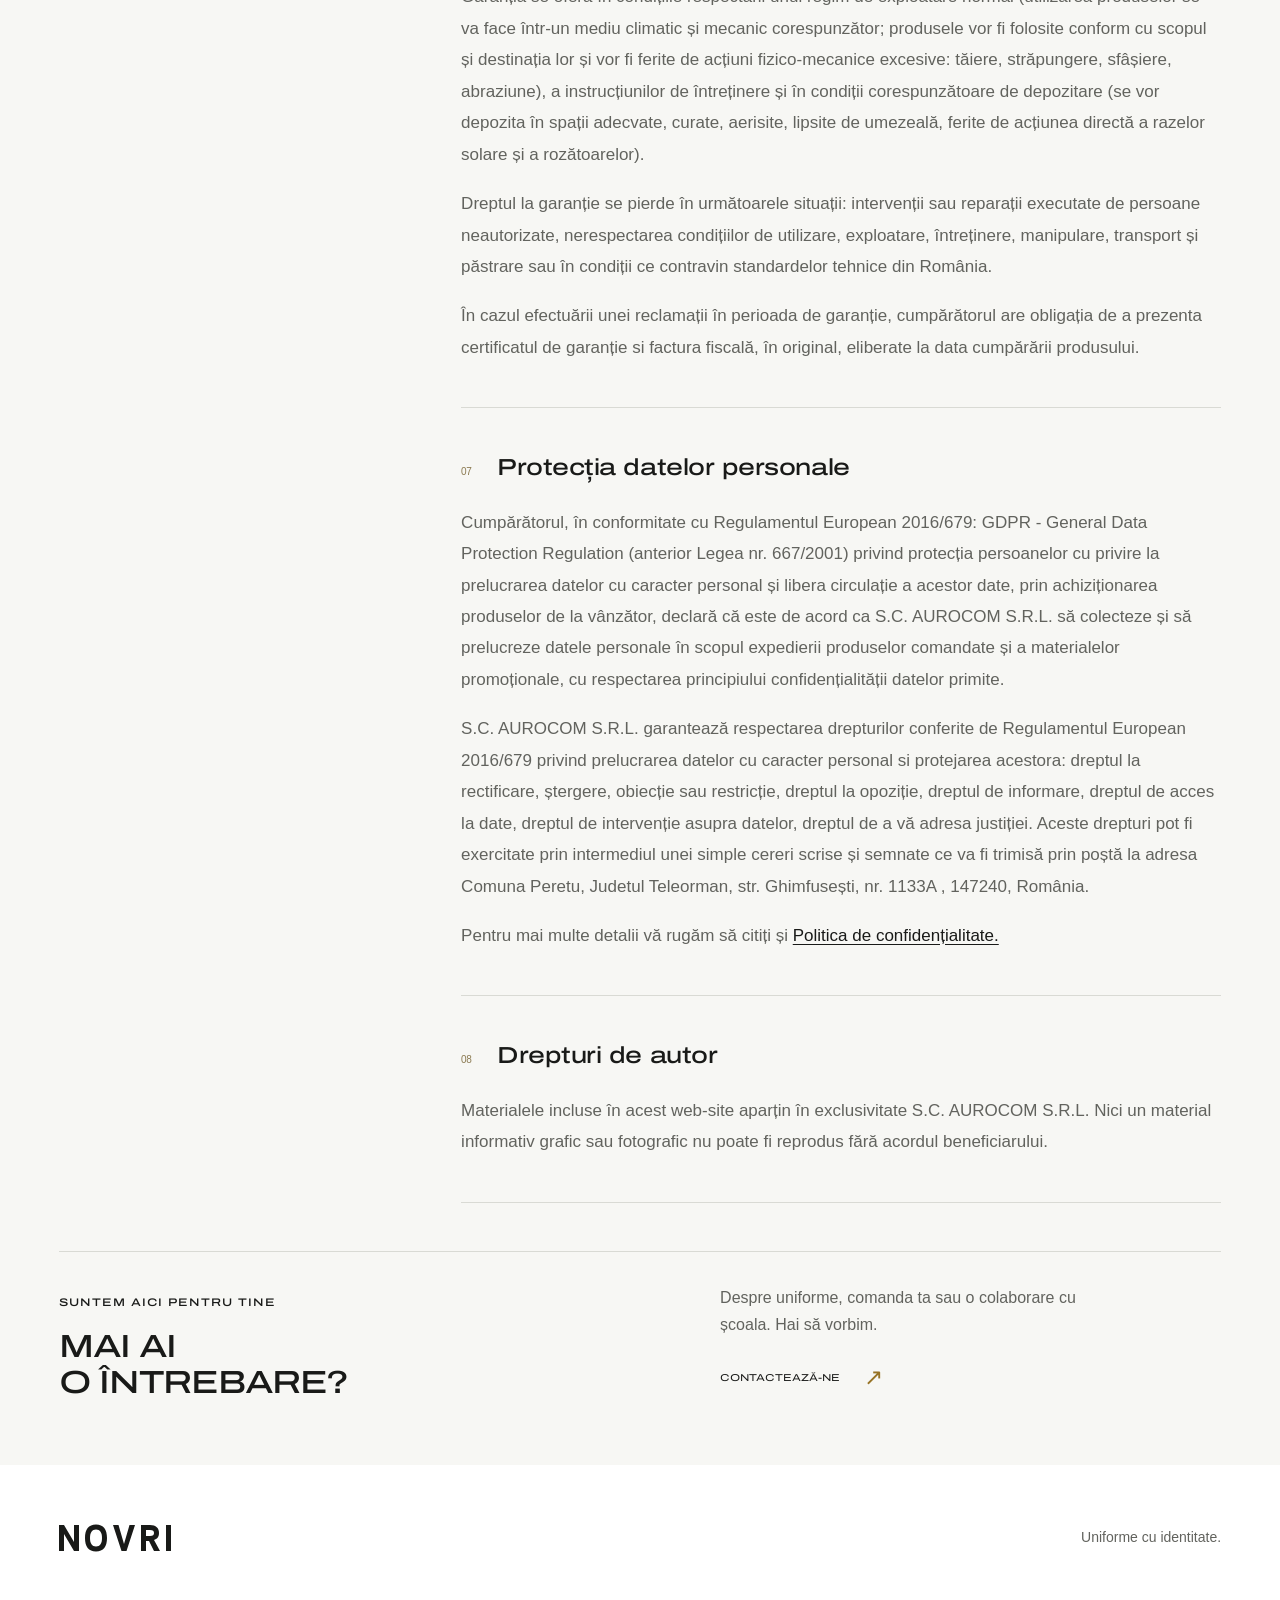
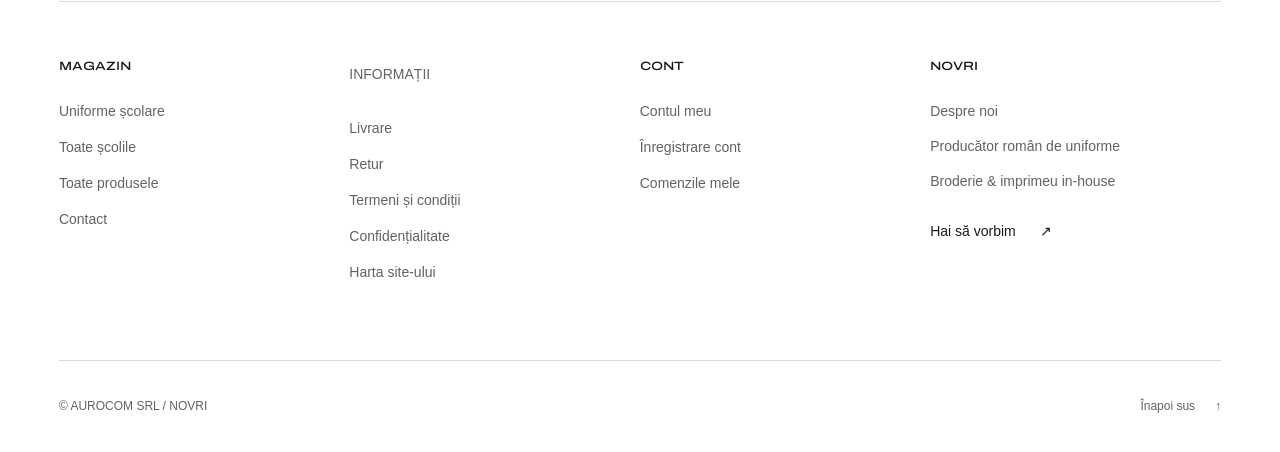
<file: uniforme-scolare-landing/termeni-si-conditii.html>
<!doctype html>
<html lang="ro">
<head>
  <meta charset="utf-8">
  <meta name="viewport" content="width=device-width, initial-scale=1">
  <meta name="robots" content="noindex, nofollow">
  <meta name="theme-color" content="#f7f7f4">
  <meta name="description" content="Informații despre comenzi, plată, prețuri și condițiile de cumpărare.">
  <title>Termeni și condiții — NOVRI</title>
  <link rel="icon" href="assets/logo.svg" type="image/svg+xml">
  <link rel="preload" href="assets/fonts/archivo-expanded-latin.woff2" as="font" type="font/woff2" crossorigin>
  <link rel="preload" href="assets/fonts/archivo-expanded-latin-ext.woff2" as="font" type="font/woff2" crossorigin>
  <link rel="stylesheet" href="css/styles.css">
  <link rel="stylesheet" href="css/account.css">
  <link rel="stylesheet" href="css/information.css">
  <script src="js/catalog.js" defer></script>
  <script src="js/cart-state.js" defer></script>
  <script src="js/navigation.js" defer></script>
  <script src="js/account.js" defer></script>
  <script src="js/information.js" defer></script>
</head>
<!-- Only this standalone document has its default body margin removed.
     For OpenCart, move the wrapper and its stylesheet and script references into the dedicated template. -->
<body style="margin: 0;">
  <div id="school-uniforms-landing" class="school-information-page">
    <a class="school-skip-link" href="#school-main">Sari la conținut</a>

    <header class="school-header">
      <div class="school-header-inner">
        <a class="school-logo" href="index.html" aria-label="NOVRI — pagina principală">
          <img src="assets/logo.svg" alt="NOVRI" width="112" height="36">
        </a>
        <nav class="school-nav" id="school-menu" aria-label="Navigație principală">
          <a class="school-nav-link" href="index.html#school-main">Uniforme școlare</a>
          <a class="school-nav-link" href="scoli.html">Toate școlile</a>
          <a class="school-nav-link" href="index.html#school-partners">Pentru școli</a>
          <a class="school-nav-link" href="contact.html">Contact</a>
          <a class="school-nav-link school-mobile-only" href="#" data-school-placeholder>Căutare</a>
          <a class="school-nav-link school-mobile-only" href="#school-account-dialog" data-school-account-open aria-haspopup="dialog" aria-controls="school-account-dialog">Contul meu</a>
        </nav>
        <div class="school-header-actions">
          <!-- Replace placeholder hrefs with the existing OpenCart URLs during integration. -->
          <a class="school-desktop-only" href="#" data-school-placeholder>Căutare</a>
          <a class="school-desktop-only" href="#school-account-dialog" data-school-account-open aria-haspopup="dialog" aria-controls="school-account-dialog">Cont</a>
          <a class="school-cart-link" href="cos.html">
            <span class="school-visually-hidden">Coș de cumpărături, produse: </span>
            <svg class="school-cart-icon" width="28" height="28" viewBox="0 0 28 28" fill="none" aria-hidden="true"><path d="M2.5 4.5h3l3 14h13l3-10H6.5M9 18.5l-1 3h14" stroke="currentColor" stroke-width="1.5" stroke-linecap="round" stroke-linejoin="round"/><circle cx="10" cy="25" r="1.4" fill="currentColor"/><circle cx="21" cy="25" r="1.4" fill="currentColor"/></svg>
            <span class="school-cart-count" id="school-cart-count" data-school-cart-count>0</span>
          </a>
          <button class="school-menu-toggle" type="button" aria-expanded="false" aria-controls="school-menu" aria-label="Deschide meniul" hidden>
            <span class="school-menu-label">Meniu</span>
            <span class="school-menu-icon" aria-hidden="true"><span></span><span></span></span>
          </button>
        </div>
      </div>
    </header>

    <main class="school-container" id="school-main">
      <nav class="school-info-breadcrumbs" aria-label="Fir de navigare"><a href="index.html">Acasă</a><span aria-hidden="true">/</span><a href="informatii.html">Informații</a><span aria-hidden="true">/</span><span aria-current="page">Termeni și condiții</span></nav>
      <section class="school-info-intro" aria-labelledby="school-info-title">
        <div class="school-info-intro-row"><h1 id="school-info-title">Termeni și condiții</h1><div class="school-info-intro-copy"><p>Informații despre comenzi, plată, prețuri și condițiile de cumpărare.</p></div></div>
      </section>
<div class="school-info-layout"><aside class="school-info-sidebar"><nav class="school-info-navigation" aria-label="Pagini de informații">
<a href="informatii.html"><span aria-hidden="true">01</span>Toate informațiile</a>
<a href="despre-noi.html"><span aria-hidden="true">02</span>Despre noi</a>
<a href="livrare.html"><span aria-hidden="true">03</span>Livrare &amp; plată</a>
<a href="retur.html"><span aria-hidden="true">04</span>Retur &amp; schimb</a>
<a href="termeni-si-conditii.html" aria-current="page"><span aria-hidden="true">05</span>Termeni și condiții</a>
<a href="confidentialitate.html"><span aria-hidden="true">06</span>Confidențialitate</a>
<a href="harta-site.html"><span aria-hidden="true">07</span>Harta site-ului</a>
</nav></aside>
<article class="school-info-article" id="school-info-content" tabindex="-1" aria-label="Termeni și condiții">
<details class="school-info-toc" open><summary>Pe această pagină</summary><nav aria-label="Cuprins"><ol>
<li><a href="#school-info-livrarea" data-school-info-anchor>Livrarea produselor</a></li>
<li><a href="#school-info-plata" data-school-info-anchor>Modalități de plată</a></li>
<li><a href="#school-info-comenzi" data-school-info-anchor>Plasarea comenzilor</a></li>
<li><a href="#school-info-returnarea" data-school-info-anchor>Returnarea produselor</a></li>
<li><a href="#school-info-preturi" data-school-info-anchor>Prețuri</a></li>
<li><a href="#school-info-garantie" data-school-info-anchor>Garanția produselor</a></li>
<li><a href="#school-info-date-personale" data-school-info-anchor>Protecția datelor personale</a></li>
<li><a href="#school-info-drepturi-autor" data-school-info-anchor>Drepturi de autor</a></li>
</ol></nav></details>
<section class="school-info-section" id="school-info-livrarea" tabindex="-1" aria-labelledby="school-info-livrarea-title">
<h2 id="school-info-livrarea-title"><span aria-hidden="true">01</span>Livrarea produselor</h2>
<div class="school-info-prose">
<p>Termenul de livrare este de maxim 7 zile lucrătoare de la confirmarea comenzii.</p>
</div>
</section>
<section class="school-info-section" id="school-info-plata" tabindex="-1" aria-labelledby="school-info-plata-title">
<h2 id="school-info-plata-title"><span aria-hidden="true">02</span>Modalități de plată</h2>
<div class="school-info-prose">
<p>In momentul acesta, singura modalitate de plata pe site-ul nostru este &quot;Plata ramburs (la livrare)&quot; cu numerar.</p>
<p>Plata cu cardul nu este disponibila acum.</p>
</div>
</section>
<section class="school-info-section" id="school-info-comenzi" tabindex="-1" aria-labelledby="school-info-comenzi-title">
<h2 id="school-info-comenzi-title"><span aria-hidden="true">03</span>Plasarea comenzilor</h2>
<div class="school-info-prose">
<p>SC Aurocom Srl nu este responsabilă pentru comenzile făcute accidental și se exonerează de orice refuz ulterior plasării comenzii.</p>
<p>Comanda făcută prin intermediul acestui magazin virtual devine angajament juridic și comportă obligație de plată din partea clientului.</p>
<p>Datele personale pe care le colectam de la dumneavoastră în momentul în care plasați o comandă sunt utilizate pentru preluarea comenzii, livrare și facturare. În momentul în care bifați casuța de acceptare a acestor Termeni și condiții, sunteți de acord să ne furnizați datele în scopul menționat.</p>
<p>Pentru mai multe detalii vă rugăm să citiți și <a href="confidentialitate.html">Politica de confidentialitate.</a></p>
</div>
</section>
<section class="school-info-section" id="school-info-returnarea" tabindex="-1" aria-labelledby="school-info-returnarea-title">
<h2 id="school-info-returnarea-title"><span aria-hidden="true">04</span>Returnarea produselor</h2>
<div class="school-info-prose">
<p>Informații privitoare la returnarea mărfii - altele decât cele de uniformă executate la comandă și personalizate (definite conform art. 16, lit. c, OUG 34/14):</p>
<p>In cazul in care se face retur pentru a fi schimbata mărimea, comerciantul se va ocupa de cererea de retur si ridicare GRATUIT, consumatorul platind doar livrarea inapoi in a produsului cerut.</p>
<p>In cazul in care se face retur pentru a se returna banii, comerciantul se va ocupa de cererea de retur DOAR CONTRACOST (15 ron). In cazul in care consumatorul se ocupa de retur, acesta va primii banii pe produse integral. Returnarea banilor se face in decurs de maxim 14 zile lucratoare.</p>
<p>Consumatorul are dreptul să notifice în scris comerciantului că renunță la cumpărare, fără penalități și fără invocarea unui motiv, în termen de 10 zile lucrătoare de la primirea produsului. În cazul solicitării unui alt produs cu preț mai mare se va achita diferența de preț. Produsul solicitat se va trimite la schimb numai după sau odată cu returnarea produsul cumpărat inițial. Rambursarea contravalorii produsului ori, după caz, înlocuirea acestuia, se va face în cel mult 30 de zile de la retur.</p>
<p>Produsele purtate, spalte, căruia i-au fost tăiate etichetele sau deteriorat ambalajul nu se returnează.</p>
<p>Dacă v-a fost trimis un alt produs decât cel comandat, îl puteți returna. Aurocom SRL va suporta cheltuielile cu transportul și vă va trimite produsul cerut imediat ce vom primi coletul de la dvs.</p>
<p>Aceste dispoziții se aplică în conformitate cu O.G. 130/2000 - privind regimul juridic al contractelor la distanță - pentru produse achiziționate din acest site prin comerț electronic. Clientul nu are dreptul să opteze decât o singură dată pentru returnarea/înlocuirea unui produs în condițiile art 4 alin.1 lit b) din O.G. 130/2000.</p>
<p>Returul produselor se supune acestei legi numai pentru produsele care sunt livrate clienților prin curierat rapid, comenzile care au fost ridicate de la sediile Aurocom SRL din Teleorman nu sunt considerate comerț la distanță, ci vânzare prin magazine specializate, întrucât pot fi vizualizate, verificate și acceptate personal, ca și corespunzătoare cu scopul și nevoile clientului.</p>
<p>Pentru a comunica retragerea, vă rugăm să ne transmiteți prin e-mail la <a href="mailto:vanzari@uniformascoala.ro">vanzari@uniformascoala.ro</a> sau la numerul de telefon <a href="tel:+40771725856">0771725856</a>.</p>
<p>Coletul cu produsul împreună cu factura se trimit la adresa: Comuna Peretu,Judetul Teleorman, str. Ghimfusești, nr. 1133A , 147240.</p>
</div>
</section>
<section class="school-info-section" id="school-info-preturi" tabindex="-1" aria-labelledby="school-info-preturi-title">
<h2 id="school-info-preturi-title"><span aria-hidden="true">05</span>Prețuri</h2>
<div class="school-info-prose">
<p>Informațiile despre produse și preturi sunt prezentate sub rezerva erorilor de tipar. Existența unor eventuale valori de 0 lei la unele produse nu se înțelege a da posibilitatea ca produsul să fie comandat gratuit, ci prețul nu este actualizat de la furnizor(i), produsul este momentan indisponibil sau prețul este comunicat la cerere (datorită configurării diferite a produsului, după caz).</p>
<p>Prețurile sunt exprimate în RON și conțin TVA. Costul de livrare prin curier este suplimentar față de prețurile produselor din catalog. În cazul modificării prețurilor de achiziție a materialelor și accesoriilor, S.C. AUROCOM S.R.L. își rezervă dreptul de a modifica oferta de prețuri, fără o notificare prealabilă.</p>
</div>
</section>
<section class="school-info-section" id="school-info-garantie" tabindex="-1" aria-labelledby="school-info-garantie-title">
<h2 id="school-info-garantie-title"><span aria-hidden="true">06</span>Garanția produselor</h2>
<div class="school-info-prose">
<p>Pentru produsele achiziționate, se acordă garanție conform prevederilor Legii 449/2003. Termenul de garanție decurge de la data emiterii facturii.</p>
<p>Garanția se oferă în condițiile respectării unui regim de exploatare normal (utilizarea produselor se va face într-un mediu climatic și mecanic corespunzător; produsele vor fi folosite conform cu scopul și destinația lor și vor fi ferite de acțiuni fizico-mecanice excesive: tăiere, străpungere, sfâșiere, abraziune), a instrucțiunilor de întreținere și în condiții corespunzătoare de depozitare (se vor depozita în spații adecvate, curate, aerisite, lipsite de umezeală, ferite de acțiunea directă a razelor solare și a rozătoarelor).</p>
<p>Dreptul la garanție se pierde în următoarele situații: intervenții sau reparații executate de persoane neautorizate, nerespectarea condițiilor de utilizare, exploatare, întreținere, manipulare, transport și păstrare sau în condiții ce contravin standardelor tehnice din România.</p>
<p>În cazul efectuării unei reclamații în perioada de garanție, cumpărătorul are obligația de a prezenta certificatul de garanție si factura fiscală, în original, eliberate la data cumpărării produsului.</p>
</div>
</section>
<section class="school-info-section" id="school-info-date-personale" tabindex="-1" aria-labelledby="school-info-date-personale-title">
<h2 id="school-info-date-personale-title"><span aria-hidden="true">07</span>Protecția datelor personale</h2>
<div class="school-info-prose">
<p>Cumpărătorul, în conformitate cu Regulamentul European 2016/679: GDPR - General Data Protection Regulation (anterior Legea nr. 667/2001) privind protecția persoanelor cu privire la prelucrarea datelor cu caracter personal și libera circulație a acestor date, prin achiziționarea produselor de la vânzător, declară că este de acord ca S.C. AUROCOM S.R.L. să colecteze și să prelucreze datele personale în scopul expedierii produselor comandate și a materialelor promoționale, cu respectarea principiului confidențialității datelor primite.</p>
<p>S.C. AUROCOM S.R.L. garantează respectarea drepturilor conferite de Regulamentul European 2016/679 privind prelucrarea datelor cu caracter personal si protejarea acestora: dreptul la rectificare, ștergere, obiecție sau restricție, dreptul la opoziție, dreptul de informare, dreptul de acces la date, dreptul de intervenție asupra datelor, dreptul de a vă adresa justiției. Aceste drepturi pot fi exercitate prin intermediul unei simple cereri scrise și semnate ce va fi trimisă prin poștă la adresa Comuna Peretu, Judetul Teleorman, str. Ghimfusești, nr. 1133A , 147240, România.</p>
<p>Pentru mai multe detalii vă rugăm să citiți și <a href="confidentialitate.html">Politica de confidențialitate.</a></p>
</div>
</section>
<section class="school-info-section" id="school-info-drepturi-autor" tabindex="-1" aria-labelledby="school-info-drepturi-autor-title">
<h2 id="school-info-drepturi-autor-title"><span aria-hidden="true">08</span>Drepturi de autor</h2>
<div class="school-info-prose">
<p>Materialele incluse în acest web-site aparțin în exclusivitate S.C. AUROCOM S.R.L. Nici un material informativ grafic sau fotografic nu poate fi reprodus fără acordul beneficiarului.</p>
</div>
</section>
</article></div>
      <section class="school-info-help" aria-labelledby="school-info-help-title"><div><p class="school-eyebrow">SUNTEM AICI PENTRU TINE</p><h2 id="school-info-help-title">Mai ai<br>o întrebare?</h2></div><div class="school-info-help-copy"><p>Despre uniforme, comanda ta sau o colaborare cu școala. Hai să vorbim.</p><a class="school-info-text-link" href="contact.html">Contactează-ne <span aria-hidden="true">↗</span></a></div></section>
    </main>

    <!-- Shared account fragment. Included statically in each standalone page. -->
    <dialog class="school-account-dialog" id="school-account-dialog" data-school-account-mode="login" aria-labelledby="school-account-title" aria-describedby="school-account-description school-account-demo-note">
      <button class="school-account-close" type="button" data-school-account-close aria-label="Închide fereastra contului"><svg width="20" height="20" viewBox="0 0 24 24" fill="none" aria-hidden="true"><path d="m6 6 12 12M18 6 6 18" stroke="currentColor" stroke-width="1.5"/></svg></button>
      <div class="school-account-body">
      <p class="school-account-eyebrow">NOVRI / CONTUL TĂU</p>
      <h2 id="school-account-title">Bine ai revenit</h2>
      <p class="school-account-description" id="school-account-description">Intră în cont pentru comenzile și uniformele tale.</p>
      <form class="school-account-form" id="school-account-form" method="dialog" autocomplete="off" novalidate>
        <fieldset class="school-account-group">
          <legend id="school-account-personal-heading" hidden>Detalii personale</legend>
          <div class="school-account-field-grid">
            <div class="school-account-field" data-school-register-field hidden><label for="school-account-firstname">Prenume *</label><input id="school-account-firstname" name="account-firstname" type="text" autocomplete="off" maxlength="32" required disabled></div>
            <div class="school-account-field" data-school-register-field hidden><label for="school-account-lastname">Nume *</label><input id="school-account-lastname" name="account-lastname" type="text" autocomplete="off" maxlength="32" required disabled></div>
            <div class="school-account-field"><label for="school-account-email" id="school-account-email-label">Adresa de e-mail</label><input id="school-account-email" name="account-email" type="email" inputmode="email" autocomplete="off" autocapitalize="none" spellcheck="false" maxlength="160" required></div>
            <div class="school-account-field" data-school-register-field hidden><label for="school-account-phone">Telefon *</label><input id="school-account-phone" name="account-phone" type="tel" autocomplete="off" maxlength="32" required disabled></div>
          </div>
        </fieldset>
        <fieldset class="school-account-group school-account-credentials" id="school-account-credentials">
          <legend id="school-account-password-heading" hidden>Parola ta</legend>
          <div class="school-account-field-grid">
            <div class="school-account-field" id="school-account-password-field"><label for="school-account-password" id="school-account-password-label">Parolă</label><input id="school-account-password" name="account-password" type="password" autocomplete="off" maxlength="160" required></div>
            <div class="school-account-field" data-school-register-field hidden><label for="school-account-password-confirm">Confirmă parola *</label><input id="school-account-password-confirm" name="account-password-confirm" type="password" autocomplete="off" maxlength="160" required disabled></div>
          </div>
        </fieldset>
        <button class="school-account-text-button school-account-forgot" type="button" id="school-account-forgot">Ai uitat parola?</button>
        <fieldset class="school-account-group school-account-newsletter" data-school-register-field hidden>
          <legend>Newsletter</legend>
          <div class="school-account-newsletter-row"><span>Noutăți și colecții NOVRI</span><div class="school-account-radio-options"><label><input type="radio" name="account-newsletter" value="1" disabled> Da</label><label><input type="radio" name="account-newsletter" value="0" checked disabled> Nu</label></div></div>
        </fieldset>
        <div class="school-account-consent" data-school-register-field hidden><label><input id="school-account-privacy" name="account-privacy" type="checkbox" required disabled><span>Am citit și sunt de acord cu <a href="confidentialitate.html" target="_blank" rel="noopener" aria-label="Politica de confidențialitate, se deschide într-o filă nouă">Politica de confidențialitate</a>. *</span></label></div>
        <button class="school-account-submit" type="submit"><span id="school-account-submit-label">Autentificare</span><span aria-hidden="true">→</span></button>
        <button class="school-account-text-button school-account-back" type="button" id="school-account-back" hidden><span aria-hidden="true">←</span> Înapoi la autentificare</button>
        <p class="school-account-status" id="school-account-status" role="status" aria-live="polite" aria-atomic="true" hidden></p>
      </form>
      <div class="school-account-register-prompt" id="school-account-register-prompt"><span>Nu ai încă un cont?</span><button class="school-account-text-button" type="button" id="school-account-register">Înregistrare cont <span aria-hidden="true">↗</span></button></div>
      <p class="school-account-demo-note" id="school-account-demo-note">Demo de design. Folosește date fictive; formularul nu trimite date.</p>
      </div>
    </dialog>

    <footer class="school-footer" id="contact">
      <div class="school-footer-inner school-container">
        <div class="school-footer-top"><a class="school-logo" href="index.html" aria-label="NOVRI — pagina principală"><img src="assets/logo.svg" alt="NOVRI" width="112" height="36" loading="lazy"></a><span class="school-footer-signature">Uniforme cu identitate.</span></div>
        <div class="school-footer-grid">
          <nav class="school-footer-column" aria-labelledby="school-footer-shop"><h2 id="school-footer-shop">Magazin</h2><a href="index.html#school-main">Uniforme școlare</a><a href="scoli.html">Toate școlile</a><a href="index.html#school-collection">Toate produsele</a><a href="contact.html">Contact</a></nav>
          <nav class="school-footer-column" aria-labelledby="school-footer-info"><h2 id="school-footer-info"><a href="informatii.html">Informații</a></h2><a href="livrare.html">Livrare</a><a href="retur.html">Retur</a><a href="termeni-si-conditii.html">Termeni și condiții</a><a href="confidentialitate.html">Confidențialitate</a><a href="harta-site.html">Harta site-ului</a></nav>
          <nav class="school-footer-column" aria-labelledby="school-footer-account"><h2 id="school-footer-account">Cont</h2><a href="#school-account-dialog" data-school-account-open aria-haspopup="dialog" aria-controls="school-account-dialog">Contul meu</a><a href="#school-account-dialog" data-school-account-open="register" aria-haspopup="dialog" aria-controls="school-account-dialog">Înregistrare cont</a><a href="#" data-school-placeholder>Comenzile mele</a></nav>
          <div class="school-footer-column"><h2>NOVRI</h2><a href="despre-noi.html">Despre noi</a><p>Producător român de uniforme</p><p>Broderie &amp; imprimeu in-house</p><a class="school-footer-contact" href="contact.html">Hai să vorbim <span aria-hidden="true">↗</span></a></div>
        </div>
        <div class="school-footer-bottom"><small>© AUROCOM SRL / NOVRI</small><a href="#school-main">Înapoi sus <span aria-hidden="true">↑</span></a></div>
      </div>
    </footer>
  </div>
</body>
</html>
</file>
<file: uniforme-scolare-landing/css/styles.css>
/* Local, open-source Archivo. The family name is isolated from the host theme. */
@font-face {
  font-family: "School Archivo";
  font-style: normal;
  font-weight: 100 900;
  font-stretch: 125%;
  font-display: swap;
  src: url("../assets/fonts/archivo-expanded-latin-ext.woff2") format("woff2");
  unicode-range: U+0100-02BA,U+02BD-02C5,U+02C7-02CC,U+02CE-02D7,U+02DD-02FF,U+0304,U+0308,U+0329,U+1D00-1DBF,U+1E00-1E9F,U+1EF2-1EFF,U+2020,U+20A0-20AB,U+20AD-20C0,U+2113,U+2C60-2C7F,U+A720-A7FF;
}
@font-face {
  font-family: "School Archivo";
  font-style: normal;
  font-weight: 100 900;
  font-stretch: 125%;
  font-display: swap;
  src: url("../assets/fonts/archivo-expanded-latin.woff2") format("woff2");
  unicode-range: U+0000-00FF,U+0131,U+0152-0153,U+02BB-02BC,U+02C6,U+02DA,U+02DC,U+0304,U+0308,U+0329,U+2000-206F,U+20AC,U+2122,U+2191,U+2193,U+2212,U+2215,U+FEFF,U+FFFD;
}

/* All document styles are scoped. No Journal selectors, global resets or !important. */
#school-uniforms-landing {
  --school-paper: #f7f7f4;
  --school-white: #fff;
  --school-ink: #191a18;
  --school-muted: #62635e;
  --school-line: #d9dad4;
  --school-gutter: 20px;
  --school-font: "School Archivo", Arial, sans-serif;
  --school-page-title-size: clamp(1.375rem, 2.6vw, 2rem);
  background: var(--school-paper);
  color: var(--school-ink);
  font-family: var(--school-font);
  font-stretch: 125%;
  font-size: 16px;
  font-weight: 400;
  line-height: 1.55;
  text-align: left;
  -webkit-font-smoothing: antialiased;
  isolation: isolate;
}
#school-uniforms-landing *,
#school-uniforms-landing *::before,
#school-uniforms-landing *::after { box-sizing: border-box; }
#school-uniforms-landing :where(h1,h2,h3,p,ul,figure) { margin: 0; padding: 0; }
#school-uniforms-landing :where(h1,h2,h3) { color: inherit; font-family: inherit; font-style: normal; }
#school-uniforms-landing :where(a) { color: inherit; text-decoration: none; }
#school-uniforms-landing :where(img) { display: block; max-width: 100%; }
#school-uniforms-landing :where(button,input) { color: inherit; font: inherit; font-stretch: inherit; border-radius: 0; }
#school-uniforms-landing :where(button) { margin: 0; cursor: pointer; }
#school-uniforms-landing :where(button:disabled) { cursor: default; }
#school-uniforms-landing :where(a,button,input,[tabindex]):focus-visible { outline: 2px solid currentColor; outline-offset: 5px; }
#school-uniforms-landing :where(section,main,footer) { scroll-margin-top: 24px; }
#school-uniforms-landing ::selection { color: #fff; background: #343932; }
#school-uniforms-landing .school-container { width: min(100% - var(--school-gutter) * 2, 1320px); margin-inline: auto; }
#school-uniforms-landing .school-visually-hidden { position: absolute; width: 1px; height: 1px; padding: 0; overflow: hidden; clip-path: inset(50%); white-space: nowrap; border: 0; }
#school-uniforms-landing .school-skip-link { position: absolute; top: 10px; left: 10px; z-index: 20; padding: 12px 18px; background: #fff; transform: translateY(-160%); }
#school-uniforms-landing .school-skip-link:focus { transform: translateY(0); }

/* Header: small wordmark, restrained navigation, generous breathing room. */
#school-uniforms-landing .school-header { position: relative; z-index: 5; background: #deddd9; }
#school-uniforms-landing .school-header-inner { display: flex; align-items: center; flex-wrap: wrap; gap: 20px; min-height: 82px; padding: 20px var(--school-gutter); }
#school-uniforms-landing .school-logo { display: inline-flex; flex: 0 0 auto; }
#school-uniforms-landing .school-logo img { width: 93px; height: auto; }
#school-uniforms-landing .school-header-actions { display: flex; align-items: center; gap: 22px; margin-left: auto; font-size: 12px; }
#school-uniforms-landing .school-header-actions a { display: inline-flex; align-items: center; gap: 5px; min-height: 44px; }
#school-uniforms-landing .school-cart-link { position: relative; justify-content: center; width: 44px; }
#school-uniforms-landing .school-cart-icon { flex-shrink: 0; }
#school-uniforms-landing .school-cart-count { position: absolute; top: 0; right: 0; display: grid; place-items: center; min-width: 18px; height: 18px; padding-inline: 4px; border-radius: 50%; background: #ad8938; color: #fff; font-family: Arial, sans-serif; font-size: 11px; line-height: 1; font-variant-numeric: tabular-nums; }
#school-uniforms-landing .school-nav { order: 3; display: flex; flex-direction: column; flex-basis: 100%; font-size: 14px; }
#school-uniforms-landing .school-nav-link { padding-block: 13px; }
#school-uniforms-landing.school-ready .school-nav { position: absolute; inset: 100% 0 auto; padding: 20px var(--school-gutter) 28px; background: var(--school-paper); border-bottom: 1px solid var(--school-line); }
#school-uniforms-landing .school-header-actions .school-desktop-only { display: none; }
#school-uniforms-landing .school-menu-toggle { display: flex; align-items: center; justify-content: center; gap: 8px; min-height: 44px; padding: 0; border: 0; background: transparent; font-size: 12px; }
#school-uniforms-landing .school-menu-icon { display: grid; align-content: center; gap: 5px; width: 18px; height: 18px; }
#school-uniforms-landing .school-menu-icon span { width: 18px; height: 1px; background: currentColor; transition: transform 200ms ease; }
#school-uniforms-landing .school-menu-toggle[aria-expanded="true"] .school-menu-icon span:first-child { transform: translateY(3px) rotate(45deg); }
#school-uniforms-landing .school-menu-toggle[aria-expanded="true"] .school-menu-icon span:last-child { transform: translateY(-3px) rotate(-45deg); }

/* Opening campaign: split composition inspired by the supplied Milano screenshot. */
#school-uniforms-landing .school-campaign { position: relative; display: grid; grid-template-columns: minmax(0,1fr); background: #deddd9; }
#school-uniforms-landing .school-campaign-copy { padding: 36px var(--school-gutter) 46px; }
#school-uniforms-landing .school-campaign-eyebrow { margin-bottom: 24px; font-size: 9px; letter-spacing: .035em; }
#school-uniforms-landing .school-campaign-title { font-size: clamp(1.875rem, 8.6vw, 4rem); font-weight: 700; line-height: 1.08; letter-spacing: -.045em; text-transform: uppercase; }
#school-uniforms-landing .school-campaign-title span { display: block; }
#school-uniforms-landing .school-campaign-light { color: #fff; }
#school-uniforms-landing .school-campaign-cta { display: inline-flex; align-items: center; gap: 12px; min-height: 44px; margin-top: 28px; font-size: 10px; font-weight: 500; text-transform: uppercase; }
#school-uniforms-landing .school-campaign-cta span { color: #977325; font-family: Arial, sans-serif; font-size: 24px; }
#school-uniforms-landing .school-campaign-image { min-width: 0; aspect-ratio: 1.15; overflow: hidden; }
#school-uniforms-landing .school-campaign-image img { width: 100%; height: 100%; object-fit: cover; object-position: center 30%; }
#school-uniforms-landing .school-campaign-accent { position: absolute; right: 20px; bottom: -20px; width: 48px; height: 48px; background: #c4b58d; }
@media (min-width: 768px) {
  #school-uniforms-landing .school-campaign { grid-template-columns: 60% 40%; min-height: 520px; }
  #school-uniforms-landing .school-campaign-copy { align-self: center; padding: 60px 28px 70px 8vw; }
  #school-uniforms-landing .school-campaign-title { font-size: 4.35vw; }
  #school-uniforms-landing .school-campaign-image { aspect-ratio: auto; }
  #school-uniforms-landing .school-campaign-image img { position: absolute; width: 40%; object-position: center 25%; }
  #school-uniforms-landing .school-campaign-accent { right: calc(40% - 30px); width: 60px; height: 60px; bottom: -30px; }
}
@media (min-width: 1024px) {
  #school-uniforms-landing { position: relative; }
  #school-uniforms-landing .school-header { position: absolute; inset: 0 0 auto; background: transparent; }
  #school-uniforms-landing.school-ready .school-nav { background: transparent; }
  #school-uniforms-landing .school-campaign { min-height: clamp(620px, 39vw, 820px); }
  #school-uniforms-landing .school-campaign-image { background: #e4e3df; }
  #school-uniforms-landing .school-campaign-image img { top: 92px; height: calc(100% - 92px); object-position: center 16%; }
  #school-uniforms-landing .school-campaign-copy { padding: 140px 32px 100px 12vw; }
  #school-uniforms-landing .school-campaign-title { font-size: clamp(2.5rem, 4.05vw, 5.5rem); }
  #school-uniforms-landing .school-campaign-eyebrow { margin-bottom: 28px; font-size: 10px; }
  #school-uniforms-landing .school-campaign-cta { margin-top: 42px; font-size: 11px; }
  #school-uniforms-landing .school-campaign-accent { right: calc(40% - 40px); bottom: -32px; width: 80px; height: 80px; }
}

/* A centered category intro, following the Milano page's visual rhythm. */
#school-uniforms-landing .school-hero { padding-top: 74px; padding-bottom: 34px; text-align: center; }
#school-uniforms-landing .school-eyebrow { font-size: 11px; line-height: 1.5; font-weight: 500; letter-spacing: .09em; text-transform: uppercase; }
#school-uniforms-landing .school-title { margin: 22px auto 24px; font-size: clamp(2rem, 9.8vw, 4.5rem); font-weight: 700; line-height: 1.1; letter-spacing: -.045em; text-transform: uppercase; }
#school-uniforms-landing .school-title span { display: block; }
#school-uniforms-landing .school-hero-description { max-width: 740px; margin-inline: auto; font-size: 16px; line-height: 1.6; }
#school-uniforms-landing .school-hero-note { max-width: 620px; margin: 18px auto 0; color: var(--school-muted); font-family: Arial, sans-serif; font-size: 15px; line-height: 1.6; }

/* School picker. The trigger remains in flow; the overlay cannot move the grid. */
#school-uniforms-landing .school-school-selector { position: relative; z-index: 4; scroll-margin-top: 26px; }
#school-uniforms-landing .school-selector-trigger { display: flex; align-items: center; justify-content: space-between; gap: 20px; width: 100%; min-height: 68px; padding: 20px; background: var(--school-white); border: 1px solid var(--school-line); text-align: left; text-transform: uppercase; font-size: 14px; font-weight: 500; letter-spacing: .035em; }
#school-uniforms-landing .school-selector-arrow { flex: 0 0 auto; transition: transform 220ms ease; }
#school-uniforms-landing .school-selector-trigger[aria-expanded="true"] .school-selector-arrow { transform: rotate(180deg); }
#school-uniforms-landing .school-selector-panel { position: absolute; top: calc(100% - 1px); left: 0; right: 0; padding: 8px; border: 1px solid var(--school-ink); background: #fff; }
#school-uniforms-landing .school-selector-trigger[aria-expanded="true"] { border-color: var(--school-ink); }
#school-uniforms-landing .school-selector-list { max-height: min(360px, 48svh); overflow-y: auto; overscroll-behavior: contain; scrollbar-width: thin; scrollbar-color: #aaa #fff; }
#school-uniforms-landing .school-selector-group { padding: 0 4px 14px; }
#school-uniforms-landing .school-selector-group:last-child { padding-bottom: 0; }
#school-uniforms-landing .school-selector-group-heading { position: sticky; top: 0; z-index: 1; display: flex; align-items: center; gap: 14px; padding: 12px 0; background: #fff; }
#school-uniforms-landing .school-selector-group-heading::after { flex: 1; height: 1px; background: var(--school-line); content: ""; }
#school-uniforms-landing .school-selector-county-label { display: inline-block; padding: 7px 12px; border: 1px solid #bfc3b8; background: var(--school-paper); font-size: 11px; font-weight: 600; line-height: 1.4; letter-spacing: .075em; text-transform: uppercase; }
#school-uniforms-landing .school-selector-option { display: flex; justify-content: space-between; align-items: center; gap: 16px; width: 100%; min-height: 56px; padding: 15px 12px; border: 0; border-bottom: 1px solid #ededea; background: #fff; text-align: left; font-family: Arial, sans-serif; font-size: 16px; line-height: 1.45; }
#school-uniforms-landing .school-selector-option:last-child { border-bottom: 0; }
#school-uniforms-landing .school-selector-option-details { display: flex; flex-direction: column; gap: 4px; min-width: 0; }
#school-uniforms-landing .school-selector-option-city { color: var(--school-muted); font-size: 13px; }
#school-uniforms-landing .school-selector-option-arrow { flex: 0 0 auto; }
#school-uniforms-landing .school-selector-option:hover,
#school-uniforms-landing .school-selector-option:focus { background: #f0f1ec; }
#school-uniforms-landing .school-selector-option:focus-visible { outline-offset: -2px; }
#school-uniforms-landing .school-selector-search { padding: 8px 10px 14px; }
#school-uniforms-landing .school-search-input { width: 100%; min-height: 48px; padding: 10px; border: 1px solid var(--school-line); background: #fff; font-family: Arial, sans-serif; font-size: 16px; }
#school-uniforms-landing .school-selector-empty { padding: 16px; font-size: 14px; }
#school-uniforms-landing .school-directory-home-link { display: flex; align-items: center; justify-content: center; gap: 18px; width: fit-content; min-height: 44px; margin: 16px auto 0; padding-block: 8px; font-size: 10px; text-transform: uppercase; }
#school-uniforms-landing .school-directory-home-link span { color: #977325; font: 21px Arial, sans-serif; }
#school-uniforms-landing .school-noscript { padding-top: 14px; font-family: Arial, sans-serif; }
#school-uniforms-landing .school-noscript a { text-decoration: underline; }

/* Scrollable category links, never a mock filter. */
#school-uniforms-landing .school-collection { margin-top: 44px; }
#school-uniforms-landing .school-collection-toolbar { display: flex; align-items: center; justify-content: space-between; gap: 24px; min-width: 0; border-bottom: 1px solid var(--school-line); }
#school-uniforms-landing .school-collection-title { padding-block: 22px; font-size: 12px; font-weight: 500; line-height: 1.6; letter-spacing: .02em; text-transform: uppercase; }

/* Editorial catalog: full images, type and space; no raised cards. */
#school-uniforms-landing .school-product-grid { display: grid; grid-template-columns: minmax(0, 1fr); column-gap: 30px; row-gap: 40px; padding-top: 28px; }
#school-uniforms-landing .school-product-card { min-width: 0; }
#school-uniforms-landing .school-product-link { display: block; height: 100%; }
#school-uniforms-landing .school-product-image { overflow: hidden; aspect-ratio: 4 / 5; background: #e8e8e4; }
#school-uniforms-landing .school-product-image img { width: 100%; height: 100%; object-fit: cover; transition: transform 550ms cubic-bezier(.2,.65,.3,1); }
#school-uniforms-landing .school-product-info { display: flex; justify-content: space-between; align-items: flex-start; gap: 16px; min-height: 83px; padding: 18px 0 0; }
#school-uniforms-landing .school-product-name { font-size: 14px; font-weight: 500; line-height: 1.5; }
#school-uniforms-landing .school-product-price { margin-top: 5px; color: var(--school-muted); font-family: Arial, sans-serif; font-size: 14px; line-height: 1.5; }
#school-uniforms-landing .school-product-arrow { flex: 0 0 auto; font-family: Arial, sans-serif; font-size: 23px; font-weight: 400; line-height: 1; }

/* Large photograph and a quiet editorial text panel. */
#school-uniforms-landing .school-editorial { display: grid; grid-template-columns: minmax(0,1fr); margin-top: 78px; background: #e9eae4; }
#school-uniforms-landing .school-editorial-image { min-width: 0; aspect-ratio: 5 / 4; overflow: hidden; }
#school-uniforms-landing .school-editorial-image img { width: 100%; height: 100%; object-fit: cover; object-position: center; }
#school-uniforms-landing .school-editorial-copy { display: flex; flex-direction: column; align-items: flex-start; justify-content: center; padding: 52px var(--school-gutter) 58px; }
#school-uniforms-landing .school-section-title { font-size: clamp(1.75rem, 7.9vw, 3.75rem); font-weight: 500; line-height: 1.12; letter-spacing: -.045em; text-transform: uppercase; }
#school-uniforms-landing .school-editorial .school-section-title { margin: 24px 0 22px; font-size: clamp(2rem, 9.2vw, 4.5rem); }
#school-uniforms-landing .school-editorial-copy > p:not(.school-eyebrow) { font-family: Arial, sans-serif; font-size: 16px; }
#school-uniforms-landing .school-text-cta { display: inline-flex; align-items: center; justify-content: space-between; gap: 38px; min-height: 50px; margin-top: 30px; padding-block: 14px; border-bottom: 1px solid currentColor; font-size: 12px; font-weight: 500; letter-spacing: .025em; text-transform: uppercase; }
#school-uniforms-landing .school-text-cta span { font-family: Arial, sans-serif; font-size: 24px; line-height: 1; transition: transform 220ms ease; }

/* Benefits use dividers and equal columns, without card containers. */
#school-uniforms-landing .school-benefits { display: grid; grid-template-columns: minmax(0,1fr); padding-block: 50px; }
#school-uniforms-landing .school-benefit { padding-block: 26px; border-bottom: 1px solid var(--school-line); }
#school-uniforms-landing .school-benefit:last-child { border-bottom: 0; }
#school-uniforms-landing .school-benefit-index { display: block; margin-bottom: 22px; color: var(--school-muted); font-size: 11px; }
#school-uniforms-landing .school-benefit h2 { margin-bottom: 12px; font-size: 14px; line-height: 1.5; font-weight: 500; text-transform: uppercase; }
#school-uniforms-landing .school-benefit p { max-width: 295px; color: var(--school-muted); font-family: Arial, sans-serif; font-size: 16px; line-height: 1.65; }

#school-uniforms-landing .school-partners { display: grid; grid-template-columns: minmax(0,1fr); gap: 30px; padding-block: 66px 80px; border-top: 1px solid var(--school-line); }
#school-uniforms-landing .school-partners .school-eyebrow { margin-bottom: 24px; }
#school-uniforms-landing .school-partners .school-section-title { font-size: clamp(1.375rem, 6.2vw, 3rem); }
#school-uniforms-landing .school-partners-copy { max-width: 340px; }
#school-uniforms-landing .school-partners-copy p { color: var(--school-muted); font-family: Arial, sans-serif; font-size: 16px; line-height: 1.65; }

/* White footer, with the column rhythm of the reference adapted to NOVRI. */
#school-uniforms-landing .school-footer { background: #fff; }
#school-uniforms-landing .school-footer-inner { padding-top: 40px; }
#school-uniforms-landing .school-footer-top { display: flex; flex-wrap: wrap; align-items: center; justify-content: space-between; gap: 20px; padding-bottom: 38px; border-bottom: 1px solid var(--school-line); }
#school-uniforms-landing .school-footer-signature { color: var(--school-muted); font-family: Arial, sans-serif; font-size: 14px; }
#school-uniforms-landing .school-footer-grid { display: grid; grid-template-columns: repeat(2,minmax(0,1fr)); gap: 40px 24px; padding-block: 40px 50px; }
#school-uniforms-landing .school-footer-column { display: flex; align-items: flex-start; flex-direction: column; min-width: 0; }
#school-uniforms-landing .school-footer-column h2 { margin-bottom: 18px; font-size: 12px; font-weight: 500; line-height: 1.5; text-transform: uppercase; }
#school-uniforms-landing .school-footer-column :where(a,p) { padding-block: 6px; color: var(--school-muted); font-family: Arial, sans-serif; font-size: 14px; line-height: 1.65; overflow-wrap: anywhere; }
#school-uniforms-landing .school-footer-column a { display: inline-flex; align-items: center; min-height: 36px; }
#school-uniforms-landing .school-footer-column h2 a { min-height: 0; }
#school-uniforms-landing .school-footer-column .school-footer-contact { gap: 24px; margin-top: 14px; color: var(--school-ink); }
#school-uniforms-landing .school-footer-bottom { display: flex; flex-wrap: wrap; align-items: center; justify-content: space-between; gap: 16px; min-height: 92px; padding-block: 22px; border-top: 1px solid var(--school-line); color: var(--school-muted); font-family: Arial, sans-serif; font-size: 12px; }
#school-uniforms-landing .school-footer-bottom small { font-size: inherit; }
#school-uniforms-landing .school-footer-bottom a { display: inline-flex; align-items: center; gap: 20px; min-height: 44px; }

@media (min-width: 600px) {
  #school-uniforms-landing { --school-gutter: 32px; }
  #school-uniforms-landing .school-hero { padding-top: 100px; padding-bottom: 48px; }
  #school-uniforms-landing .school-title { font-size: clamp(3rem, 7.3vw, 4.5rem); }
  #school-uniforms-landing .school-product-grid { grid-template-columns: repeat(2,minmax(0,1fr)); row-gap: 50px; padding-top: 36px; }
  #school-uniforms-landing .school-collection { margin-top: 60px; }
  #school-uniforms-landing .school-editorial-copy { padding: 64px; }
  #school-uniforms-landing .school-partners .school-section-title { font-size: clamp(2.5rem, 5.4vw, 3.75rem); }
  #school-uniforms-landing .school-footer-grid { column-gap: 48px; }
}

@media (min-width: 1024px) {
  #school-uniforms-landing { --school-gutter: 4.6vw; }
  #school-uniforms-landing .school-header-inner { min-height: 92px; padding: 22px 40px; flex-wrap: nowrap; gap: 54px; }
  #school-uniforms-landing .school-logo img { width: 112px; }
  #school-uniforms-landing .school-nav,
  #school-uniforms-landing.school-ready .school-nav { position: static; order: initial; flex-direction: row; flex-basis: auto; gap: 30px; padding: 0; border: 0; font-size: 12px; }
  #school-uniforms-landing .school-nav-link { padding-block: 12px; white-space: nowrap; }
  #school-uniforms-landing .school-header-actions { gap: 28px; }
  #school-uniforms-landing .school-header-actions .school-desktop-only { display: inline-flex; }
  #school-uniforms-landing .school-mobile-only,
  #school-uniforms-landing .school-menu-toggle { display: none; }
  #school-uniforms-landing .school-hero { padding-top: 118px; padding-bottom: 52px; }
  #school-uniforms-landing .school-title { margin-top: 20px; margin-bottom: 25px; font-size: clamp(3rem, 5.45vw, 5rem); line-height: 1.2; }
  #school-uniforms-landing .school-title span { display: inline; }
  #school-uniforms-landing .school-hero-description { font-size: 18px; line-height: 1.55; }
  #school-uniforms-landing .school-hero-note { margin-top: 16px; font-size: 15px; }
  #school-uniforms-landing .school-selector-trigger { min-height: 72px; padding-inline: 26px; }
  #school-uniforms-landing .school-selector-option { padding-inline: 18px; }
  #school-uniforms-landing .school-collection { margin-top: 74px; }
  #school-uniforms-landing .school-product-grid { grid-template-columns: repeat(3,minmax(0,1fr)); row-gap: 54px; }
  #school-uniforms-landing .school-product-info { padding-top: 20px; }
  #school-uniforms-landing .school-editorial { grid-template-columns: 1.08fr 1fr; margin-top: 116px; }
  #school-uniforms-landing .school-editorial-image { aspect-ratio: auto; min-height: 530px; }
  #school-uniforms-landing .school-editorial-copy { padding: 64px clamp(36px, 5.5vw, 110px); }
  #school-uniforms-landing .school-editorial .school-section-title { font-size: clamp(2.1rem, 3.8vw, 4.5rem); }
  #school-uniforms-landing .school-text-cta { margin-top: 38px; font-size: 13px; }
  #school-uniforms-landing .school-benefits { grid-template-columns: repeat(3,minmax(0,1fr)); padding-block: 90px; }
  #school-uniforms-landing .school-benefit { padding: 0 40px; border-right: 1px solid var(--school-line); border-bottom: 0; }
  #school-uniforms-landing .school-benefit:first-child { padding-left: 0; }
  #school-uniforms-landing .school-benefit:last-child { padding-right: 0; border-right: 0; }
  #school-uniforms-landing .school-partners { grid-template-columns: 1.7fr 1fr; align-items: end; gap: 60px; padding-block: 100px 112px; }
  #school-uniforms-landing .school-partners .school-section-title { font-size: clamp(2rem, 3.3vw, 3.7rem); }
  #school-uniforms-landing .school-partners-copy { justify-self: end; padding-bottom: 5px; }
  #school-uniforms-landing .school-footer-inner { padding-top: 55px; }
  #school-uniforms-landing .school-footer-top { padding-bottom: 45px; }
  #school-uniforms-landing .school-footer-grid { grid-template-columns: 1fr 1fr 1fr 1.2fr; padding-block: 55px 70px; }
}

@media (min-width: 1280px) {
  #school-uniforms-landing .school-editorial-image { min-height: 600px; }
}

@media (hover: hover) and (pointer: fine) {
  #school-uniforms-landing .school-product-link:hover .school-product-image img { transform: scale(1.025); }
  #school-uniforms-landing .school-text-cta:hover span { transform: translateX(5px); }
  #school-uniforms-landing .school-nav-link:hover,
  #school-uniforms-landing .school-header-actions a:hover,
  #school-uniforms-landing .school-footer a:hover { text-decoration: underline; text-underline-offset: 5px; }
}

@media (prefers-reduced-motion: reduce) {
  #school-uniforms-landing *,
  #school-uniforms-landing *::before,
  #school-uniforms-landing *::after { animation: none; transition: none; scroll-behavior: auto; }
}

/* Keep native hidden semantics stronger than the component's display layout. */
#school-uniforms-landing [hidden],
#school-uniforms-landing.school-ready [hidden] { display: none; }

/* Keep the four navigation links comfortable on small desktop screens. */
@media (min-width: 1024px) and (max-width: 1279px) {
  #school-uniforms-landing .school-header-inner { gap: 28px; padding-inline: 32px; }
  #school-uniforms-landing .school-nav,
  #school-uniforms-landing.school-ready .school-nav { gap: 20px; }
  #school-uniforms-landing .school-header-actions { gap: 20px; }
}
</file>
<file: uniforme-scolare-landing/css/account.css>
/* Shared account modal. No dependency on a page stylesheet or Journal. */
#school-uniforms-landing .school-account-dialog { position: fixed; inset: 0; width: min(520px,calc(100% - 32px)); max-height: calc(100vh - 32px); max-height: calc(100dvh - 32px); margin: auto; padding: 0; overflow: hidden; border: 1px solid var(--school-line); border-radius: 0; background: var(--school-paper); color: var(--school-ink); }
#school-uniforms-landing .school-account-dialog[data-school-account-mode="register"] { width: min(620px,calc(100% - 32px)); }
#school-uniforms-landing .school-account-body { max-height: calc(100vh - 34px); max-height: calc(100dvh - 34px); padding: 52px 24px 24px; overflow-y: auto; overscroll-behavior: contain; scroll-padding-block: 64px 24px; }
#school-uniforms-landing .school-account-dialog::backdrop { background: rgb(25 26 24 / .5); }
#school-uniforms-landing .school-account-close { position: absolute; z-index: 1; top: 10px; right: 20px; display: grid; place-items: center; width: 44px; height: 44px; padding: 0; border: 0; background: var(--school-paper); }
#school-uniforms-landing .school-account-eyebrow { margin-bottom: 18px; color: #766845; font-size: 9px; letter-spacing: .08em; }
#school-uniforms-landing .school-account-dialog h2 { font-size: clamp(1.25rem,5.8vw,1.75rem); font-weight: 500; line-height: 1.25; letter-spacing: -.035em; text-transform: uppercase; }
#school-uniforms-landing .school-account-description { margin-top: 14px; color: var(--school-muted); font: 15px/1.65 Arial, sans-serif; }
#school-uniforms-landing .school-account-form { margin-top: 28px; }
#school-uniforms-landing .school-account-group { min-width: 0; margin: 0; padding: 0; border: 0; }
#school-uniforms-landing .school-account-group legend { width: 100%; margin-bottom: 18px; padding: 0 0 12px; border-bottom: 1px solid var(--school-line); font-size: 11px; text-transform: uppercase; }
#school-uniforms-landing .school-account-field-grid { display: grid; grid-template-columns: minmax(0,1fr); gap: 18px; }
#school-uniforms-landing .school-account-credentials { margin-top: 20px; }
#school-uniforms-landing .school-account-field label { display: block; margin-bottom: 9px; font-size: 10px; text-transform: uppercase; }
#school-uniforms-landing .school-account-field input { display: block; width: 100%; min-width: 0; height: 52px; padding: 12px 14px; border: 1px solid #bfc1b6; background: var(--school-white); font: 16px/1.5 Arial, sans-serif; }
#school-uniforms-landing .school-account-field input:focus-visible { outline-color: #8b7a51; outline-offset: 3px; }
#school-uniforms-landing .school-account-text-button { display: flex; align-items: center; gap: 12px; min-height: 44px; padding: 8px 0; border: 0; background: transparent; font: 13px/1.5 Arial, sans-serif; text-align: left; text-decoration: underline; text-underline-offset: 4px; }
#school-uniforms-landing .school-account-forgot { margin-top: 6px; margin-left: auto; }
#school-uniforms-landing .school-account-submit { display: flex; align-items: center; justify-content: space-between; gap: 20px; width: 100%; min-height: 56px; margin-top: 20px; padding: 14px 18px; border: 1px solid var(--school-ink); background: var(--school-ink); color: #fff; font-size: 11px; text-transform: uppercase; }
#school-uniforms-landing .school-account-submit > span:last-child { font: 24px Arial, sans-serif; }
#school-uniforms-landing .school-account-back { margin-top: 10px; }
#school-uniforms-landing .school-account-register-prompt { display: flex; align-items: center; justify-content: space-between; flex-wrap: wrap; gap: 0 12px; margin-top: 24px; padding-top: 14px; border-top: 1px solid var(--school-line); font: 13px/1.5 Arial, sans-serif; }
#school-uniforms-landing .school-account-register-prompt button > span { font: 21px Arial, sans-serif; color: #8b7a51; }
#school-uniforms-landing .school-account-newsletter { margin-top: 26px; }
#school-uniforms-landing .school-account-newsletter-row { display: flex; align-items: center; justify-content: space-between; flex-wrap: wrap; gap: 8px 16px; font: 14px/1.6 Arial, sans-serif; }
#school-uniforms-landing .school-account-radio-options { display: flex; gap: 20px; }
#school-uniforms-landing .school-account-radio-options label { display: flex; align-items: center; gap: 8px; min-height: 44px; cursor: pointer; }
#school-uniforms-landing .school-account-radio-options input { width: 18px; height: 18px; margin: 0; accent-color: var(--school-ink); }
#school-uniforms-landing .school-account-consent { margin-top: 18px; font: 13px/1.65 Arial, sans-serif; }
#school-uniforms-landing .school-account-consent label { display: flex; align-items: flex-start; gap: 12px; min-height: 44px; padding-block: 8px; cursor: pointer; }
#school-uniforms-landing .school-account-consent input { flex: 0 0 auto; width: 18px; height: 18px; margin: 2px 0 0; accent-color: var(--school-ink); }
#school-uniforms-landing .school-account-consent a { text-decoration: underline; text-underline-offset: 3px; }
#school-uniforms-landing .school-account-status { margin-top: 20px; padding-top: 16px; border-top: 1px solid var(--school-line); font: 14px/1.65 Arial, sans-serif; }
#school-uniforms-landing .school-account-demo-note { margin-top: 24px; color: var(--school-muted); font: 12px/1.6 Arial, sans-serif; }
@media (min-width: 600px) {
  #school-uniforms-landing .school-account-body { padding: 48px 40px 32px; }
  #school-uniforms-landing .school-account-dialog[data-school-account-mode="register"] .school-account-field-grid { grid-template-columns: repeat(2,minmax(0,1fr)); }
}
</file>
<file: uniforme-scolare-landing/css/category.css>
/* Separate school collection template. Shared NOVRI typography and product cards. */
#school-uniforms-landing.school-category-page .school-header { position: relative; inset: auto; background: var(--school-paper); border-bottom: 1px solid var(--school-line); }
#school-uniforms-landing .school-category-breadcrumbs { display: flex; flex-wrap: wrap; gap: 8px 12px; padding-block: 20px; color: var(--school-muted); font-family: Arial, sans-serif; font-size: 12px; }
#school-uniforms-landing .school-category-breadcrumbs a { text-decoration: underline; text-underline-offset: 4px; }
#school-uniforms-landing .school-category-hero { padding-block: 8px 24px; text-align: left; }
#school-uniforms-landing .school-category-hero h1 { max-width: 990px; margin: 0 0 14px; font-size: var(--school-page-title-size); font-weight: 600; letter-spacing: -.025em; line-height: 1.3; text-transform: uppercase; overflow-wrap: break-word; text-wrap: wrap; }
#school-uniforms-landing .school-category-location { display: inline-block; padding: 7px 12px; border: 1px solid #c4b58d; font-size: 10px; letter-spacing: .04em; text-transform: uppercase; }
#school-uniforms-landing .school-category-intro { max-width: 580px; margin: 12px 0 4px; color: var(--school-muted); font-family: Arial, sans-serif; font-size: 15px; line-height: 1.65; }
#school-uniforms-landing .school-change-school { display: inline-flex; align-items: center; gap: 18px; min-height: 44px; font-size: 10px; letter-spacing: .04em; text-transform: uppercase; }
#school-uniforms-landing .school-change-school span { font-family: Arial, sans-serif; font-size: 22px; color: #977325; }
#school-uniforms-landing .school-category-toolbar { display: flex; align-items: center; flex-wrap: wrap; justify-content: space-between; gap: 12px 24px; padding-block: 12px; border-block: 1px solid var(--school-line); }
#school-uniforms-landing .school-filter-toggle { display: inline-flex; align-items: center; gap: 12px; min-height: 44px; padding: 0; background: transparent; border: 0; font-size: 12px; text-transform: uppercase; }
#school-uniforms-landing .school-results-count { margin-left: auto; color: var(--school-muted); font-family: Arial, sans-serif; font-size: 13px; }
#school-uniforms-landing .school-sort-label { display: flex; align-items: center; justify-content: space-between; gap: 20px; width: 100%; font-size: 11px; }
#school-uniforms-landing .school-sort-control { position: relative; display: flex; align-items: center; }
#school-uniforms-landing .school-sort-control select { width: 180px; min-height: 44px; appearance: none; border: 0; border-radius: 0; padding: 10px 28px 10px 12px; background: var(--school-paper); color: var(--school-ink); font: inherit; cursor: pointer; }
#school-uniforms-landing .school-sort-control > span { position: absolute; right: 8px; pointer-events: none; font-family: Arial, sans-serif; font-size: 18px; }
#school-uniforms-landing .school-sort-control select:focus-visible { outline: 2px solid currentColor; outline-offset: -2px; }
#school-uniforms-landing .school-category-layout { display: grid; grid-template-columns: minmax(0,1fr); }
#school-uniforms-landing .school-filter-panel { padding-block: 28px; border-bottom: 1px solid var(--school-line); }
#school-uniforms-landing .school-filter-heading { display: flex; align-items: center; justify-content: space-between; gap: 12px; margin-bottom: 26px; }
#school-uniforms-landing .school-filter-heading h2 { font-size: 12px; font-weight: 500; text-transform: uppercase; }
#school-uniforms-landing .school-reset-filters { min-height: 44px; padding: 0; background: transparent; border: 0; text-decoration: underline; text-underline-offset: 4px; font-family: Arial, sans-serif; font-size: 12px; }
#school-uniforms-landing .school-filter-group { min-width: 0; margin: 0 0 24px; padding: 0 0 20px; border: 0; border-bottom: 1px solid var(--school-line); }
#school-uniforms-landing .school-filter-group legend { padding: 0 0 14px; font-size: 11px; letter-spacing: .025em; text-transform: uppercase; }
#school-uniforms-landing .school-filter-option { display: flex; align-items: center; gap: 10px; min-height: 44px; cursor: pointer; font-family: Arial, sans-serif; font-size: 14px; }
#school-uniforms-landing .school-filter-option input { width: 15px; height: 15px; margin: 0; flex-shrink: 0; accent-color: var(--school-ink); cursor: pointer; }
#school-uniforms-landing .school-filter-option small { margin-left: auto; color: var(--school-muted); font-size: 11px; }
#school-uniforms-landing .school-filter-color-dot { width: 14px; height: 14px; border: 1px solid #aeb0a8; border-radius: 50%; }
#school-uniforms-landing .school-filter-sizes { display: grid; grid-template-columns: repeat(5,minmax(0,1fr)); gap: 8px; }
#school-uniforms-landing .school-filter-size { position: relative; cursor: pointer; }
#school-uniforms-landing .school-filter-size span { display: grid; place-items: center; min-height: 44px; border: 1px solid var(--school-line); font-family: Arial, sans-serif; font-size: 12px; }
#school-uniforms-landing .school-filter-size input:checked + span { border-color: var(--school-ink); background: var(--school-ink); color: #fff; }
#school-uniforms-landing .school-filter-size input:focus-visible + span { outline: 2px solid var(--school-ink); outline-offset: 3px; }
#school-uniforms-landing .school-filter-done { display: flex; align-items: center; justify-content: space-between; width: 100%; min-height: 52px; padding: 14px 18px; background: var(--school-ink); color: #fff; border: 0; font-size: 12px; text-transform: uppercase; }
#school-uniforms-landing .school-category-results { min-width: 0; padding-top: 24px; }
#school-uniforms-landing .school-category-demo { color: var(--school-muted); font-family: Arial, sans-serif; font-size: 11px; line-height: 1.7; }
#school-uniforms-landing .school-active-filters { display: flex; flex-wrap: wrap; gap: 8px; margin-bottom: 18px; }
#school-uniforms-landing .school-filter-chip { display: inline-flex; align-items: center; justify-content: space-between; gap: 18px; min-height: 44px; padding: 9px 12px; border: 1px solid var(--school-line); background: transparent; font-family: Arial, sans-serif; font-size: 12px; }
#school-uniforms-landing .school-filter-chip span { font-size: 18px; }
#school-uniforms-landing .school-category-empty { padding: 75px 0 100px; }
#school-uniforms-landing .school-category-empty h2 { margin-block: 18px; font-size: clamp(1.5rem,4vw,2.5rem); font-weight: 500; line-height: 1.2; letter-spacing: -.035em; text-transform: uppercase; }
#school-uniforms-landing .school-category-empty p { color: var(--school-muted); font-family: Arial, sans-serif; font-size: 15px; }
#school-uniforms-landing .school-empty-reset { display: inline-flex; align-items: center; gap: 24px; min-height: 48px; margin-top: 24px; padding: 10px 0; border: 0; border-bottom: 1px solid var(--school-ink); background: transparent; font-size: 11px; text-transform: uppercase; }
#school-uniforms-landing .school-category-note { margin-block: 56px; padding-top: 32px; border-top: 1px solid var(--school-line); }
#school-uniforms-landing .school-category-note h2 { margin-block: 24px; font-size: var(--school-page-title-size); font-weight: 500; line-height: 1.1; letter-spacing: -.045em; text-transform: uppercase; }
#school-uniforms-landing .school-category-note > p:last-of-type { max-width: 410px; color: var(--school-muted); font-family: Arial, sans-serif; font-size: 16px; line-height: 1.7; }
@media (min-width: 600px) {
  #school-uniforms-landing .school-sort-label { width: auto; }
  #school-uniforms-landing .school-results-count { margin-left: 0; }
  #school-uniforms-landing .school-filter-panel form { display: grid; grid-template-columns: repeat(2,minmax(0,1fr)); gap: 20px 32px; }
  #school-uniforms-landing .school-filter-done { grid-column: 1 / -1; }
  #school-uniforms-landing .school-filter-sizes { grid-template-columns: repeat(3,minmax(0,1fr)); }
}
@media (min-width: 1024px) {
  #school-uniforms-landing .school-category-layout { grid-template-columns: 190px minmax(0,1fr); gap: 40px; }
  #school-uniforms-landing .school-filter-panel { border: 0; padding-top: 28px; }
  #school-uniforms-landing .school-filter-panel form { display: block; }
  #school-uniforms-landing .school-filter-heading { min-height: 44px; margin-bottom: 24px; }
  #school-uniforms-landing .school-filter-done { display: none; }
}
@media (min-width: 1440px) {
  #school-uniforms-landing .school-category-layout { grid-template-columns: 210px minmax(0,1fr); gap: 50px; }
}
</file>
<file: uniforme-scolare-landing/css/checkout.css>
/* NOVRI checkout: isolated presentation, no dependency on cart.css. */
#school-uniforms-landing.school-checkout-page .school-header { position: relative; inset: auto; background: var(--school-paper); border-bottom: 1px solid var(--school-line); }
#school-uniforms-landing .school-checkout-breadcrumbs { display: flex; flex-wrap: wrap; gap: 12px; padding-block: 20px; font: 12px/1.5 Arial, sans-serif; color: var(--school-muted); }
#school-uniforms-landing .school-checkout-breadcrumbs a { text-decoration: underline; text-underline-offset: 4px; }
#school-uniforms-landing .school-checkout-intro { padding-block: 8px 28px; }
#school-uniforms-landing .school-checkout-title-row { display: flex; align-items: end; justify-content: space-between; flex-wrap: wrap; gap: 16px 30px; margin-top: 0; }
#school-uniforms-landing .school-checkout-title-row h1 { font-size: var(--school-page-title-size); font-weight: 600; line-height: 1.3; letter-spacing: -.025em; text-transform: uppercase; }
#school-uniforms-landing .school-checkout-back { display: inline-flex; align-items: center; gap: 20px; min-height: 44px; font-size: 10px; text-transform: uppercase; }
#school-uniforms-landing .school-checkout-back span { color: #977325; font: 22px Arial, sans-serif; }
#school-uniforms-landing .school-checkout-intro > p:last-child { max-width: 530px; margin-top: 12px; font: 15px/1.65 Arial, sans-serif; color: var(--school-muted); }
#school-uniforms-landing .school-checkout-preview-note { margin-bottom: 32px; padding-block: 14px; border-block: 1px solid var(--school-line); font: 12px/1.6 Arial, sans-serif; color: var(--school-muted); }
#school-uniforms-landing .school-checkout-layout { display: grid; grid-template-columns: minmax(0,1fr); gap: 36px; margin-bottom: 80px; }
#school-uniforms-landing .school-checkout-details { min-width: 0; }
#school-uniforms-landing .school-checkout-section + .school-checkout-section { margin-top: 42px; }
#school-uniforms-landing .school-checkout-section-heading { display: flex; align-items: baseline; flex-wrap: wrap; gap: 12px; padding-block: 18px; margin-bottom: 24px; border-bottom: 1px solid var(--school-line); }
#school-uniforms-landing .school-checkout-section-heading > span:first-child { font: 11px Arial, sans-serif; color: #8b702f; }
#school-uniforms-landing .school-checkout-section-heading h2 { font-size: 13px; font-weight: 500; text-transform: uppercase; }
#school-uniforms-landing .school-checkout-section-heading .school-checkout-required-note { margin-left: auto; font: 10px Arial, sans-serif; color: var(--school-muted); }
#school-uniforms-landing :where(fieldset) { min-width: 0; margin: 0; padding: 0; border: 0; }
#school-uniforms-landing.school-checkout-page legend { padding: 0; }
#school-uniforms-landing .school-checkout-account { display: flex; flex-wrap: wrap; gap: 10px 24px; margin-bottom: 24px; }
#school-uniforms-landing .school-checkout-account label { display: flex; gap: 9px; align-items: center; min-height: 44px; cursor: pointer; font: 14px Arial, sans-serif; }
#school-uniforms-landing.school-checkout-page input:is([type="radio"],[type="checkbox"]) { flex: 0 0 auto; width: 17px; height: 17px; margin: 0; accent-color: var(--school-ink); }
#school-uniforms-landing .school-checkout-field-grid { display: grid; grid-template-columns: minmax(0,1fr); gap: 20px; }
#school-uniforms-landing .school-checkout-field { min-width: 0; }
#school-uniforms-landing .school-checkout-field label { display: block; margin-bottom: 9px; font: 12px/1.5 Arial, sans-serif; }
#school-uniforms-landing .school-checkout-field :is(input,select,textarea) { display: block; width: 100%; min-width: 0; min-height: 50px; padding: 13px 14px; border: 1px solid #cfd0c9; border-radius: 0; color: var(--school-ink); background: transparent; font: 16px/1.4 Arial, sans-serif; }
#school-uniforms-landing .school-checkout-field textarea { resize: vertical; min-height: 110px; }
#school-uniforms-landing .school-checkout-field :is(input,textarea)::placeholder { color: #777971; opacity: 1; }
#school-uniforms-landing .school-checkout-field :is(select,textarea):focus-visible { outline: 2px solid var(--school-ink); outline-offset: 4px; }
#school-uniforms-landing .school-checkout-select { position: relative; }
#school-uniforms-landing .school-checkout-select select { appearance: none; padding-right: 40px; text-overflow: ellipsis; }
#school-uniforms-landing .school-checkout-select > span { position: absolute; right: 15px; top: 10px; font: 23px Arial, sans-serif; pointer-events: none; }
#school-uniforms-landing .school-checkout-wide { grid-column: 1 / -1; }
#school-uniforms-landing :is(.school-checkout-login,.school-checkout-registration,.school-checkout-shipping-address) { margin-block: 26px; padding-top: 24px; border-top: 1px solid var(--school-line); }
#school-uniforms-landing :is(.school-checkout-login,.school-checkout-registration,.school-checkout-shipping-address) legend { padding-right: 18px; font-size: 11px; text-transform: uppercase; }
#school-uniforms-landing .school-checkout-login-actions { display: flex; align-items: center; justify-content: space-between; gap: 15px; flex-wrap: wrap; margin-top: 10px; }
#school-uniforms-landing .school-checkout-text-button { padding: 0; min-height: 44px; border: 0; background: transparent; text-align: left; font: 12px/1.5 Arial, sans-serif; text-decoration: underline; text-underline-offset: 4px; }
#school-uniforms-landing .school-checkout-help { margin-top: 14px; color: var(--school-muted); font: 12px/1.65 Arial, sans-serif; }
#school-uniforms-landing .school-checkout-check { display: flex; align-items: start; gap: 12px; padding-block: 11px; min-height: 44px; cursor: pointer; font: 13px/1.55 Arial, sans-serif; }
#school-uniforms-landing .school-checkout-check input { margin-top: 2px; }
#school-uniforms-landing .school-checkout-same-address { margin-top: 22px; }
#school-uniforms-landing .school-checkout-method { margin-block: 24px; }
#school-uniforms-landing .school-checkout-method legend { margin-bottom: 12px; font: 12px Arial, sans-serif; }
#school-uniforms-landing .school-checkout-method label { display: flex; align-items: center; gap: 13px; padding: 20px 14px; border: 1px solid #aaa99e; cursor: pointer; }
#school-uniforms-landing .school-checkout-method label > span { min-width: 0; }
#school-uniforms-landing .school-checkout-method strong { display: block; font: 14px/1.5 Arial, sans-serif; }
#school-uniforms-landing .school-checkout-method small { display: block; margin-top: 3px; color: var(--school-muted); font: 12px/1.5 Arial, sans-serif; }
#school-uniforms-landing .school-checkout-method-price { margin-left: auto; white-space: nowrap; font: 14px Arial, sans-serif; }
#school-uniforms-landing .school-checkout-summary { min-width: 0; align-self: start; padding: 28px 20px; background: #eeeee8; }
#school-uniforms-landing .school-checkout-summary-heading { display: flex; align-items: end; justify-content: space-between; flex-wrap: wrap; gap: 10px; }
#school-uniforms-landing .school-checkout-summary-heading h2 { margin-top: 16px; font-size: clamp(1.25rem,5.3vw,1.5rem); line-height: 1.2; font-weight: 500; letter-spacing: -.04em; text-transform: uppercase; }
#school-uniforms-landing .school-checkout-summary-heading > a { display: inline-flex; align-items: center; gap: 8px; min-height: 44px; font: 11px Arial, sans-serif; text-decoration: underline; text-underline-offset: 4px; }
#school-uniforms-landing .school-checkout-item-count { margin-block: 18px 8px; font: 12px Arial, sans-serif; color: var(--school-muted); }
#school-uniforms-landing .school-checkout-item { display: grid; grid-template-columns: 78px minmax(0,1fr); gap: 18px 16px; padding-block: 24px; border-bottom: 1px solid #cfd0c8; }
#school-uniforms-landing .school-checkout-item-image { align-self: start; background: #e8e7e3; }
#school-uniforms-landing .school-checkout-item-image img { width: 100%; height: auto; aspect-ratio: 4 / 5; object-fit: cover; }
#school-uniforms-landing .school-checkout-item-info { min-width: 0; }
#school-uniforms-landing .school-checkout-item-info h3 { font-size: 11px; font-weight: 500; line-height: 1.55; }
#school-uniforms-landing .school-checkout-item-info p { margin-top: 7px; font: 11px/1.5 Arial, sans-serif; color: var(--school-muted); }
#school-uniforms-landing .school-checkout-item-info .school-checkout-unit-price { color: var(--school-ink); }
#school-uniforms-landing .school-checkout-item-actions { grid-column: 1 / -1; display: flex; align-items: center; flex-wrap: wrap; gap: 10px; }
#school-uniforms-landing .school-checkout-quantity { display: flex; align-items: center; border: 1px solid #c3c4ba; }
#school-uniforms-landing .school-checkout-quantity button { display: grid; place-items: center; width: 40px; min-height: 44px; padding: 0; border: 0; background: transparent; font: 20px Arial, sans-serif; }
#school-uniforms-landing .school-checkout-quantity button:disabled { opacity: .3; }
#school-uniforms-landing .school-checkout-quantity input { width: 32px; min-height: 44px; padding: 0; border: 0; background: transparent; text-align: center; font: 16px Arial, sans-serif; appearance: textfield; -moz-appearance: textfield; }
#school-uniforms-landing .school-checkout-quantity input::-webkit-inner-spin-button,
#school-uniforms-landing .school-checkout-quantity input::-webkit-outer-spin-button { -webkit-appearance: none; margin: 0; }
#school-uniforms-landing .school-checkout-remove { min-height: 44px; padding: 0; border: 0; background: transparent; color: var(--school-muted); text-decoration: underline; text-underline-offset: 4px; font: 11px Arial, sans-serif; }
#school-uniforms-landing .school-checkout-line-total { margin-left: auto; font: 14px Arial, sans-serif; white-space: nowrap; font-variant-numeric: tabular-nums; }
#school-uniforms-landing .school-checkout-removed { margin-top: 12px; font: 12px/1.5 Arial, sans-serif; }
#school-uniforms-landing .school-checkout-totals { margin: 28px 0 0; }
#school-uniforms-landing .school-checkout-totals > div { display: flex; align-items: baseline; justify-content: space-between; gap: 14px; padding-block: 9px; font: 13px/1.5 Arial, sans-serif; }
#school-uniforms-landing .school-checkout-totals dd { margin: 0; text-align: right; font-variant-numeric: tabular-nums; white-space: nowrap; }
#school-uniforms-landing .school-checkout-totals .school-checkout-total { margin-top: 14px; padding-top: 22px; border-top: 1px solid #cfd0c8; font-family: var(--school-font); font-size: 16px; }
#school-uniforms-landing .school-checkout-signature { display: flex; flex-direction: column; gap: 4px; margin-top: 28px; padding-top: 22px; border-top: 1px solid #cfd0c8; color: var(--school-muted); font-size: 9px; text-transform: uppercase; }
#school-uniforms-landing .school-checkout-consents { margin-top: 24px; }
#school-uniforms-landing .school-checkout-policy { display: inline-flex; align-items: center; gap: 4px; min-height: 44px; padding: 0; margin-left: 29px; border: 0; background: transparent; color: var(--school-muted); text-decoration: underline; text-underline-offset: 4px; font: 12px Arial, sans-serif; }
#school-uniforms-landing .school-checkout-submit { display: flex; align-items: center; justify-content: space-between; gap: 20px; width: 100%; min-height: 64px; margin-top: 28px; padding: 17px 20px; border: 0; background: var(--school-ink); color: white; text-align: left; font-size: 11px; text-transform: uppercase; }
#school-uniforms-landing .school-checkout-submit small { display: block; margin-top: 4px; color: #c1c2ba; font: 11px Arial, sans-serif; text-transform: none; }
#school-uniforms-landing .school-checkout-submit > span:last-child { font: 25px Arial, sans-serif; }
#school-uniforms-landing .school-checkout-submit:disabled { opacity: .5; }
#school-uniforms-landing .school-checkout-error { margin-top: 20px; color: #a22c27; font: 13px/1.6 Arial, sans-serif; }
#school-uniforms-landing.school-checkout-page [aria-invalid="true"] { outline: 1px solid #a22c27; outline-offset: 2px; }
#school-uniforms-landing .school-checkout-empty { padding-block: 50px 90px; border-bottom: 1px solid var(--school-line); margin-bottom: 70px; }
#school-uniforms-landing .school-checkout-empty h2 { margin-block: 26px 18px; font-size: clamp(1.7rem,6vw,3rem); font-weight: 500; text-transform: uppercase; line-height: 1.15; }
#school-uniforms-landing .school-checkout-empty > p:not(.school-eyebrow) { font: 15px/1.6 Arial, sans-serif; color: var(--school-muted); }
#school-uniforms-landing .school-checkout-empty a { margin-top: 25px; }
#school-uniforms-landing .school-checkout-empty > button { display: block; }
#school-uniforms-landing .school-checkout-dialog { width: min(520px,calc(100% - 40px)); max-height: calc(100svh - 40px); overflow: auto; padding: 56px 24px 28px; border: 1px solid var(--school-line); border-radius: 0; background: var(--school-paper); color: var(--school-ink); }
#school-uniforms-landing .school-checkout-dialog::backdrop { background: rgb(25 26 24 / .45); }
#school-uniforms-landing .school-checkout-dialog h2 { margin-block: 24px; font-size: clamp(1.5rem,6.5vw,2rem); font-weight: 500; line-height: 1.15; letter-spacing: -.035em; text-transform: uppercase; }
#school-uniforms-landing .school-checkout-dialog > p:last-of-type { font: 15px/1.75 Arial, sans-serif; color: var(--school-muted); }
#school-uniforms-landing .school-checkout-dialog-close { position: absolute; top: 8px; right: 10px; width: 44px; height: 44px; padding: 0; border: 0; background: transparent; font: 28px Arial, sans-serif; }
@media (min-width: 600px) {
  #school-uniforms-landing .school-checkout-field-grid { grid-template-columns: repeat(2,minmax(0,1fr)); }
  #school-uniforms-landing .school-checkout-summary { padding: 36px 30px; }
  #school-uniforms-landing .school-checkout-item { grid-template-columns: 94px minmax(0,1fr); }
  #school-uniforms-landing .school-checkout-dialog { padding: 60px 40px 40px; }
}
@media (min-width: 1024px) {
  #school-uniforms-landing .school-checkout-layout { grid-template-columns: minmax(0,1fr) 380px; gap: 0 48px; margin-bottom: 120px; }
  #school-uniforms-landing .school-checkout-summary { grid-column: 2; grid-row: 1 / 3; }
  #school-uniforms-landing .school-checkout-confirm { grid-column: 1; margin-top: 42px; }
  #school-uniforms-landing .school-checkout-section-heading h2 { font-size: 14px; }
}
@media (min-width: 1280px) {
  #school-uniforms-landing .school-checkout-layout { grid-template-columns: minmax(0,1fr) 440px; column-gap: 80px; }
  #school-uniforms-landing .school-checkout-summary { padding: 38px 34px; }
}
</file>
<file: uniforme-scolare-landing/css/information.css>
/* Shared editorial layout for the standalone information pages. */
#school-uniforms-landing.school-information-page .school-header { position: relative; inset: auto; background: var(--school-paper); border-bottom: 1px solid var(--school-line); }
#school-uniforms-landing .school-info-breadcrumbs { display: flex; flex-wrap: wrap; gap: 10px; padding-block: 20px; color: var(--school-muted); font: 12px/1.5 Arial, sans-serif; }
#school-uniforms-landing .school-info-breadcrumbs a { text-decoration: underline; text-underline-offset: 4px; }
#school-uniforms-landing .school-info-intro { padding-block: 8px 28px; }
#school-uniforms-landing .school-info-intro-row { display: grid; grid-template-columns: minmax(0,1fr); gap: 12px; margin-top: 0; }
#school-uniforms-landing .school-info-intro h1 { font-size: var(--school-page-title-size); font-weight: 600; line-height: 1.3; letter-spacing: -.025em; text-transform: uppercase; }
#school-uniforms-landing .school-info-intro-copy { max-width: 760px; font: 15px/1.7 Arial, sans-serif; color: var(--school-muted); }
#school-uniforms-landing .school-info-intro-copy > p + p { margin-top: 14px; }
#school-uniforms-landing .school-info-text-link { display: inline-flex; align-items: center; gap: 24px; min-height: 44px; padding-block: 10px; font: 10px/1.5 var(--school-font); text-transform: uppercase; }
#school-uniforms-landing .school-info-text-link > span { font: 23px Arial, sans-serif; color: #977325; }
#school-uniforms-landing .school-info-layout { display: grid; gap: 36px; border-top: 1px solid var(--school-line); }
#school-uniforms-landing .school-info-sidebar { min-width: 0; }
#school-uniforms-landing .school-info-navigation { display: flex; gap: 24px; overflow-x: auto; padding: 12px 3px; margin-inline: -3px; border-bottom: 1px solid var(--school-line); scrollbar-width: none; }
#school-uniforms-landing .school-info-navigation::-webkit-scrollbar { display: none; }
#school-uniforms-landing .school-info-navigation > a { flex: 0 0 auto; display: flex; align-items: center; gap: 14px; min-height: 44px; font-size: 10px; color: var(--school-muted); text-transform: uppercase; }
#school-uniforms-landing .school-info-navigation > a[aria-current="page"] { color: var(--school-ink); text-decoration: underline; text-underline-offset: 7px; }
#school-uniforms-landing .school-info-navigation > a > span { color: #8b7a51; font: 11px Arial, sans-serif; }
#school-uniforms-landing .school-info-article { min-width: 0; }
#school-uniforms-landing .school-info-toc { margin-bottom: 38px; border-block: 1px solid var(--school-line); }
#school-uniforms-landing .school-info-toc summary { display: flex; align-items: center; justify-content: space-between; gap: 24px; min-height: 56px; cursor: pointer; font-size: 11px; list-style: none; }
#school-uniforms-landing .school-info-toc summary::-webkit-details-marker { display: none; }
#school-uniforms-landing .school-info-toc summary::after { content: "+"; font: 24px Arial, sans-serif; color: #977325; }
#school-uniforms-landing .school-info-toc[open] summary::after { content: "−"; }
#school-uniforms-landing .school-info-toc summary:focus-visible { outline: 2px solid currentColor; outline-offset: 3px; }
#school-uniforms-landing .school-info-toc ol { display: grid; grid-template-columns: minmax(0,1fr); list-style: none; counter-reset: school-info-toc; gap: 0 26px; margin: 0; padding: 0 0 20px; }
#school-uniforms-landing .school-info-toc li { counter-increment: school-info-toc; }
#school-uniforms-landing .school-info-toc a { display: flex; align-items: baseline; gap: 12px; min-height: 44px; padding-block: 10px; font: 14px/1.5 Arial, sans-serif; }
#school-uniforms-landing .school-info-toc a::before { content: counter(school-info-toc, decimal-leading-zero); flex: 0 0 20px; color: #8b7a51; font-size: 10px; }
#school-uniforms-landing .school-info-section { padding-bottom: 36px; margin-bottom: 36px; border-bottom: 1px solid var(--school-line); overflow-wrap: anywhere; }
#school-uniforms-landing .school-info-section:last-child { margin-bottom: 0; }
#school-uniforms-landing .school-info-section h2 { display: flex; align-items: baseline; gap: 16px; margin-bottom: 22px; font-size: clamp(1.1rem,3.2vw,1.45rem); line-height: 1.4; font-weight: 500; letter-spacing: -.02em; }
#school-uniforms-landing .school-info-section h2 > span { flex: 0 0 20px; color: #8b7a51; font: 10px/1.5 Arial, sans-serif; }
#school-uniforms-landing .school-info-prose { font: 16px/1.85 Arial, sans-serif; color: var(--school-muted); }
#school-uniforms-landing .school-info-prose p + p, #school-uniforms-landing .school-info-prose ul + p, #school-uniforms-landing .school-info-prose p + ul { margin-top: 18px; }
#school-uniforms-landing .school-info-prose ul { padding-left: 20px; }
#school-uniforms-landing .school-info-prose li + li { margin-top: 10px; }
#school-uniforms-landing .school-info-prose a { color: var(--school-ink); text-decoration: underline; text-underline-offset: 3px; }
#school-uniforms-landing .school-info-prose strong { color: var(--school-ink); font-weight: 600; }
#school-uniforms-landing .school-info-hub { border-top: 1px solid var(--school-line); }
#school-uniforms-landing .school-info-hub-link { display: grid; grid-template-columns: 26px minmax(0,1fr) 24px; align-items: baseline; gap: 14px; padding-block: 26px; border-bottom: 1px solid var(--school-line); }
#school-uniforms-landing .school-info-hub-number { color: #8b7a51; font: 11px Arial, sans-serif; }
#school-uniforms-landing .school-info-hub-title { display: block; font-size: clamp(1.1rem,4vw,2rem); line-height: 1.3; font-weight: 500; letter-spacing: -.03em; }
#school-uniforms-landing .school-info-hub-description { display: block; max-width: 500px; margin-top: 10px; font: 14px/1.7 Arial, sans-serif; color: var(--school-muted); }
#school-uniforms-landing .school-info-hub-arrow { font: 27px Arial, sans-serif; color: #977325; transition: transform 250ms ease; }
#school-uniforms-landing .school-info-help { display: grid; gap: 25px; margin-block: 48px 64px; padding-top: 32px; border-top: 1px solid var(--school-line); }
#school-uniforms-landing .school-info-help h2 { margin-top: 18px; font-size: var(--school-page-title-size); line-height: 1.13; font-weight: 500; letter-spacing: -.04em; text-transform: uppercase; }
#school-uniforms-landing .school-info-help-copy { max-width: 380px; font: 16px/1.7 Arial, sans-serif; color: var(--school-muted); }
#school-uniforms-landing .school-info-help-copy a { margin-top: 16px; color: var(--school-ink); }
#school-uniforms-landing .school-info-about-visual { position: relative; margin: 0 0 40px; }
#school-uniforms-landing .school-info-about-visual img { width: 100%; height: auto; aspect-ratio: 8/5; object-fit: cover; }
#school-uniforms-landing .school-info-about-visual figcaption { padding-block: 14px; border-bottom: 1px solid var(--school-line); font-size: 9px; letter-spacing: .04em; text-transform: uppercase; color: var(--school-muted); }
#school-uniforms-landing .school-info-facts { display: grid; gap: 20px; grid-template-columns: repeat(2,minmax(0,1fr)); padding-bottom: 40px; margin-bottom: 40px; border-bottom: 1px solid var(--school-line); }
#school-uniforms-landing .school-info-facts strong { display: block; font-size: clamp(1.8rem,6vw,3rem); font-weight: 500; letter-spacing: -.04em; line-height: 1.2; }
#school-uniforms-landing .school-info-facts span { display: block; margin-top: 12px; color: var(--school-muted); font: 12px/1.6 Arial, sans-serif; }
@media (min-width: 600px) {
  #school-uniforms-landing .school-info-toc ol { grid-template-columns: repeat(2,minmax(0,1fr)); }
  #school-uniforms-landing .school-info-hub-link { grid-template-columns: 48px minmax(0,1fr) 30px; gap: 24px; padding-block: 32px; }
}
@media (min-width: 1024px) {
  #school-uniforms-landing .school-info-layout { grid-template-columns: 240px minmax(0,760px); justify-content: space-between; gap: 60px; padding-top: 40px; }
  #school-uniforms-landing .school-info-sidebar { align-self: start; position: sticky; top: 28px; }
  #school-uniforms-landing .school-info-navigation { display: grid; gap: 0; overflow: visible; padding: 0; margin: 0; border: 0; }
  #school-uniforms-landing .school-info-navigation > a { padding-block: 16px; border-bottom: 1px solid var(--school-line); }
  #school-uniforms-landing .school-info-section { padding-bottom: 44px; margin-bottom: 44px; }
  #school-uniforms-landing .school-info-prose { font-size: 17px; }
  #school-uniforms-landing .school-info-hub { max-width: 1000px; margin-left: auto; }
  #school-uniforms-landing .school-info-help { grid-template-columns: 1.2fr 1fr; align-items: end; gap: 60px; }
}
@media (hover: hover) and (pointer: fine) {
  #school-uniforms-landing .school-info-hub-link:hover .school-info-hub-arrow { transform: translate(3px,-3px); }
  #school-uniforms-landing .school-info-hub-link:hover .school-info-hub-title, #school-uniforms-landing .school-info-text-link:hover, #school-uniforms-landing .school-info-toc a:hover { text-decoration: underline; text-underline-offset: 5px; }
}
</file>
<file: uniforme-scolare-landing/css/contact.css>
/* Contact presentation. Shared NOVRI typography and isolated page layout. */
#school-uniforms-landing.school-contact-page .school-header { position: relative; inset: auto; background: var(--school-paper); border-bottom: 1px solid var(--school-line); }
#school-uniforms-landing.school-contact-page .school-nav-link[aria-current="page"] { text-decoration: underline; text-underline-offset: 6px; }
#school-uniforms-landing .school-contact-breadcrumbs { display: flex; flex-wrap: wrap; gap: 12px; padding-block: 25px; font: 12px/1.5 Arial, sans-serif; color: var(--school-muted); }
#school-uniforms-landing .school-contact-breadcrumbs a { text-decoration: underline; text-underline-offset: 4px; }
#school-uniforms-landing .school-contact-intro { padding-block: 38px 50px; }
#school-uniforms-landing .school-contact-intro-row { display: grid; gap: 28px; margin-top: 24px; }
#school-uniforms-landing .school-contact-intro h1 { font-size: clamp(3.5rem,15vw,7rem); line-height: .98; font-weight: 600; letter-spacing: -.055em; text-transform: uppercase; }
#school-uniforms-landing .school-contact-intro-copy > p { max-width: 420px; font: 17px/1.7 Arial, sans-serif; color: var(--school-muted); }
#school-uniforms-landing .school-contact-intro-copy > a { margin-top: 16px; }
#school-uniforms-landing .school-contact-layout { display: grid; grid-template-columns: minmax(0,1fr); gap: 48px; }
#school-uniforms-landing :is(.school-contact-details,.school-contact-message) { min-width: 0; }
#school-uniforms-landing .school-contact-section-heading { display: flex; align-items: baseline; flex-wrap: wrap; gap: 12px; padding-block: 20px; border-block: 1px solid var(--school-line); margin-bottom: 28px; }
#school-uniforms-landing .school-contact-section-heading > span:first-child { color: #8b702f; font: 11px Arial, sans-serif; }
#school-uniforms-landing .school-contact-section-heading h2 { font-size: 13px; font-weight: 500; text-transform: uppercase; }
#school-uniforms-landing .school-contact-section-heading .school-contact-required-note { margin-left: auto; color: var(--school-muted); font: 10px Arial, sans-serif; }
#school-uniforms-landing .school-contact-detail + .school-contact-detail { border-top: 1px solid var(--school-line); padding-top: 28px; margin-top: 24px; }
#school-uniforms-landing .school-contact-detail .school-eyebrow { color: var(--school-muted); font-size: 9px; }
#school-uniforms-landing .school-contact-detail address { display: flex; flex-direction: column; gap: 4px; margin-top: 18px; font: 16px/1.6 Arial, sans-serif; }
#school-uniforms-landing .school-contact-detail address strong { font-weight: 400; margin-bottom: 2px; }
#school-uniforms-landing .school-contact-text-link { display: inline-flex; align-items: center; gap: 18px; min-height: 44px; padding-block: 8px; font-size: 10px; text-transform: uppercase; }
#school-uniforms-landing .school-contact-text-link span { color: #977325; font: 21px Arial, sans-serif; }
#school-uniforms-landing .school-contact-detail > .school-contact-text-link { margin-top: 12px; }
#school-uniforms-landing .school-contact-phones { display: grid; gap: 5px; margin-top: 14px; }
#school-uniforms-landing .school-contact-phones a { display: flex; align-items: center; gap: 24px; width: fit-content; min-height: 44px; font-size: clamp(1rem,4.7vw,1.5rem); letter-spacing: -.02em; }
#school-uniforms-landing .school-contact-phones span { color: #977325; font: 22px Arial, sans-serif; }
#school-uniforms-landing .school-contact-hours { margin: 16px 0 0; font: 14px/1.6 Arial, sans-serif; }
#school-uniforms-landing .school-contact-hours > div { display: flex; flex-wrap: wrap; justify-content: space-between; gap: 8px 18px; padding-block: 6px; }
#school-uniforms-landing .school-contact-hours dd { margin: 0; color: var(--school-muted); }
#school-uniforms-landing .school-contact-school-note { margin-top: 34px; padding: 26px 22px; background: #eeeee8; }
#school-uniforms-landing .school-contact-school-note .school-eyebrow { font-size: 9px; }
#school-uniforms-landing .school-contact-school-note > p:nth-child(2) { margin-block: 14px; font: 15px/1.65 Arial, sans-serif; }
#school-uniforms-landing .school-contact-fields { display: grid; grid-template-columns: minmax(0,1fr); gap: 24px; }
#school-uniforms-landing .school-contact-field { min-width: 0; }
#school-uniforms-landing .school-contact-field label { display: block; margin-bottom: 9px; font: 12px/1.5 Arial, sans-serif; }
#school-uniforms-landing .school-contact-field :is(input,select,textarea) { display: block; width: 100%; min-width: 0; min-height: 52px; padding: 14px; border: 1px solid #cfd0c9; border-radius: 0; background: transparent; color: var(--school-ink); font: 16px/1.5 Arial, sans-serif; }
#school-uniforms-landing .school-contact-field :is(input,textarea)::placeholder { color: #777971; opacity: 1; }
#school-uniforms-landing .school-contact-field textarea { min-height: 180px; resize: vertical; }
#school-uniforms-landing .school-contact-field :is(select,textarea):focus-visible { outline: 2px solid var(--school-ink); outline-offset: 4px; }
#school-uniforms-landing .school-contact-select { position: relative; }
#school-uniforms-landing .school-contact-select select { appearance: none; padding-right: 42px; text-overflow: ellipsis; }
#school-uniforms-landing .school-contact-select > span { position: absolute; right: 16px; top: 11px; pointer-events: none; font: 24px Arial, sans-serif; }
#school-uniforms-landing .school-contact-wide { grid-column: 1 / -1; }
#school-uniforms-landing .school-contact-subject-help { min-height: 40px; margin-top: 10px; font: 12px/1.6 Arial, sans-serif; color: var(--school-muted); }
#school-uniforms-landing .school-contact-message-meta { display: flex; align-items: start; justify-content: space-between; gap: 14px; margin-top: 9px; }
#school-uniforms-landing .school-contact-message-meta > span { margin-left: auto; flex-shrink: 0; font: 11px/1.5 Arial, sans-serif; color: var(--school-muted); font-variant-numeric: tabular-nums; }
#school-uniforms-landing .school-contact-consent { margin-top: 24px; }
#school-uniforms-landing .school-contact-consent label { display: flex; align-items: start; gap: 12px; min-height: 44px; padding-block: 10px; font: 13px/1.6 Arial, sans-serif; cursor: pointer; }
#school-uniforms-landing .school-contact-consent input { flex: 0 0 auto; width: 17px; height: 17px; margin: 2px 0 0; accent-color: var(--school-ink); }
#school-uniforms-landing .school-contact-policy { display: inline-flex; align-items: center; gap: 4px; margin-left: 29px; min-height: 44px; padding: 0; border: 0; background: transparent; color: var(--school-muted); font: 12px Arial, sans-serif; text-decoration: underline; text-underline-offset: 4px; }
#school-uniforms-landing .school-contact-submit { display: flex; align-items: center; justify-content: space-between; gap: 20px; width: 100%; min-height: 64px; margin-top: 26px; padding: 17px 20px; border: 0; background: var(--school-ink); color: #fff; text-align: left; font-size: 11px; text-transform: uppercase; }
#school-uniforms-landing .school-contact-submit small { display: block; margin-top: 4px; color: #c1c2ba; font: 11px Arial, sans-serif; text-transform: none; }
#school-uniforms-landing .school-contact-submit > span:last-child { font: 25px Arial, sans-serif; }
#school-uniforms-landing .school-contact-submit:disabled { opacity: .5; }
#school-uniforms-landing .school-contact-demo-note { margin-top: 14px; font: 12px/1.6 Arial, sans-serif; color: var(--school-muted); }
#school-uniforms-landing .school-contact-field-error { margin-top: 8px; color: #a22c27; font: 12px/1.5 Arial, sans-serif; }
#school-uniforms-landing .school-contact-message-meta .school-contact-field-error { margin: 0; }
#school-uniforms-landing .school-contact-form-error { margin-top: 18px; color: #a22c27; font: 13px/1.6 Arial, sans-serif; }
#school-uniforms-landing.school-contact-page [aria-invalid="true"] { outline: 1px solid #a22c27; outline-offset: 2px; }
#school-uniforms-landing .school-contact-location { margin-block: 70px 80px; padding-top: 40px; border-top: 1px solid var(--school-line); }
#school-uniforms-landing .school-contact-location-heading { display: flex; justify-content: space-between; align-items: end; flex-wrap: wrap; gap: 24px; margin-bottom: 32px; }
#school-uniforms-landing .school-contact-location-heading h2 { margin-top: 18px; font-size: clamp(1.6rem,6.5vw,3rem); font-weight: 500; line-height: 1.1; letter-spacing: -.04em; text-transform: uppercase; }
#school-uniforms-landing .school-contact-location-heading > p { font: 14px/1.6 Arial, sans-serif; color: var(--school-muted); }
#school-uniforms-landing .school-contact-map { position: relative; min-height: 340px; background: #e9e9e2; border: 1px solid var(--school-line); }
#school-uniforms-landing .school-contact-map-placeholder { display: flex; flex-direction: column; align-items: center; justify-content: center; min-height: inherit; padding: 24px; text-align: center; }
#school-uniforms-landing .school-contact-map-label { padding: 8px 12px; border: 1px solid #a59c7c; font-size: 9px; color: #665c41; }
#school-uniforms-landing .school-contact-map-placeholder > p { margin-block: 22px 20px; font-size: clamp(1.2rem,5vw,2rem); line-height: 1.2; letter-spacing: -.03em; text-transform: uppercase; }
#school-uniforms-landing .school-contact-map-button { display: flex; align-items: center; gap: 24px; min-height: 48px; padding: 10px 18px; border: 1px solid var(--school-ink); background: transparent; font-size: 10px; text-transform: uppercase; }
#school-uniforms-landing .school-contact-map-button span { font: 22px Arial, sans-serif; }
#school-uniforms-landing .school-contact-map-note { margin-top: 14px; color: var(--school-muted); font: 11px/1.5 Arial, sans-serif; }
#school-uniforms-landing .school-contact-map-frame { position: absolute; inset: 0; }
#school-uniforms-landing .school-contact-map-frame iframe { display: block; width: 100%; height: 100%; border: 0; }
#school-uniforms-landing .school-contact-map-caption { display: flex; justify-content: space-between; align-items: center; flex-wrap: wrap; gap: 6px 20px; margin-top: 12px; }
#school-uniforms-landing .school-contact-map-caption > span { font-size: 9px; color: var(--school-muted); }
#school-uniforms-landing .school-contact-map-caption a { font-size: 9px; }
#school-uniforms-landing .school-contact-dialog { width: min(520px,calc(100% - 40px)); max-height: calc(100svh - 40px); overflow: auto; padding: 56px 24px 28px; border: 1px solid var(--school-line); border-radius: 0; background: var(--school-paper); color: var(--school-ink); }
#school-uniforms-landing .school-contact-dialog::backdrop { background: rgb(25 26 24 / .45); }
#school-uniforms-landing .school-contact-dialog h2 { margin-block: 24px; font-size: clamp(1.5rem,6.5vw,2rem); font-weight: 500; line-height: 1.15; letter-spacing: -.035em; text-transform: uppercase; }
#school-uniforms-landing .school-contact-dialog > p:last-of-type { font: 15px/1.75 Arial, sans-serif; color: var(--school-muted); }
#school-uniforms-landing .school-contact-dialog-close { position: absolute; top: 8px; right: 10px; width: 44px; height: 44px; padding: 0; border: 0; background: transparent; font: 28px Arial, sans-serif; }
@media (min-width: 600px) {
  #school-uniforms-landing .school-contact-fields { grid-template-columns: repeat(2,minmax(0,1fr)); }
  #school-uniforms-landing .school-contact-detail { max-width: 450px; }
  #school-uniforms-landing .school-contact-school-note { max-width: 450px; }
  #school-uniforms-landing .school-contact-dialog { padding: 60px 40px 40px; }
}
@media (min-width: 1024px) {
  #school-uniforms-landing .school-contact-intro { padding-block: 54px 72px; }
  #school-uniforms-landing .school-contact-intro-row { grid-template-columns: 1.25fr 1fr; align-items: end; gap: 60px; }
  #school-uniforms-landing .school-contact-intro-copy { padding-bottom: 8px; }
  #school-uniforms-landing .school-contact-layout { grid-template-columns: minmax(0,.8fr) minmax(0,1.2fr); gap: 80px; }
  #school-uniforms-landing .school-contact-location { margin-block: 110px 120px; padding-top: 55px; }
  #school-uniforms-landing .school-contact-map { min-height: 420px; }
}
@media (min-width: 1280px) {
  #school-uniforms-landing .school-contact-layout { grid-template-columns: minmax(0,440px) minmax(0,1fr); gap: 120px; }
  #school-uniforms-landing .school-contact-section-heading h2 { font-size: 14px; }
}
</file>
<file: uniforme-scolare-landing/css/cart.css>
/* Cart presentation: shared NOVRI styles + this isolated page stylesheet. */
#school-uniforms-landing.school-cart-page .school-header { position: relative; inset: auto; background: var(--school-paper); border-bottom: 1px solid var(--school-line); }
#school-uniforms-landing .school-cart-breadcrumbs { display: flex; gap: 12px; flex-wrap: wrap; padding-block: 20px; font-family: Arial, sans-serif; font-size: 12px; color: var(--school-muted); }
#school-uniforms-landing .school-cart-breadcrumbs a { text-decoration: underline; text-underline-offset: 4px; }
#school-uniforms-landing .school-cart-intro { padding-block: 8px 28px; }
#school-uniforms-landing .school-cart-title-row { display: flex; align-items: end; justify-content: space-between; flex-wrap: wrap; gap: 14px 30px; margin-top: 0; }
#school-uniforms-landing .school-cart-title-row h1 { font-size: var(--school-page-title-size); line-height: 1.3; letter-spacing: -.025em; font-weight: 600; text-transform: uppercase; }
#school-uniforms-landing .school-cart-continue { display: inline-flex; align-items: center; gap: 18px; min-height: 44px; font-size: 10px; text-transform: uppercase; }
#school-uniforms-landing .school-cart-continue span { color: #977325; font-family: Arial, sans-serif; font-size: 22px; }
#school-uniforms-landing .school-cart-intro-note { margin-top: 12px; max-width: 580px; color: var(--school-muted); font-family: Arial, sans-serif; font-size: 15px; line-height: 1.65; }
#school-uniforms-landing .school-cart-layout { display: grid; grid-template-columns: minmax(0,1fr); gap: 40px; }
#school-uniforms-landing .school-cart-products { min-width: 0; }
#school-uniforms-landing .school-cart-list-heading { display: flex; justify-content: space-between; gap: 20px; padding-block: 18px; border-block: 1px solid var(--school-line); font-family: Arial, sans-serif; font-size: 12px; color: var(--school-muted); }
#school-uniforms-landing .school-cart-list-heading h2 { font-family: var(--school-font); font-size: 11px; font-weight: 500; text-transform: uppercase; color: var(--school-ink); }
#school-uniforms-landing .school-cart-row { display: grid; grid-template-columns: 90px minmax(0,1fr); column-gap: 18px; row-gap: 20px; padding-block: 24px; border-bottom: 1px solid var(--school-line); }
#school-uniforms-landing .school-cart-row-image { align-self: start; background: #e8e7e3; }
#school-uniforms-landing .school-cart-row-image img { width: 100%; height: auto; aspect-ratio: 4 / 5; object-fit: cover; }
#school-uniforms-landing .school-cart-row-info { min-width: 0; }
#school-uniforms-landing .school-cart-row-info h3 { font-size: 13px; line-height: 1.5; font-weight: 500; }
#school-uniforms-landing .school-cart-row-options { margin-top: 8px; color: var(--school-muted); font-family: Arial, sans-serif; font-size: 12px; line-height: 1.6; }
#school-uniforms-landing .school-cart-row-school { display: block; margin-top: 9px; font-family: Arial, sans-serif; font-size: 11px; line-height: 1.5; color: var(--school-muted); }
#school-uniforms-landing .school-cart-row-price { margin-top: 10px; font-family: Arial, sans-serif; font-size: 12px; }
#school-uniforms-landing .school-cart-row-actions { grid-column: 1 / -1; display: flex; align-items: center; justify-content: space-between; gap: 14px; flex-wrap: wrap; }
#school-uniforms-landing .school-cart-quantity { display: flex; align-items: center; border: 1px solid var(--school-line); }
#school-uniforms-landing .school-cart-quantity button { display: grid; place-items: center; width: 44px; min-height: 44px; padding: 0; background: transparent; border: 0; font-family: Arial, sans-serif; font-size: 20px; }
#school-uniforms-landing .school-cart-quantity button:disabled { opacity: .3; }
#school-uniforms-landing .school-cart-quantity input { width: 36px; min-height: 44px; padding: 0; border: 0; background: transparent; text-align: center; font-family: Arial, sans-serif; font-size: 16px; appearance: textfield; -moz-appearance: textfield; }
#school-uniforms-landing .school-cart-quantity input::-webkit-inner-spin-button,
#school-uniforms-landing .school-cart-quantity input::-webkit-outer-spin-button { -webkit-appearance: none; margin: 0; }
#school-uniforms-landing .school-cart-remove { min-height: 44px; padding: 0; border: 0; background: transparent; color: var(--school-muted); text-decoration: underline; text-underline-offset: 4px; font-family: Arial, sans-serif; font-size: 12px; }
#school-uniforms-landing .school-cart-line-total { margin-left: auto; font-size: 15px; white-space: nowrap; font-variant-numeric: tabular-nums; }
#school-uniforms-landing .school-cart-summary { align-self: start; padding: 28px 20px; background: #eeeee8; }
#school-uniforms-landing .school-cart-summary h2 { margin-top: 18px; font-size: clamp(1.25rem,5.4vw,1.625rem); font-weight: 500; letter-spacing: -.03em; line-height: 1.2; text-transform: uppercase; }
#school-uniforms-landing .school-cart-totals { margin: 30px 0 0; }
#school-uniforms-landing .school-cart-totals > div { display: flex; align-items: baseline; justify-content: space-between; gap: 14px; padding-block: 10px; font-family: Arial, sans-serif; font-size: 14px; }
#school-uniforms-landing .school-cart-totals dd { margin: 0; text-align: right; font-variant-numeric: tabular-nums; }
#school-uniforms-landing .school-cart-totals > div:nth-child(2) { color: var(--school-muted); font-size: 12px; }
#school-uniforms-landing .school-cart-totals .school-cart-grand-total { margin-top: 18px; padding-top: 22px; border-top: 1px solid #cfd0c8; font-family: var(--school-font); font-size: 16px; }
#school-uniforms-landing .school-cart-grand-total dd { white-space: nowrap; }
#school-uniforms-landing .school-cart-delivery-note,
#school-uniforms-landing .school-cart-demo-note { margin-top: 14px; font-family: Arial, sans-serif; font-size: 12px; line-height: 1.7; color: var(--school-muted); }
#school-uniforms-landing .school-checkout-button { display: flex; align-items: center; justify-content: space-between; gap: 18px; width: 100%; min-height: 58px; margin-top: 26px; padding: 16px 18px; border: 0; background: var(--school-ink); color: #fff; font-size: 11px; text-transform: uppercase; }
#school-uniforms-landing .school-checkout-button span { font-family: Arial, sans-serif; font-size: 23px; }
#school-uniforms-landing .school-cart-summary-signature { display: flex; flex-direction: column; gap: 4px; margin-top: 28px; padding-top: 22px; border-top: 1px solid #cfd0c8; color: var(--school-muted); font-size: 9px; letter-spacing: .035em; text-transform: uppercase; }
#school-uniforms-landing .school-cart-extras { padding-top: 18px; }
#school-uniforms-landing .school-cart-disclosure { border-bottom: 1px solid var(--school-line); }
#school-uniforms-landing .school-cart-disclosure summary { display: flex; align-items: center; justify-content: space-between; gap: 20px; padding-block: 20px; min-height: 60px; font-size: 11px; cursor: pointer; list-style: none; text-transform: uppercase; }
#school-uniforms-landing .school-cart-disclosure summary::-webkit-details-marker { display: none; }
#school-uniforms-landing .school-cart-disclosure summary::after { content: "+"; font-family: Arial, sans-serif; font-size: 20px; }
#school-uniforms-landing .school-cart-disclosure[open] summary::after { content: "−"; }
#school-uniforms-landing .school-cart-disclosure summary:focus-visible { outline: 2px solid var(--school-ink); outline-offset: -2px; }
#school-uniforms-landing .school-cart-disclosure > p { padding-bottom: 22px; font-family: Arial, sans-serif; font-size: 14px; line-height: 1.75; color: var(--school-muted); }
#school-uniforms-landing .school-coupon-form { padding-bottom: 22px; }
#school-uniforms-landing .school-coupon-form label { display: block; margin-bottom: 12px; font-family: Arial, sans-serif; font-size: 12px; }
#school-uniforms-landing .school-coupon-fields { display: flex; gap: 10px; }
#school-uniforms-landing .school-coupon-fields input { width: 100%; min-width: 0; min-height: 48px; padding: 12px; background: transparent; border: 1px solid var(--school-line); font-family: Arial, sans-serif; font-size: 16px; }
#school-uniforms-landing .school-coupon-fields button { display: inline-flex; align-items: center; gap: 14px; padding: 12px 16px; background: var(--school-ink); border: 0; color: #fff; font-size: 11px; }
#school-uniforms-landing .school-coupon-status { margin-top: 10px; font-family: Arial, sans-serif; font-size: 12px; line-height: 1.65; color: var(--school-muted); }
#school-uniforms-landing .school-cart-feedback { display: flex; align-items: center; justify-content: space-between; gap: 12px 24px; flex-wrap: wrap; padding: 16px 0; margin-bottom: 18px; border-block: 1px solid var(--school-line); font-family: Arial, sans-serif; font-size: 13px; }
#school-uniforms-landing .school-cart-feedback button { min-height: 44px; padding: 0; border: 0; background: transparent; text-decoration: underline; text-underline-offset: 4px; font-family: Arial, sans-serif; font-size: 13px; }
#school-uniforms-landing .school-cart-empty { padding-block: 48px 64px; border-top: 1px solid var(--school-line); }
#school-uniforms-landing .school-cart-empty h2 { margin-block: 22px; font-size: var(--school-page-title-size); line-height: 1.15; letter-spacing: -.045em; font-weight: 500; text-transform: uppercase; text-wrap: balance; }
#school-uniforms-landing .school-cart-empty > p:last-of-type { max-width: 440px; font-family: Arial, sans-serif; font-size: 16px; line-height: 1.7; color: var(--school-muted); }
#school-uniforms-landing .school-cart-empty-cta { display: inline-flex; align-items: center; justify-content: space-between; gap: 60px; min-height: 54px; margin-top: 26px; padding: 16px 20px; background: var(--school-ink); color: #fff; font-size: 12px; text-transform: uppercase; }
#school-uniforms-landing .school-cart-demo-controls { padding-top: 24px; }
#school-uniforms-landing .school-cart-demo-controls button { display: inline-flex; align-items: center; gap: 18px; min-height: 44px; padding: 0; border: 0; background: transparent; color: var(--school-muted); font-family: Arial, sans-serif; font-size: 12px; }
#school-uniforms-landing .school-cart-recommendations { margin-block: 74px; }
#school-uniforms-landing .school-cart-recommendations-heading { display: flex; justify-content: space-between; align-items: baseline; gap: 18px; flex-wrap: wrap; padding-bottom: 20px; border-bottom: 1px solid var(--school-line); }
#school-uniforms-landing .school-cart-recommendations-heading h2 { font-size: clamp(1.25rem,5vw,2rem); line-height: 1.25; font-weight: 500; letter-spacing: -.03em; text-transform: uppercase; }
#school-uniforms-landing .school-cart-recommendations-heading a { display: inline-flex; align-items: center; gap: 16px; min-height: 44px; font-size: 10px; text-transform: uppercase; }
@media (min-width: 600px) {
  #school-uniforms-landing .school-cart-row { grid-template-columns: 118px minmax(0,1fr); gap: 16px 24px; }
  #school-uniforms-landing .school-cart-row-image { grid-row: 1 / 3; }
  #school-uniforms-landing .school-cart-row-info h3 { font-size: 15px; }
  #school-uniforms-landing .school-cart-row-actions { grid-column: 2; }
  #school-uniforms-landing .school-cart-summary { padding: 32px; }
}
@media (min-width: 1024px) {
  #school-uniforms-landing .school-cart-layout { grid-template-columns: minmax(0,1fr) 340px; gap: 48px; }
  #school-uniforms-landing .school-cart-summary { position: sticky; top: 24px; padding: 32px 28px; }
  #school-uniforms-landing .school-cart-summary h2 { font-size: 22px; }
  #school-uniforms-landing .school-cart-totals .school-cart-grand-total { font-size: 15px; }
  #school-uniforms-landing .school-cart-recommendations { margin-block: 100px; }
}
@media (min-width: 1280px) {
  #school-uniforms-landing .school-cart-layout { grid-template-columns: minmax(0,1fr) 380px; gap: 70px; }
  #school-uniforms-landing .school-cart-row { grid-template-columns: 132px minmax(0,1fr); column-gap: 28px; padding-block: 28px; }
}
</file>
<file: uniforme-scolare-landing/css/product.css>
/* Product demo. Extends the shared NOVRI styles; everything stays inside the wrapper. */
#school-uniforms-landing.school-product-page .school-header { position: relative; inset: auto; background: var(--school-paper); border-bottom: 1px solid var(--school-line); }
#school-uniforms-landing .school-breadcrumbs { display: flex; flex-wrap: wrap; gap: 8px 12px; padding-block: 20px; color: var(--school-muted); font-family: Arial, sans-serif; font-size: 12px; }
#school-uniforms-landing .school-breadcrumbs a { text-decoration: underline; text-underline-offset: 4px; }
#school-uniforms-landing .school-breadcrumbs [aria-current] { color: var(--school-ink); }
#school-uniforms-landing .school-detail { display: grid; grid-template-columns: minmax(0,1fr); gap: 34px; }
#school-uniforms-landing .school-detail-photo { position: relative; background: #e8e7e3; }
#school-uniforms-landing .school-detail-photo img { width: 100%; height: auto; aspect-ratio: 4 / 5; object-fit: cover; }
#school-uniforms-landing .school-photo-caption { position: absolute; left: 18px; bottom: 18px; padding: 7px 10px; background: var(--school-paper); font-size: 9px; letter-spacing: .06em; text-transform: uppercase; }
#school-uniforms-landing .school-detail-copy { min-width: 0; }
#school-uniforms-landing .school-detail-topline { display: flex; justify-content: space-between; gap: 20px; margin-bottom: 18px; font-size: 10px; letter-spacing: .05em; text-transform: uppercase; color: var(--school-muted); }
#school-uniforms-landing .school-detail-title { max-width: 550px; font-size: var(--school-page-title-size); font-weight: 600; line-height: 1.3; letter-spacing: -.025em; text-transform: uppercase; overflow-wrap: break-word; }
#school-uniforms-landing .school-detail-price { margin-top: 22px; font-size: 22px; letter-spacing: -.02em; }
#school-uniforms-landing .school-detail-description { margin-top: 22px; max-width: 450px; font-family: Arial, sans-serif; font-size: 16px; line-height: 1.7; color: var(--school-muted); }
#school-uniforms-landing .school-detail-color { display: flex; align-items: center; gap: 10px; margin-block: 26px; font-size: 11px; }
#school-uniforms-landing .school-color-swatch { display: block; width: 18px; height: 18px; background: #fff; border: 1px solid #b6b6b0; border-radius: 50%; }
#school-uniforms-landing .school-sizes { margin: 0; padding: 24px 0 0; border: 0; border-top: 1px solid var(--school-line); min-width: 0; }
#school-uniforms-landing .school-sizes legend { float: left; width: 100%; padding: 0; margin-bottom: 14px; font-size: 11px; text-transform: uppercase; letter-spacing: .03em; }
#school-uniforms-landing .school-size-options { clear: both; display: grid; grid-template-columns: repeat(5,minmax(0,1fr)); gap: 8px; }
#school-uniforms-landing .school-size-label { position: relative; cursor: pointer; }
#school-uniforms-landing .school-size-label span { display: grid; place-items: center; min-height: 48px; border: 1px solid var(--school-line); font-family: Arial, sans-serif; font-size: 13px; }
#school-uniforms-landing .school-size-label input:checked + span { color: #fff; background: var(--school-ink); border-color: var(--school-ink); }
#school-uniforms-landing .school-size-label input:focus-visible + span { outline: 2px solid var(--school-ink); outline-offset: 3px; }
#school-uniforms-landing .school-size-note { margin-top: 12px; color: var(--school-muted); font-family: Arial, sans-serif; font-size: 12px; line-height: 1.6; }
#school-uniforms-landing .school-detail-cta { display: flex; align-items: center; justify-content: space-between; gap: 20px; min-height: 58px; margin-top: 26px; padding: 18px 22px; background: var(--school-ink); color: #fff; font-size: 11px; text-transform: uppercase; letter-spacing: .03em; }
#school-uniforms-landing .school-detail-cta span { font-family: Arial, sans-serif; font-size: 23px; line-height: 1; transition: transform 200ms ease; }
#school-uniforms-landing .school-detail-cta-note { margin-top: 12px; color: var(--school-muted); font-family: Arial, sans-serif; font-size: 13px; line-height: 1.6; }
#school-uniforms-landing .school-detail-panels { margin-top: 30px; border-top: 1px solid var(--school-line); }
#school-uniforms-landing .school-detail-panel { border-bottom: 1px solid var(--school-line); }
#school-uniforms-landing .school-detail-panel summary { display: flex; align-items: center; justify-content: space-between; gap: 20px; min-height: 58px; padding-block: 17px; cursor: pointer; list-style: none; font-size: 11px; text-transform: uppercase; }
#school-uniforms-landing .school-detail-panel summary::-webkit-details-marker { display: none; }
#school-uniforms-landing .school-detail-panel summary:focus-visible { outline: 2px solid var(--school-ink); outline-offset: -2px; }
#school-uniforms-landing .school-detail-panel summary::after { content: "+"; font-family: Arial, sans-serif; font-size: 20px; }
#school-uniforms-landing .school-detail-panel[open] summary::after { content: "−"; }
#school-uniforms-landing .school-detail-panel p { padding-bottom: 22px; color: var(--school-muted); font-family: Arial, sans-serif; font-size: 14px; line-height: 1.75; }
#school-uniforms-landing .school-related { margin-block: 80px; }
#school-uniforms-landing .school-related-heading { display: flex; align-items: baseline; justify-content: space-between; flex-wrap: wrap; gap: 16px; padding-bottom: 24px; border-bottom: 1px solid var(--school-line); }
#school-uniforms-landing .school-related-title { font-size: clamp(1.25rem,4.8vw,2rem); line-height: 1.25; font-weight: 500; letter-spacing: -.03em; text-transform: uppercase; }
#school-uniforms-landing .school-related-heading a { min-height: 44px; display: inline-flex; align-items: center; gap: 16px; font-size: 11px; text-transform: uppercase; }
@media (min-width: 768px) {
  #school-uniforms-landing .school-detail { grid-template-columns: minmax(0,1.08fr) minmax(0,1fr); align-items: start; gap: 32px; }
  #school-uniforms-landing .school-detail-photo { position: sticky; top: 24px; }
  #school-uniforms-landing .school-detail-copy { padding-top: 12px; }
  #school-uniforms-landing .school-related .school-product-grid { grid-template-columns: repeat(3,minmax(0,1fr)); }
}
@media (min-width: 1024px) {
  #school-uniforms-landing .school-detail { grid-template-columns: minmax(0,1.2fr) minmax(0,1fr); gap: clamp(48px,6vw,100px); }
  #school-uniforms-landing .school-detail-copy { padding-top: 30px; }
  #school-uniforms-landing .school-detail-photo img { max-height: 850px; }
  #school-uniforms-landing .school-related { margin-block: 110px; }
}
@media (hover: hover) and (pointer: fine) {
  #school-uniforms-landing .school-size-label:hover span { border-color: var(--school-ink); }
  #school-uniforms-landing .school-detail-cta:hover span { transform: translateX(4px); }
}
@media (prefers-reduced-motion: reduce) {
  #school-uniforms-landing .school-detail-cta span { transition: none; }
}
</file>
<file: uniforme-scolare-landing/css/schools.css>
/* School subcategories: independent from the product category stylesheet. */
#school-uniforms-landing.school-directory-page .school-header { position: relative; inset: auto; background: var(--school-paper); border-bottom: 1px solid var(--school-line); }
#school-uniforms-landing.school-directory-page .school-nav-link[aria-current="page"] { text-decoration: underline; text-underline-offset: 6px; }
#school-uniforms-landing .school-directory-browser { padding-top: 32px; }
#school-uniforms-landing .school-directory-text-link { display: inline-flex; align-items: center; gap: 22px; min-height: 44px; padding-block: 10px; font-size: 10px; text-transform: uppercase; }
#school-uniforms-landing .school-directory-text-link span { font: 22px Arial, sans-serif; color: #977325; }
#school-uniforms-landing .school-directory-toolbar { display: flex; flex-direction: column; align-items: center; gap: 14px; padding-bottom: 24px; border-bottom: 1px solid var(--school-line); }
#school-uniforms-landing .school-directory-search-label { font-size: 12px; line-height: 1.6; letter-spacing: .025em; text-align: center; text-transform: uppercase; }
#school-uniforms-landing .school-directory-search { display: flex; align-items: center; gap: 12px; width: min(100%,640px); min-width: 0; min-height: 60px; padding-inline: 16px; border: 1px solid #bfc1b6; background: var(--school-white); }
#school-uniforms-landing .school-directory-search:focus-within { border-color: #8b7a51; outline: 1px solid #8b7a51; outline-offset: 3px; }
#school-uniforms-landing .school-directory-search > svg { flex: 0 0 auto; color: #8b7a51; }
#school-uniforms-landing .school-directory-search input { width: 100%; min-width: 0; min-height: 50px; padding: 10px 0; border: 0; background: transparent; color: var(--school-ink); font: 16px/1.5 Arial, sans-serif; }
#school-uniforms-landing .school-directory-search input::placeholder { color: #777971; opacity: 1; }
#school-uniforms-landing .school-directory-search input::-webkit-search-cancel-button { -webkit-appearance: none; }
#school-uniforms-landing .school-directory-search input:focus-visible { outline: none; }
#school-uniforms-landing .school-directory-search-clear { width: 44px; min-height: 44px; flex: 0 0 auto; padding: 0; border: 0; background: transparent; font: 24px Arial, sans-serif; }
#school-uniforms-landing .school-directory-toolbar-meta { display: flex; align-items: center; justify-content: center; flex-wrap: wrap; gap: 0 20px; min-height: 44px; color: var(--school-muted); font: 12px/1.5 Arial, sans-serif; }
#school-uniforms-landing .school-directory-reset { min-height: 44px; padding: 0; border: 0; background: transparent; color: inherit; font: inherit; text-decoration: underline; text-underline-offset: 4px; }
#school-uniforms-landing .school-directory-group { padding-top: 20px; }
#school-uniforms-landing .school-directory-group + .school-directory-group { margin-top: 42px; }
#school-uniforms-landing .school-directory-group-heading { display: flex; align-items: center; gap: 15px; margin-bottom: 26px; }
#school-uniforms-landing .school-directory-group-heading::after { content: ""; flex: 1; height: 1px; background: var(--school-line); }
#school-uniforms-landing .school-directory-group-heading h2 { padding: 9px 14px; border: 1px solid #aba184; color: #675c40; font-size: 11px; font-weight: 500; line-height: 1.4; text-transform: uppercase; letter-spacing: .04em; }
#school-uniforms-landing .school-directory-group-count { flex-shrink: 0; font: 11px Arial, sans-serif; color: var(--school-muted); }
#school-uniforms-landing .school-directory-grid { display: grid; grid-template-columns: minmax(0,1fr); gap: 30px; list-style: none; }
#school-uniforms-landing .school-directory-card { min-width: 0; }
#school-uniforms-landing .school-directory-card-link { display: flex; flex-direction: column; height: 100%; }
#school-uniforms-landing .school-directory-card-visual { display: grid; place-items: center; aspect-ratio: 4 / 3; min-width: 0; background: #eeeee8; overflow: hidden; }
#school-uniforms-landing .school-directory-emblem { width: 120px; height: 120px; object-fit: contain; transition: transform 350ms ease; }
#school-uniforms-landing .school-directory-lettering { max-width: 85%; padding: 20px; text-align: center; text-transform: uppercase; font-size: clamp(1.4rem,6vw,2.5rem); font-weight: 500; letter-spacing: -.035em; line-height: 1.18; text-wrap: balance; }
#school-uniforms-landing .school-directory-card-copy { display: flex; flex: 1; flex-direction: column; padding-block: 20px 15px; border-bottom: 1px solid var(--school-line); }
#school-uniforms-landing .school-directory-card-location { color: var(--school-muted); font: 11px/1.5 Arial, sans-serif; }
#school-uniforms-landing .school-directory-card-title { margin-block: 9px 18px; font-size: 14px; font-weight: 500; line-height: 1.55; }
#school-uniforms-landing .school-directory-card-cta { display: flex; align-items: center; justify-content: space-between; gap: 18px; min-height: 32px; margin-top: auto; font-size: 9px; text-transform: uppercase; }
#school-uniforms-landing .school-directory-card-cta > span { font: 23px Arial, sans-serif; color: #977325; transition: transform 250ms ease; }
#school-uniforms-landing .school-directory-empty { padding-block: 58px; }
#school-uniforms-landing .school-directory-empty h2 { margin-top: 22px; font-size: clamp(1.6rem,6vw,2.5rem); font-weight: 500; line-height: 1.15; text-transform: uppercase; letter-spacing: -.035em; }
#school-uniforms-landing .school-directory-empty > p:not(.school-eyebrow) { max-width: 450px; margin-top: 20px; color: var(--school-muted); font: 15px/1.7 Arial, sans-serif; }
#school-uniforms-landing .school-directory-text-button { display: flex; align-items: center; gap: 22px; min-height: 48px; margin-top: 22px; padding: 0; border: 0; background: transparent; font-size: 10px; text-transform: uppercase; }
#school-uniforms-landing .school-directory-text-button span { color: #977325; font: 22px Arial, sans-serif; }
#school-uniforms-landing .school-directory-partners { display: grid; gap: 26px; margin-block: 56px 64px; padding-top: 32px; border-top: 1px solid var(--school-line); }
#school-uniforms-landing .school-directory-partners h2 { margin-top: 20px; font-size: var(--school-page-title-size); line-height: 1.1; font-weight: 500; letter-spacing: -.04em; text-transform: uppercase; }
#school-uniforms-landing .school-directory-partners > div:last-child > p { max-width: 420px; margin-bottom: 18px; font: 16px/1.7 Arial, sans-serif; color: var(--school-muted); }
@media (min-width: 600px) {
  #school-uniforms-landing .school-directory-grid { grid-template-columns: repeat(2,minmax(0,1fr)); gap: 36px 24px; }
  #school-uniforms-landing .school-directory-search { min-height: 64px; padding-inline: 20px; }
  #school-uniforms-landing .school-directory-lettering { font-size: 28px; }
}
@media (min-width: 1024px) {
  #school-uniforms-landing .school-directory-browser { padding-top: 44px; }
  #school-uniforms-landing .school-directory-grid { grid-template-columns: repeat(3,minmax(0,1fr)); gap: 40px 30px; }
  #school-uniforms-landing .school-directory-group + .school-directory-group { margin-top: 58px; }
  #school-uniforms-landing .school-directory-partners { grid-template-columns: 1.15fr 1fr; align-items: end; gap: 60px; }
}
@media (hover: hover) and (pointer: fine) {
  #school-uniforms-landing .school-directory-card-link:hover .school-directory-emblem { transform: scale(1.025); }
  #school-uniforms-landing .school-directory-card-link:hover .school-directory-card-cta > span { transform: translate(2px,-2px); }
  #school-uniforms-landing .school-directory-text-link:hover { text-decoration: underline; text-underline-offset: 5px; }
}
</file>
